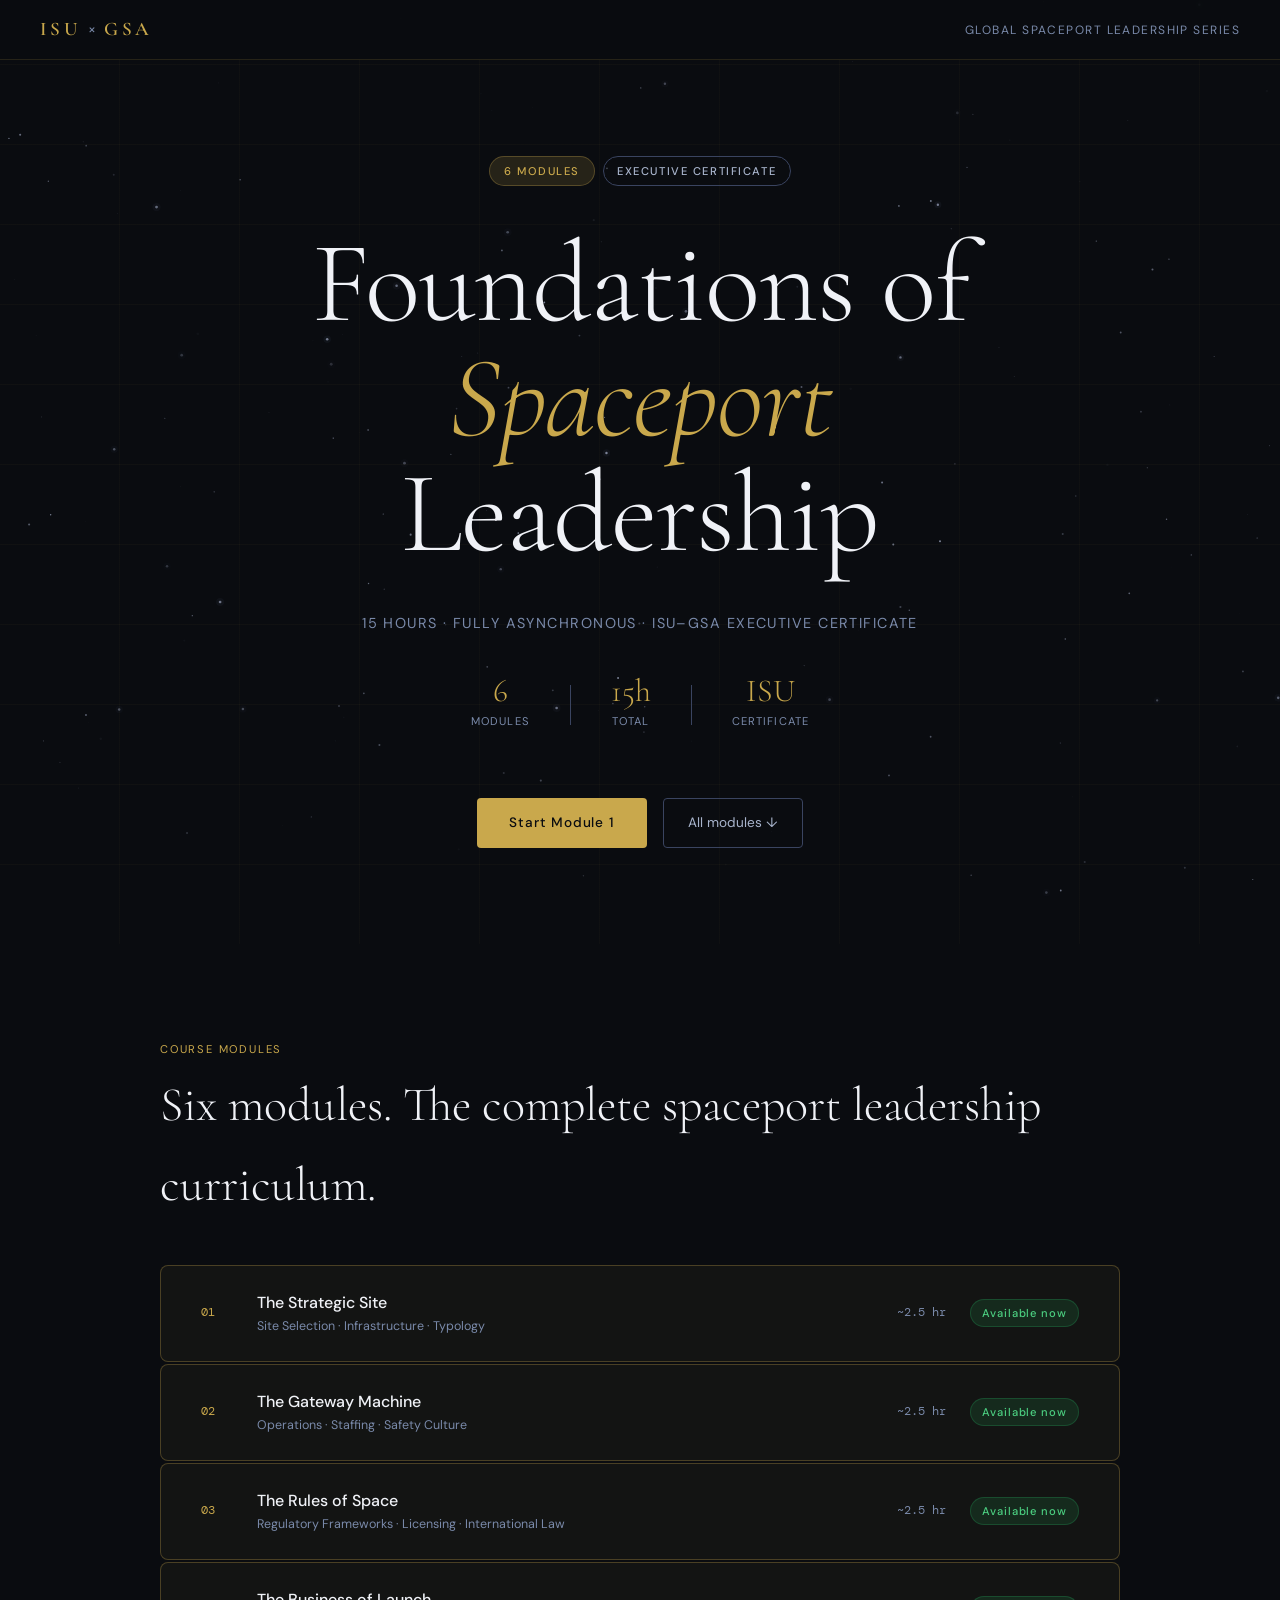
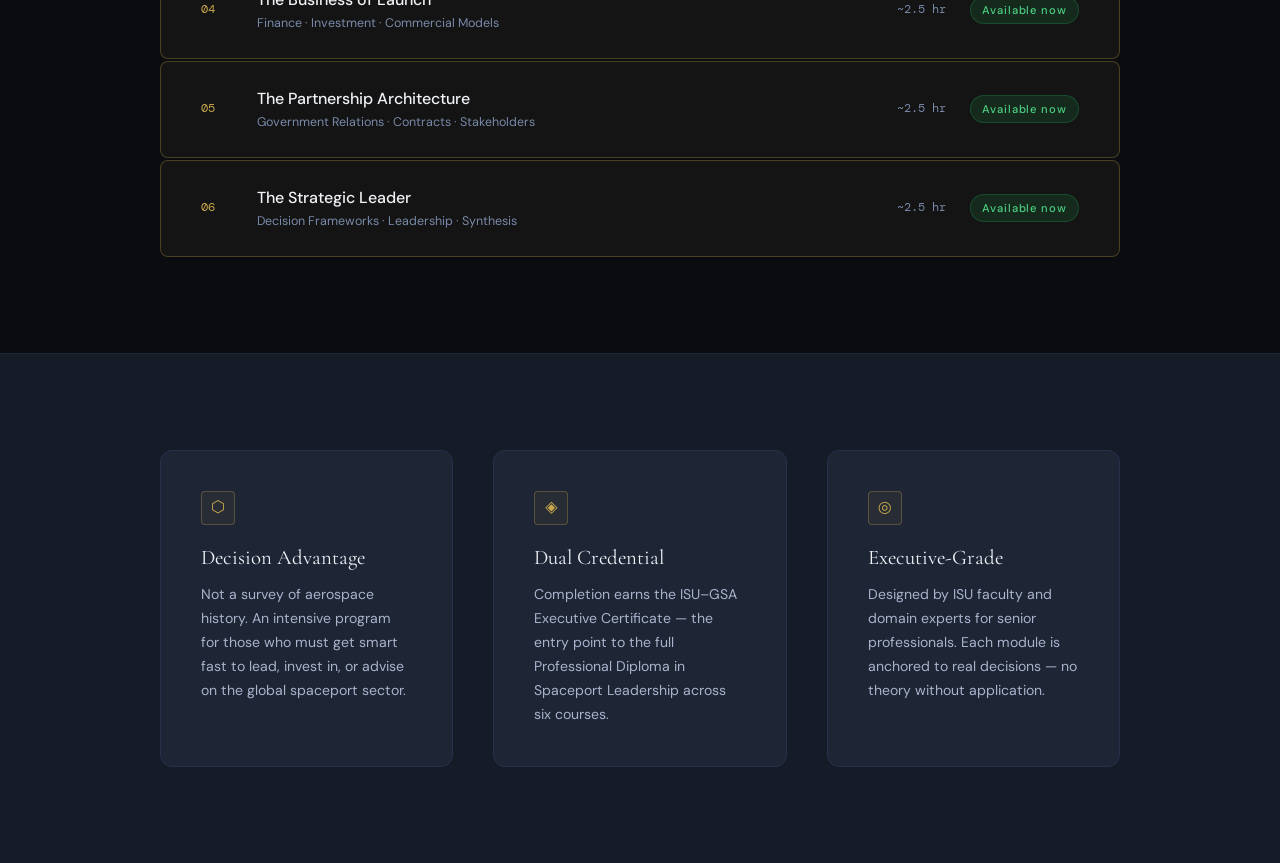
<file: index.html>
<!DOCTYPE html>
<html lang="en">
<head>
<meta charset="UTF-8">
<meta name="viewport" content="width=device-width, initial-scale=1.0">
<title>Foundations of Spaceport Leadership — ISU–GSA</title>
<link rel="preconnect" href="https://fonts.googleapis.com">
<link rel="preconnect" href="https://fonts.gstatic.com" crossorigin>
<link href="https://fonts.googleapis.com/css2?family=Cormorant+Garamond:ital,wght@0,300;0,400;0,600;1,300;1,400&family=DM+Sans:ital,opsz,wght@0,9..40,300;0,9..40,400;0,9..40,500;1,9..40,300&family=DM+Mono:wght@400;500&display=swap" rel="stylesheet">
<link rel="stylesheet" href="css/main.css">
</head>
<body class="landing-page">

  <canvas id="starfield"></canvas>

  <nav class="top-nav">
    <div class="nav-logos">
      <span class="nav-logo-text">ISU</span>
      <span class="nav-sep">×</span>
      <span class="nav-logo-text">GSA</span>
    </div>
    <div class="nav-right">
      <span class="nav-label">Global Spaceport Leadership Series</span>
    </div>
  </nav>

  <main class="hero">
    <div class="hero-eyebrow">
      <span class="pill">6 Modules</span>
      <span class="pill pill-outline">Executive Certificate</span>
    </div>

    <h1 class="hero-title">
      <span class="hero-title-line">Foundations of</span>
      <span class="hero-title-line hero-title-accent">Spaceport</span>
      <span class="hero-title-line">Leadership</span>
    </h1>

    <p class="hero-sub">15 hours · Fully asynchronous · ISU–GSA Executive Certificate</p>

    <div class="hero-meta">
      <div class="meta-item">
        <span class="meta-num">6</span>
        <span class="meta-label">Modules</span>
      </div>
      <div class="meta-div"></div>
      <div class="meta-item">
        <span class="meta-num">15h</span>
        <span class="meta-label">Total</span>
      </div>
      <div class="meta-div"></div>
      <div class="meta-item">
        <span class="meta-num">ISU</span>
        <span class="meta-label">Certificate</span>
      </div>
    </div>

    <div class="hero-cta">
      <a href="m1-strategic-site/index.html" class="btn-primary">Start Module 1</a>
      <a href="#modules" class="btn-ghost">All modules ↓</a>
    </div>
  </main>

  <section id="modules" class="module-preview">
    <div class="section-label">Course modules</div>
    <h2 class="section-title">Six modules. The complete spaceport leadership curriculum.</h2>
    <div class="modules-list">

      <a href="m1-strategic-site/index.html" class="module-row module-row-active">
        <span class="module-num">01</span>
        <div class="module-info">
          <span class="module-name">The Strategic Site</span>
          <span class="module-theme">Site Selection · Infrastructure · Typology</span>
        </div>
        <span class="module-dur">~2.5 hr</span>
        <span class="module-status status-available">Available now</span>
      </a>

      <a href="m2-gateway-machine/index.html" class="module-row module-row-active">
        <span class="module-num">02</span>
        <div class="module-info">
          <span class="module-name">The Gateway Machine</span>
          <span class="module-theme">Operations · Staffing · Safety Culture</span>
        </div>
        <span class="module-dur">~2.5 hr</span>
        <span class="module-status status-available">Available now</span>
      </a>

      <a href="m3-rules-of-space/index.html" class="module-row module-row-active">
        <span class="module-num">03</span>
        <div class="module-info">
          <span class="module-name">The Rules of Space</span>
          <span class="module-theme">Regulatory Frameworks · Licensing · International Law</span>
        </div>
        <span class="module-dur">~2.5 hr</span>
        <span class="module-status status-available">Available now</span>
      </a>

      <a href="m4-business-of-launch/index.html" class="module-row module-row-active">
        <span class="module-num">04</span>
        <div class="module-info">
          <span class="module-name">The Business of Launch</span>
          <span class="module-theme">Finance · Investment · Commercial Models</span>
        </div>
        <span class="module-dur">~2.5 hr</span>
        <span class="module-status status-available">Available now</span>
      </a>

      <a href="m5-partnership-architecture/index.html" class="module-row module-row-active">
        <span class="module-num">05</span>
        <div class="module-info">
          <span class="module-name">The Partnership Architecture</span>
          <span class="module-theme">Government Relations · Contracts · Stakeholders</span>
        </div>
        <span class="module-dur">~2.5 hr</span>
        <span class="module-status status-available">Available now</span>
      </a>

      <a href="m6-strategic-leader/index.html" class="module-row module-row-active">
        <span class="module-num">06</span>
        <div class="module-info">
          <span class="module-name">The Strategic Leader</span>
          <span class="module-theme">Decision Frameworks · Leadership · Synthesis</span>
        </div>
        <span class="module-dur">~2.5 hr</span>
        <span class="module-status status-available">Available now</span>
      </a>

    </div>
  </section>

  <section class="about-strip">
    <div class="about-grid">
      <div class="about-card">
        <div class="about-icon">⬡</div>
        <h3>Decision Advantage</h3>
        <p>Not a survey of aerospace history. An intensive program for those who must get smart fast to lead, invest in, or advise on the global spaceport sector.</p>
      </div>
      <div class="about-card">
        <div class="about-icon">◈</div>
        <h3>Dual Credential</h3>
        <p>Completion earns the ISU–GSA Executive Certificate — the entry point to the full Professional Diploma in Spaceport Leadership across six courses.</p>
      </div>
      <div class="about-card">
        <div class="about-icon">◎</div>
        <h3>Executive-Grade</h3>
        <p>Designed by ISU faculty and domain experts for senior professionals. Each module is anchored to real decisions — no theory without application.</p>
      </div>
    </div>
  </section>

  <script src="js/starfield.js"></script>
  <script>
    if (typeof initStarfield === 'function') initStarfield();
  </script>

</body>
</html>
</file>
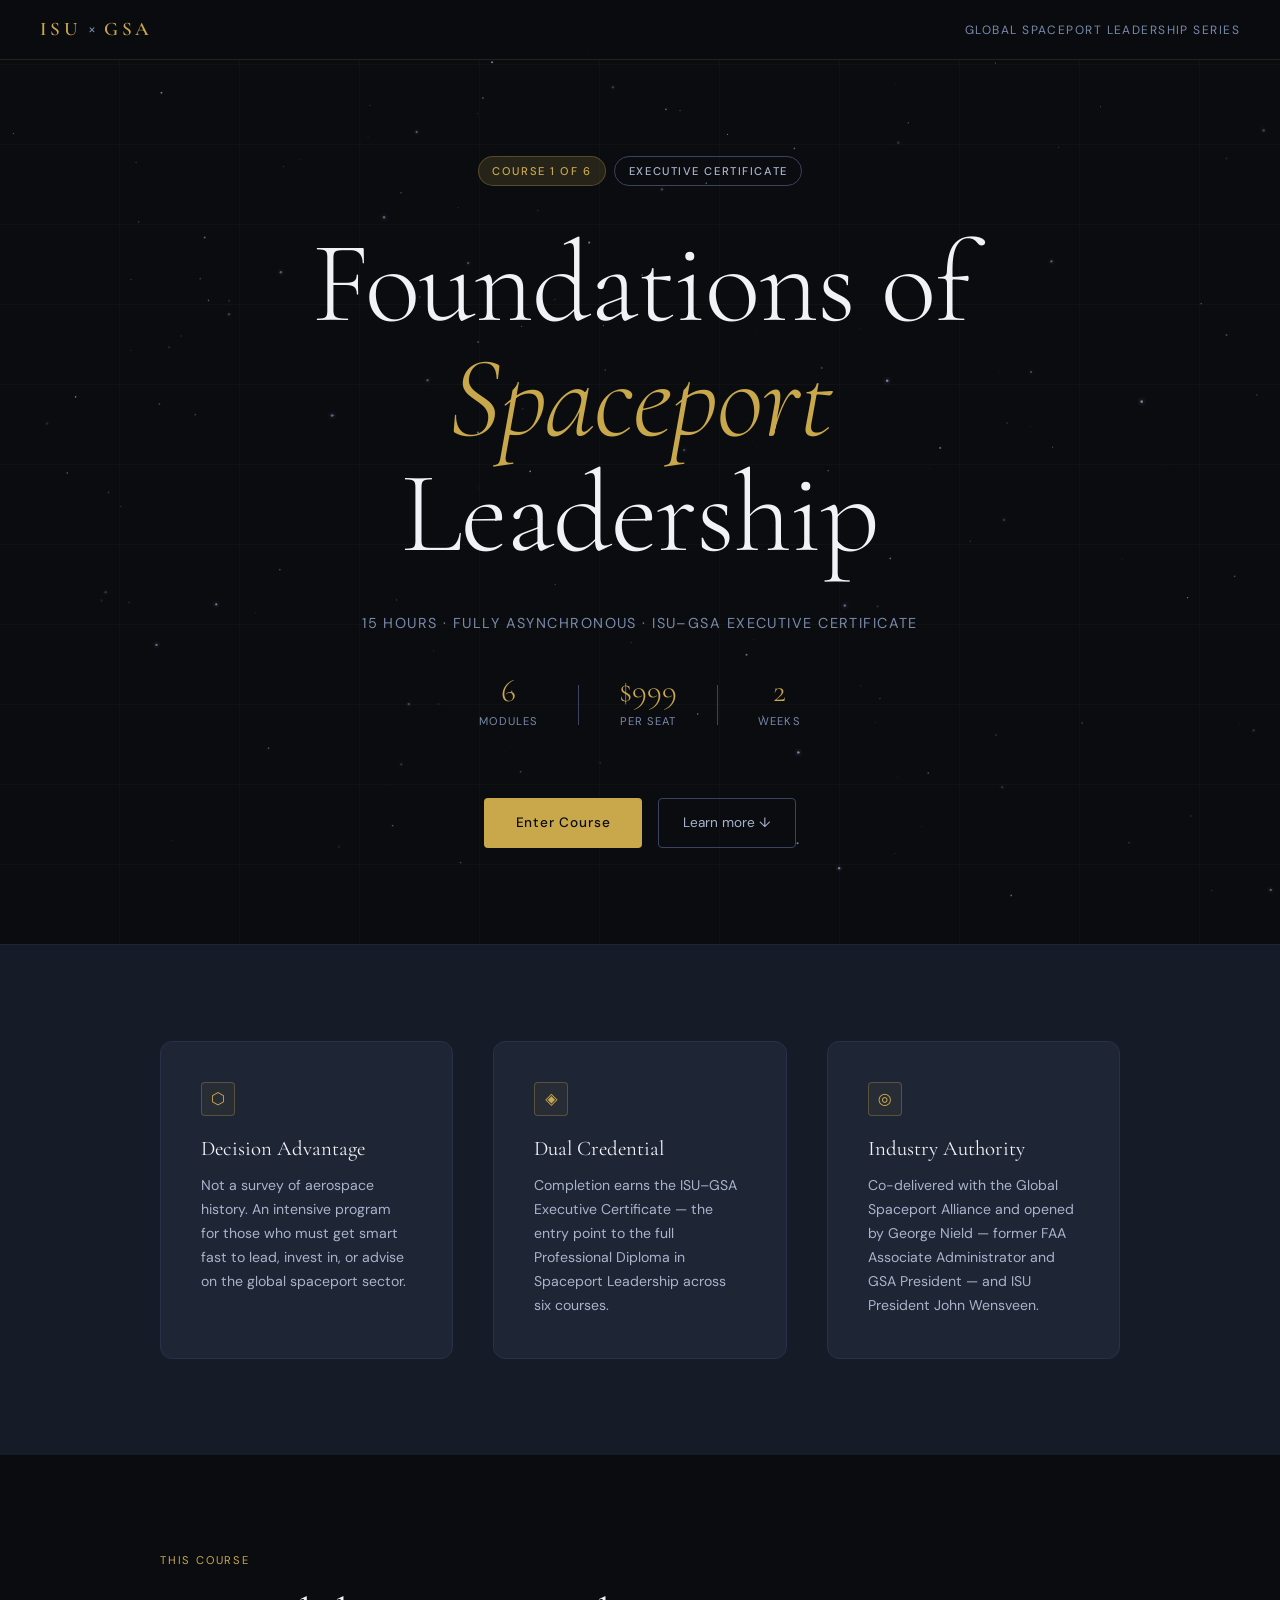
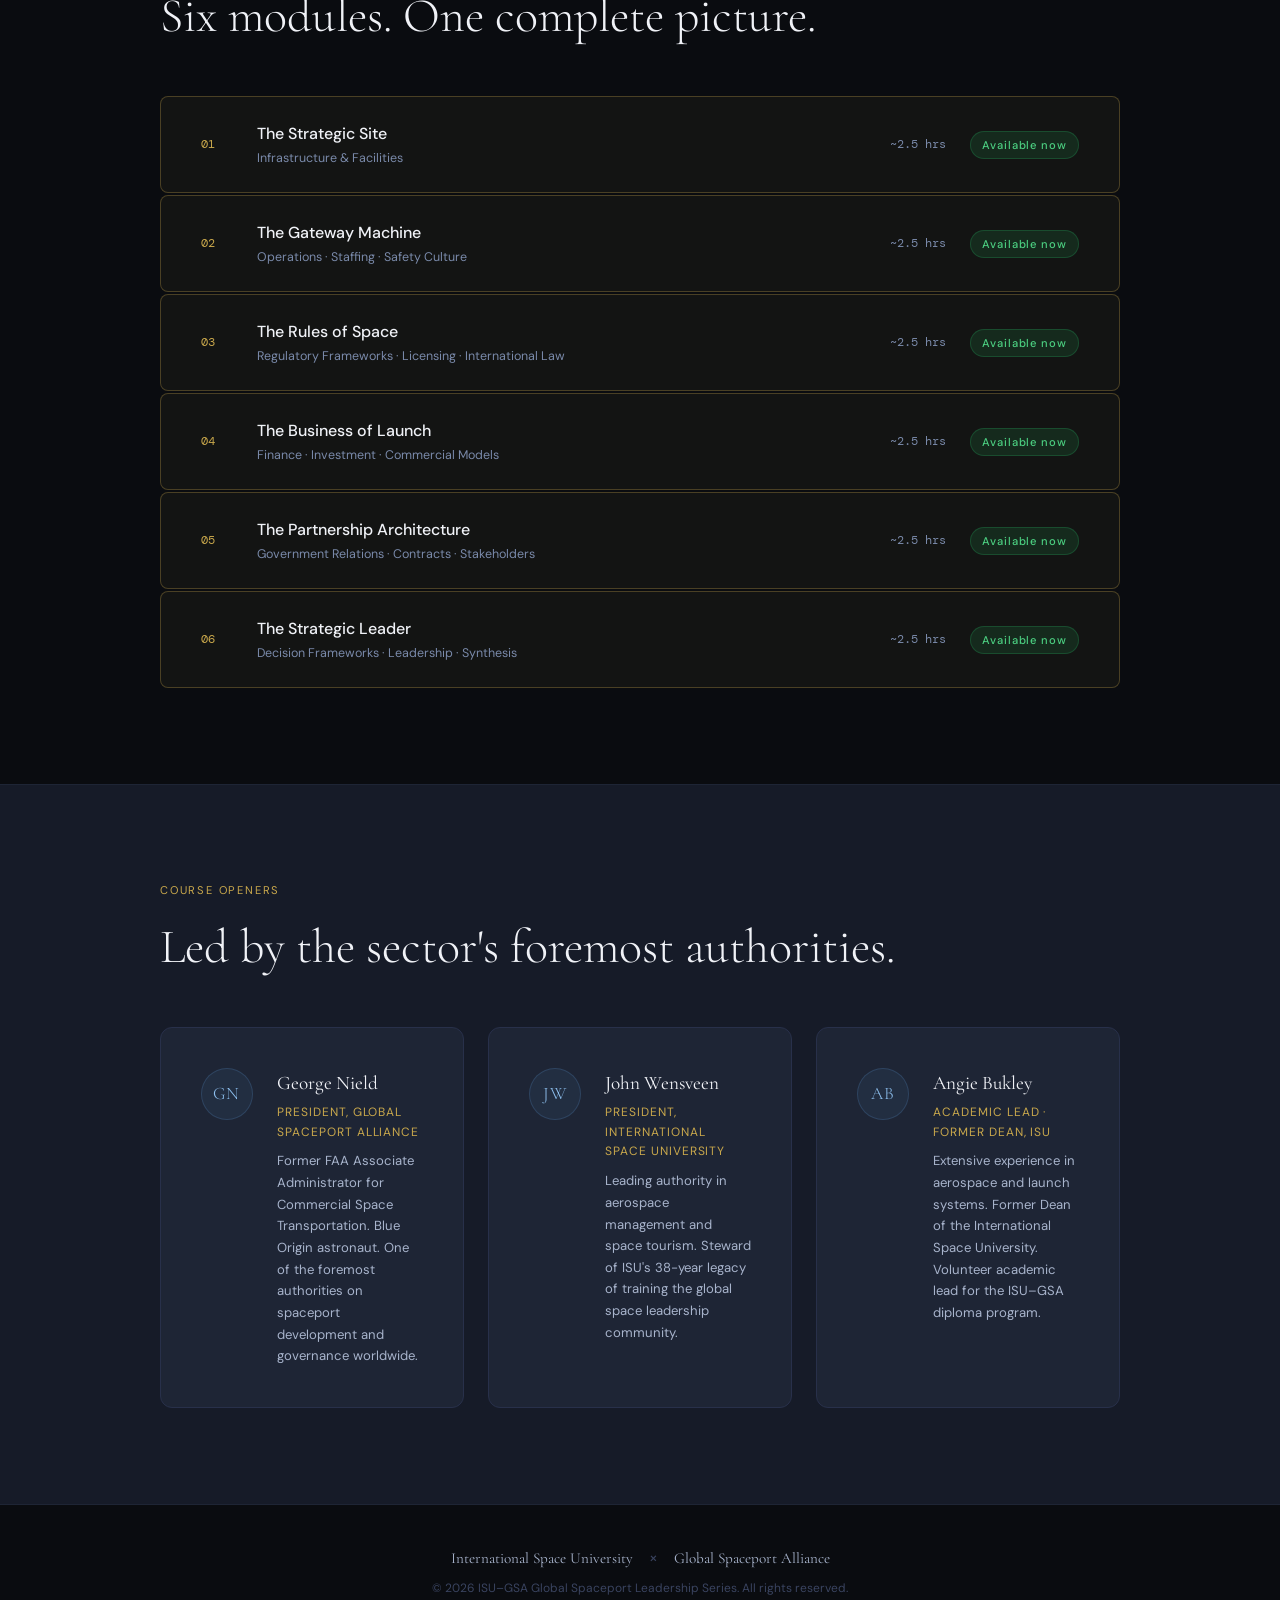
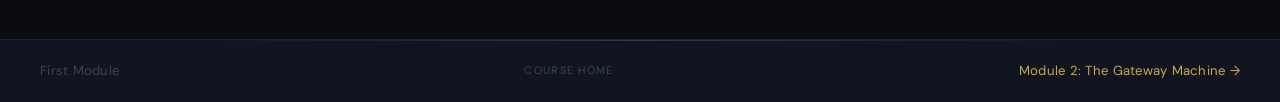
<file: m1-strategic-site/index.html>
<!DOCTYPE html>
<html lang="en">
<head>
<meta charset="UTF-8">
<meta name="viewport" content="width=device-width, initial-scale=1.0">
<title>Foundations of Spaceport Leadership — ISU–GSA</title>
<link rel="preconnect" href="https://fonts.googleapis.com">
<link rel="preconnect" href="https://fonts.gstatic.com" crossorigin>
<link href="https://fonts.googleapis.com/css2?family=Cormorant+Garamond:ital,wght@0,300;0,400;0,600;1,300;1,400&family=DM+Sans:ital,opsz,wght@0,9..40,300;0,9..40,400;0,9..40,500;1,9..40,300&family=DM+Mono:wght@400;500&display=swap" rel="stylesheet">
<link rel="stylesheet" href="css/main.css">
</head>
<body class="landing-page">

  <!-- Starfield canvas -->
  <canvas id="starfield"></canvas>

  <!-- Nav -->
  <nav class="top-nav">
    <div class="nav-logos">
      <span class="nav-logo-text">ISU</span>
      <span class="nav-sep">×</span>
      <span class="nav-logo-text">GSA</span>
    </div>
    <div class="nav-right">
      <span class="nav-label">Global Spaceport Leadership Series</span>
    </div>
  </nav>

  <!-- Hero -->
  <main class="hero">
    <div class="hero-eyebrow">
      <span class="pill">Course 1 of 6</span>
      <span class="pill pill-outline">Executive Certificate</span>
    </div>

    <h1 class="hero-title">
      <span class="hero-title-line">Foundations of</span>
      <span class="hero-title-line hero-title-accent">Spaceport</span>
      <span class="hero-title-line">Leadership</span>
    </h1>

    <p class="hero-sub">15 hours · Fully asynchronous · ISU–GSA Executive Certificate</p>

    <div class="hero-meta">
      <div class="meta-item">
        <span class="meta-num">6</span>
        <span class="meta-label">Modules</span>
      </div>
      <div class="meta-div"></div>
      <div class="meta-item">
        <span class="meta-num">$999</span>
        <span class="meta-label">Per seat</span>
      </div>
      <div class="meta-div"></div>
      <div class="meta-item">
        <span class="meta-num">2</span>
        <span class="meta-label">Weeks</span>
      </div>
    </div>

    <div class="hero-cta">
      <a href="course.html" class="btn-primary">Enter Course</a>
      <a href="#about" class="btn-ghost">Learn more ↓</a>
    </div>
  </main>

  <!-- About strip -->
  <section id="about" class="about-strip">
    <div class="about-grid">
      <div class="about-card">
        <div class="about-icon">⬡</div>
        <h3>Decision Advantage</h3>
        <p>Not a survey of aerospace history. An intensive program for those who must get smart fast to lead, invest in, or advise on the global spaceport sector.</p>
      </div>
      <div class="about-card">
        <div class="about-icon">◈</div>
        <h3>Dual Credential</h3>
        <p>Completion earns the ISU–GSA Executive Certificate — the entry point to the full Professional Diploma in Spaceport Leadership across six courses.</p>
      </div>
      <div class="about-card">
        <div class="about-icon">◎</div>
        <h3>Industry Authority</h3>
        <p>Co-delivered with the Global Spaceport Alliance and opened by George Nield — former FAA Associate Administrator and GSA President — and ISU President John Wensveen.</p>
      </div>
    </div>
  </section>

  <!-- Module preview -->
  <section class="module-preview">
    <div class="section-label">This course</div>
    <h2 class="section-title">Six modules. One complete picture.</h2>
    <div class="modules-list">
      <a href="course.html" class="module-row module-row-active">
        <span class="module-num">01</span>
        <div class="module-info">
          <span class="module-name">The Strategic Site</span>
          <span class="module-theme">Infrastructure &amp; Facilities</span>
        </div>
        <span class="module-dur">~2.5 hrs</span>
        <span class="module-status status-available">Available now</span>
      </a>
      <a href="../m2-gateway-machine/index.html" class="module-row module-row-active">
        <span class="module-num">02</span>
        <div class="module-info">
          <span class="module-name">The Gateway Machine</span>
          <span class="module-theme">Operations · Staffing · Safety Culture</span>
        </div>
        <span class="module-dur">~2.5 hrs</span>
        <span class="module-status status-available">Available now</span>
      </a>
      <a href="../m3-rules-of-space/index.html" class="module-row module-row-active">
        <span class="module-num">03</span>
        <div class="module-info">
          <span class="module-name">The Rules of Space</span>
          <span class="module-theme">Regulatory Frameworks · Licensing · International Law</span>
        </div>
        <span class="module-dur">~2.5 hrs</span>
        <span class="module-status status-available">Available now</span>
      </a>
      <a href="../m4-business-of-launch/index.html" class="module-row module-row-active">
        <span class="module-num">04</span>
        <div class="module-info">
          <span class="module-name">The Business of Launch</span>
          <span class="module-theme">Finance · Investment · Commercial Models</span>
        </div>
        <span class="module-dur">~2.5 hrs</span>
        <span class="module-status status-available">Available now</span>
      </a>
      <a href="../m5-partnership-architecture/index.html" class="module-row module-row-active">
        <span class="module-num">05</span>
        <div class="module-info">
          <span class="module-name">The Partnership Architecture</span>
          <span class="module-theme">Government Relations · Contracts · Stakeholders</span>
        </div>
        <span class="module-dur">~2.5 hrs</span>
        <span class="module-status status-available">Available now</span>
      </a>
      <a href="../m6-strategic-leader/index.html" class="module-row module-row-active">
        <span class="module-num">06</span>
        <div class="module-info">
          <span class="module-name">The Strategic Leader</span>
          <span class="module-theme">Decision Frameworks · Leadership · Synthesis</span>
        </div>
        <span class="module-dur">~2.5 hrs</span>
        <span class="module-status status-available">Available now</span>
      </a>
    </div>
  </section>

  <!-- Instructors -->
  <section class="instructors">
    <div class="section-label">Course openers</div>
    <h2 class="section-title">Led by the sector's foremost authorities.</h2>
    <div class="instructor-grid">
      <div class="instructor-card">
        <div class="instructor-initials">GN</div>
        <div class="instructor-info">
          <h3>George Nield</h3>
          <p class="instructor-title">President, Global Spaceport Alliance</p>
          <p class="instructor-bio">Former FAA Associate Administrator for Commercial Space Transportation. Blue Origin astronaut. One of the foremost authorities on spaceport development and governance worldwide.</p>
        </div>
      </div>
      <div class="instructor-card">
        <div class="instructor-initials">JW</div>
        <div class="instructor-info">
          <h3>John Wensveen</h3>
          <p class="instructor-title">President, International Space University</p>
          <p class="instructor-bio">Leading authority in aerospace management and space tourism. Steward of ISU's 38-year legacy of training the global space leadership community.</p>
        </div>
      </div>
      <div class="instructor-card">
        <div class="instructor-initials">AB</div>
        <div class="instructor-info">
          <h3>Angie Bukley</h3>
          <p class="instructor-title">Academic Lead · Former Dean, ISU</p>
          <p class="instructor-bio">Extensive experience in aerospace and launch systems. Former Dean of the International Space University. Volunteer academic lead for the ISU–GSA diploma program.</p>
        </div>
      </div>
    </div>
  </section>

  <footer class="site-footer">
    <div class="footer-logos">
      <span class="footer-logo">International Space University</span>
      <span class="footer-sep">×</span>
      <span class="footer-logo">Global Spaceport Alliance</span>
    </div>
    <p class="footer-copy">© 2026 ISU–GSA Global Spaceport Leadership Series. All rights reserved.</p>
  </footer>

  <div class="module-nav-footer">
    <span class="nav-prev" style="opacity:0.4; cursor:default;">First Module</span>
    <a href="../index.html" class="nav-home">Course Home</a>
    <a href="../m2-gateway-machine/index.html" class="nav-next">Module 2: The Gateway Machine →</a>
  </div>

<script src="js/starfield.js"></script>
</body>
</html>
</file>
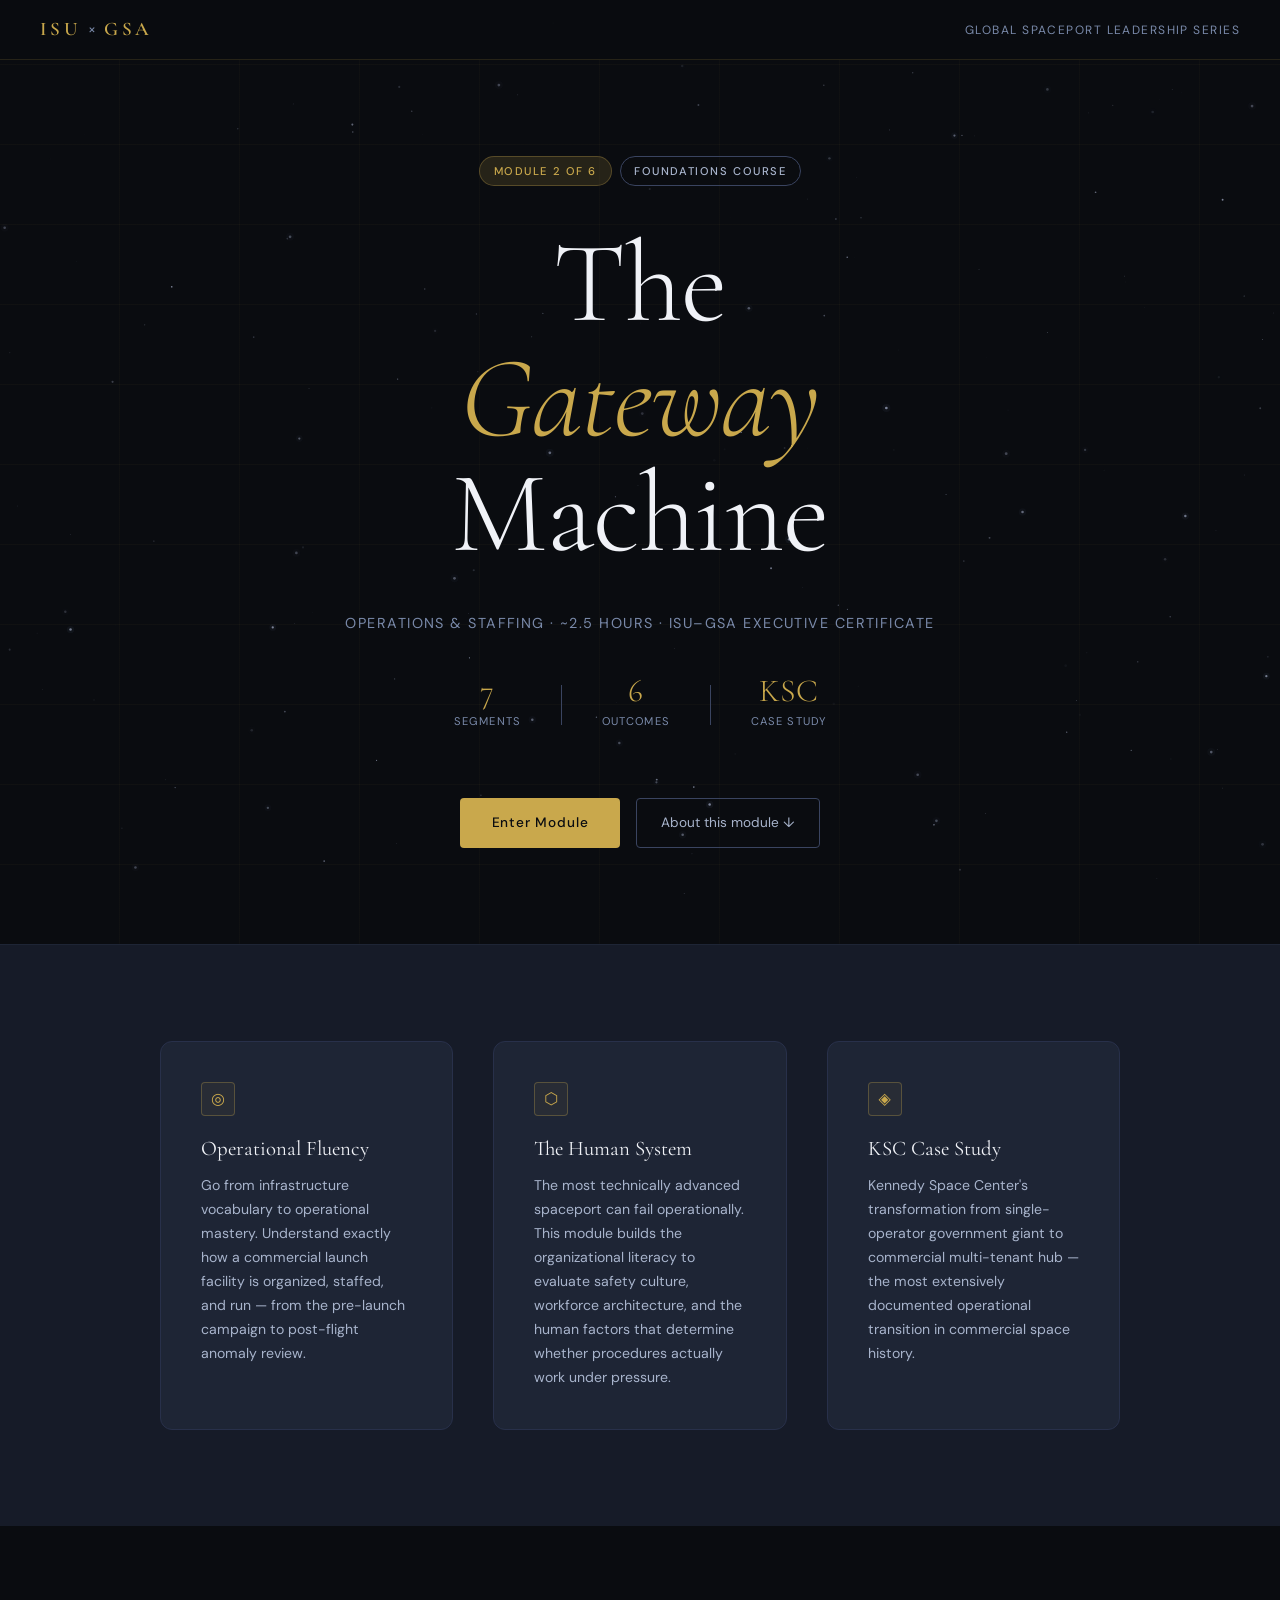
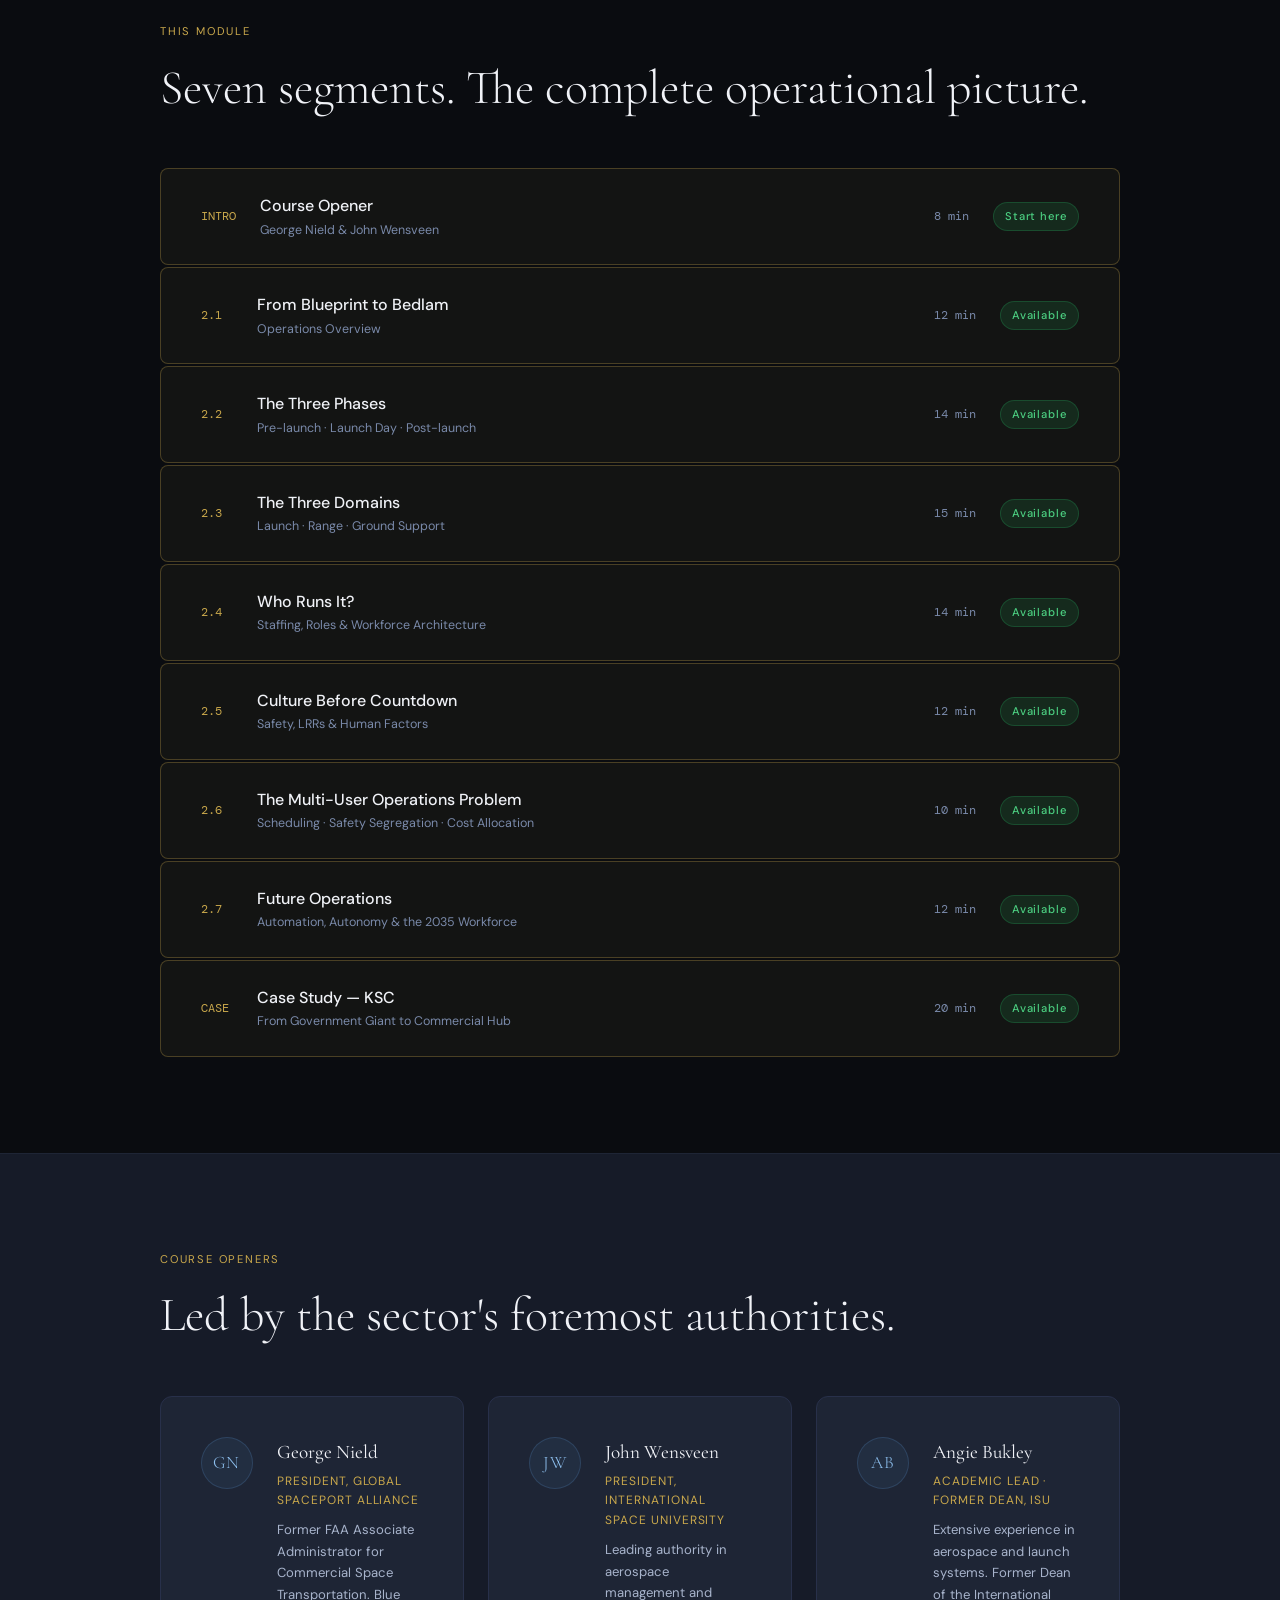
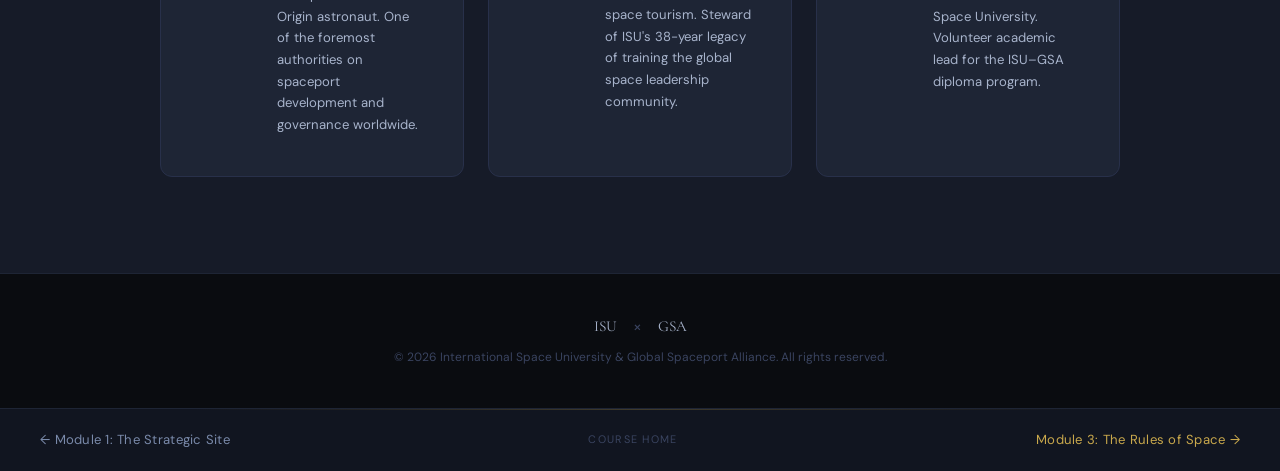
<file: m2-gateway-machine/index.html>
<!DOCTYPE html>
<html lang="en">
<head>
<meta charset="UTF-8">
<meta name="viewport" content="width=device-width, initial-scale=1.0">
<title>Module 2 — The Gateway Machine | ISU–GSA Spaceport Leadership</title>
<link rel="preconnect" href="https://fonts.googleapis.com">
<link rel="preconnect" href="https://fonts.gstatic.com" crossorigin>
<link href="https://fonts.googleapis.com/css2?family=Cormorant+Garamond:ital,wght@0,300;0,400;0,600;1,300;1,400&family=DM+Sans:ital,opsz,wght@0,9..40,300;0,9..40,400;0,9..40,500;1,9..40,300&family=DM+Mono:wght@400;500&display=swap" rel="stylesheet">
<link rel="stylesheet" href="css/main.css">
</head>
<body class="landing-page">

  <canvas id="starfield"></canvas>

  <nav class="top-nav">
    <div class="nav-logos">
      <span class="nav-logo-text">ISU</span>
      <span class="nav-sep">×</span>
      <span class="nav-logo-text">GSA</span>
    </div>
    <div class="nav-right">
      <span class="nav-label">Global Spaceport Leadership Series</span>
    </div>
  </nav>

  <main class="hero">
    <div class="hero-eyebrow">
      <span class="pill">Module 2 of 6</span>
      <span class="pill pill-outline">Foundations Course</span>
    </div>

    <h1 class="hero-title">
      <span class="hero-title-line">The</span>
      <span class="hero-title-line hero-title-accent">Gateway</span>
      <span class="hero-title-line">Machine</span>
    </h1>

    <p class="hero-sub">Operations &amp; Staffing · ~2.5 hours · ISU–GSA Executive Certificate</p>

    <div class="hero-meta">
      <div class="meta-item">
        <span class="meta-num">7</span>
        <span class="meta-label">Segments</span>
      </div>
      <div class="meta-div"></div>
      <div class="meta-item">
        <span class="meta-num">6</span>
        <span class="meta-label">Outcomes</span>
      </div>
      <div class="meta-div"></div>
      <div class="meta-item">
        <span class="meta-num">KSC</span>
        <span class="meta-label">Case Study</span>
      </div>
    </div>

    <div class="hero-cta">
      <a href="course.html" class="btn-primary">Enter Module</a>
      <a href="#about" class="btn-ghost">About this module ↓</a>
    </div>
  </main>

  <section id="about" class="about-strip">
    <div class="about-grid">
      <div class="about-card">
        <div class="about-icon">◎</div>
        <h3>Operational Fluency</h3>
        <p>Go from infrastructure vocabulary to operational mastery. Understand exactly how a commercial launch facility is organized, staffed, and run — from the pre-launch campaign to post-flight anomaly review.</p>
      </div>
      <div class="about-card">
        <div class="about-icon">⬡</div>
        <h3>The Human System</h3>
        <p>The most technically advanced spaceport can fail operationally. This module builds the organizational literacy to evaluate safety culture, workforce architecture, and the human factors that determine whether procedures actually work under pressure.</p>
      </div>
      <div class="about-card">
        <div class="about-icon">◈</div>
        <h3>KSC Case Study</h3>
        <p>Kennedy Space Center's transformation from single-operator government giant to commercial multi-tenant hub — the most extensively documented operational transition in commercial space history.</p>
      </div>
    </div>
  </section>

  <section class="module-preview">
    <div class="section-label">This module</div>
    <h2 class="section-title">Seven segments. The complete operational picture.</h2>
    <div class="modules-list">
      <a href="course.html" class="module-row module-row-active" onclick="sessionStorage.setItem('m2_seg','intro'); return true;">
        <span class="module-num">INTRO</span>
        <div class="module-info">
          <span class="module-name">Course Opener</span>
          <span class="module-theme">George Nield &amp; John Wensveen</span>
        </div>
        <span class="module-dur">8 min</span>
        <span class="module-status status-available">Start here</span>
      </a>
      <a href="course.html" class="module-row module-row-active">
        <span class="module-num">2.1</span>
        <div class="module-info">
          <span class="module-name">From Blueprint to Bedlam</span>
          <span class="module-theme">Operations Overview</span>
        </div>
        <span class="module-dur">12 min</span>
        <span class="module-status status-available">Available</span>
      </a>
      <a href="course.html" class="module-row module-row-active">
        <span class="module-num">2.2</span>
        <div class="module-info">
          <span class="module-name">The Three Phases</span>
          <span class="module-theme">Pre-launch · Launch Day · Post-launch</span>
        </div>
        <span class="module-dur">14 min</span>
        <span class="module-status status-available">Available</span>
      </a>
      <a href="course.html" class="module-row module-row-active">
        <span class="module-num">2.3</span>
        <div class="module-info">
          <span class="module-name">The Three Domains</span>
          <span class="module-theme">Launch · Range · Ground Support</span>
        </div>
        <span class="module-dur">15 min</span>
        <span class="module-status status-available">Available</span>
      </a>
      <a href="course.html" class="module-row module-row-active">
        <span class="module-num">2.4</span>
        <div class="module-info">
          <span class="module-name">Who Runs It?</span>
          <span class="module-theme">Staffing, Roles &amp; Workforce Architecture</span>
        </div>
        <span class="module-dur">14 min</span>
        <span class="module-status status-available">Available</span>
      </a>
      <a href="course.html" class="module-row module-row-active">
        <span class="module-num">2.5</span>
        <div class="module-info">
          <span class="module-name">Culture Before Countdown</span>
          <span class="module-theme">Safety, LRRs &amp; Human Factors</span>
        </div>
        <span class="module-dur">12 min</span>
        <span class="module-status status-available">Available</span>
      </a>
      <a href="course.html" class="module-row module-row-active">
        <span class="module-num">2.6</span>
        <div class="module-info">
          <span class="module-name">The Multi-User Operations Problem</span>
          <span class="module-theme">Scheduling · Safety Segregation · Cost Allocation</span>
        </div>
        <span class="module-dur">10 min</span>
        <span class="module-status status-available">Available</span>
      </a>
      <a href="course.html" class="module-row module-row-active">
        <span class="module-num">2.7</span>
        <div class="module-info">
          <span class="module-name">Future Operations</span>
          <span class="module-theme">Automation, Autonomy &amp; the 2035 Workforce</span>
        </div>
        <span class="module-dur">12 min</span>
        <span class="module-status status-available">Available</span>
      </a>
      <a href="course.html" class="module-row module-row-active">
        <span class="module-num">CASE</span>
        <div class="module-info">
          <span class="module-name">Case Study — KSC</span>
          <span class="module-theme">From Government Giant to Commercial Hub</span>
        </div>
        <span class="module-dur">20 min</span>
        <span class="module-status status-available">Available</span>
      </a>
    </div>
  </section>

  <section class="instructors">
    <div class="section-label">Course openers</div>
    <h2 class="section-title">Led by the sector's foremost authorities.</h2>
    <div class="instructor-grid">
      <div class="instructor-card">
        <div class="instructor-initials">GN</div>
        <div class="instructor-info">
          <h3>George Nield</h3>
          <p class="instructor-title">President, Global Spaceport Alliance</p>
          <p class="instructor-bio">Former FAA Associate Administrator for Commercial Space Transportation. Blue Origin astronaut. One of the foremost authorities on spaceport development and governance worldwide.</p>
        </div>
      </div>
      <div class="instructor-card">
        <div class="instructor-initials">JW</div>
        <div class="instructor-info">
          <h3>John Wensveen</h3>
          <p class="instructor-title">President, International Space University</p>
          <p class="instructor-bio">Leading authority in aerospace management and space tourism. Steward of ISU's 38-year legacy of training the global space leadership community.</p>
        </div>
      </div>
      <div class="instructor-card">
        <div class="instructor-initials">AB</div>
        <div class="instructor-info">
          <h3>Angie Bukley</h3>
          <p class="instructor-title">Academic Lead · Former Dean, ISU</p>
          <p class="instructor-bio">Extensive experience in aerospace and launch systems. Former Dean of the International Space University. Volunteer academic lead for the ISU–GSA diploma program.</p>
        </div>
      </div>
    </div>
  </section>

  <footer class="site-footer">
    <div class="footer-logos">
      <span class="footer-logo">ISU</span>
      <span class="footer-sep">×</span>
      <span class="footer-logo">GSA</span>
    </div>
    <p class="footer-copy">© 2026 International Space University &amp; Global Spaceport Alliance. All rights reserved.</p>
  </footer>

  <div class="module-nav-footer">
    <a href="../m1-strategic-site/index.html" class="nav-prev">← Module 1: The Strategic Site</a>
    <a href="../index.html" class="nav-home">Course Home</a>
    <a href="../m3-rules-of-space/index.html" class="nav-next">Module 3: The Rules of Space →</a>
  </div>

  <script src="js/starfield.js"></script>
</body>
</html>
</file>
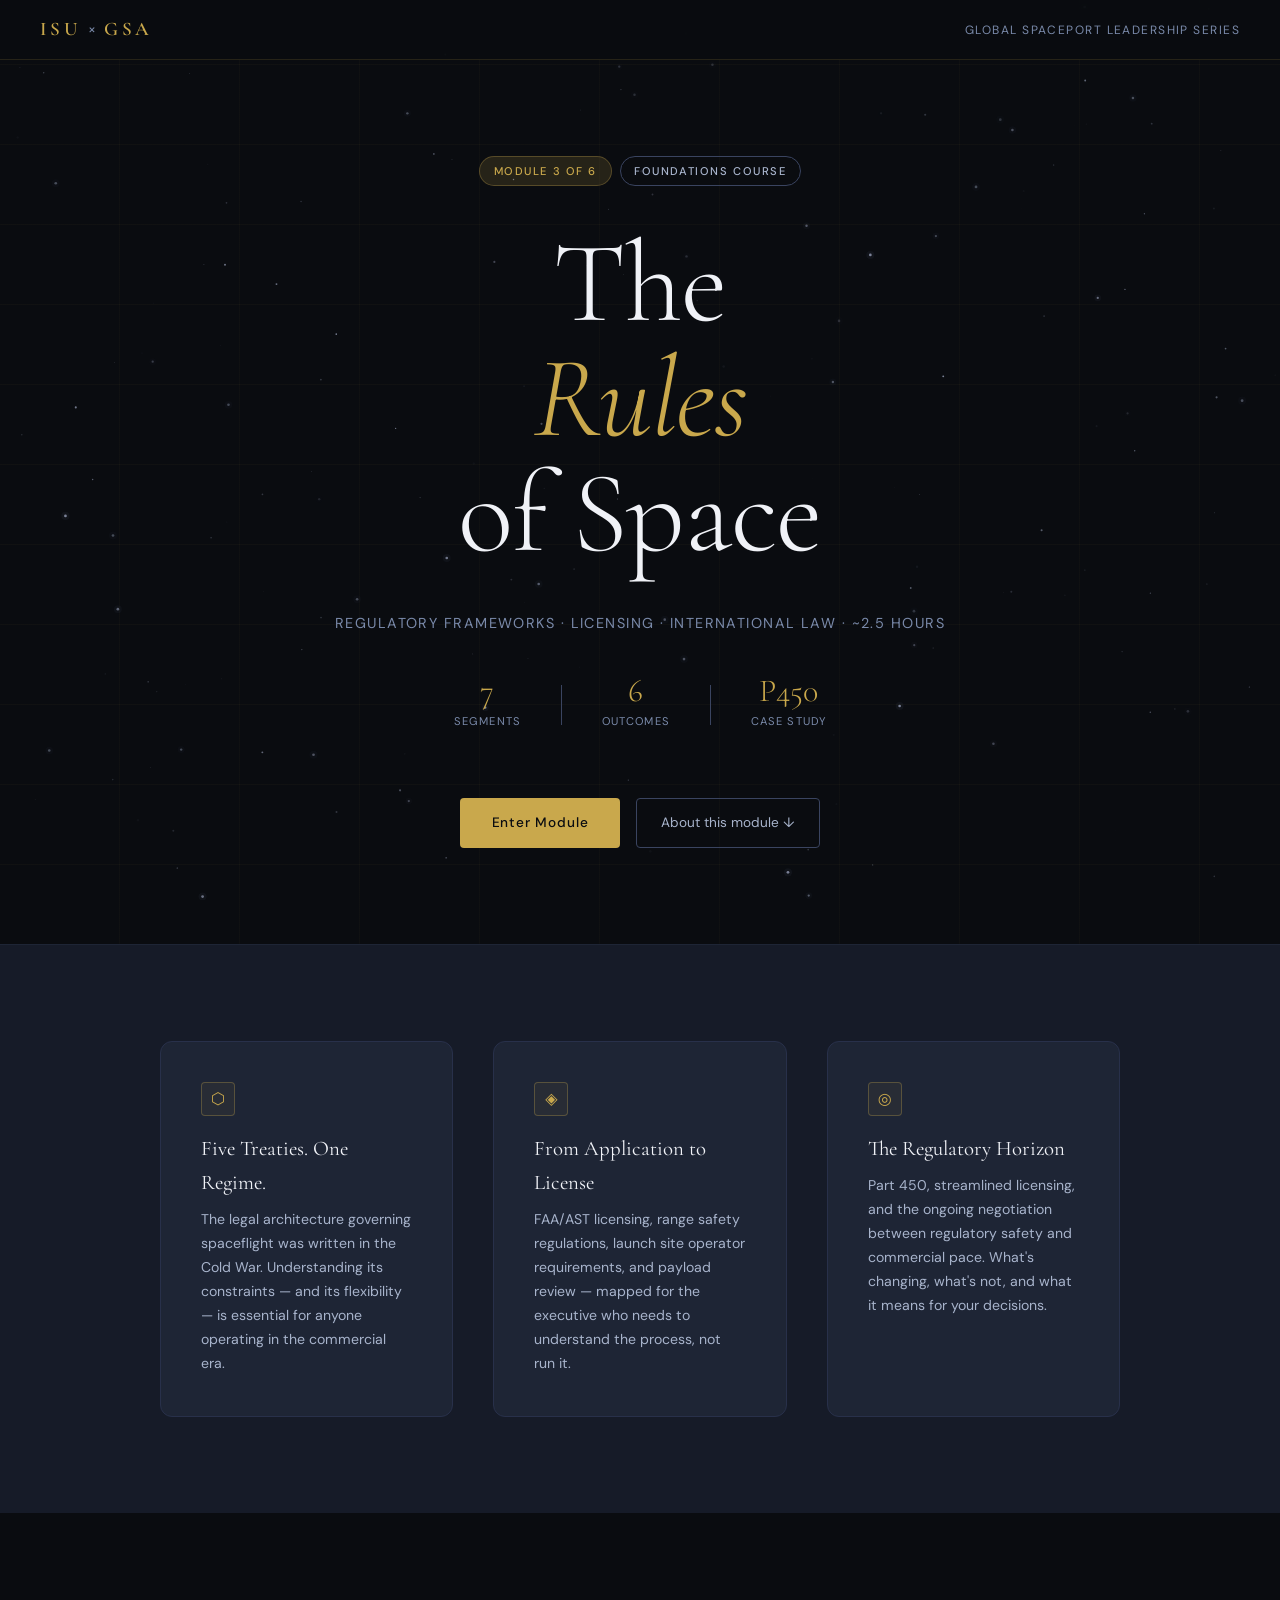
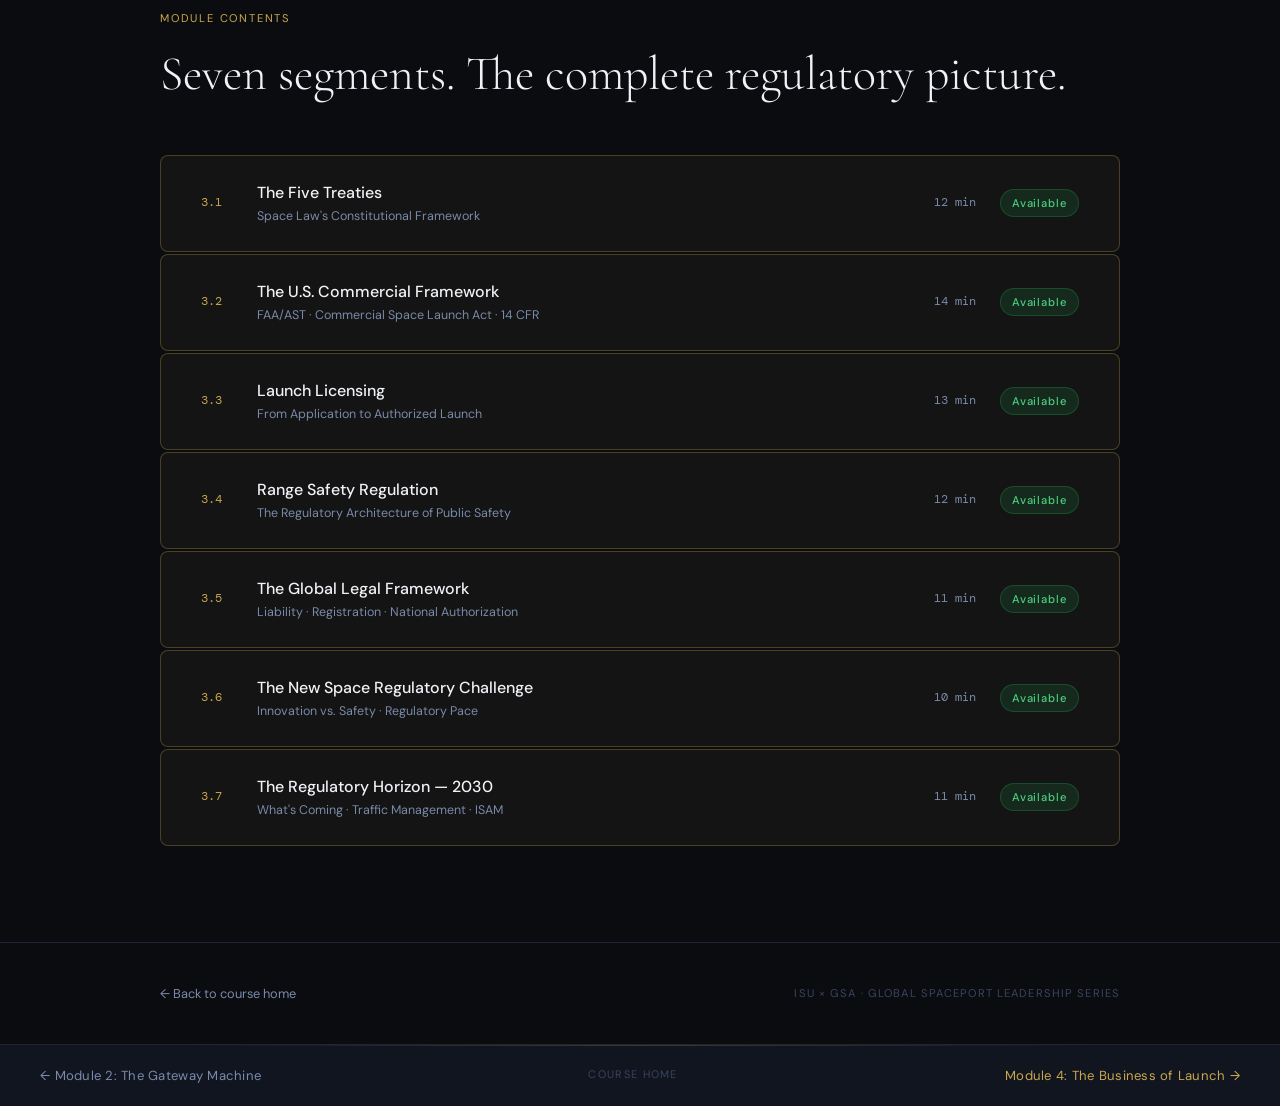
<file: m3-rules-of-space/index.html>
<!DOCTYPE html>
<html lang="en">
<head>
<meta charset="UTF-8">
<meta name="viewport" content="width=device-width, initial-scale=1.0">
<title>Module 3 — The Rules of Space | ISU–GSA Spaceport Leadership</title>
<link rel="preconnect" href="https://fonts.googleapis.com">
<link rel="preconnect" href="https://fonts.gstatic.com" crossorigin>
<link href="https://fonts.googleapis.com/css2?family=Cormorant+Garamond:ital,wght@0,300;0,400;0,600;1,300;1,400&family=DM+Sans:ital,opsz,wght@0,9..40,300;0,9..40,400;0,9..40,500;1,9..40,300&family=DM+Mono:wght@400;500&display=swap" rel="stylesheet">
<link rel="stylesheet" href="css/main.css">
</head>
<body class="landing-page">

  <canvas id="starfield"></canvas>

  <nav class="top-nav">
    <div class="nav-logos">
      <span class="nav-logo-text">ISU</span>
      <span class="nav-sep">×</span>
      <span class="nav-logo-text">GSA</span>
    </div>
    <div class="nav-right">
      <span class="nav-label">Global Spaceport Leadership Series</span>
    </div>
  </nav>

  <main class="hero">
    <div class="hero-eyebrow">
      <span class="pill">Module 3 of 6</span>
      <span class="pill pill-outline">Foundations Course</span>
    </div>

    <h1 class="hero-title">
      <span class="hero-title-line">The</span>
      <span class="hero-title-line hero-title-accent">Rules</span>
      <span class="hero-title-line">of Space</span>
    </h1>

    <p class="hero-sub">Regulatory Frameworks · Licensing · International Law · ~2.5 hours</p>

    <div class="hero-meta">
      <div class="meta-item">
        <span class="meta-num">7</span>
        <span class="meta-label">Segments</span>
      </div>
      <div class="meta-div"></div>
      <div class="meta-item">
        <span class="meta-num">6</span>
        <span class="meta-label">Outcomes</span>
      </div>
      <div class="meta-div"></div>
      <div class="meta-item">
        <span class="meta-num">P450</span>
        <span class="meta-label">Case Study</span>
      </div>
    </div>

    <div class="hero-cta">
      <a href="course.html" class="btn-primary">Enter Module</a>
      <a href="#about" class="btn-ghost">About this module ↓</a>
    </div>
  </main>

  <section id="about" class="about-strip">
    <div class="about-grid">
      <div class="about-card">
        <div class="about-icon">⬡</div>
        <h3>Five Treaties. One Regime.</h3>
        <p>The legal architecture governing spaceflight was written in the Cold War. Understanding its constraints — and its flexibility — is essential for anyone operating in the commercial era.</p>
      </div>
      <div class="about-card">
        <div class="about-icon">◈</div>
        <h3>From Application to License</h3>
        <p>FAA/AST licensing, range safety regulations, launch site operator requirements, and payload review — mapped for the executive who needs to understand the process, not run it.</p>
      </div>
      <div class="about-card">
        <div class="about-icon">◎</div>
        <h3>The Regulatory Horizon</h3>
        <p>Part 450, streamlined licensing, and the ongoing negotiation between regulatory safety and commercial pace. What's changing, what's not, and what it means for your decisions.</p>
      </div>
    </div>
  </section>

  <section class="module-preview">
    <div class="section-label">Module contents</div>
    <h2 class="section-title">Seven segments. The complete regulatory picture.</h2>
    <div class="modules-list">
      <a href="course.html" class="module-row module-row-active">
        <span class="module-num">3.1</span>
        <div class="module-info">
          <span class="module-name">The Five Treaties</span>
          <span class="module-theme">Space Law's Constitutional Framework</span>
        </div>
        <span class="module-dur">12 min</span>
        <span class="module-status status-available">Available</span>
      </a>
      <a href="course.html" class="module-row module-row-active">
        <span class="module-num">3.2</span>
        <div class="module-info">
          <span class="module-name">The U.S. Commercial Framework</span>
          <span class="module-theme">FAA/AST · Commercial Space Launch Act · 14 CFR</span>
        </div>
        <span class="module-dur">14 min</span>
        <span class="module-status status-available">Available</span>
      </a>
      <a href="course.html" class="module-row module-row-active">
        <span class="module-num">3.3</span>
        <div class="module-info">
          <span class="module-name">Launch Licensing</span>
          <span class="module-theme">From Application to Authorized Launch</span>
        </div>
        <span class="module-dur">13 min</span>
        <span class="module-status status-available">Available</span>
      </a>
      <a href="course.html" class="module-row module-row-active">
        <span class="module-num">3.4</span>
        <div class="module-info">
          <span class="module-name">Range Safety Regulation</span>
          <span class="module-theme">The Regulatory Architecture of Public Safety</span>
        </div>
        <span class="module-dur">12 min</span>
        <span class="module-status status-available">Available</span>
      </a>
      <a href="course.html" class="module-row module-row-active">
        <span class="module-num">3.5</span>
        <div class="module-info">
          <span class="module-name">The Global Legal Framework</span>
          <span class="module-theme">Liability · Registration · National Authorization</span>
        </div>
        <span class="module-dur">11 min</span>
        <span class="module-status status-available">Available</span>
      </a>
      <a href="course.html" class="module-row module-row-active">
        <span class="module-num">3.6</span>
        <div class="module-info">
          <span class="module-name">The New Space Regulatory Challenge</span>
          <span class="module-theme">Innovation vs. Safety · Regulatory Pace</span>
        </div>
        <span class="module-dur">10 min</span>
        <span class="module-status status-available">Available</span>
      </a>
      <a href="course.html" class="module-row module-row-active">
        <span class="module-num">3.7</span>
        <div class="module-info">
          <span class="module-name">The Regulatory Horizon — 2030</span>
          <span class="module-theme">What's Coming · Traffic Management · ISAM</span>
        </div>
        <span class="module-dur">11 min</span>
        <span class="module-status status-available">Available</span>
      </a>
    </div>
  </section>

  <footer class="site-footer">
    <div class="footer-inner">
      <a href="../index.html" class="footer-back">← Back to course home</a>
      <span class="footer-brand">ISU × GSA · Global Spaceport Leadership Series</span>
    </div>
  </footer>

  <div class="module-nav-footer">
    <a href="../m2-gateway-machine/index.html" class="nav-prev">← Module 2: The Gateway Machine</a>
    <a href="../index.html" class="nav-home">Course Home</a>
    <a href="../m4-business-of-launch/index.html" class="nav-next">Module 4: The Business of Launch →</a>
  </div>

  <script src="js/starfield.js"></script>
</body>
</html>
</file>
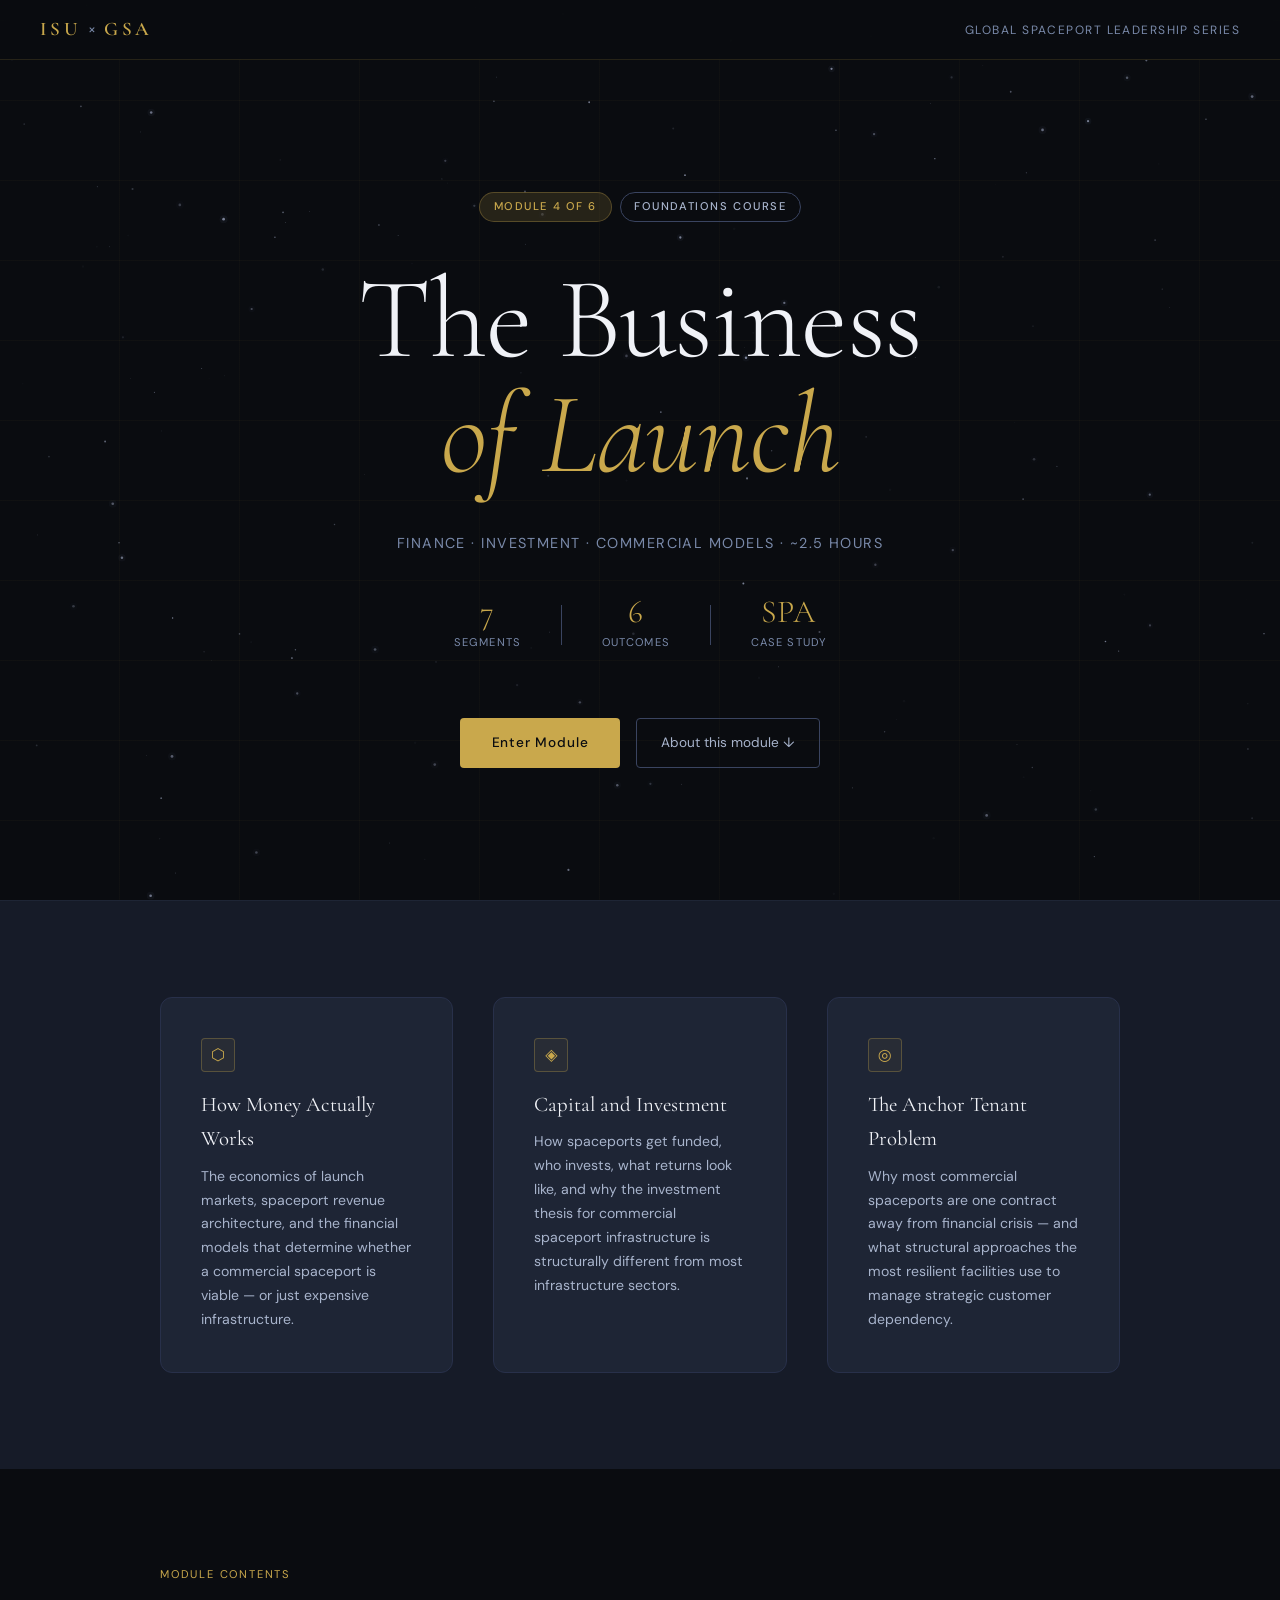
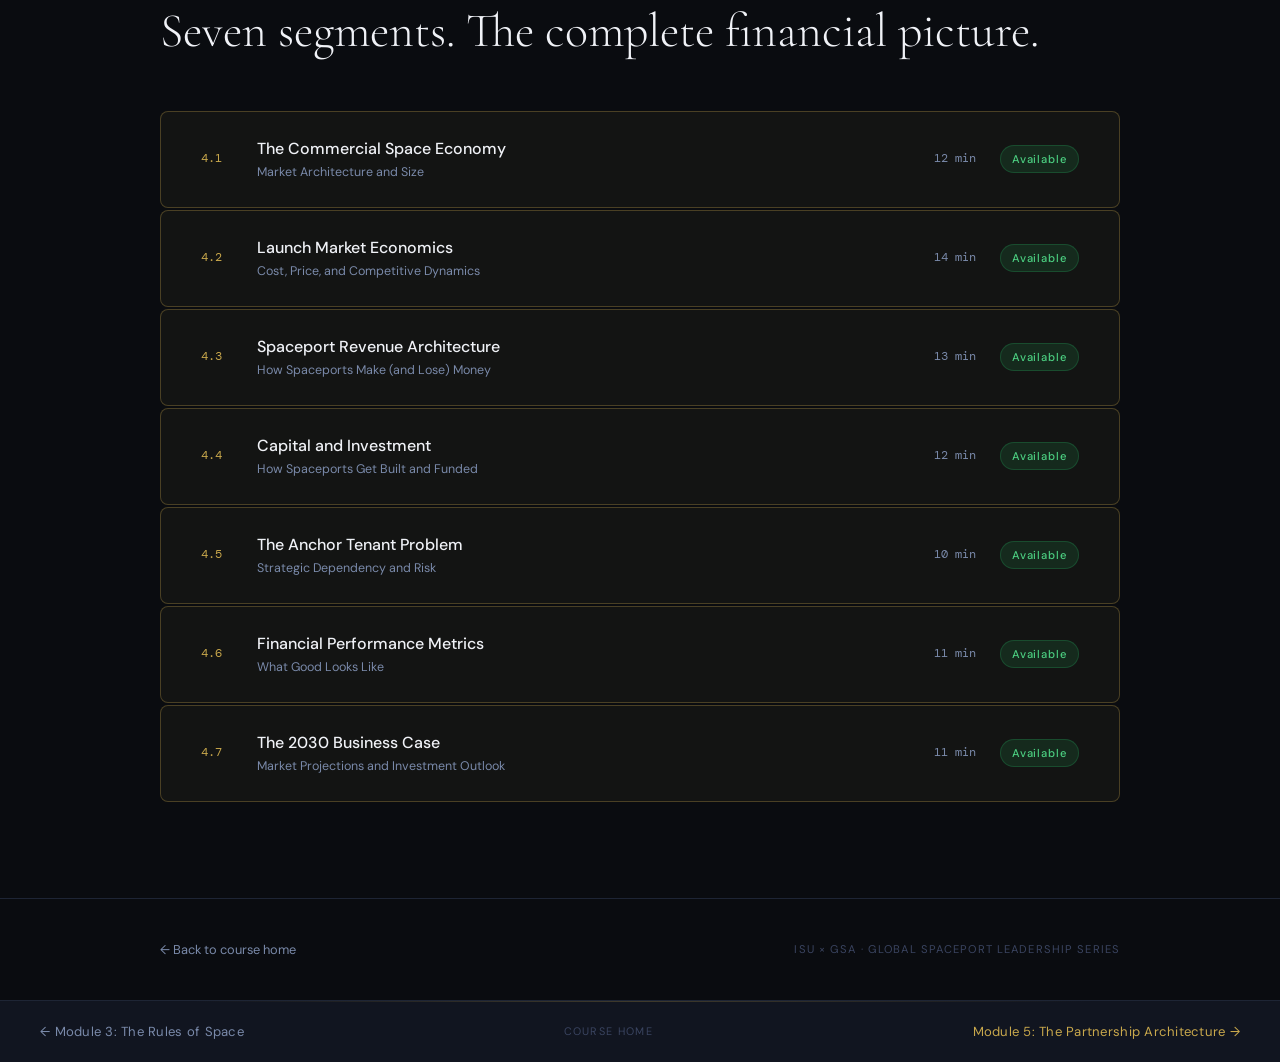
<file: m4-business-of-launch/index.html>
<!DOCTYPE html>
<html lang="en">
<head>
<meta charset="UTF-8">
<meta name="viewport" content="width=device-width, initial-scale=1.0">
<title>Module 4 — The Business of Launch | ISU–GSA Spaceport Leadership</title>
<link rel="preconnect" href="https://fonts.googleapis.com">
<link rel="preconnect" href="https://fonts.gstatic.com" crossorigin>
<link href="https://fonts.googleapis.com/css2?family=Cormorant+Garamond:ital,wght@0,300;0,400;0,600;1,300;1,400&family=DM+Sans:ital,opsz,wght@0,9..40,300;0,9..40,400;0,9..40,500;1,9..40,300&family=DM+Mono:wght@400;500&display=swap" rel="stylesheet">
<link rel="stylesheet" href="css/main.css">
</head>
<body class="landing-page">

  <canvas id="starfield"></canvas>

  <nav class="top-nav">
    <div class="nav-logos">
      <span class="nav-logo-text">ISU</span>
      <span class="nav-sep">×</span>
      <span class="nav-logo-text">GSA</span>
    </div>
    <div class="nav-right">
      <span class="nav-label">Global Spaceport Leadership Series</span>
    </div>
  </nav>

  <main class="hero">
    <div class="hero-eyebrow">
      <span class="pill">Module 4 of 6</span>
      <span class="pill pill-outline">Foundations Course</span>
    </div>

    <h1 class="hero-title">
      <span class="hero-title-line">The Business</span>
      <span class="hero-title-line hero-title-accent">of Launch</span>
    </h1>

    <p class="hero-sub">Finance · Investment · Commercial Models · ~2.5 hours</p>

    <div class="hero-meta">
      <div class="meta-item">
        <span class="meta-num">7</span>
        <span class="meta-label">Segments</span>
      </div>
      <div class="meta-div"></div>
      <div class="meta-item">
        <span class="meta-num">6</span>
        <span class="meta-label">Outcomes</span>
      </div>
      <div class="meta-div"></div>
      <div class="meta-item">
        <span class="meta-num">SPA</span>
        <span class="meta-label">Case Study</span>
      </div>
    </div>

    <div class="hero-cta">
      <a href="course.html" class="btn-primary">Enter Module</a>
      <a href="#about" class="btn-ghost">About this module ↓</a>
    </div>
  </main>

  <section id="about" class="about-strip">
    <div class="about-grid">
      <div class="about-card">
        <div class="about-icon">⬡</div>
        <h3>How Money Actually Works</h3>
        <p>The economics of launch markets, spaceport revenue architecture, and the financial models that determine whether a commercial spaceport is viable — or just expensive infrastructure.</p>
      </div>
      <div class="about-card">
        <div class="about-icon">◈</div>
        <h3>Capital and Investment</h3>
        <p>How spaceports get funded, who invests, what returns look like, and why the investment thesis for commercial spaceport infrastructure is structurally different from most infrastructure sectors.</p>
      </div>
      <div class="about-card">
        <div class="about-icon">◎</div>
        <h3>The Anchor Tenant Problem</h3>
        <p>Why most commercial spaceports are one contract away from financial crisis — and what structural approaches the most resilient facilities use to manage strategic customer dependency.</p>
      </div>
    </div>
  </section>

  <section class="module-preview">
    <div class="section-label">Module contents</div>
    <h2 class="section-title">Seven segments. The complete financial picture.</h2>
    <div class="modules-list">
      <a href="course.html" class="module-row module-row-active">
        <span class="module-num">4.1</span>
        <div class="module-info">
          <span class="module-name">The Commercial Space Economy</span>
          <span class="module-theme">Market Architecture and Size</span>
        </div>
        <span class="module-dur">12 min</span>
        <span class="module-status status-available">Available</span>
      </a>
      <a href="course.html" class="module-row module-row-active">
        <span class="module-num">4.2</span>
        <div class="module-info">
          <span class="module-name">Launch Market Economics</span>
          <span class="module-theme">Cost, Price, and Competitive Dynamics</span>
        </div>
        <span class="module-dur">14 min</span>
        <span class="module-status status-available">Available</span>
      </a>
      <a href="course.html" class="module-row module-row-active">
        <span class="module-num">4.3</span>
        <div class="module-info">
          <span class="module-name">Spaceport Revenue Architecture</span>
          <span class="module-theme">How Spaceports Make (and Lose) Money</span>
        </div>
        <span class="module-dur">13 min</span>
        <span class="module-status status-available">Available</span>
      </a>
      <a href="course.html" class="module-row module-row-active">
        <span class="module-num">4.4</span>
        <div class="module-info">
          <span class="module-name">Capital and Investment</span>
          <span class="module-theme">How Spaceports Get Built and Funded</span>
        </div>
        <span class="module-dur">12 min</span>
        <span class="module-status status-available">Available</span>
      </a>
      <a href="course.html" class="module-row module-row-active">
        <span class="module-num">4.5</span>
        <div class="module-info">
          <span class="module-name">The Anchor Tenant Problem</span>
          <span class="module-theme">Strategic Dependency and Risk</span>
        </div>
        <span class="module-dur">10 min</span>
        <span class="module-status status-available">Available</span>
      </a>
      <a href="course.html" class="module-row module-row-active">
        <span class="module-num">4.6</span>
        <div class="module-info">
          <span class="module-name">Financial Performance Metrics</span>
          <span class="module-theme">What Good Looks Like</span>
        </div>
        <span class="module-dur">11 min</span>
        <span class="module-status status-available">Available</span>
      </a>
      <a href="course.html" class="module-row module-row-active">
        <span class="module-num">4.7</span>
        <div class="module-info">
          <span class="module-name">The 2030 Business Case</span>
          <span class="module-theme">Market Projections and Investment Outlook</span>
        </div>
        <span class="module-dur">11 min</span>
        <span class="module-status status-available">Available</span>
      </a>
    </div>
  </section>

  <footer class="site-footer">
    <div class="footer-inner">
      <a href="../index.html" class="footer-back">← Back to course home</a>
      <span class="footer-brand">ISU × GSA · Global Spaceport Leadership Series</span>
    </div>
  </footer>

  <div class="module-nav-footer">
    <a href="../m3-rules-of-space/index.html" class="nav-prev">← Module 3: The Rules of Space</a>
    <a href="../index.html" class="nav-home">Course Home</a>
    <a href="../m5-partnership-architecture/index.html" class="nav-next">Module 5: The Partnership Architecture →</a>
  </div>

  <script src="js/starfield.js"></script>
</body>
</html>
</file>
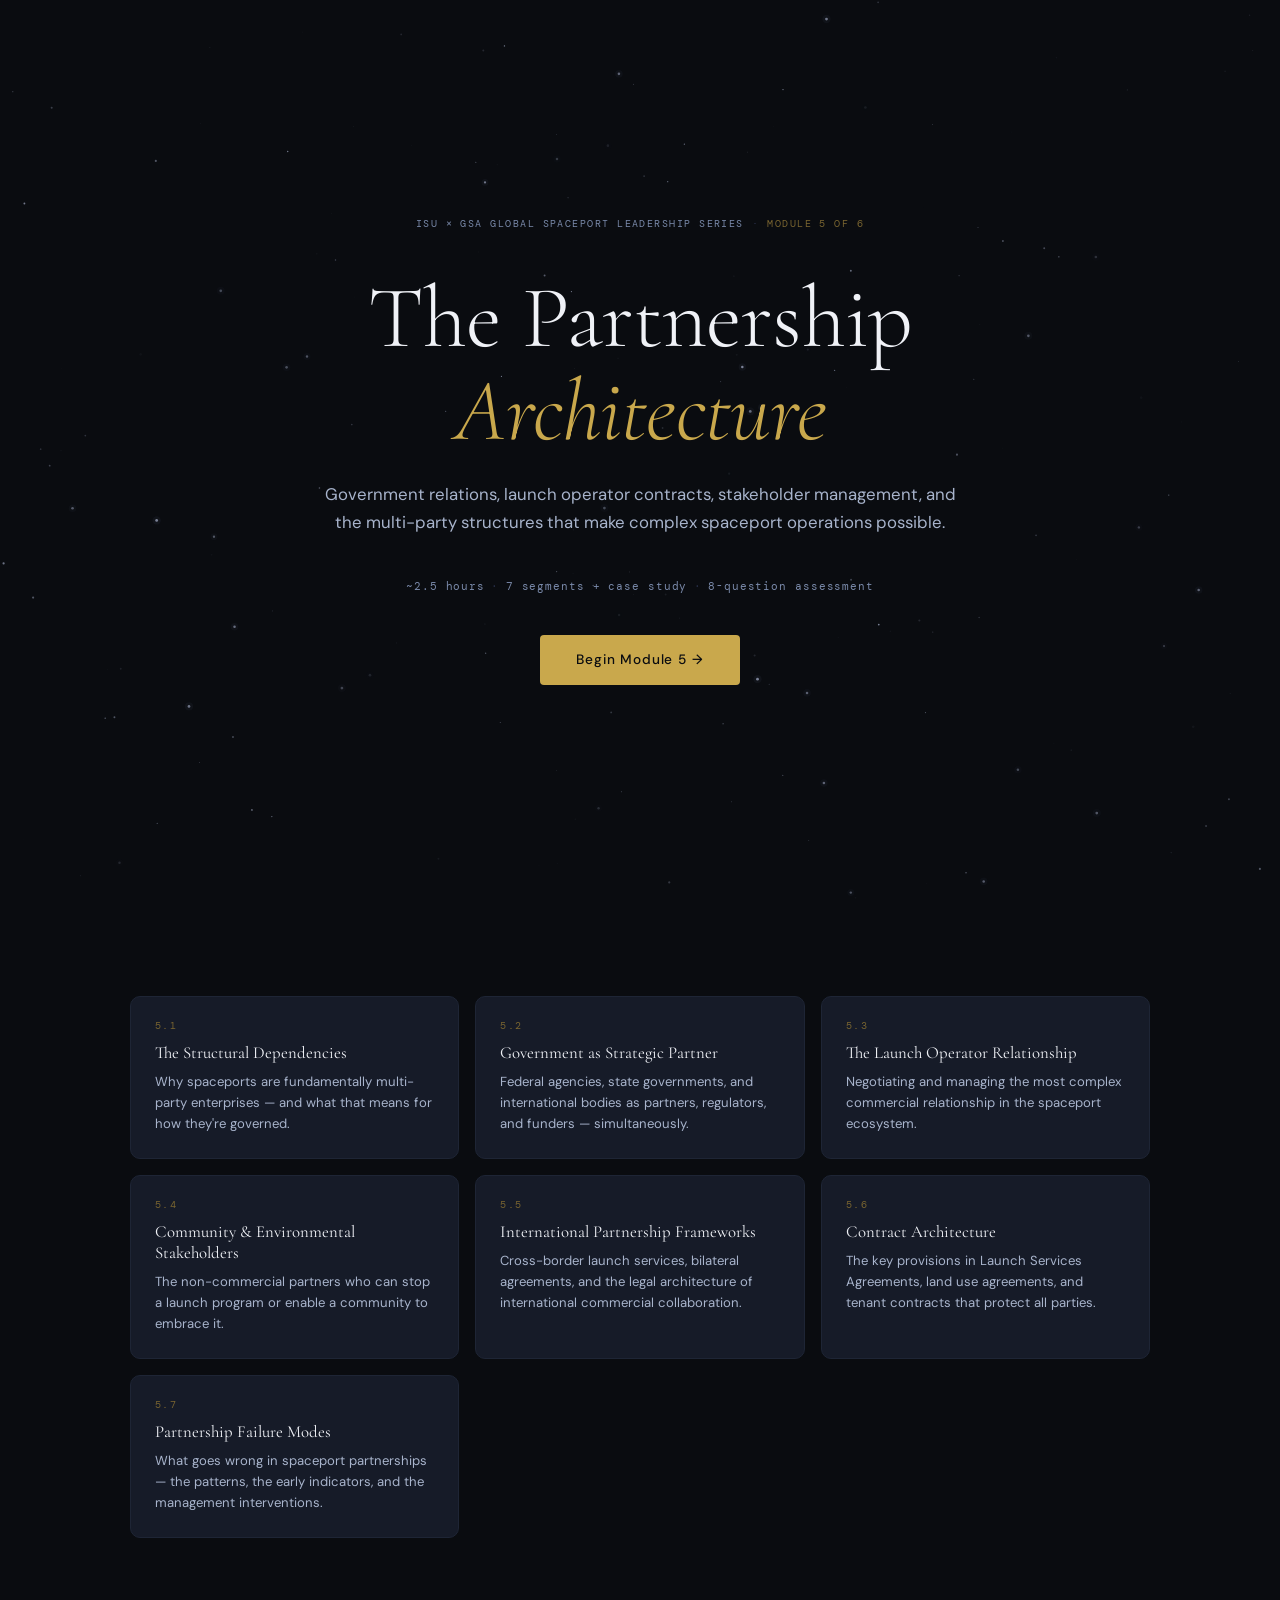
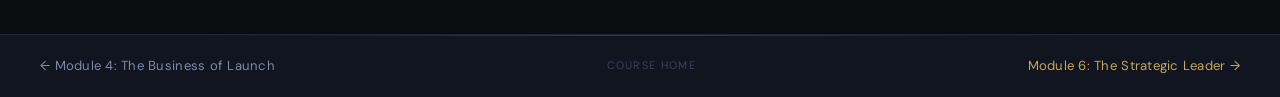
<file: m5-partnership-architecture/index.html>
<!DOCTYPE html>
<html lang="en">
<head>
  <meta charset="UTF-8" />
  <meta name="viewport" content="width=device-width, initial-scale=1.0" />
  <title>Module 5 — The Partnership Architecture | ISU–GSA Spaceport Leadership</title>
  <link rel="preconnect" href="https://fonts.googleapis.com" />
  <link rel="preconnect" href="https://fonts.gstatic.com" crossorigin />
  <link href="https://fonts.googleapis.com/css2?family=Cormorant+Garamond:ital,wght@0,300;0,400;0,600;1,300;1,400&family=DM+Sans:wght@300;400;500&family=DM+Mono:wght@300;400&display=swap" rel="stylesheet" />
  <link rel="stylesheet" href="css/main.css" />
</head>
<body class="module-landing">
  <canvas id="starfield"></canvas>

  <div class="module-hero">
    <div class="module-hero-inner">
      <div class="module-eyebrow">
        <span class="eyebrow-series">ISU × GSA Global Spaceport Leadership Series</span>
        <span class="eyebrow-sep">·</span>
        <span class="eyebrow-num">Module 5 of 6</span>
      </div>
      <h1 class="module-hero-title">The Partnership<br><em>Architecture</em></h1>
      <p class="module-hero-sub">Government relations, launch operator contracts, stakeholder management, and the multi-party structures that make complex spaceport operations possible.</p>
      <div class="module-meta-row">
        <span class="meta-item">~2.5 hours</span>
        <span class="meta-sep">·</span>
        <span class="meta-item">7 segments + case study</span>
        <span class="meta-sep">·</span>
        <span class="meta-item">8-question assessment</span>
      </div>
      <a href="course.html" class="btn-primary module-cta">Begin Module 5 →</a>
    </div>
  </div>

  <div class="module-segments-preview">
    <div class="segments-grid">
      <div class="seg-preview">
        <div class="seg-preview-code">5.1</div>
        <div class="seg-preview-title">The Structural Dependencies</div>
        <div class="seg-preview-desc">Why spaceports are fundamentally multi-party enterprises — and what that means for how they're governed.</div>
      </div>
      <div class="seg-preview">
        <div class="seg-preview-code">5.2</div>
        <div class="seg-preview-title">Government as Strategic Partner</div>
        <div class="seg-preview-desc">Federal agencies, state governments, and international bodies as partners, regulators, and funders — simultaneously.</div>
      </div>
      <div class="seg-preview">
        <div class="seg-preview-code">5.3</div>
        <div class="seg-preview-title">The Launch Operator Relationship</div>
        <div class="seg-preview-desc">Negotiating and managing the most complex commercial relationship in the spaceport ecosystem.</div>
      </div>
      <div class="seg-preview">
        <div class="seg-preview-code">5.4</div>
        <div class="seg-preview-title">Community &amp; Environmental Stakeholders</div>
        <div class="seg-preview-desc">The non-commercial partners who can stop a launch program or enable a community to embrace it.</div>
      </div>
      <div class="seg-preview">
        <div class="seg-preview-code">5.5</div>
        <div class="seg-preview-title">International Partnership Frameworks</div>
        <div class="seg-preview-desc">Cross-border launch services, bilateral agreements, and the legal architecture of international commercial collaboration.</div>
      </div>
      <div class="seg-preview">
        <div class="seg-preview-code">5.6</div>
        <div class="seg-preview-title">Contract Architecture</div>
        <div class="seg-preview-desc">The key provisions in Launch Services Agreements, land use agreements, and tenant contracts that protect all parties.</div>
      </div>
      <div class="seg-preview">
        <div class="seg-preview-code">5.7</div>
        <div class="seg-preview-title">Partnership Failure Modes</div>
        <div class="seg-preview-desc">What goes wrong in spaceport partnerships — the patterns, the early indicators, and the management interventions.</div>
      </div>
    </div>
  </div>

  <div class="module-nav-footer">
    <a href="../m4-business-of-launch/index.html" class="nav-prev">← Module 4: The Business of Launch</a>
    <a href="../index.html" class="nav-home">Course Home</a>
    <a href="../m6-strategic-leader/index.html" class="nav-next">Module 6: The Strategic Leader →</a>
  </div>

  <script src="js/starfield.js"></script>
</body>
</html>
</file>
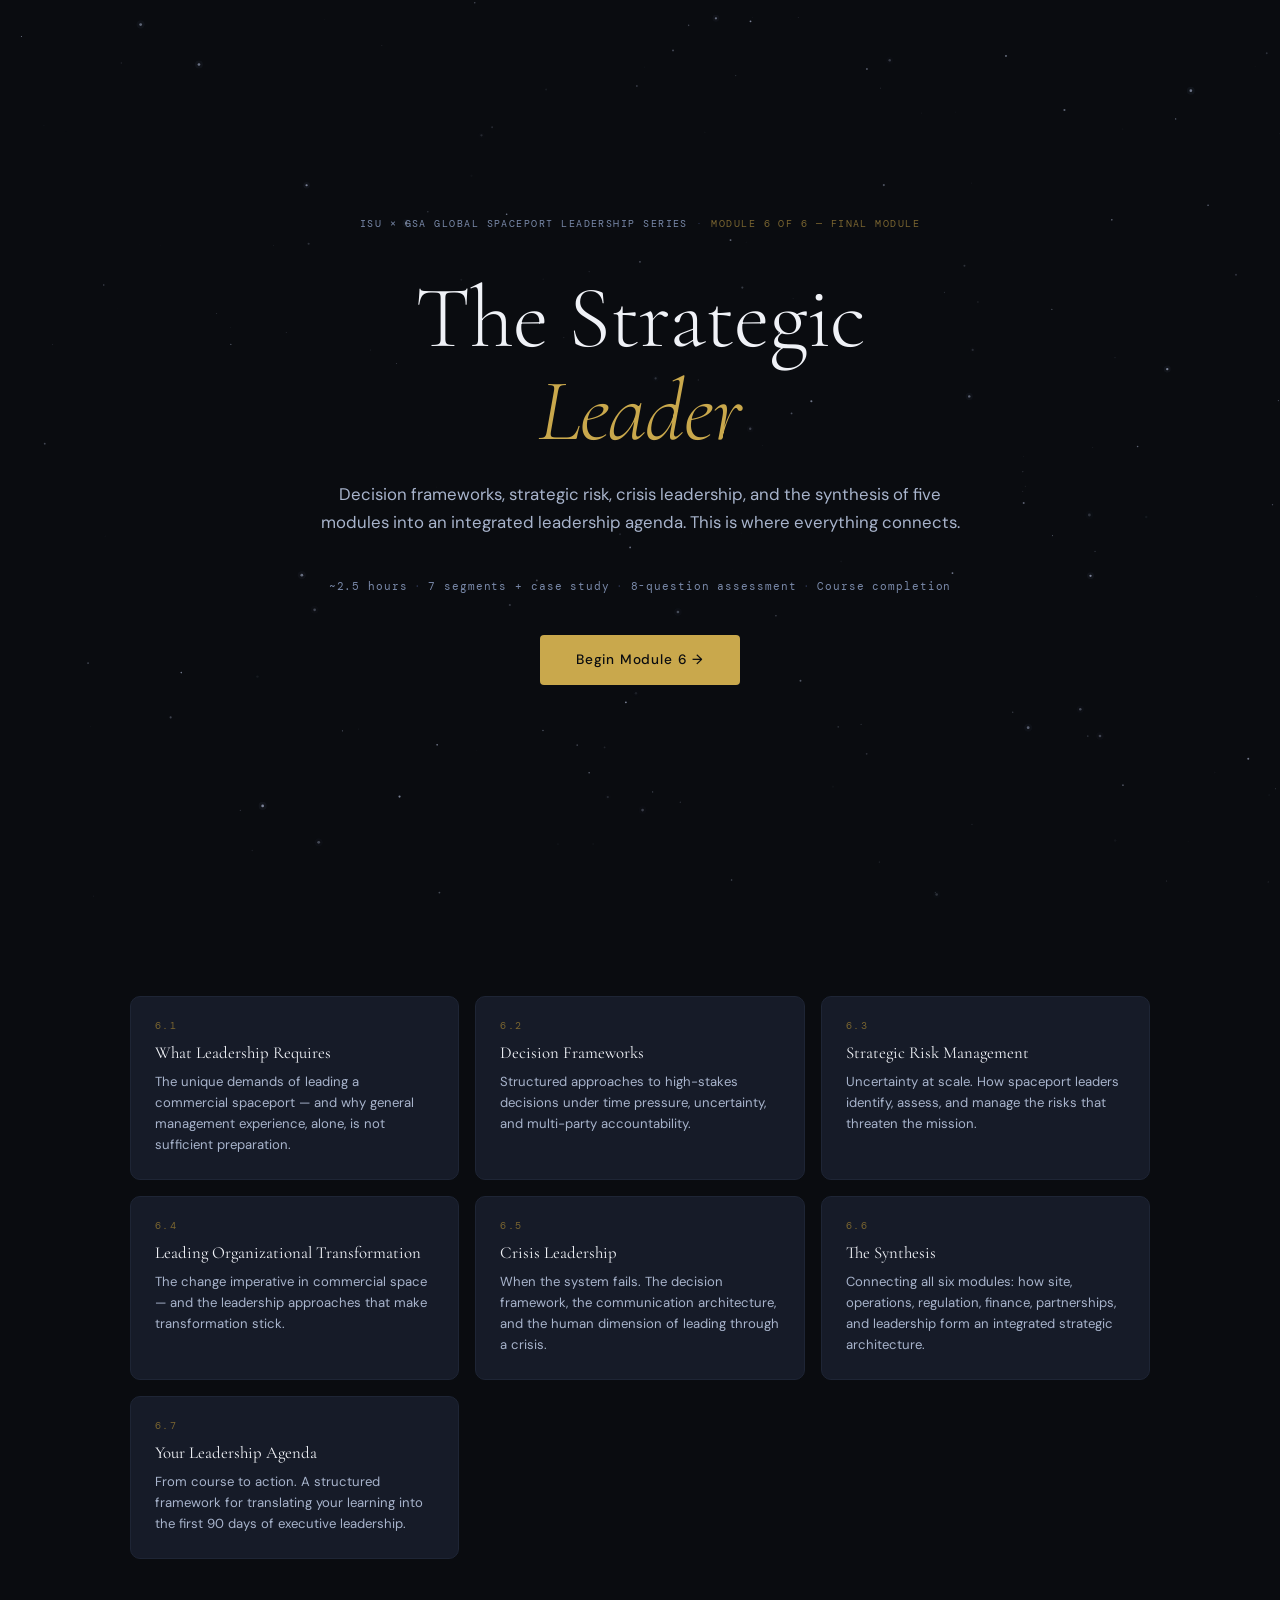
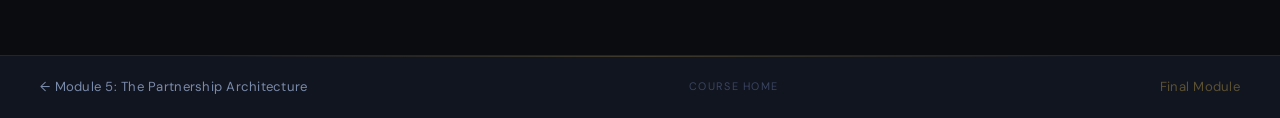
<file: m6-strategic-leader/index.html>
<!DOCTYPE html>
<html lang="en">
<head>
  <meta charset="UTF-8" />
  <meta name="viewport" content="width=device-width, initial-scale=1.0" />
  <title>Module 6 — The Strategic Leader | ISU–GSA Spaceport Leadership</title>
  <link rel="preconnect" href="https://fonts.googleapis.com" />
  <link rel="preconnect" href="https://fonts.gstatic.com" crossorigin />
  <link href="https://fonts.googleapis.com/css2?family=Cormorant+Garamond:ital,wght@0,300;0,400;0,600;1,300;1,400&family=DM+Sans:wght@300;400;500&family=DM+Mono:wght@300;400&display=swap" rel="stylesheet" />
  <link rel="stylesheet" href="css/main.css" />
</head>
<body class="module-landing">
  <canvas id="starfield"></canvas>

  <div class="module-hero">
    <div class="module-hero-inner">
      <div class="module-eyebrow">
        <span class="eyebrow-series">ISU × GSA Global Spaceport Leadership Series</span>
        <span class="eyebrow-sep">·</span>
        <span class="eyebrow-num">Module 6 of 6 — Final Module</span>
      </div>
      <h1 class="module-hero-title">The Strategic<br><em>Leader</em></h1>
      <p class="module-hero-sub">Decision frameworks, strategic risk, crisis leadership, and the synthesis of five modules into an integrated leadership agenda. This is where everything connects.</p>
      <div class="module-meta-row">
        <span class="meta-item">~2.5 hours</span>
        <span class="meta-sep">·</span>
        <span class="meta-item">7 segments + case study</span>
        <span class="meta-sep">·</span>
        <span class="meta-item">8-question assessment</span>
        <span class="meta-sep">·</span>
        <span class="meta-item">Course completion</span>
      </div>
      <a href="course.html" class="btn-primary module-cta">Begin Module 6 →</a>
    </div>
  </div>

  <div class="module-segments-preview">
    <div class="segments-grid">
      <div class="seg-preview">
        <div class="seg-preview-code">6.1</div>
        <div class="seg-preview-title">What Leadership Requires</div>
        <div class="seg-preview-desc">The unique demands of leading a commercial spaceport — and why general management experience, alone, is not sufficient preparation.</div>
      </div>
      <div class="seg-preview">
        <div class="seg-preview-code">6.2</div>
        <div class="seg-preview-title">Decision Frameworks</div>
        <div class="seg-preview-desc">Structured approaches to high-stakes decisions under time pressure, uncertainty, and multi-party accountability.</div>
      </div>
      <div class="seg-preview">
        <div class="seg-preview-code">6.3</div>
        <div class="seg-preview-title">Strategic Risk Management</div>
        <div class="seg-preview-desc">Uncertainty at scale. How spaceport leaders identify, assess, and manage the risks that threaten the mission.</div>
      </div>
      <div class="seg-preview">
        <div class="seg-preview-code">6.4</div>
        <div class="seg-preview-title">Leading Organizational Transformation</div>
        <div class="seg-preview-desc">The change imperative in commercial space — and the leadership approaches that make transformation stick.</div>
      </div>
      <div class="seg-preview">
        <div class="seg-preview-code">6.5</div>
        <div class="seg-preview-title">Crisis Leadership</div>
        <div class="seg-preview-desc">When the system fails. The decision framework, the communication architecture, and the human dimension of leading through a crisis.</div>
      </div>
      <div class="seg-preview">
        <div class="seg-preview-code">6.6</div>
        <div class="seg-preview-title">The Synthesis</div>
        <div class="seg-preview-desc">Connecting all six modules: how site, operations, regulation, finance, partnerships, and leadership form an integrated strategic architecture.</div>
      </div>
      <div class="seg-preview">
        <div class="seg-preview-code">6.7</div>
        <div class="seg-preview-title">Your Leadership Agenda</div>
        <div class="seg-preview-desc">From course to action. A structured framework for translating your learning into the first 90 days of executive leadership.</div>
      </div>
    </div>
  </div>

  <div class="module-nav-footer">
    <a href="../m5-partnership-architecture/index.html" class="nav-prev">← Module 5: The Partnership Architecture</a>
    <a href="../index.html" class="nav-home">Course Home</a>
    <span class="nav-next" style="opacity:0.4; cursor:default;">Final Module</span>
  </div>

  <script src="js/starfield.js"></script>
</body>
</html>
</file>
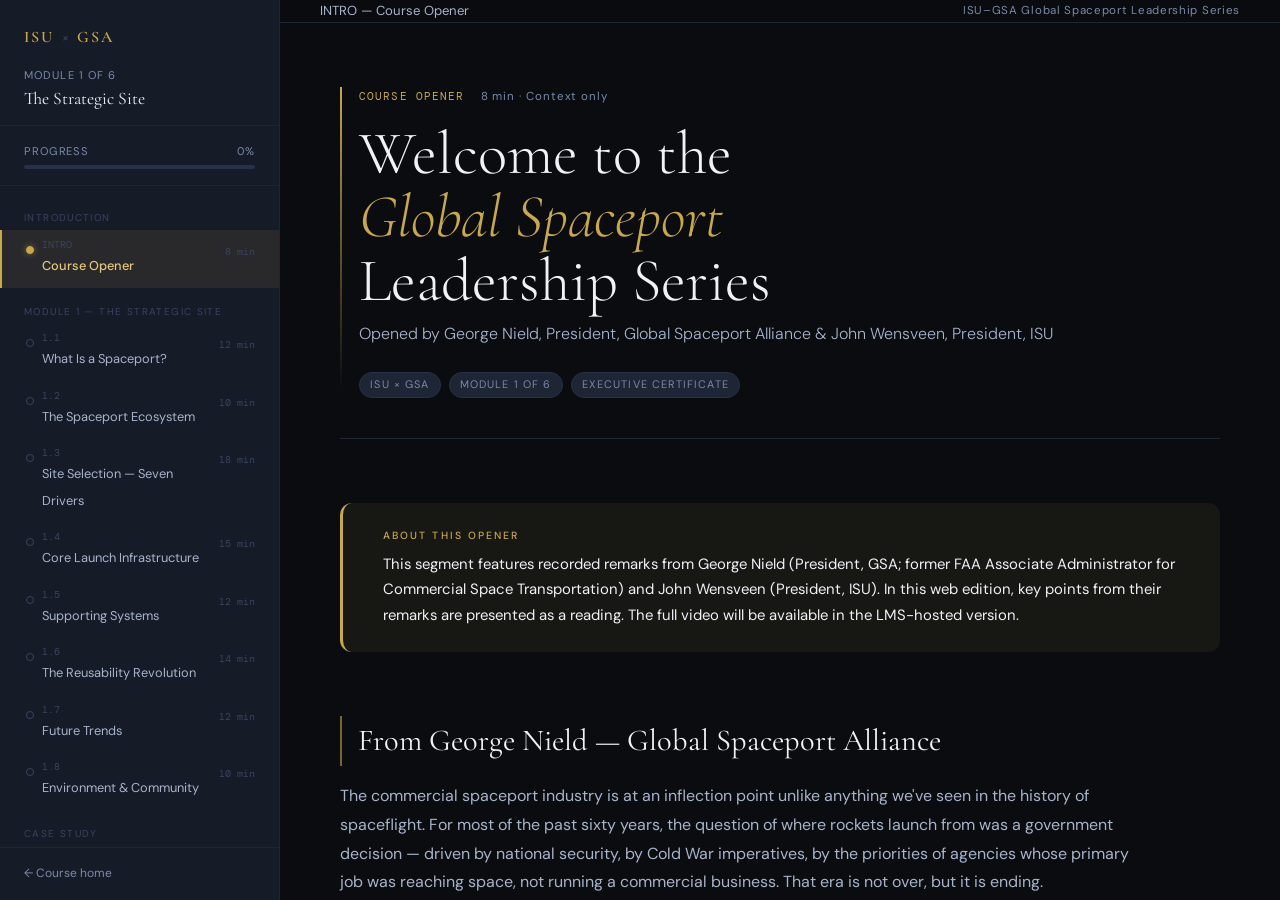
<file: m1-strategic-site/course.html>
<!DOCTYPE html>
<html lang="en">
<head>
<meta charset="UTF-8">
<meta name="viewport" content="width=device-width, initial-scale=1.0">
<title>Module 1 — The Strategic Site | ISU–GSA Spaceport Leadership</title>
<link rel="preconnect" href="https://fonts.googleapis.com">
<link rel="preconnect" href="https://fonts.gstatic.com" crossorigin>
<link href="https://fonts.googleapis.com/css2?family=Cormorant+Garamond:ital,wght@0,300;0,400;0,600;1,300;1,400&family=DM+Sans:ital,opsz,wght@0,9..40,300;0,9..40,400;0,9..40,500;1,9..40,300&family=DM+Mono:wght@400;500&display=swap" rel="stylesheet">
<link rel="stylesheet" href="css/main.css">
</head>
<body>
<div class="course-app">

  <!-- ── SIDEBAR ─────────────────────────────────────────── -->
  <aside class="sidebar">
    <div class="sidebar-header">
      <div class="sidebar-brand">
        <span class="brand-text">ISU</span>
        <span class="brand-sep">×</span>
        <span class="brand-text">GSA</span>
      </div>
      <div class="sidebar-module-title">Module 1 of 6</div>
      <div class="sidebar-module-name">The Strategic Site</div>
    </div>

    <div class="progress-bar-wrap">
      <div class="progress-label">
        <span>Progress</span>
        <span id="progressPct">0%</span>
      </div>
      <div class="progress-bar">
        <div class="progress-fill" id="progressFill" style="width:0%"></div>
      </div>
    </div>

    <nav class="segment-nav" id="segmentNav">
      <!-- Rendered by JS -->
    </nav>

    <div class="sidebar-footer">
      <a href="index.html" class="sidebar-back">
        ← Course home
      </a>
    </div>
  </aside>

  <!-- ── MAIN CONTENT ────────────────────────────────────── -->
  <main class="course-main" id="courseMain">

    <!-- Sticky topbar -->
    <div class="course-topbar">
      <span class="topbar-seg-name" id="topbarSegName"></span>
      <div class="topbar-actions">
        <span style="font-size:0.72rem; color:var(--slate); letter-spacing:0.06em;">
          ISU–GSA Global Spaceport Leadership Series
        </span>
      </div>
    </div>

    <!-- Dynamic content container -->
    <div id="segmentContainer" style="transition: opacity 0.3s ease, transform 0.3s ease;">
      <!-- Loaded by JS -->
    </div>

  </main>

</div>

<script src="js/course.js"></script>
<script>
  // After navigate, re-wire nav footer buttons
  const _origNav = CourseApp.navigate;
  // nav footer is rendered inside navigate() via renderNavFooter
  // On DOMContentLoaded, course app inits — wire up nav footer
  document.addEventListener('DOMContentLoaded', function() {
    // Re-render nav footer after segment loads
    const container = document.getElementById('segmentContainer');
    const observer = new MutationObserver(function() {
      const footer = document.getElementById('segNavFooter');
      if (footer) {
        CourseApp.navigate; // trigger nav footer re-render
        // Nav footer is rendered by renderNavFooter inside navigate
      }
    });
    if (container) observer.observe(container, { childList: true, subtree: false });
  });
</script>
</body>
</html>
</file>
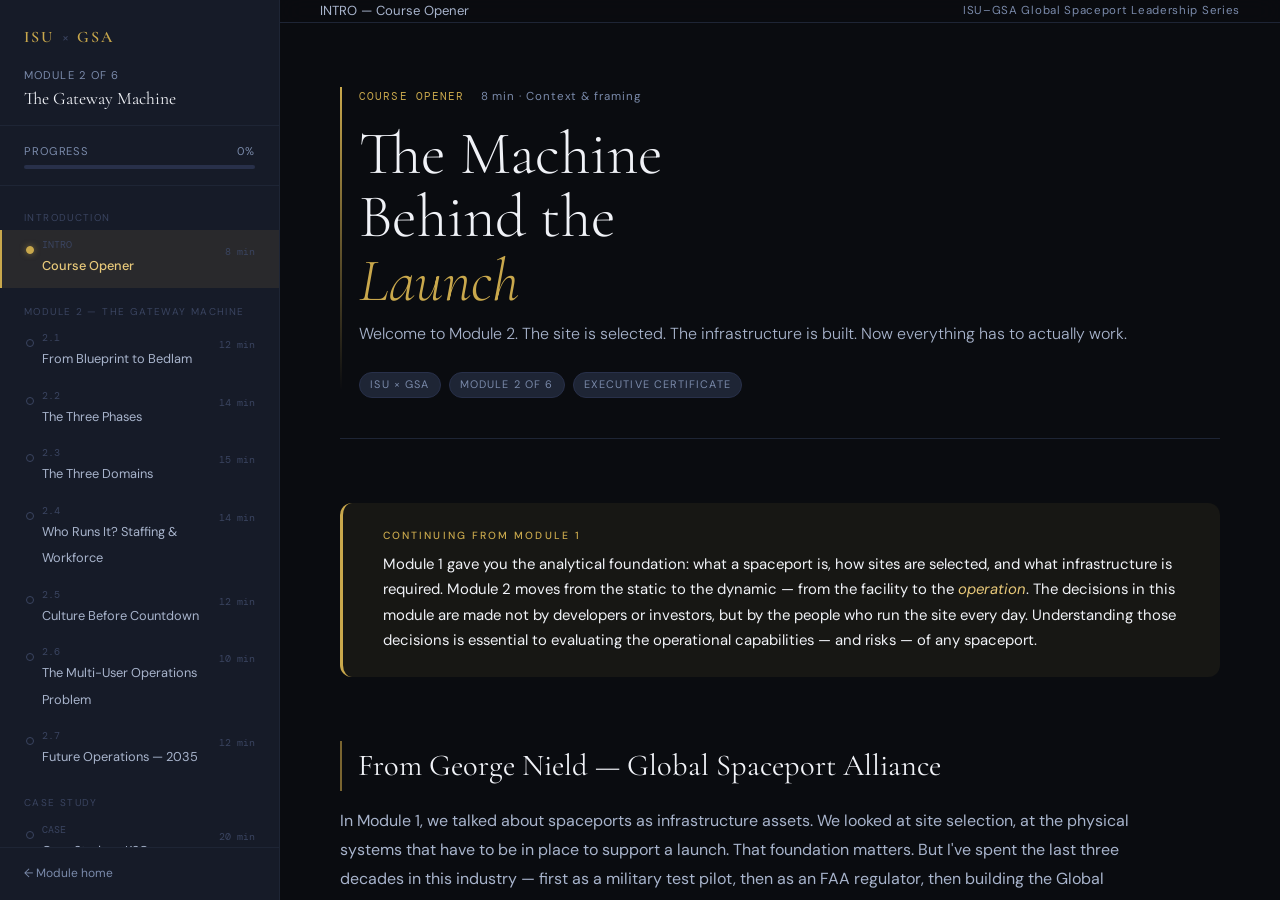
<file: m2-gateway-machine/course.html>
<!DOCTYPE html>
<html lang="en">
<head>
<meta charset="UTF-8">
<meta name="viewport" content="width=device-width, initial-scale=1.0">
<title>Module 2 — The Gateway Machine | ISU–GSA Spaceport Leadership</title>
<link rel="preconnect" href="https://fonts.googleapis.com">
<link rel="preconnect" href="https://fonts.gstatic.com" crossorigin>
<link href="https://fonts.googleapis.com/css2?family=Cormorant+Garamond:ital,wght@0,300;0,400;0,600;1,300;1,400&family=DM+Sans:ital,opsz,wght@0,9..40,300;0,9..40,400;0,9..40,500;1,9..40,300&family=DM+Mono:wght@400;500&display=swap" rel="stylesheet">
<link rel="stylesheet" href="css/main.css">
</head>
<body>
<div class="course-app">

  <!-- ── SIDEBAR ─────────────────────────────────────────── -->
  <aside class="sidebar">
    <div class="sidebar-header">
      <div class="sidebar-brand">
        <span class="brand-text">ISU</span>
        <span class="brand-sep">×</span>
        <span class="brand-text">GSA</span>
      </div>
      <div class="sidebar-module-title">Module 2 of 6</div>
      <div class="sidebar-module-name">The Gateway Machine</div>
    </div>

    <div class="progress-bar-wrap">
      <div class="progress-label">
        <span>Progress</span>
        <span id="progressPct">0%</span>
      </div>
      <div class="progress-bar">
        <div class="progress-fill" id="progressFill" style="width:0%"></div>
      </div>
    </div>

    <nav class="segment-nav" id="segmentNav">
      <!-- Rendered by JS -->
    </nav>

    <div class="sidebar-footer">
      <a href="index.html" class="sidebar-back">
        ← Module home
      </a>
    </div>
  </aside>

  <!-- ── MAIN CONTENT ────────────────────────────────────── -->
  <main class="course-main" id="courseMain">

    <!-- Sticky topbar -->
    <div class="course-topbar">
      <span class="topbar-seg-name" id="topbarSegName"></span>
      <div class="topbar-actions">
        <span style="font-size:0.72rem; color:var(--slate); letter-spacing:0.06em;">
          ISU–GSA Global Spaceport Leadership Series
        </span>
      </div>
    </div>

    <!-- Dynamic content container -->
    <div id="segmentContainer" style="transition: opacity 0.3s ease, transform 0.3s ease;">
      <!-- Loaded by JS -->
    </div>

  </main>

</div>

<script src="js/course.js"></script>
<script>
  document.addEventListener('DOMContentLoaded', function() {
    CourseApp.init();
  });
</script>
</body>
</html>
</file>
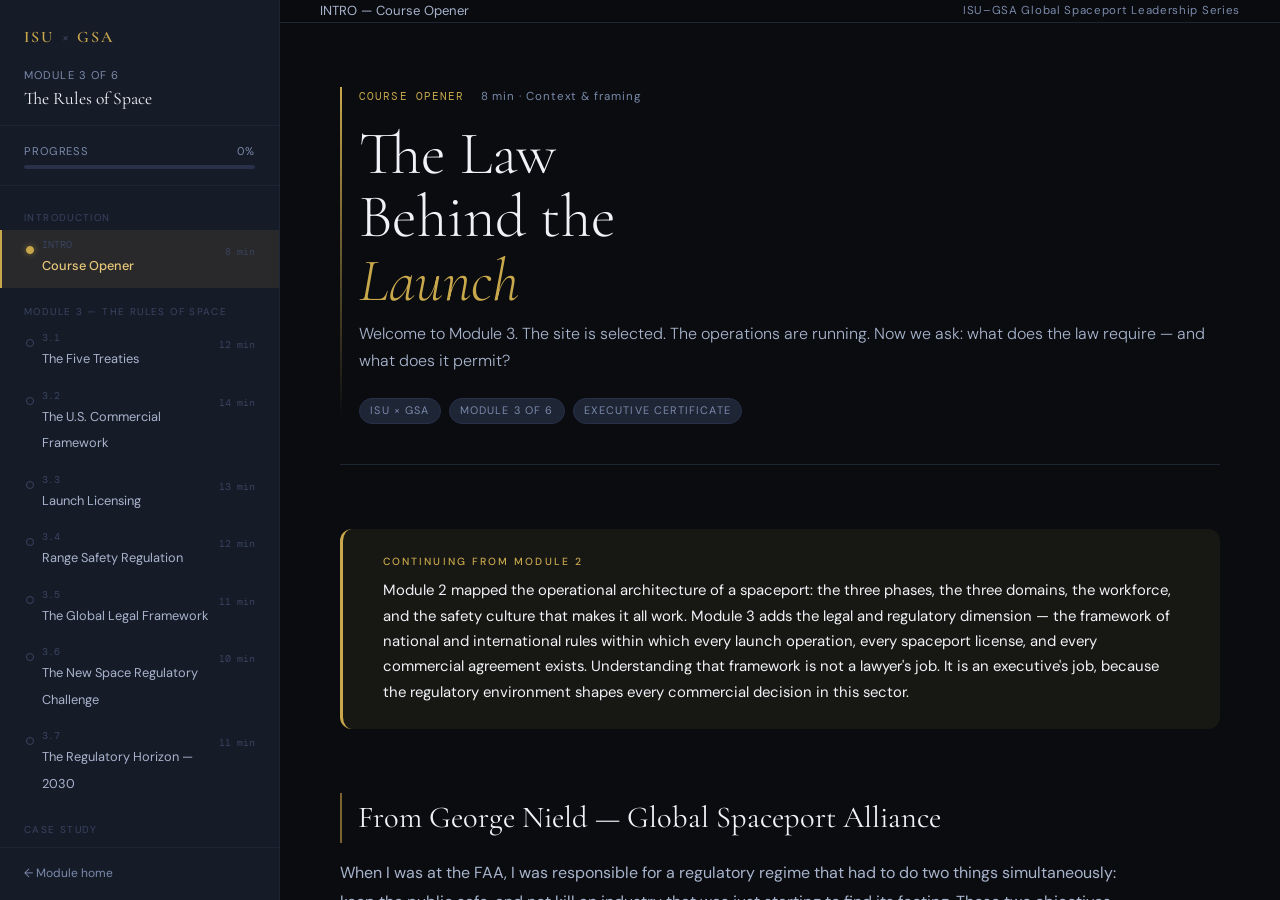
<file: m3-rules-of-space/course.html>
<!DOCTYPE html>
<html lang="en">
<head>
<meta charset="UTF-8">
<meta name="viewport" content="width=device-width, initial-scale=1.0">
<title>Module 3 — The Rules of Space | ISU–GSA Spaceport Leadership</title>
<link rel="preconnect" href="https://fonts.googleapis.com">
<link rel="preconnect" href="https://fonts.gstatic.com" crossorigin>
<link href="https://fonts.googleapis.com/css2?family=Cormorant+Garamond:ital,wght@0,300;0,400;0,600;1,300;1,400&family=DM+Sans:ital,opsz,wght@0,9..40,300;0,9..40,400;0,9..40,500;1,9..40,300&family=DM+Mono:wght@400;500&display=swap" rel="stylesheet">
<link rel="stylesheet" href="css/main.css">
</head>
<body>
<div class="course-app">

  <!-- ── SIDEBAR ─────────────────────────────────────────── -->
  <aside class="sidebar">
    <div class="sidebar-header">
      <div class="sidebar-brand">
        <span class="brand-text">ISU</span>
        <span class="brand-sep">×</span>
        <span class="brand-text">GSA</span>
      </div>
      <div class="sidebar-module-title">Module 3 of 6</div>
      <div class="sidebar-module-name">The Rules of Space</div>
    </div>

    <div class="progress-bar-wrap">
      <div class="progress-label">
        <span>Progress</span>
        <span id="progressPct">0%</span>
      </div>
      <div class="progress-bar">
        <div class="progress-fill" id="progressFill" style="width:0%"></div>
      </div>
    </div>

    <nav class="segment-nav" id="segmentNav">
      <!-- Rendered by JS -->
    </nav>

    <div class="sidebar-footer">
      <a href="index.html" class="sidebar-back">
        ← Module home
      </a>
    </div>
  </aside>

  <!-- ── MAIN CONTENT ────────────────────────────────────── -->
  <main class="course-main" id="courseMain">

    <!-- Sticky topbar -->
    <div class="course-topbar">
      <span class="topbar-seg-name" id="topbarSegName"></span>
      <div class="topbar-actions">
        <span style="font-size:0.72rem; color:var(--slate); letter-spacing:0.06em;">
          ISU–GSA Global Spaceport Leadership Series
        </span>
      </div>
    </div>

    <!-- Dynamic content container -->
    <div id="segmentContainer" style="transition: opacity 0.3s ease, transform 0.3s ease;">
      <!-- Loaded by JS -->
    </div>

  </main>

</div>

<script src="js/course.js"></script>
<script>
  document.addEventListener('DOMContentLoaded', function() {
    CourseApp.init();
  });
</script>
</body>
</html>
</file>
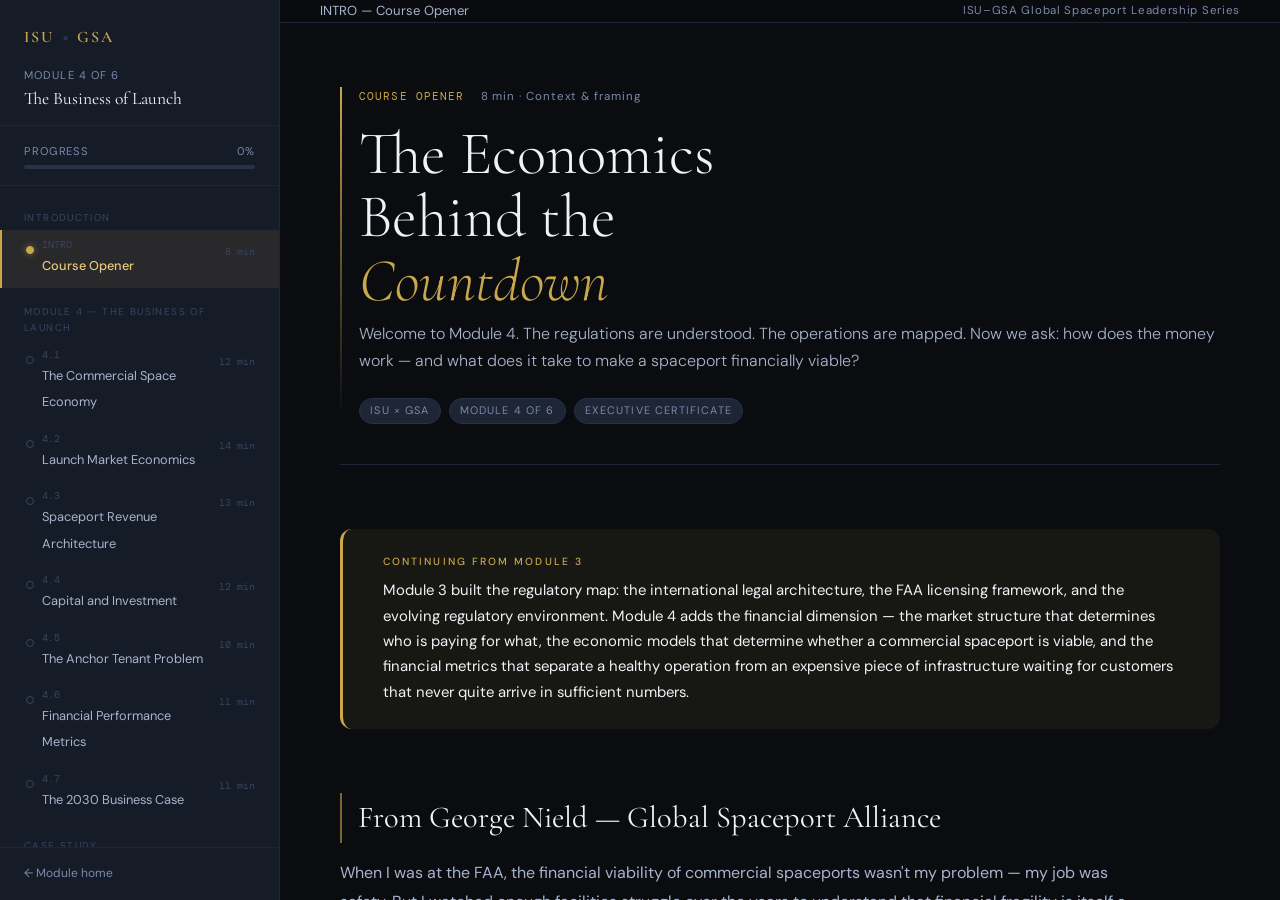
<file: m4-business-of-launch/course.html>
<!DOCTYPE html>
<html lang="en">
<head>
<meta charset="UTF-8">
<meta name="viewport" content="width=device-width, initial-scale=1.0">
<title>Module 4 — The Business of Launch | ISU–GSA Spaceport Leadership</title>
<link rel="preconnect" href="https://fonts.googleapis.com">
<link rel="preconnect" href="https://fonts.gstatic.com" crossorigin>
<link href="https://fonts.googleapis.com/css2?family=Cormorant+Garamond:ital,wght@0,300;0,400;0,600;1,300;1,400&family=DM+Sans:ital,opsz,wght@0,9..40,300;0,9..40,400;0,9..40,500;1,9..40,300&family=DM+Mono:wght@400;500&display=swap" rel="stylesheet">
<link rel="stylesheet" href="css/main.css">
</head>
<body>
<div class="course-app">
  <aside class="sidebar">
    <div class="sidebar-header">
      <div class="sidebar-brand">
        <span class="brand-text">ISU</span>
        <span class="brand-sep">×</span>
        <span class="brand-text">GSA</span>
      </div>
      <div class="sidebar-module-title">Module 4 of 6</div>
      <div class="sidebar-module-name">The Business of Launch</div>
    </div>
    <div class="progress-bar-wrap">
      <div class="progress-label">
        <span>Progress</span>
        <span id="progressPct">0%</span>
      </div>
      <div class="progress-bar">
        <div class="progress-fill" id="progressFill" style="width:0%"></div>
      </div>
    </div>
    <nav class="segment-nav" id="segmentNav"></nav>
    <div class="sidebar-footer">
      <a href="index.html" class="sidebar-back">← Module home</a>
    </div>
  </aside>
  <main class="course-main" id="courseMain">
    <div class="course-topbar">
      <span class="topbar-seg-name" id="topbarSegName"></span>
      <div class="topbar-actions">
        <span style="font-size:0.72rem; color:var(--slate); letter-spacing:0.06em;">ISU–GSA Global Spaceport Leadership Series</span>
      </div>
    </div>
    <div id="segmentContainer" style="transition: opacity 0.3s ease, transform 0.3s ease;"></div>
  </main>
</div>
<script src="js/course.js"></script>
<script>
  document.addEventListener('DOMContentLoaded', function() { CourseApp.init(); });
</script>
</body>
</html>
</file>
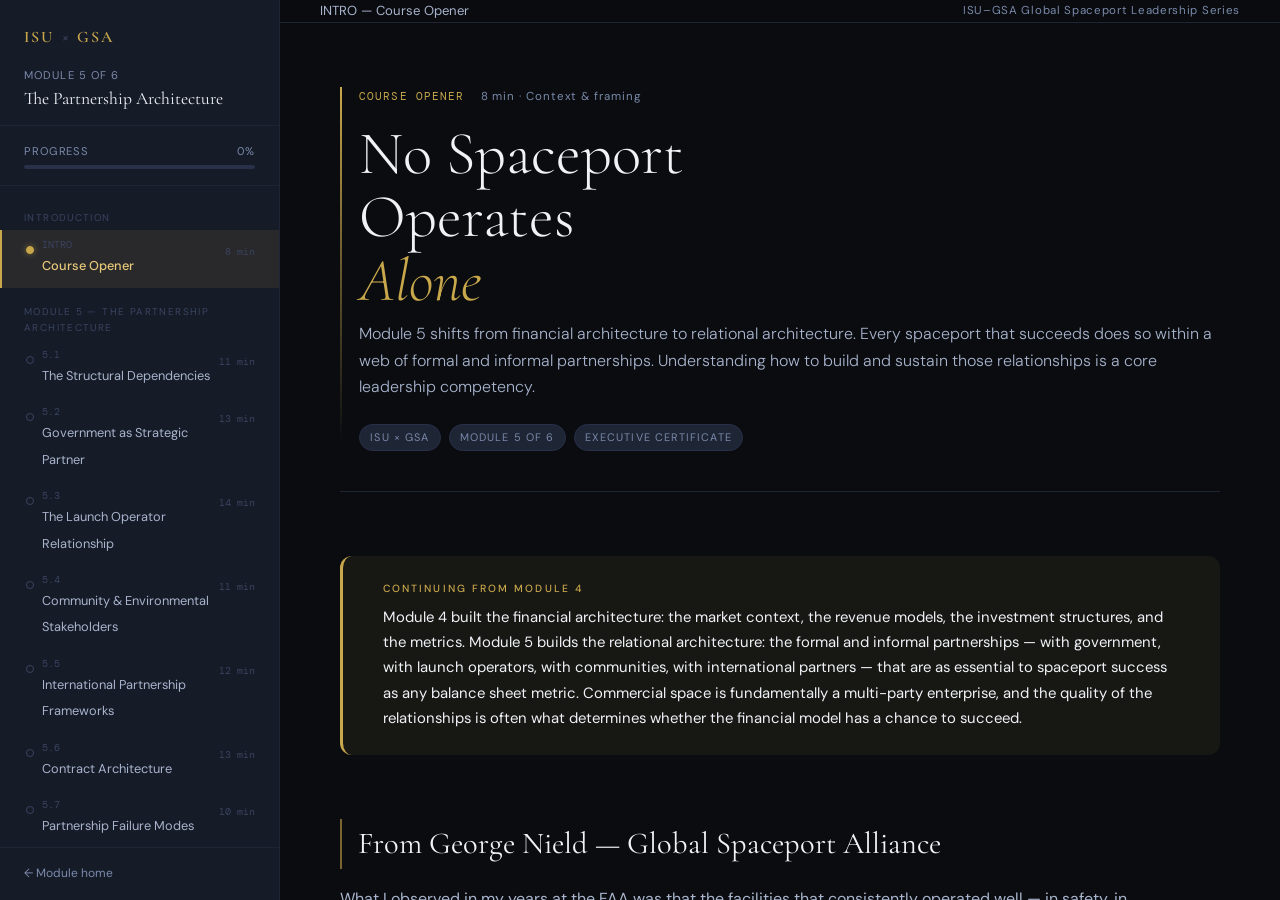
<file: m5-partnership-architecture/course.html>
<!DOCTYPE html>
<html lang="en">
<head>
<meta charset="UTF-8">
<meta name="viewport" content="width=device-width, initial-scale=1.0">
<title>Module 5 — The Partnership Architecture | ISU–GSA Spaceport Leadership</title>
<link rel="preconnect" href="https://fonts.googleapis.com">
<link rel="preconnect" href="https://fonts.gstatic.com" crossorigin>
<link href="https://fonts.googleapis.com/css2?family=Cormorant+Garamond:ital,wght@0,300;0,400;0,600;1,300;1,400&family=DM+Sans:ital,opsz,wght@0,9..40,300;0,9..40,400;0,9..40,500;1,9..40,300&family=DM+Mono:wght@400;500&display=swap" rel="stylesheet">
<link rel="stylesheet" href="css/main.css">
</head>
<body>
<div class="course-app">

  <!-- ── SIDEBAR ─────────────────────────────────────────── -->
  <aside class="sidebar">
    <div class="sidebar-header">
      <div class="sidebar-brand">
        <span class="brand-text">ISU</span>
        <span class="brand-sep">×</span>
        <span class="brand-text">GSA</span>
      </div>
      <div class="sidebar-module-title">Module 5 of 6</div>
      <div class="sidebar-module-name">The Partnership Architecture</div>
    </div>

    <div class="progress-bar-wrap">
      <div class="progress-label">
        <span>Progress</span>
        <span id="progressPct">0%</span>
      </div>
      <div class="progress-bar">
        <div class="progress-fill" id="progressFill" style="width:0%"></div>
      </div>
    </div>

    <nav class="segment-nav" id="segmentNav">
      <!-- Rendered by JS -->
    </nav>

    <div class="sidebar-footer">
      <a href="index.html" class="sidebar-back">
        ← Module home
      </a>
    </div>
  </aside>

  <!-- ── MAIN CONTENT ────────────────────────────────────── -->
  <main class="course-main" id="courseMain">

    <!-- Sticky topbar -->
    <div class="course-topbar">
      <span class="topbar-seg-name" id="topbarSegName"></span>
      <div class="topbar-actions">
        <span style="font-size:0.72rem; color:var(--slate); letter-spacing:0.06em;">
          ISU–GSA Global Spaceport Leadership Series
        </span>
      </div>
    </div>

    <!-- Dynamic content container -->
    <div id="segmentContainer" style="transition: opacity 0.3s ease, transform 0.3s ease;">
      <!-- Loaded by JS -->
    </div>

  </main>

</div>

<script src="js/course.js"></script>
<script>
  document.addEventListener('DOMContentLoaded', function() {
    CourseApp.init();
  });
</script>
</body>
</html>
</file>
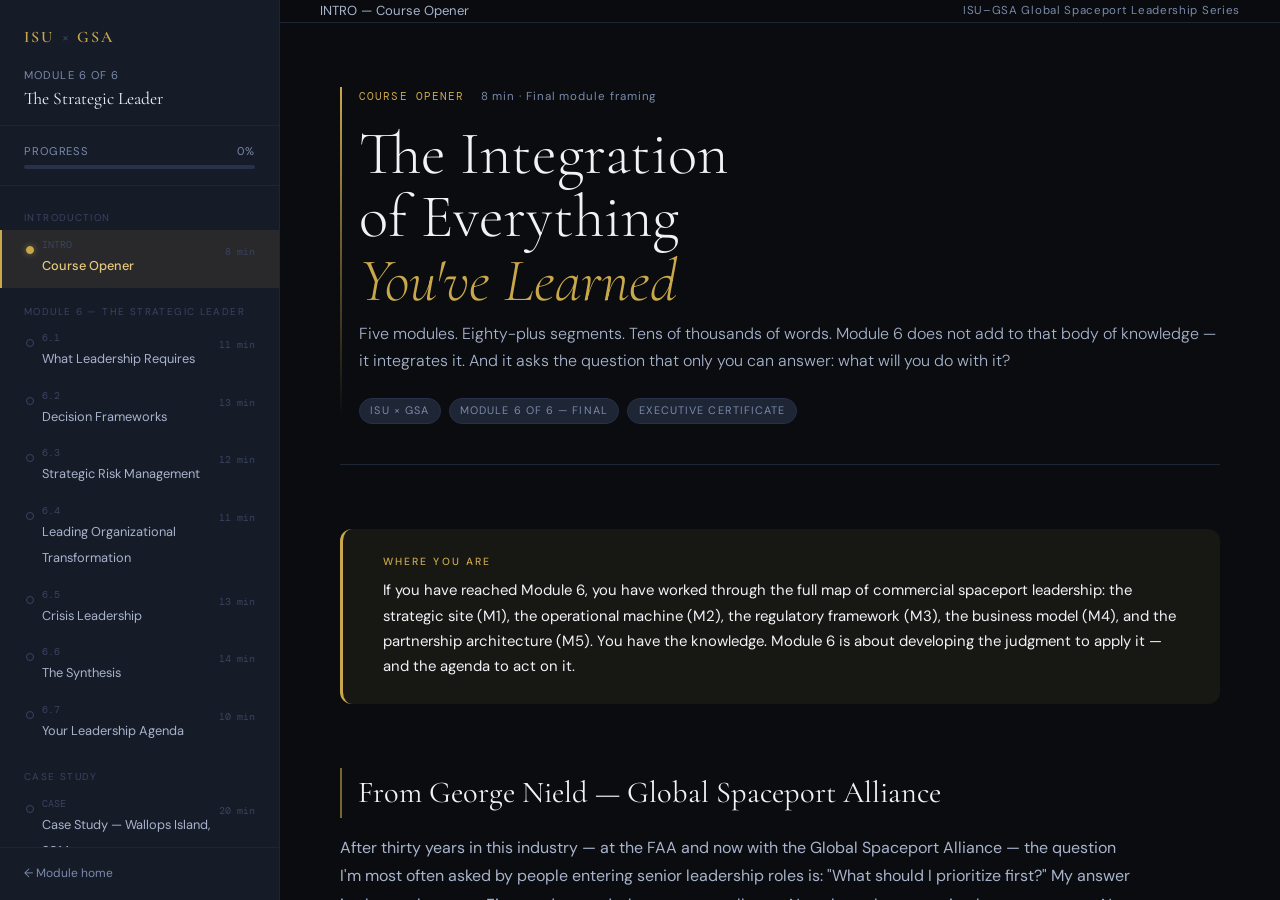
<file: m6-strategic-leader/course.html>
<!DOCTYPE html>
<html lang="en">
<head>
<meta charset="UTF-8">
<meta name="viewport" content="width=device-width, initial-scale=1.0">
<title>Module 6 — The Strategic Leader | ISU–GSA Spaceport Leadership</title>
<link rel="preconnect" href="https://fonts.googleapis.com">
<link rel="preconnect" href="https://fonts.gstatic.com" crossorigin>
<link href="https://fonts.googleapis.com/css2?family=Cormorant+Garamond:ital,wght@0,300;0,400;0,600;1,300;1,400&family=DM+Sans:ital,opsz,wght@0,9..40,300;0,9..40,400;0,9..40,500;1,9..40,300&family=DM+Mono:wght@400;500&display=swap" rel="stylesheet">
<link rel="stylesheet" href="css/main.css">
</head>
<body>
<div class="course-app">

  <!-- ── SIDEBAR ─────────────────────────────────────────── -->
  <aside class="sidebar">
    <div class="sidebar-header">
      <div class="sidebar-brand">
        <span class="brand-text">ISU</span>
        <span class="brand-sep">×</span>
        <span class="brand-text">GSA</span>
      </div>
      <div class="sidebar-module-title">Module 6 of 6</div>
      <div class="sidebar-module-name">The Strategic Leader</div>
    </div>

    <div class="progress-bar-wrap">
      <div class="progress-label">
        <span>Progress</span>
        <span id="progressPct">0%</span>
      </div>
      <div class="progress-bar">
        <div class="progress-fill" id="progressFill" style="width:0%"></div>
      </div>
    </div>

    <nav class="segment-nav" id="segmentNav">
      <!-- Rendered by JS -->
    </nav>

    <div class="sidebar-footer">
      <a href="index.html" class="sidebar-back">
        ← Module home
      </a>
    </div>
  </aside>

  <!-- ── MAIN CONTENT ────────────────────────────────────── -->
  <main class="course-main" id="courseMain">

    <!-- Sticky topbar -->
    <div class="course-topbar">
      <span class="topbar-seg-name" id="topbarSegName"></span>
      <div class="topbar-actions">
        <span style="font-size:0.72rem; color:var(--slate); letter-spacing:0.06em;">
          ISU–GSA Global Spaceport Leadership Series
        </span>
      </div>
    </div>

    <!-- Dynamic content container -->
    <div id="segmentContainer" style="transition: opacity 0.3s ease, transform 0.3s ease;">
      <!-- Loaded by JS -->
    </div>

  </main>

</div>

<script src="js/course.js"></script>
<script>
  document.addEventListener('DOMContentLoaded', function() {
    CourseApp.init();
  });
</script>
</body>
</html>
</file>
<file: css/main.css>
/* ═══════════════════════════════════════════════════════════════════
   ISU–GSA Spaceport Leadership Series
   Main Stylesheet — production grade
   Aesthetic: Deep-space observatory meets executive briefing room.
   Cormorant Garamond for editorial weight / DM Sans for clarity.
   Dark background with precise gold and arctic-blue accents.
═══════════════════════════════════════════════════════════════════ */

/* ── RESET & ROOT ──────────────────────────────────────────────── */
*, *::before, *::after { box-sizing: border-box; margin: 0; padding: 0; }

:root {
  /* Palette */
  --ink:        #0a0c10;
  --ink-2:      #111520;
  --ink-3:      #1a1f2e;
  --ink-4:      #242a3a;
  --surface:    #161b28;
  --surface-2:  #1e2535;
  --surface-3:  #28304a;

  --gold:       #c9a84c;
  --gold-light: #e8c97a;
  --gold-dim:   #7a6530;

  --arctic:     #5b9bd5;
  --arctic-light:#8ec0ef;
  --arctic-dim: #2d5a8a;

  --slate:      #7a8aaa;
  --slate-light:#a8b4cc;
  --slate-dim:  #3a4460;

  --white:      #f0f2f7;
  --white-dim:  #8090b0;

  --danger:     #c0392b;
  --success:    #27ae60;

  /* Type */
  --font-display: 'Cormorant Garamond', Georgia, serif;
  --font-body:    'DM Sans', system-ui, sans-serif;
  --font-mono:    'DM Mono', 'Courier New', monospace;

  /* Spacing */
  --space-xs:  0.25rem;
  --space-sm:  0.5rem;
  --space-md:  1rem;
  --space-lg:  1.5rem;
  --space-xl:  2.5rem;
  --space-2xl: 4rem;
  --space-3xl: 6rem;

  /* Radius */
  --r-sm: 4px;
  --r-md: 8px;
  --r-lg: 12px;
  --r-xl: 20px;

  /* Transitions */
  --ease: cubic-bezier(0.4, 0, 0.2, 1);
  --ease-out: cubic-bezier(0, 0, 0.2, 1);

  /* Layout */
  --content-max: 960px;
  --sidebar-w: 280px;
  --nav-h: 60px;
}

html { font-size: 16px; scroll-behavior: smooth; }

body {
  background: var(--ink);
  color: var(--white);
  font-family: var(--font-body);
  font-size: 1rem;
  line-height: 1.65;
  -webkit-font-smoothing: antialiased;
  min-height: 100vh;
}

/* ── STARFIELD ─────────────────────────────────────────────────── */
#starfield {
  position: fixed;
  inset: 0;
  width: 100%;
  height: 100%;
  pointer-events: none;
  z-index: 0;
  opacity: 0.7;
}

/* ── TOP NAV ───────────────────────────────────────────────────── */
.top-nav {
  position: fixed;
  top: 0; left: 0; right: 0;
  height: var(--nav-h);
  display: flex;
  align-items: center;
  justify-content: space-between;
  padding: 0 var(--space-xl);
  background: rgba(10, 12, 16, 0.85);
  backdrop-filter: blur(16px);
  border-bottom: 1px solid rgba(201, 168, 76, 0.15);
  z-index: 100;
}

.nav-logos {
  display: flex;
  align-items: center;
  gap: var(--space-sm);
}

.nav-logo-text {
  font-family: var(--font-display);
  font-size: 1.2rem;
  font-weight: 600;
  letter-spacing: 0.15em;
  color: var(--gold);
}

.nav-sep {
  color: var(--slate);
  font-size: 0.9rem;
}

.nav-label {
  font-size: 0.75rem;
  letter-spacing: 0.12em;
  text-transform: uppercase;
  color: var(--slate);
}

/* ── LANDING PAGE HERO ─────────────────────────────────────────── */
.landing-page .hero {
  position: relative;
  z-index: 1;
  min-height: 100vh;
  display: flex;
  flex-direction: column;
  align-items: center;
  justify-content: center;
  text-align: center;
  padding: calc(var(--nav-h) + var(--space-3xl)) var(--space-xl) var(--space-3xl);
}

.hero-eyebrow {
  display: flex;
  gap: var(--space-sm);
  margin-bottom: var(--space-xl);
  animation: fadeUp 0.8s var(--ease-out) both;
}

.pill {
  font-size: 0.7rem;
  font-weight: 500;
  letter-spacing: 0.14em;
  text-transform: uppercase;
  padding: 0.3rem 0.85rem;
  border-radius: 100px;
  background: rgba(201, 168, 76, 0.15);
  color: var(--gold);
  border: 1px solid rgba(201, 168, 76, 0.3);
}

.pill-outline {
  background: transparent;
  color: var(--slate-light);
  border-color: var(--slate-dim);
}

.hero-title {
  display: flex;
  flex-direction: column;
  font-family: var(--font-display);
  font-weight: 300;
  font-size: clamp(3.5rem, 9vw, 7.5rem);
  line-height: 1.0;
  letter-spacing: -0.01em;
  margin-bottom: var(--space-xl);
  animation: fadeUp 0.8s var(--ease-out) 0.1s both;
}

.hero-title-line {
  display: block;
}

.hero-title-accent {
  color: var(--gold);
  font-style: italic;
}

.hero-sub {
  font-size: 0.9rem;
  letter-spacing: 0.1em;
  text-transform: uppercase;
  color: var(--slate);
  margin-bottom: var(--space-xl);
  animation: fadeUp 0.8s var(--ease-out) 0.2s both;
}

.hero-meta {
  display: flex;
  align-items: center;
  gap: var(--space-xl);
  margin-bottom: var(--space-2xl);
  animation: fadeUp 0.8s var(--ease-out) 0.3s both;
}

.meta-item { text-align: center; }
.meta-num {
  display: block;
  font-family: var(--font-display);
  font-size: 2rem;
  font-weight: 300;
  color: var(--gold);
  line-height: 1;
}
.meta-label {
  font-size: 0.7rem;
  text-transform: uppercase;
  letter-spacing: 0.1em;
  color: var(--slate);
}
.meta-div {
  width: 1px;
  height: 40px;
  background: var(--slate-dim);
}

.hero-cta {
  display: flex;
  gap: var(--space-md);
  animation: fadeUp 0.8s var(--ease-out) 0.4s both;
}

/* ── BUTTONS ───────────────────────────────────────────────────── */
.btn-primary {
  display: inline-flex;
  align-items: center;
  gap: var(--space-sm);
  padding: 0.8rem 2rem;
  background: var(--gold);
  color: var(--ink);
  font-family: var(--font-body);
  font-size: 0.85rem;
  font-weight: 500;
  letter-spacing: 0.06em;
  text-decoration: none;
  border-radius: var(--r-sm);
  border: none;
  cursor: pointer;
  transition: all 0.2s var(--ease);
}

.btn-primary:hover {
  background: var(--gold-light);
  transform: translateY(-1px);
  box-shadow: 0 8px 24px rgba(201, 168, 76, 0.25);
}

.btn-ghost {
  display: inline-flex;
  align-items: center;
  padding: 0.8rem 1.5rem;
  background: transparent;
  color: var(--slate-light);
  font-size: 0.85rem;
  text-decoration: none;
  border: 1px solid var(--slate-dim);
  border-radius: var(--r-sm);
  transition: all 0.2s var(--ease);
}

.btn-ghost:hover {
  border-color: var(--slate);
  color: var(--white);
}

.btn-secondary {
  display: inline-flex;
  align-items: center;
  gap: var(--space-sm);
  padding: 0.65rem 1.25rem;
  background: var(--surface-2);
  color: var(--white);
  font-size: 0.82rem;
  font-weight: 500;
  text-decoration: none;
  border: 1px solid var(--surface-3);
  border-radius: var(--r-sm);
  cursor: pointer;
  transition: all 0.2s var(--ease);
}

.btn-secondary:hover {
  background: var(--surface-3);
  border-color: var(--arctic-dim);
}

/* ── ABOUT STRIP ───────────────────────────────────────────────── */
.about-strip {
  position: relative;
  z-index: 1;
  padding: var(--space-3xl) var(--space-xl);
  background: var(--surface);
  border-top: 1px solid var(--surface-2);
}

.about-grid {
  max-width: var(--content-max);
  margin: 0 auto;
  display: grid;
  grid-template-columns: repeat(3, 1fr);
  gap: var(--space-xl);
}

.about-card {
  padding: var(--space-xl);
  background: var(--surface-2);
  border: 1px solid var(--surface-3);
  border-radius: var(--r-lg);
  transition: border-color 0.2s var(--ease);
}

.about-card:hover { border-color: var(--gold-dim); }

.about-icon {
  font-size: 1.5rem;
  color: var(--gold);
  margin-bottom: var(--space-md);
}

.about-card h3 {
  font-family: var(--font-display);
  font-size: 1.3rem;
  font-weight: 400;
  margin-bottom: var(--space-sm);
  color: var(--white);
}

.about-card p {
  font-size: 0.88rem;
  color: var(--slate-light);
  line-height: 1.7;
}

/* ── MODULE PREVIEW ─────────────────────────────────────────────── */
.module-preview {
  position: relative;
  z-index: 1;
  padding: var(--space-3xl) var(--space-xl);
  max-width: calc(var(--content-max) + var(--space-xl) * 2);
  margin: 0 auto;
}

.section-label {
  font-size: 0.7rem;
  letter-spacing: 0.16em;
  text-transform: uppercase;
  color: var(--gold);
  margin-bottom: var(--space-sm);
}

.section-title {
  font-family: var(--font-display);
  font-size: clamp(2rem, 4vw, 3rem);
  font-weight: 300;
  color: var(--white);
  margin-bottom: var(--space-xl);
}

.modules-list {
  display: flex;
  flex-direction: column;
  gap: 2px;
}

.module-row {
  display: flex;
  align-items: center;
  gap: var(--space-lg);
  padding: var(--space-lg) var(--space-xl);
  background: var(--surface);
  border: 1px solid var(--surface-2);
  border-radius: var(--r-md);
  text-decoration: none;
  color: inherit;
  transition: all 0.2s var(--ease);
}

.module-row-active {
  border-color: rgba(201, 168, 76, 0.3);
  background: rgba(201, 168, 76, 0.05);
}

.module-row-active:hover {
  border-color: var(--gold);
  background: rgba(201, 168, 76, 0.08);
  transform: translateX(4px);
}

.module-row-locked {
  opacity: 0.45;
  cursor: default;
}

.module-num {
  font-family: var(--font-mono);
  font-size: 0.75rem;
  color: var(--gold);
  min-width: 2rem;
}

.module-info {
  flex: 1;
  display: flex;
  flex-direction: column;
}

.module-name {
  font-size: 1rem;
  font-weight: 500;
  color: var(--white);
}

.module-theme {
  font-size: 0.78rem;
  color: var(--slate);
}

.module-dur {
  font-family: var(--font-mono);
  font-size: 0.75rem;
  color: var(--slate);
}

.module-status {
  font-size: 0.7rem;
  font-weight: 500;
  letter-spacing: 0.08em;
  padding: 0.25rem 0.7rem;
  border-radius: 100px;
}

.status-available {
  background: rgba(39, 174, 96, 0.15);
  color: #4cce80;
  border: 1px solid rgba(39, 174, 96, 0.25);
}

.status-soon {
  background: rgba(122, 138, 170, 0.1);
  color: var(--slate);
  border: 1px solid var(--slate-dim);
}

/* ── INSTRUCTORS ────────────────────────────────────────────────── */
.instructors {
  position: relative;
  z-index: 1;
  padding: var(--space-3xl) var(--space-xl);
  background: var(--surface);
  border-top: 1px solid var(--surface-2);
}

.instructors .section-title,
.instructors .section-label {
  max-width: var(--content-max);
  margin-left: auto;
  margin-right: auto;
}

.instructors .section-title { margin-bottom: var(--space-xl); }

.instructor-grid {
  max-width: var(--content-max);
  margin: 0 auto;
  display: grid;
  grid-template-columns: repeat(3, 1fr);
  gap: var(--space-lg);
}

.instructor-card {
  display: flex;
  gap: var(--space-lg);
  padding: var(--space-xl);
  background: var(--surface-2);
  border: 1px solid var(--surface-3);
  border-radius: var(--r-lg);
}

.instructor-initials {
  width: 52px;
  height: 52px;
  min-width: 52px;
  border-radius: 50%;
  background: var(--arctic-dim);
  border: 1px solid var(--arctic-dim);
  display: flex;
  align-items: center;
  justify-content: center;
  font-family: var(--font-display);
  font-size: 1.1rem;
  color: var(--arctic-light);
}

.instructor-info h3 {
  font-family: var(--font-display);
  font-size: 1.2rem;
  font-weight: 400;
  margin-bottom: 0.2rem;
}

.instructor-title {
  font-size: 0.75rem;
  color: var(--gold);
  text-transform: uppercase;
  letter-spacing: 0.08em;
  margin-bottom: var(--space-sm);
}

.instructor-bio {
  font-size: 0.82rem;
  color: var(--slate-light);
  line-height: 1.65;
}

/* ── FOOTER ─────────────────────────────────────────────────────── */
.site-footer {
  position: relative;
  z-index: 1;
  padding: var(--space-xl);
  text-align: center;
  border-top: 1px solid var(--surface-2);
}

.footer-logos {
  display: flex;
  align-items: center;
  justify-content: center;
  gap: var(--space-md);
  margin-bottom: var(--space-sm);
}

.footer-logo {
  font-family: var(--font-display);
  font-size: 0.95rem;
  color: var(--slate-light);
}

.footer-sep { color: var(--slate-dim); }

.footer-copy {
  font-size: 0.75rem;
  color: var(--slate-dim);
}

/* ════════════════════════════════════════════════════════════════
   COURSE APP LAYOUT (course.html)
════════════════════════════════════════════════════════════════ */

.course-app {
  display: flex;
  height: 100vh;
  overflow: hidden;
}

/* ── SIDEBAR ────────────────────────────────────────────────────── */
.sidebar {
  width: var(--sidebar-w);
  min-width: var(--sidebar-w);
  height: 100vh;
  background: var(--surface);
  border-right: 1px solid var(--surface-2);
  display: flex;
  flex-direction: column;
  overflow: hidden;
  z-index: 10;
}

.sidebar-header {
  padding: var(--space-lg) var(--space-lg) var(--space-md);
  border-bottom: 1px solid var(--surface-2);
}

.sidebar-brand {
  display: flex;
  align-items: center;
  gap: var(--space-sm);
  margin-bottom: var(--space-md);
}

.brand-text {
  font-family: var(--font-display);
  font-size: 1rem;
  font-weight: 600;
  letter-spacing: 0.12em;
  color: var(--gold);
}

.brand-sep { color: var(--slate-dim); font-size: 0.8rem; }

.sidebar-module-title {
  font-size: 0.7rem;
  letter-spacing: 0.1em;
  text-transform: uppercase;
  color: var(--slate);
  margin-bottom: 0.2rem;
}

.sidebar-module-name {
  font-family: var(--font-display);
  font-size: 1.1rem;
  font-weight: 400;
  color: var(--white);
  line-height: 1.2;
}

/* Progress bar */
.progress-bar-wrap {
  padding: var(--space-md) var(--space-lg);
  border-bottom: 1px solid var(--surface-2);
}

.progress-label {
  display: flex;
  justify-content: space-between;
  font-size: 0.7rem;
  color: var(--slate);
  margin-bottom: var(--space-xs);
  text-transform: uppercase;
  letter-spacing: 0.08em;
}

.progress-bar {
  height: 3px;
  background: var(--surface-3);
  border-radius: 2px;
  overflow: hidden;
}

.progress-fill {
  height: 100%;
  background: linear-gradient(90deg, var(--gold-dim), var(--gold));
  border-radius: 2px;
  transition: width 0.6s var(--ease-out);
}

/* Segment nav */
.segment-nav {
  flex: 1;
  overflow-y: auto;
  padding: var(--space-sm) 0;
  scrollbar-width: thin;
  scrollbar-color: var(--surface-3) transparent;
}

.segment-nav::-webkit-scrollbar { width: 4px; }
.segment-nav::-webkit-scrollbar-track { background: transparent; }
.segment-nav::-webkit-scrollbar-thumb { background: var(--surface-3); border-radius: 2px; }

.seg-group-label {
  padding: var(--space-md) var(--space-lg) var(--space-xs);
  font-size: 0.62rem;
  letter-spacing: 0.14em;
  text-transform: uppercase;
  color: var(--slate-dim);
}

.seg-item {
  display: flex;
  align-items: flex-start;
  gap: var(--space-sm);
  padding: 0.6rem var(--space-lg);
  cursor: pointer;
  transition: background 0.15s var(--ease);
  border-left: 2px solid transparent;
  text-decoration: none;
  color: inherit;
}

.seg-item:hover { background: var(--surface-2); }

.seg-item.active {
  background: rgba(201, 168, 76, 0.07);
  border-left-color: var(--gold);
}

.seg-item.completed .seg-dot { background: var(--success); border-color: var(--success); }

.seg-dot {
  width: 8px;
  height: 8px;
  min-width: 8px;
  border-radius: 50%;
  border: 1.5px solid var(--slate-dim);
  margin-top: 6px;
  transition: all 0.2s var(--ease);
}

.seg-item.active .seg-dot {
  background: var(--gold);
  border-color: var(--gold);
  box-shadow: 0 0 6px rgba(201, 168, 76, 0.5);
}

.seg-text { flex: 1; }

.seg-code {
  font-family: var(--font-mono);
  font-size: 0.62rem;
  color: var(--slate-dim);
  display: block;
  line-height: 1;
  margin-bottom: 2px;
}

.seg-name {
  font-size: 0.8rem;
  color: var(--slate-light);
  line-height: 1.35;
}

.seg-item.active .seg-name { color: var(--white); }

.seg-dur {
  font-family: var(--font-mono);
  font-size: 0.62rem;
  color: var(--slate-dim);
  margin-top: 4px;
}

/* Sidebar footer */
.sidebar-footer {
  padding: var(--space-md) var(--space-lg);
  border-top: 1px solid var(--surface-2);
}

.sidebar-back {
  display: flex;
  align-items: center;
  gap: var(--space-sm);
  font-size: 0.75rem;
  color: var(--slate);
  text-decoration: none;
  transition: color 0.2s;
}

.sidebar-back:hover { color: var(--gold); }

/* ── MAIN CONTENT AREA ──────────────────────────────────────────── */
.course-main {
  flex: 1;
  height: 100vh;
  overflow-y: auto;
  display: flex;
  flex-direction: column;
  scrollbar-width: thin;
  scrollbar-color: var(--surface-3) transparent;
}

.course-main::-webkit-scrollbar { width: 6px; }
.course-main::-webkit-scrollbar-track { background: transparent; }
.course-main::-webkit-scrollbar-thumb { background: var(--surface-2); border-radius: 3px; }

/* Course top bar */
.course-topbar {
  position: sticky;
  top: 0;
  padding: 0 var(--space-xl);
  height: var(--nav-h);
  background: rgba(10, 12, 16, 0.9);
  backdrop-filter: blur(12px);
  border-bottom: 1px solid var(--surface-2);
  display: flex;
  align-items: center;
  justify-content: space-between;
  z-index: 50;
}

.topbar-seg-name {
  font-size: 0.82rem;
  color: var(--slate-light);
}

.topbar-actions {
  display: flex;
  align-items: center;
  gap: var(--space-md);
}

/* ── SEGMENT CONTENT ────────────────────────────────────────────── */
.segment-content {
  max-width: var(--content-max);
  margin: 0 auto;
  padding: var(--space-2xl) var(--space-xl);
  width: 100%;
  animation: fadeUp 0.4s var(--ease-out) both;
}

/* Segment header */
.seg-header {
  margin-bottom: var(--space-2xl);
  padding-bottom: var(--space-xl);
  border-bottom: 1px solid var(--surface-2);
}

.seg-header-eyebrow {
  display: flex;
  align-items: center;
  gap: var(--space-md);
  margin-bottom: var(--space-md);
}

.seg-header-code {
  font-family: var(--font-mono);
  font-size: 0.7rem;
  color: var(--gold);
  letter-spacing: 0.1em;
}

.seg-header-meta {
  font-size: 0.72rem;
  color: var(--slate);
  letter-spacing: 0.08em;
}

.seg-header-title {
  font-family: var(--font-display);
  font-size: clamp(2.2rem, 5vw, 3.8rem);
  font-weight: 300;
  line-height: 1.05;
  color: var(--white);
  margin-bottom: var(--space-sm);
}

.seg-header-title em {
  color: var(--gold);
  font-style: italic;
}

.seg-header-subtitle {
  font-size: 1rem;
  color: var(--slate-light);
  font-weight: 300;
  margin-bottom: var(--space-lg);
}

.seg-header-tags {
  display: flex;
  flex-wrap: wrap;
  gap: var(--space-sm);
}

.tag {
  font-size: 0.68rem;
  letter-spacing: 0.1em;
  text-transform: uppercase;
  padding: 0.2rem 0.65rem;
  border-radius: 100px;
  background: var(--surface-2);
  color: var(--slate);
  border: 1px solid var(--surface-3);
}

.tag-lo {
  background: rgba(91, 155, 213, 0.1);
  color: var(--arctic-light);
  border-color: rgba(91, 155, 213, 0.2);
}

/* ── TYPOGRAPHY IN CONTENT ─────────────────────────────────────── */
.seg-body h2 {
  font-family: var(--font-display);
  font-size: 1.9rem;
  font-weight: 400;
  color: var(--white);
  margin: var(--space-2xl) 0 var(--space-md);
  padding-top: var(--space-lg);
  border-top: 1px solid var(--surface-2);
}

.seg-body h3 {
  font-family: var(--font-display);
  font-size: 1.3rem;
  font-weight: 400;
  color: var(--gold);
  margin: var(--space-xl) 0 var(--space-sm);
}

.seg-body p {
  font-size: 1rem;
  line-height: 1.8;
  color: var(--slate-light);
  margin-bottom: var(--space-lg);
  max-width: 72ch;
}

.seg-body p strong {
  color: var(--white);
  font-weight: 500;
}

.seg-body p em {
  color: var(--gold-light);
  font-style: italic;
}

.seg-body ul, .seg-body ol {
  margin: 0 0 var(--space-lg) var(--space-xl);
}

.seg-body li {
  color: var(--slate-light);
  font-size: 0.97rem;
  line-height: 1.75;
  margin-bottom: var(--space-sm);
  max-width: 68ch;
}

.seg-body li strong { color: var(--white); font-weight: 500; }

.seg-body ol { list-style: decimal; }
.seg-body ul { list-style: none; }
.seg-body ul li::before {
  content: "—";
  color: var(--gold-dim);
  margin-left: -1.5rem;
  margin-right: 0.5rem;
  font-weight: 300;
}

/* Callout boxes */
.callout {
  margin: var(--space-xl) 0;
  padding: var(--space-lg) var(--space-xl);
  border-radius: var(--r-lg);
  border-left: 3px solid var(--arctic);
  background: rgba(91, 155, 213, 0.07);
}

.callout-insight {
  border-left-color: var(--gold);
  background: rgba(201, 168, 76, 0.07);
}

.callout-legal {
  border-left-color: var(--arctic);
  background: rgba(91, 155, 213, 0.07);
}

.callout-warning {
  border-left-color: #e67e22;
  background: rgba(230, 126, 34, 0.07);
}

.callout-label {
  font-size: 0.65rem;
  font-weight: 500;
  letter-spacing: 0.16em;
  text-transform: uppercase;
  color: var(--gold);
  margin-bottom: var(--space-sm);
}

.callout-insight .callout-label { color: var(--gold); }
.callout-legal .callout-label { color: var(--arctic-light); }
.callout-warning .callout-label { color: #e67e22; }

.callout p {
  font-size: 0.93rem;
  margin-bottom: 0;
  color: var(--white);
  line-height: 1.7;
  max-width: none;
}

/* Pull quote */
.pull-quote {
  margin: var(--space-2xl) 0;
  padding: var(--space-xl) var(--space-2xl);
  border-top: 1px solid var(--gold-dim);
  border-bottom: 1px solid var(--gold-dim);
}

.pull-quote-text {
  font-family: var(--font-display);
  font-size: clamp(1.3rem, 2.5vw, 1.8rem);
  font-weight: 300;
  font-style: italic;
  color: var(--white);
  line-height: 1.4;
  margin-bottom: var(--space-md);
}

.pull-quote-attr {
  font-size: 0.78rem;
  color: var(--slate);
  letter-spacing: 0.08em;
}

/* Data table */
.data-table-wrap {
  overflow-x: auto;
  margin: var(--space-xl) 0;
  border-radius: var(--r-lg);
  border: 1px solid var(--surface-2);
}

.data-table {
  width: 100%;
  border-collapse: collapse;
  font-size: 0.85rem;
}

.data-table th {
  background: var(--surface-2);
  padding: 0.75rem var(--space-md);
  text-align: left;
  font-size: 0.7rem;
  font-weight: 500;
  letter-spacing: 0.1em;
  text-transform: uppercase;
  color: var(--slate);
  border-bottom: 1px solid var(--surface-3);
}

.data-table td {
  padding: 0.75rem var(--space-md);
  border-bottom: 1px solid var(--surface-2);
  color: var(--slate-light);
  vertical-align: top;
  line-height: 1.5;
}

.data-table tr:last-child td { border-bottom: none; }
.data-table tr:hover td { background: rgba(255,255,255,0.02); }
.data-table td strong { color: var(--white); }

/* Classification axis display */
.axis-grid {
  display: grid;
  grid-template-columns: repeat(2, 1fr);
  gap: var(--space-lg);
  margin: var(--space-xl) 0;
}

.axis-card {
  padding: var(--space-lg);
  background: var(--surface-2);
  border: 1px solid var(--surface-3);
  border-radius: var(--r-lg);
  transition: border-color 0.2s;
}

.axis-card:hover { border-color: var(--arctic-dim); }

.axis-num {
  font-family: var(--font-mono);
  font-size: 0.65rem;
  color: var(--arctic);
  letter-spacing: 0.1em;
  margin-bottom: var(--space-sm);
  display: block;
}

.axis-title {
  font-family: var(--font-display);
  font-size: 1.15rem;
  color: var(--white);
  margin-bottom: var(--space-sm);
}

.axis-body {
  font-size: 0.85rem;
  color: var(--slate-light);
  line-height: 1.65;
}

/* Driver cards (site selection) */
.driver-list {
  display: flex;
  flex-direction: column;
  gap: var(--space-md);
  margin: var(--space-xl) 0;
}

.driver-card {
  display: flex;
  gap: var(--space-lg);
  padding: var(--space-lg);
  background: var(--surface-2);
  border: 1px solid var(--surface-3);
  border-radius: var(--r-lg);
  transition: all 0.2s var(--ease);
}

.driver-card:hover {
  border-color: var(--gold-dim);
  background: var(--surface-3);
}

.driver-num {
  font-family: var(--font-display);
  font-size: 2.5rem;
  font-weight: 300;
  color: var(--gold-dim);
  line-height: 1;
  min-width: 2.5rem;
}

.driver-body { flex: 1; }

.driver-title {
  font-family: var(--font-display);
  font-size: 1.2rem;
  font-weight: 400;
  color: var(--gold);
  margin-bottom: var(--space-sm);
}

.driver-text {
  font-size: 0.9rem;
  color: var(--slate-light);
  line-height: 1.7;
  max-width: none;
  margin-bottom: 0;
}

.driver-text strong { color: var(--white); }

/* ── KNOWLEDGE CHECK ────────────────────────────────────────────── */
.knowledge-check {
  margin: var(--space-2xl) 0;
  padding: var(--space-xl);
  background: var(--surface-2);
  border: 1px solid var(--surface-3);
  border-radius: var(--r-xl);
}

.kc-header {
  display: flex;
  align-items: center;
  gap: var(--space-md);
  margin-bottom: var(--space-lg);
}

.kc-icon {
  width: 40px;
  height: 40px;
  border-radius: 50%;
  background: rgba(201, 168, 76, 0.15);
  border: 1px solid var(--gold-dim);
  display: flex;
  align-items: center;
  justify-content: center;
  font-size: 1.1rem;
}

.kc-title {
  font-family: var(--font-display);
  font-size: 1.3rem;
  font-weight: 400;
  color: var(--white);
}

.kc-subtitle {
  font-size: 0.78rem;
  color: var(--slate);
}

.kc-question {
  margin-bottom: var(--space-xl);
}

.kc-q-num {
  font-family: var(--font-mono);
  font-size: 0.65rem;
  color: var(--gold);
  letter-spacing: 0.1em;
  margin-bottom: var(--space-sm);
}

.kc-q-text {
  font-size: 0.97rem;
  color: var(--white);
  line-height: 1.65;
  margin-bottom: var(--space-lg);
  max-width: none;
}

.kc-options {
  display: flex;
  flex-direction: column;
  gap: var(--space-sm);
}

.kc-option {
  display: flex;
  align-items: flex-start;
  gap: var(--space-md);
  padding: 0.85rem var(--space-lg);
  background: var(--surface-3);
  border: 1px solid rgba(255,255,255,0.06);
  border-radius: var(--r-md);
  cursor: pointer;
  transition: all 0.2s var(--ease);
  text-align: left;
  color: inherit;
  font-family: inherit;
  font-size: 0.9rem;
  color: var(--slate-light);
  width: 100%;
}

.kc-option:hover:not(.disabled) {
  border-color: var(--arctic-dim);
  background: rgba(91, 155, 213, 0.08);
  color: var(--white);
}

.kc-option.selected {
  border-color: var(--arctic);
  background: rgba(91, 155, 213, 0.12);
  color: var(--white);
}

.kc-option.correct {
  border-color: var(--success);
  background: rgba(39, 174, 96, 0.1);
  color: var(--white);
}

.kc-option.incorrect {
  border-color: var(--danger);
  background: rgba(192, 57, 43, 0.1);
  color: var(--slate-light);
}

.kc-option.disabled { cursor: default; }

.option-letter {
  font-family: var(--font-mono);
  font-size: 0.7rem;
  min-width: 20px;
  color: var(--slate-dim);
  margin-top: 2px;
}

.kc-option.selected .option-letter,
.kc-option.correct .option-letter { color: var(--arctic); }

.kc-feedback {
  margin-top: var(--space-md);
  padding: var(--space-md) var(--space-lg);
  border-radius: var(--r-md);
  font-size: 0.88rem;
  line-height: 1.6;
  display: none;
}

.kc-feedback.show { display: block; }
.kc-feedback.correct-fb { background: rgba(39, 174, 96, 0.1); border: 1px solid rgba(39,174,96,0.2); color: #4cce80; }
.kc-feedback.incorrect-fb { background: rgba(192, 57, 43, 0.1); border: 1px solid rgba(192,57,43,0.2); color: #e87c7c; }

.kc-submit {
  margin-top: var(--space-xl);
  padding-top: var(--space-lg);
  border-top: 1px solid var(--surface-3);
  display: flex;
  align-items: center;
  gap: var(--space-md);
}

.kc-score {
  font-family: var(--font-display);
  font-size: 1.1rem;
  color: var(--white);
}

.kc-score span { color: var(--gold); }

/* ── NAV FOOTER (prev/next) ─────────────────────────────────────── */
.seg-nav-footer {
  padding: var(--space-2xl) var(--space-xl);
  border-top: 1px solid var(--surface-2);
  display: flex;
  align-items: center;
  justify-content: space-between;
  max-width: var(--content-max);
  margin: 0 auto;
  width: 100%;
}

.seg-nav-btn {
  display: flex;
  align-items: center;
  gap: var(--space-sm);
  padding: 0.75rem 1.5rem;
  background: var(--surface-2);
  border: 1px solid var(--surface-3);
  border-radius: var(--r-md);
  color: var(--slate-light);
  font-size: 0.85rem;
  text-decoration: none;
  cursor: pointer;
  font-family: inherit;
  transition: all 0.2s var(--ease);
}

.seg-nav-btn:hover {
  border-color: var(--gold-dim);
  color: var(--white);
}

.seg-nav-btn.next {
  background: var(--gold);
  border-color: var(--gold);
  color: var(--ink);
  font-weight: 500;
}

.seg-nav-btn.next:hover {
  background: var(--gold-light);
  transform: translateY(-1px);
}

.seg-nav-btn:disabled {
  opacity: 0.3;
  cursor: default;
  pointer-events: none;
}

/* ── CASE STUDY STYLES ──────────────────────────────────────────── */
.case-meta-strip {
  display: grid;
  grid-template-columns: repeat(4, 1fr);
  gap: 1px;
  background: var(--surface-2);
  border: 1px solid var(--surface-2);
  border-radius: var(--r-lg);
  overflow: hidden;
  margin: var(--space-xl) 0;
}

.case-meta-item {
  background: var(--surface);
  padding: var(--space-md) var(--space-lg);
}

.case-meta-key {
  font-size: 0.65rem;
  letter-spacing: 0.12em;
  text-transform: uppercase;
  color: var(--slate-dim);
  margin-bottom: 0.3rem;
}

.case-meta-val {
  font-size: 0.9rem;
  color: var(--white);
  font-weight: 500;
}

/* ── ANIMATIONS ─────────────────────────────────────────────────── */
@keyframes fadeUp {
  from { opacity: 0; transform: translateY(16px); }
  to   { opacity: 1; transform: translateY(0); }
}

@keyframes fadeIn {
  from { opacity: 0; }
  to   { opacity: 1; }
}

/* ── RESPONSIVE ─────────────────────────────────────────────────── */
@media (max-width: 900px) {
  :root { --sidebar-w: 240px; }
  .about-grid { grid-template-columns: 1fr; }
  .instructor-grid { grid-template-columns: 1fr; }
  .axis-grid { grid-template-columns: 1fr; }
  .case-meta-strip { grid-template-columns: repeat(2, 1fr); }
}

@media (max-width: 640px) {
  .course-app { flex-direction: column; }
  .sidebar { width: 100%; height: auto; max-height: 50vh; }
  .hero-meta { gap: var(--space-lg); }
  .hero-cta { flex-direction: column; align-items: center; }
  .seg-nav-footer { flex-direction: column; gap: var(--space-md); }
}

/* ════════════════════════════════════════════════════════════════
   PHASE BLOCKS — structured numbered section display
   Used in all course.js segments for phase/step sequences
════════════════════════════════════════════════════════════════ */
.phase-block {
  margin: var(--space-lg) 0;
  border: 1px solid var(--surface-2);
  border-radius: var(--r-lg);
  overflow: hidden;
  transition: border-color 0.2s var(--ease);
}

.phase-block:hover { border-color: var(--surface-3); }

.phase-header {
  display: flex;
  align-items: center;
  gap: var(--space-md);
  padding: 0.85rem var(--space-lg);
  background: var(--surface-2);
  border-bottom: 1px solid var(--surface-3);
}

.phase-num {
  font-family: var(--font-mono);
  font-size: 0.6rem;
  letter-spacing: 0.16em;
  color: var(--gold);
  text-transform: uppercase;
  white-space: nowrap;
}

.phase-title {
  font-family: var(--font-display);
  font-size: 1.05rem;
  font-weight: 400;
  color: var(--white);
}

.phase-body {
  padding: var(--space-lg) var(--space-xl);
}

.phase-body p {
  font-size: 0.93rem;
  color: var(--slate-light);
  line-height: 1.75;
  margin-bottom: var(--space-md);
  max-width: none;
}

.phase-body p:last-child { margin-bottom: 0; }
.phase-body p strong { color: var(--white); }

.phase-body ul, .phase-body ol {
  margin: 0 0 var(--space-md) var(--space-xl);
}

.phase-body li {
  font-size: 0.93rem;
  color: var(--slate-light);
  line-height: 1.7;
  margin-bottom: 0.4rem;
}

/* ════════════════════════════════════════════════════════════════
   DOMAIN GRID — two-or-three column thematic card grid
   Used for launch/range/gse domains and other category displays
════════════════════════════════════════════════════════════════ */
.domain-grid {
  display: grid;
  grid-template-columns: repeat(auto-fit, minmax(280px, 1fr));
  gap: var(--space-md);
  margin: var(--space-xl) 0;
}

.domain-card {
  padding: var(--space-lg);
  border: 1px solid var(--surface-2);
  border-radius: var(--r-lg);
  background: var(--surface);
  border-top: 3px solid var(--surface-3);
  transition: border-color 0.2s var(--ease), background 0.2s var(--ease);
}

.domain-card:hover { background: var(--surface-2); }
.domain-card.domain-launch { border-top-color: var(--gold); }
.domain-card.domain-range  { border-top-color: var(--arctic); }
.domain-card.domain-gse    { border-top-color: #8a7bc8; }

.domain-label {
  font-family: var(--font-mono);
  font-size: 0.6rem;
  letter-spacing: 0.14em;
  color: var(--slate-dim);
  text-transform: uppercase;
  margin-bottom: 0.5rem;
  display: block;
}

.domain-card.domain-launch .domain-label { color: var(--gold-dim); }
.domain-card.domain-range  .domain-label { color: var(--arctic-dim); }
.domain-card.domain-gse    .domain-label { color: #5e4f9a; }

.domain-title {
  font-family: var(--font-display);
  font-size: 1.1rem;
  font-weight: 400;
  color: var(--white);
  margin-bottom: var(--space-sm);
}

.domain-body {
  font-size: 0.85rem;
  color: var(--slate-light);
  line-height: 1.65;
}

/* ════════════════════════════════════════════════════════════════
   ANALYSIS QUESTIONS — case study discussion prompts
════════════════════════════════════════════════════════════════ */
.analysis-questions {
  display: flex;
  flex-direction: column;
  gap: 0;
  margin-top: var(--space-md);
}

.aq-item {
  display: flex;
  gap: var(--space-lg);
  align-items: flex-start;
  padding: var(--space-md) 0;
  border-bottom: 1px solid var(--surface-3);
}

.aq-item:last-child { border-bottom: none; }

.aq-num {
  font-family: var(--font-mono);
  font-size: 0.68rem;
  letter-spacing: 0.1em;
  color: var(--gold);
  min-width: 1.8rem;
  padding-top: 0.15rem;
  flex-shrink: 0;
}

.aq-item p {
  font-size: 0.92rem;
  color: var(--slate-light);
  line-height: 1.7;
  margin-bottom: 0;
  max-width: none;
}

/* ════════════════════════════════════════════════════════════════
   MODULE NAVIGATION FOOTER — prev/next on module index pages
════════════════════════════════════════════════════════════════ */
.module-nav-footer {
  position: relative;
  z-index: 1;
  display: flex;
  align-items: center;
  justify-content: space-between;
  padding: 1.25rem var(--space-xl);
  background: var(--ink-2);
  border-top: 1px solid var(--surface-2);
}

.module-nav-footer::before {
  content: '';
  position: absolute;
  top: 0; left: 15%; right: 15%;
  height: 1px;
  background: linear-gradient(90deg, transparent, rgba(201,168,76,0.25), transparent);
  pointer-events: none;
}

.nav-prev, .nav-next {
  font-size: 0.82rem;
  color: var(--slate);
  text-decoration: none;
  letter-spacing: 0.02em;
  transition: color 0.2s var(--ease);
}

.nav-prev:hover { color: var(--white); }
.nav-next { color: var(--gold); }
.nav-next:hover { color: var(--gold-light); }

.nav-home {
  font-size: 0.68rem;
  letter-spacing: 0.12em;
  text-transform: uppercase;
  color: var(--slate-dim);
  text-decoration: none;
  transition: color 0.2s var(--ease);
}

.nav-home:hover { color: var(--slate); }

/* ════════════════════════════════════════════════════════════════
   SEGMENT NAV FOOTER wrapper (#segNavFooter)
   Note: class .seg-nav-footer exists but HTML uses id
════════════════════════════════════════════════════════════════ */
#segNavFooter {
  padding: var(--space-2xl) var(--space-xl);
  border-top: 1px solid var(--surface-2);
  display: flex;
  align-items: center;
  justify-content: space-between;
  max-width: var(--content-max);
  margin: 0 auto;
  width: 100%;
}

/* ════════════════════════════════════════════════════════════════
   FOOTER INNER — module page footer layout
════════════════════════════════════════════════════════════════ */
.footer-inner {
  display: flex;
  align-items: center;
  justify-content: space-between;
  max-width: var(--content-max);
  margin: 0 auto;
}

.footer-back {
  font-size: 0.8rem;
  color: var(--slate);
  text-decoration: none;
  transition: color 0.2s var(--ease);
}

.footer-back:hover { color: var(--gold); }

.footer-brand {
  font-size: 0.7rem;
  letter-spacing: 0.1em;
  color: var(--slate-dim);
  text-transform: uppercase;
}

/* ════════════════════════════════════════════════════════════════
   DESIGN REFINEMENTS
   Editorial authority, institutional weight, visual precision.
   Specific overrides for generic/flat patterns.
════════════════════════════════════════════════════════════════ */

/* — Hero: fine measurement grid overlay ——————————————————————— */
.landing-page .hero { position: relative; }

.landing-page .hero::before {
  content: '';
  position: absolute;
  inset: 0;
  background-image:
    repeating-linear-gradient(
      0deg, transparent, transparent 79px,
      rgba(201,168,76,0.04) 79px, rgba(201,168,76,0.04) 80px),
    repeating-linear-gradient(
      90deg, transparent, transparent 119px,
      rgba(201,168,76,0.03) 119px, rgba(201,168,76,0.03) 120px);
  pointer-events: none;
  z-index: 0;
}

.landing-page .hero > * { position: relative; z-index: 1; }

/* — Segment header: gold left rule ————————————————————————————— */
.seg-header {
  position: relative;
  padding-left: calc(var(--space-md) + 3px);
}

.seg-header::before {
  content: '';
  position: absolute;
  left: 0;
  top: 0;
  bottom: calc(var(--space-xl) + 0.5rem);
  width: 2px;
  background: linear-gradient(to bottom, var(--gold), rgba(201,168,76,0));
}

/* — h2: gold left accent instead of flat grey top rule ————————— */
.seg-body h2 {
  border-top: none;
  border-left: 2px solid var(--gold-dim);
  padding-top: 0;
  padding-left: var(--space-md);
  margin-top: var(--space-2xl);
}

/* — Pull quote: editorial opening mark ————————————————————————— */
.pull-quote { position: relative; }

.pull-quote::before {
  content: '\201C';
  font-family: var(--font-display);
  font-size: 5rem;
  line-height: 0.8;
  color: var(--gold-dim);
  opacity: 0.45;
  position: absolute;
  top: 0.25rem;
  left: var(--space-md);
  pointer-events: none;
}

/* — Sidebar active state: stronger highlight, gold name ————————— */
.seg-item.active {
  background: rgba(201, 168, 76, 0.1);
}

.seg-item.active .seg-name {
  color: var(--gold-light);
  font-weight: 500;
}

/* — Module row: directional left accent on hover ———————————————— */
.module-row-active { position: relative; overflow: hidden; }

.module-row-active::after {
  content: '';
  position: absolute;
  left: 0;
  top: 10px;
  bottom: 10px;
  width: 2px;
  background: var(--gold);
  border-radius: 2px;
  transform: scaleY(0);
  transition: transform 0.25s var(--ease);
  transform-origin: center;
}

.module-row-active:hover::after { transform: scaleY(1); }

/* — Progress bar: more substantial ————————————————————————————— */
.progress-bar { height: 4px; }

/* — About card icon: framed, not raw emoji ————————————————————— */
.about-icon {
  font-size: 1rem;
  width: 34px;
  height: 34px;
  display: flex;
  align-items: center;
  justify-content: center;
  border: 1px solid rgba(201,168,76,0.3);
  border-radius: var(--r-sm);
  background: rgba(201,168,76,0.06);
  margin-bottom: var(--space-md);
}

/* — Nav logo: tighter letter-spacing for small-caps authority —— */
.nav-logo-text { letter-spacing: 0.18em; }

/* — Instructor initials: more refined ————————————————————————— */
.instructor-initials {
  background: rgba(91, 155, 213, 0.08);
  border-color: rgba(91, 155, 213, 0.2);
  font-weight: 300;
  letter-spacing: 0.08em;
}

/* — Callout: stronger label contrast ——————————————————————————— */
.callout-insight .callout-label { letter-spacing: 0.2em; }
.callout-warning .callout-label { letter-spacing: 0.2em; }
.callout-legal .callout-label   { letter-spacing: 0.2em; }

/* — Knowledge check: tighter option typography ————————————————— */
.kc-q-text {
  font-size: 1rem;
  font-weight: 400;
  color: var(--white);
  letter-spacing: -0.01em;
}

.kc-option { line-height: 1.6; }

.option-letter {
  font-size: 0.65rem;
  letter-spacing: 0.1em;
}

/* ════════════════════════════════════════════════════════════════
   RESPONSIVE ADDITIONS
════════════════════════════════════════════════════════════════ */
@media (max-width: 900px) {
  .domain-grid { grid-template-columns: 1fr; }
  .module-nav-footer { gap: var(--space-md); }
}

@media (max-width: 640px) {
  .module-nav-footer {
    flex-direction: column;
    text-align: center;
    gap: var(--space-sm);
  }
  #segNavFooter { flex-direction: column; gap: var(--space-md); }
  .pull-quote::before { display: none; }
  .seg-header { padding-left: 0; }
  .seg-header::before { display: none; }
}

/* ============================================================
   MODULE LANDING — alternate module index page style (M5, M6)
   ============================================================ */

body.module-landing {
  background: var(--ink);
  color: var(--white);
  min-height: 100vh;
}

.module-hero {
  position: relative;
  min-height: 100vh;
  display: flex;
  align-items: center;
  justify-content: center;
  text-align: center;
  padding: var(--space-3xl) var(--space-xl);
}

.module-hero-inner {
  position: relative;
  z-index: 2;
  max-width: 760px;
  margin: 0 auto;
}

.module-eyebrow {
  display: flex;
  align-items: center;
  justify-content: center;
  gap: 0.5rem;
  margin-bottom: var(--space-xl);
  font-family: var(--font-mono);
  font-size: 0.65rem;
  letter-spacing: 0.14em;
  text-transform: uppercase;
  color: var(--slate);
}

.eyebrow-sep { color: var(--surface-3); }
.eyebrow-num { color: var(--gold-dim); }

.module-hero-title {
  font-family: var(--font-display);
  font-size: clamp(3rem, 8vw, 5.5rem);
  font-weight: 300;
  line-height: 1.05;
  color: var(--white);
  margin: 0 0 var(--space-lg);
  letter-spacing: -0.01em;
}

.module-hero-title em {
  font-style: italic;
  color: var(--gold);
}

.module-hero-sub {
  font-family: var(--font-body);
  font-size: 1.05rem;
  color: var(--slate-light);
  line-height: 1.65;
  max-width: 55ch;
  margin: 0 auto var(--space-xl);
}

.module-meta-row {
  display: flex;
  align-items: center;
  justify-content: center;
  flex-wrap: wrap;
  gap: 0.4rem;
  font-family: var(--font-mono);
  font-size: 0.7rem;
  letter-spacing: 0.08em;
  color: var(--slate);
  margin-bottom: var(--space-xl);
}

.meta-sep { color: var(--surface-3); }

.module-cta {
  display: inline-block;
  font-size: 0.85rem;
  padding: 0.85rem 2.25rem;
}

/* Segment preview grid */

.module-segments-preview {
  position: relative;
  z-index: 2;
  padding: var(--space-3xl) var(--space-xl);
  max-width: 1100px;
  margin: 0 auto;
}

.segments-grid {
  display: grid;
  grid-template-columns: repeat(auto-fill, minmax(280px, 1fr));
  gap: var(--space-md);
}

.seg-preview {
  background: var(--surface);
  border: 1px solid var(--surface-2);
  border-radius: 10px;
  padding: 1.25rem 1.5rem 1.5rem;
  transition: border-color 0.2s, background 0.2s;
}

.seg-preview:hover {
  background: var(--surface-2);
  border-color: rgba(201, 168, 76, 0.25);
}

.seg-preview-code {
  font-family: var(--font-mono);
  font-size: 0.65rem;
  letter-spacing: 0.14em;
  color: var(--gold-dim);
  text-transform: uppercase;
  margin-bottom: 0.5rem;
}

.seg-preview-title {
  font-family: var(--font-display);
  font-size: 1.05rem;
  font-weight: 400;
  color: var(--white);
  margin-bottom: 0.5rem;
  line-height: 1.25;
}

.seg-preview-desc {
  font-family: var(--font-body);
  font-size: 0.82rem;
  color: var(--slate-light);
  line-height: 1.6;
}

@media (max-width: 640px) {
  .module-hero { min-height: auto; padding: 6rem var(--space-lg) var(--space-3xl); }
  .segments-grid { grid-template-columns: 1fr; }
}
</file>
<file: m1-strategic-site/css/main.css>
/* ═══════════════════════════════════════════════════════════════════
   ISU–GSA Spaceport Leadership Series
   Main Stylesheet — production grade
   Aesthetic: Deep-space observatory meets executive briefing room.
   Cormorant Garamond for editorial weight / DM Sans for clarity.
   Dark background with precise gold and arctic-blue accents.
═══════════════════════════════════════════════════════════════════ */

/* ── RESET & ROOT ──────────────────────────────────────────────── */
*, *::before, *::after { box-sizing: border-box; margin: 0; padding: 0; }

:root {
  /* Palette */
  --ink:        #0a0c10;
  --ink-2:      #111520;
  --ink-3:      #1a1f2e;
  --ink-4:      #242a3a;
  --surface:    #161b28;
  --surface-2:  #1e2535;
  --surface-3:  #28304a;

  --gold:       #c9a84c;
  --gold-light: #e8c97a;
  --gold-dim:   #7a6530;

  --arctic:     #5b9bd5;
  --arctic-light:#8ec0ef;
  --arctic-dim: #2d5a8a;

  --slate:      #7a8aaa;
  --slate-light:#a8b4cc;
  --slate-dim:  #3a4460;

  --white:      #f0f2f7;
  --white-dim:  #8090b0;

  --danger:     #c0392b;
  --success:    #27ae60;

  /* Type */
  --font-display: 'Cormorant Garamond', Georgia, serif;
  --font-body:    'DM Sans', system-ui, sans-serif;
  --font-mono:    'DM Mono', 'Courier New', monospace;

  /* Spacing */
  --space-xs:  0.25rem;
  --space-sm:  0.5rem;
  --space-md:  1rem;
  --space-lg:  1.5rem;
  --space-xl:  2.5rem;
  --space-2xl: 4rem;
  --space-3xl: 6rem;

  /* Radius */
  --r-sm: 4px;
  --r-md: 8px;
  --r-lg: 12px;
  --r-xl: 20px;

  /* Transitions */
  --ease: cubic-bezier(0.4, 0, 0.2, 1);
  --ease-out: cubic-bezier(0, 0, 0.2, 1);

  /* Layout */
  --content-max: 960px;
  --sidebar-w: 280px;
  --nav-h: 60px;
}

html { font-size: 16px; scroll-behavior: smooth; }

body {
  background: var(--ink);
  color: var(--white);
  font-family: var(--font-body);
  font-size: 1rem;
  line-height: 1.65;
  -webkit-font-smoothing: antialiased;
  min-height: 100vh;
}

/* ── STARFIELD ─────────────────────────────────────────────────── */
#starfield {
  position: fixed;
  inset: 0;
  width: 100%;
  height: 100%;
  pointer-events: none;
  z-index: 0;
  opacity: 0.7;
}

/* ── TOP NAV ───────────────────────────────────────────────────── */
.top-nav {
  position: fixed;
  top: 0; left: 0; right: 0;
  height: var(--nav-h);
  display: flex;
  align-items: center;
  justify-content: space-between;
  padding: 0 var(--space-xl);
  background: rgba(10, 12, 16, 0.85);
  backdrop-filter: blur(16px);
  border-bottom: 1px solid rgba(201, 168, 76, 0.15);
  z-index: 100;
}

.nav-logos {
  display: flex;
  align-items: center;
  gap: var(--space-sm);
}

.nav-logo-text {
  font-family: var(--font-display);
  font-size: 1.2rem;
  font-weight: 600;
  letter-spacing: 0.15em;
  color: var(--gold);
}

.nav-sep {
  color: var(--slate);
  font-size: 0.9rem;
}

.nav-label {
  font-size: 0.75rem;
  letter-spacing: 0.12em;
  text-transform: uppercase;
  color: var(--slate);
}

/* ── LANDING PAGE HERO ─────────────────────────────────────────── */
.landing-page .hero {
  position: relative;
  z-index: 1;
  min-height: 100vh;
  display: flex;
  flex-direction: column;
  align-items: center;
  justify-content: center;
  text-align: center;
  padding: calc(var(--nav-h) + var(--space-3xl)) var(--space-xl) var(--space-3xl);
}

.hero-eyebrow {
  display: flex;
  gap: var(--space-sm);
  margin-bottom: var(--space-xl);
  animation: fadeUp 0.8s var(--ease-out) both;
}

.pill {
  font-size: 0.7rem;
  font-weight: 500;
  letter-spacing: 0.14em;
  text-transform: uppercase;
  padding: 0.3rem 0.85rem;
  border-radius: 100px;
  background: rgba(201, 168, 76, 0.15);
  color: var(--gold);
  border: 1px solid rgba(201, 168, 76, 0.3);
}

.pill-outline {
  background: transparent;
  color: var(--slate-light);
  border-color: var(--slate-dim);
}

.hero-title {
  display: flex;
  flex-direction: column;
  font-family: var(--font-display);
  font-weight: 300;
  font-size: clamp(3.5rem, 9vw, 7.5rem);
  line-height: 1.0;
  letter-spacing: -0.01em;
  margin-bottom: var(--space-xl);
  animation: fadeUp 0.8s var(--ease-out) 0.1s both;
}

.hero-title-line {
  display: block;
}

.hero-title-accent {
  color: var(--gold);
  font-style: italic;
}

.hero-sub {
  font-size: 0.9rem;
  letter-spacing: 0.1em;
  text-transform: uppercase;
  color: var(--slate);
  margin-bottom: var(--space-xl);
  animation: fadeUp 0.8s var(--ease-out) 0.2s both;
}

.hero-meta {
  display: flex;
  align-items: center;
  gap: var(--space-xl);
  margin-bottom: var(--space-2xl);
  animation: fadeUp 0.8s var(--ease-out) 0.3s both;
}

.meta-item { text-align: center; }
.meta-num {
  display: block;
  font-family: var(--font-display);
  font-size: 2rem;
  font-weight: 300;
  color: var(--gold);
  line-height: 1;
}
.meta-label {
  font-size: 0.7rem;
  text-transform: uppercase;
  letter-spacing: 0.1em;
  color: var(--slate);
}
.meta-div {
  width: 1px;
  height: 40px;
  background: var(--slate-dim);
}

.hero-cta {
  display: flex;
  gap: var(--space-md);
  animation: fadeUp 0.8s var(--ease-out) 0.4s both;
}

/* ── BUTTONS ───────────────────────────────────────────────────── */
.btn-primary {
  display: inline-flex;
  align-items: center;
  gap: var(--space-sm);
  padding: 0.8rem 2rem;
  background: var(--gold);
  color: var(--ink);
  font-family: var(--font-body);
  font-size: 0.85rem;
  font-weight: 500;
  letter-spacing: 0.06em;
  text-decoration: none;
  border-radius: var(--r-sm);
  border: none;
  cursor: pointer;
  transition: all 0.2s var(--ease);
}

.btn-primary:hover {
  background: var(--gold-light);
  transform: translateY(-1px);
  box-shadow: 0 8px 24px rgba(201, 168, 76, 0.25);
}

.btn-ghost {
  display: inline-flex;
  align-items: center;
  padding: 0.8rem 1.5rem;
  background: transparent;
  color: var(--slate-light);
  font-size: 0.85rem;
  text-decoration: none;
  border: 1px solid var(--slate-dim);
  border-radius: var(--r-sm);
  transition: all 0.2s var(--ease);
}

.btn-ghost:hover {
  border-color: var(--slate);
  color: var(--white);
}

.btn-secondary {
  display: inline-flex;
  align-items: center;
  gap: var(--space-sm);
  padding: 0.65rem 1.25rem;
  background: var(--surface-2);
  color: var(--white);
  font-size: 0.82rem;
  font-weight: 500;
  text-decoration: none;
  border: 1px solid var(--surface-3);
  border-radius: var(--r-sm);
  cursor: pointer;
  transition: all 0.2s var(--ease);
}

.btn-secondary:hover {
  background: var(--surface-3);
  border-color: var(--arctic-dim);
}

/* ── ABOUT STRIP ───────────────────────────────────────────────── */
.about-strip {
  position: relative;
  z-index: 1;
  padding: var(--space-3xl) var(--space-xl);
  background: var(--surface);
  border-top: 1px solid var(--surface-2);
}

.about-grid {
  max-width: var(--content-max);
  margin: 0 auto;
  display: grid;
  grid-template-columns: repeat(3, 1fr);
  gap: var(--space-xl);
}

.about-card {
  padding: var(--space-xl);
  background: var(--surface-2);
  border: 1px solid var(--surface-3);
  border-radius: var(--r-lg);
  transition: border-color 0.2s var(--ease);
}

.about-card:hover { border-color: var(--gold-dim); }

.about-icon {
  font-size: 1.5rem;
  color: var(--gold);
  margin-bottom: var(--space-md);
}

.about-card h3 {
  font-family: var(--font-display);
  font-size: 1.3rem;
  font-weight: 400;
  margin-bottom: var(--space-sm);
  color: var(--white);
}

.about-card p {
  font-size: 0.88rem;
  color: var(--slate-light);
  line-height: 1.7;
}

/* ── MODULE PREVIEW ─────────────────────────────────────────────── */
.module-preview {
  position: relative;
  z-index: 1;
  padding: var(--space-3xl) var(--space-xl);
  max-width: calc(var(--content-max) + var(--space-xl) * 2);
  margin: 0 auto;
}

.section-label {
  font-size: 0.7rem;
  letter-spacing: 0.16em;
  text-transform: uppercase;
  color: var(--gold);
  margin-bottom: var(--space-sm);
}

.section-title {
  font-family: var(--font-display);
  font-size: clamp(2rem, 4vw, 3rem);
  font-weight: 300;
  color: var(--white);
  margin-bottom: var(--space-xl);
}

.modules-list {
  display: flex;
  flex-direction: column;
  gap: 2px;
}

.module-row {
  display: flex;
  align-items: center;
  gap: var(--space-lg);
  padding: var(--space-lg) var(--space-xl);
  background: var(--surface);
  border: 1px solid var(--surface-2);
  border-radius: var(--r-md);
  text-decoration: none;
  color: inherit;
  transition: all 0.2s var(--ease);
}

.module-row-active {
  border-color: rgba(201, 168, 76, 0.3);
  background: rgba(201, 168, 76, 0.05);
}

.module-row-active:hover {
  border-color: var(--gold);
  background: rgba(201, 168, 76, 0.08);
  transform: translateX(4px);
}

.module-row-locked {
  opacity: 0.45;
  cursor: default;
}

.module-num {
  font-family: var(--font-mono);
  font-size: 0.75rem;
  color: var(--gold);
  min-width: 2rem;
}

.module-info {
  flex: 1;
  display: flex;
  flex-direction: column;
}

.module-name {
  font-size: 1rem;
  font-weight: 500;
  color: var(--white);
}

.module-theme {
  font-size: 0.78rem;
  color: var(--slate);
}

.module-dur {
  font-family: var(--font-mono);
  font-size: 0.75rem;
  color: var(--slate);
}

.module-status {
  font-size: 0.7rem;
  font-weight: 500;
  letter-spacing: 0.08em;
  padding: 0.25rem 0.7rem;
  border-radius: 100px;
}

.status-available {
  background: rgba(39, 174, 96, 0.15);
  color: #4cce80;
  border: 1px solid rgba(39, 174, 96, 0.25);
}

.status-soon {
  background: rgba(122, 138, 170, 0.1);
  color: var(--slate);
  border: 1px solid var(--slate-dim);
}

/* ── INSTRUCTORS ────────────────────────────────────────────────── */
.instructors {
  position: relative;
  z-index: 1;
  padding: var(--space-3xl) var(--space-xl);
  background: var(--surface);
  border-top: 1px solid var(--surface-2);
}

.instructors .section-title,
.instructors .section-label {
  max-width: var(--content-max);
  margin-left: auto;
  margin-right: auto;
}

.instructors .section-title { margin-bottom: var(--space-xl); }

.instructor-grid {
  max-width: var(--content-max);
  margin: 0 auto;
  display: grid;
  grid-template-columns: repeat(3, 1fr);
  gap: var(--space-lg);
}

.instructor-card {
  display: flex;
  gap: var(--space-lg);
  padding: var(--space-xl);
  background: var(--surface-2);
  border: 1px solid var(--surface-3);
  border-radius: var(--r-lg);
}

.instructor-initials {
  width: 52px;
  height: 52px;
  min-width: 52px;
  border-radius: 50%;
  background: var(--arctic-dim);
  border: 1px solid var(--arctic-dim);
  display: flex;
  align-items: center;
  justify-content: center;
  font-family: var(--font-display);
  font-size: 1.1rem;
  color: var(--arctic-light);
}

.instructor-info h3 {
  font-family: var(--font-display);
  font-size: 1.2rem;
  font-weight: 400;
  margin-bottom: 0.2rem;
}

.instructor-title {
  font-size: 0.75rem;
  color: var(--gold);
  text-transform: uppercase;
  letter-spacing: 0.08em;
  margin-bottom: var(--space-sm);
}

.instructor-bio {
  font-size: 0.82rem;
  color: var(--slate-light);
  line-height: 1.65;
}

/* ── FOOTER ─────────────────────────────────────────────────────── */
.site-footer {
  position: relative;
  z-index: 1;
  padding: var(--space-xl);
  text-align: center;
  border-top: 1px solid var(--surface-2);
}

.footer-logos {
  display: flex;
  align-items: center;
  justify-content: center;
  gap: var(--space-md);
  margin-bottom: var(--space-sm);
}

.footer-logo {
  font-family: var(--font-display);
  font-size: 0.95rem;
  color: var(--slate-light);
}

.footer-sep { color: var(--slate-dim); }

.footer-copy {
  font-size: 0.75rem;
  color: var(--slate-dim);
}

/* ════════════════════════════════════════════════════════════════
   COURSE APP LAYOUT (course.html)
════════════════════════════════════════════════════════════════ */

.course-app {
  display: flex;
  height: 100vh;
  overflow: hidden;
}

/* ── SIDEBAR ────────────────────────────────────────────────────── */
.sidebar {
  width: var(--sidebar-w);
  min-width: var(--sidebar-w);
  height: 100vh;
  background: var(--surface);
  border-right: 1px solid var(--surface-2);
  display: flex;
  flex-direction: column;
  overflow: hidden;
  z-index: 10;
}

.sidebar-header {
  padding: var(--space-lg) var(--space-lg) var(--space-md);
  border-bottom: 1px solid var(--surface-2);
}

.sidebar-brand {
  display: flex;
  align-items: center;
  gap: var(--space-sm);
  margin-bottom: var(--space-md);
}

.brand-text {
  font-family: var(--font-display);
  font-size: 1rem;
  font-weight: 600;
  letter-spacing: 0.12em;
  color: var(--gold);
}

.brand-sep { color: var(--slate-dim); font-size: 0.8rem; }

.sidebar-module-title {
  font-size: 0.7rem;
  letter-spacing: 0.1em;
  text-transform: uppercase;
  color: var(--slate);
  margin-bottom: 0.2rem;
}

.sidebar-module-name {
  font-family: var(--font-display);
  font-size: 1.1rem;
  font-weight: 400;
  color: var(--white);
  line-height: 1.2;
}

/* Progress bar */
.progress-bar-wrap {
  padding: var(--space-md) var(--space-lg);
  border-bottom: 1px solid var(--surface-2);
}

.progress-label {
  display: flex;
  justify-content: space-between;
  font-size: 0.7rem;
  color: var(--slate);
  margin-bottom: var(--space-xs);
  text-transform: uppercase;
  letter-spacing: 0.08em;
}

.progress-bar {
  height: 3px;
  background: var(--surface-3);
  border-radius: 2px;
  overflow: hidden;
}

.progress-fill {
  height: 100%;
  background: linear-gradient(90deg, var(--gold-dim), var(--gold));
  border-radius: 2px;
  transition: width 0.6s var(--ease-out);
}

/* Segment nav */
.segment-nav {
  flex: 1;
  overflow-y: auto;
  padding: var(--space-sm) 0;
  scrollbar-width: thin;
  scrollbar-color: var(--surface-3) transparent;
}

.segment-nav::-webkit-scrollbar { width: 4px; }
.segment-nav::-webkit-scrollbar-track { background: transparent; }
.segment-nav::-webkit-scrollbar-thumb { background: var(--surface-3); border-radius: 2px; }

.seg-group-label {
  padding: var(--space-md) var(--space-lg) var(--space-xs);
  font-size: 0.62rem;
  letter-spacing: 0.14em;
  text-transform: uppercase;
  color: var(--slate-dim);
}

.seg-item {
  display: flex;
  align-items: flex-start;
  gap: var(--space-sm);
  padding: 0.6rem var(--space-lg);
  cursor: pointer;
  transition: background 0.15s var(--ease);
  border-left: 2px solid transparent;
  text-decoration: none;
  color: inherit;
}

.seg-item:hover { background: var(--surface-2); }

.seg-item.active {
  background: rgba(201, 168, 76, 0.07);
  border-left-color: var(--gold);
}

.seg-item.completed .seg-dot { background: var(--success); border-color: var(--success); }

.seg-dot {
  width: 8px;
  height: 8px;
  min-width: 8px;
  border-radius: 50%;
  border: 1.5px solid var(--slate-dim);
  margin-top: 6px;
  transition: all 0.2s var(--ease);
}

.seg-item.active .seg-dot {
  background: var(--gold);
  border-color: var(--gold);
  box-shadow: 0 0 6px rgba(201, 168, 76, 0.5);
}

.seg-text { flex: 1; }

.seg-code {
  font-family: var(--font-mono);
  font-size: 0.62rem;
  color: var(--slate-dim);
  display: block;
  line-height: 1;
  margin-bottom: 2px;
}

.seg-name {
  font-size: 0.8rem;
  color: var(--slate-light);
  line-height: 1.35;
}

.seg-item.active .seg-name { color: var(--white); }

.seg-dur {
  font-family: var(--font-mono);
  font-size: 0.62rem;
  color: var(--slate-dim);
  margin-top: 4px;
}

/* Sidebar footer */
.sidebar-footer {
  padding: var(--space-md) var(--space-lg);
  border-top: 1px solid var(--surface-2);
}

.sidebar-back {
  display: flex;
  align-items: center;
  gap: var(--space-sm);
  font-size: 0.75rem;
  color: var(--slate);
  text-decoration: none;
  transition: color 0.2s;
}

.sidebar-back:hover { color: var(--gold); }

/* ── MAIN CONTENT AREA ──────────────────────────────────────────── */
.course-main {
  flex: 1;
  height: 100vh;
  overflow-y: auto;
  display: flex;
  flex-direction: column;
  scrollbar-width: thin;
  scrollbar-color: var(--surface-3) transparent;
}

.course-main::-webkit-scrollbar { width: 6px; }
.course-main::-webkit-scrollbar-track { background: transparent; }
.course-main::-webkit-scrollbar-thumb { background: var(--surface-2); border-radius: 3px; }

/* Course top bar */
.course-topbar {
  position: sticky;
  top: 0;
  padding: 0 var(--space-xl);
  height: var(--nav-h);
  background: rgba(10, 12, 16, 0.9);
  backdrop-filter: blur(12px);
  border-bottom: 1px solid var(--surface-2);
  display: flex;
  align-items: center;
  justify-content: space-between;
  z-index: 50;
}

.topbar-seg-name {
  font-size: 0.82rem;
  color: var(--slate-light);
}

.topbar-actions {
  display: flex;
  align-items: center;
  gap: var(--space-md);
}

/* ── SEGMENT CONTENT ────────────────────────────────────────────── */
.segment-content {
  max-width: var(--content-max);
  margin: 0 auto;
  padding: var(--space-2xl) var(--space-xl);
  width: 100%;
  animation: fadeUp 0.4s var(--ease-out) both;
}

/* Segment header */
.seg-header {
  margin-bottom: var(--space-2xl);
  padding-bottom: var(--space-xl);
  border-bottom: 1px solid var(--surface-2);
}

.seg-header-eyebrow {
  display: flex;
  align-items: center;
  gap: var(--space-md);
  margin-bottom: var(--space-md);
}

.seg-header-code {
  font-family: var(--font-mono);
  font-size: 0.7rem;
  color: var(--gold);
  letter-spacing: 0.1em;
}

.seg-header-meta {
  font-size: 0.72rem;
  color: var(--slate);
  letter-spacing: 0.08em;
}

.seg-header-title {
  font-family: var(--font-display);
  font-size: clamp(2.2rem, 5vw, 3.8rem);
  font-weight: 300;
  line-height: 1.05;
  color: var(--white);
  margin-bottom: var(--space-sm);
}

.seg-header-title em {
  color: var(--gold);
  font-style: italic;
}

.seg-header-subtitle {
  font-size: 1rem;
  color: var(--slate-light);
  font-weight: 300;
  margin-bottom: var(--space-lg);
}

.seg-header-tags {
  display: flex;
  flex-wrap: wrap;
  gap: var(--space-sm);
}

.tag {
  font-size: 0.68rem;
  letter-spacing: 0.1em;
  text-transform: uppercase;
  padding: 0.2rem 0.65rem;
  border-radius: 100px;
  background: var(--surface-2);
  color: var(--slate);
  border: 1px solid var(--surface-3);
}

.tag-lo {
  background: rgba(91, 155, 213, 0.1);
  color: var(--arctic-light);
  border-color: rgba(91, 155, 213, 0.2);
}

/* ── TYPOGRAPHY IN CONTENT ─────────────────────────────────────── */
.seg-body h2 {
  font-family: var(--font-display);
  font-size: 1.9rem;
  font-weight: 400;
  color: var(--white);
  margin: var(--space-2xl) 0 var(--space-md);
  padding-top: var(--space-lg);
  border-top: 1px solid var(--surface-2);
}

.seg-body h3 {
  font-family: var(--font-display);
  font-size: 1.3rem;
  font-weight: 400;
  color: var(--gold);
  margin: var(--space-xl) 0 var(--space-sm);
}

.seg-body p {
  font-size: 1rem;
  line-height: 1.8;
  color: var(--slate-light);
  margin-bottom: var(--space-lg);
  max-width: 72ch;
}

.seg-body p strong {
  color: var(--white);
  font-weight: 500;
}

.seg-body p em {
  color: var(--gold-light);
  font-style: italic;
}

.seg-body ul, .seg-body ol {
  margin: 0 0 var(--space-lg) var(--space-xl);
}

.seg-body li {
  color: var(--slate-light);
  font-size: 0.97rem;
  line-height: 1.75;
  margin-bottom: var(--space-sm);
  max-width: 68ch;
}

.seg-body li strong { color: var(--white); font-weight: 500; }

.seg-body ol { list-style: decimal; }
.seg-body ul { list-style: none; }
.seg-body ul li::before {
  content: "—";
  color: var(--gold-dim);
  margin-left: -1.5rem;
  margin-right: 0.5rem;
  font-weight: 300;
}

/* Callout boxes */
.callout {
  margin: var(--space-xl) 0;
  padding: var(--space-lg) var(--space-xl);
  border-radius: var(--r-lg);
  border-left: 3px solid var(--arctic);
  background: rgba(91, 155, 213, 0.07);
}

.callout-insight {
  border-left-color: var(--gold);
  background: rgba(201, 168, 76, 0.07);
}

.callout-legal {
  border-left-color: var(--arctic);
  background: rgba(91, 155, 213, 0.07);
}

.callout-warning {
  border-left-color: #e67e22;
  background: rgba(230, 126, 34, 0.07);
}

.callout-label {
  font-size: 0.65rem;
  font-weight: 500;
  letter-spacing: 0.16em;
  text-transform: uppercase;
  color: var(--gold);
  margin-bottom: var(--space-sm);
}

.callout-insight .callout-label { color: var(--gold); }
.callout-legal .callout-label { color: var(--arctic-light); }
.callout-warning .callout-label { color: #e67e22; }

.callout p {
  font-size: 0.93rem;
  margin-bottom: 0;
  color: var(--white);
  line-height: 1.7;
  max-width: none;
}

/* Pull quote */
.pull-quote {
  margin: var(--space-2xl) 0;
  padding: var(--space-xl) var(--space-2xl);
  border-top: 1px solid var(--gold-dim);
  border-bottom: 1px solid var(--gold-dim);
}

.pull-quote-text {
  font-family: var(--font-display);
  font-size: clamp(1.3rem, 2.5vw, 1.8rem);
  font-weight: 300;
  font-style: italic;
  color: var(--white);
  line-height: 1.4;
  margin-bottom: var(--space-md);
}

.pull-quote-attr {
  font-size: 0.78rem;
  color: var(--slate);
  letter-spacing: 0.08em;
}

/* Data table */
.data-table-wrap {
  overflow-x: auto;
  margin: var(--space-xl) 0;
  border-radius: var(--r-lg);
  border: 1px solid var(--surface-2);
}

.data-table {
  width: 100%;
  border-collapse: collapse;
  font-size: 0.85rem;
}

.data-table th {
  background: var(--surface-2);
  padding: 0.75rem var(--space-md);
  text-align: left;
  font-size: 0.7rem;
  font-weight: 500;
  letter-spacing: 0.1em;
  text-transform: uppercase;
  color: var(--slate);
  border-bottom: 1px solid var(--surface-3);
}

.data-table td {
  padding: 0.75rem var(--space-md);
  border-bottom: 1px solid var(--surface-2);
  color: var(--slate-light);
  vertical-align: top;
  line-height: 1.5;
}

.data-table tr:last-child td { border-bottom: none; }
.data-table tr:hover td { background: rgba(255,255,255,0.02); }
.data-table td strong { color: var(--white); }

/* Classification axis display */
.axis-grid {
  display: grid;
  grid-template-columns: repeat(2, 1fr);
  gap: var(--space-lg);
  margin: var(--space-xl) 0;
}

.axis-card {
  padding: var(--space-lg);
  background: var(--surface-2);
  border: 1px solid var(--surface-3);
  border-radius: var(--r-lg);
  transition: border-color 0.2s;
}

.axis-card:hover { border-color: var(--arctic-dim); }

.axis-num {
  font-family: var(--font-mono);
  font-size: 0.65rem;
  color: var(--arctic);
  letter-spacing: 0.1em;
  margin-bottom: var(--space-sm);
  display: block;
}

.axis-title {
  font-family: var(--font-display);
  font-size: 1.15rem;
  color: var(--white);
  margin-bottom: var(--space-sm);
}

.axis-body {
  font-size: 0.85rem;
  color: var(--slate-light);
  line-height: 1.65;
}

/* Driver cards (site selection) */
.driver-list {
  display: flex;
  flex-direction: column;
  gap: var(--space-md);
  margin: var(--space-xl) 0;
}

.driver-card {
  display: flex;
  gap: var(--space-lg);
  padding: var(--space-lg);
  background: var(--surface-2);
  border: 1px solid var(--surface-3);
  border-radius: var(--r-lg);
  transition: all 0.2s var(--ease);
}

.driver-card:hover {
  border-color: var(--gold-dim);
  background: var(--surface-3);
}

.driver-num {
  font-family: var(--font-display);
  font-size: 2.5rem;
  font-weight: 300;
  color: var(--gold-dim);
  line-height: 1;
  min-width: 2.5rem;
}

.driver-body { flex: 1; }

.driver-title {
  font-family: var(--font-display);
  font-size: 1.2rem;
  font-weight: 400;
  color: var(--gold);
  margin-bottom: var(--space-sm);
}

.driver-text {
  font-size: 0.9rem;
  color: var(--slate-light);
  line-height: 1.7;
  max-width: none;
  margin-bottom: 0;
}

.driver-text strong { color: var(--white); }

/* ── KNOWLEDGE CHECK ────────────────────────────────────────────── */
.knowledge-check {
  margin: var(--space-2xl) 0;
  padding: var(--space-xl);
  background: var(--surface-2);
  border: 1px solid var(--surface-3);
  border-radius: var(--r-xl);
}

.kc-header {
  display: flex;
  align-items: center;
  gap: var(--space-md);
  margin-bottom: var(--space-lg);
}

.kc-icon {
  width: 40px;
  height: 40px;
  border-radius: 50%;
  background: rgba(201, 168, 76, 0.15);
  border: 1px solid var(--gold-dim);
  display: flex;
  align-items: center;
  justify-content: center;
  font-size: 1.1rem;
}

.kc-title {
  font-family: var(--font-display);
  font-size: 1.3rem;
  font-weight: 400;
  color: var(--white);
}

.kc-subtitle {
  font-size: 0.78rem;
  color: var(--slate);
}

.kc-question {
  margin-bottom: var(--space-xl);
}

.kc-q-num {
  font-family: var(--font-mono);
  font-size: 0.65rem;
  color: var(--gold);
  letter-spacing: 0.1em;
  margin-bottom: var(--space-sm);
}

.kc-q-text {
  font-size: 0.97rem;
  color: var(--white);
  line-height: 1.65;
  margin-bottom: var(--space-lg);
  max-width: none;
}

.kc-options {
  display: flex;
  flex-direction: column;
  gap: var(--space-sm);
}

.kc-option {
  display: flex;
  align-items: flex-start;
  gap: var(--space-md);
  padding: 0.85rem var(--space-lg);
  background: var(--surface-3);
  border: 1px solid rgba(255,255,255,0.06);
  border-radius: var(--r-md);
  cursor: pointer;
  transition: all 0.2s var(--ease);
  text-align: left;
  color: inherit;
  font-family: inherit;
  font-size: 0.9rem;
  color: var(--slate-light);
  width: 100%;
}

.kc-option:hover:not(.disabled) {
  border-color: var(--arctic-dim);
  background: rgba(91, 155, 213, 0.08);
  color: var(--white);
}

.kc-option.selected {
  border-color: var(--arctic);
  background: rgba(91, 155, 213, 0.12);
  color: var(--white);
}

.kc-option.correct {
  border-color: var(--success);
  background: rgba(39, 174, 96, 0.1);
  color: var(--white);
}

.kc-option.incorrect {
  border-color: var(--danger);
  background: rgba(192, 57, 43, 0.1);
  color: var(--slate-light);
}

.kc-option.disabled { cursor: default; }

.option-letter {
  font-family: var(--font-mono);
  font-size: 0.7rem;
  min-width: 20px;
  color: var(--slate-dim);
  margin-top: 2px;
}

.kc-option.selected .option-letter,
.kc-option.correct .option-letter { color: var(--arctic); }

.kc-feedback {
  margin-top: var(--space-md);
  padding: var(--space-md) var(--space-lg);
  border-radius: var(--r-md);
  font-size: 0.88rem;
  line-height: 1.6;
  display: none;
}

.kc-feedback.show { display: block; }
.kc-feedback.correct-fb { background: rgba(39, 174, 96, 0.1); border: 1px solid rgba(39,174,96,0.2); color: #4cce80; }
.kc-feedback.incorrect-fb { background: rgba(192, 57, 43, 0.1); border: 1px solid rgba(192,57,43,0.2); color: #e87c7c; }

.kc-submit {
  margin-top: var(--space-xl);
  padding-top: var(--space-lg);
  border-top: 1px solid var(--surface-3);
  display: flex;
  align-items: center;
  gap: var(--space-md);
}

.kc-score {
  font-family: var(--font-display);
  font-size: 1.1rem;
  color: var(--white);
}

.kc-score span { color: var(--gold); }

/* ── NAV FOOTER (prev/next) ─────────────────────────────────────── */
.seg-nav-footer {
  padding: var(--space-2xl) var(--space-xl);
  border-top: 1px solid var(--surface-2);
  display: flex;
  align-items: center;
  justify-content: space-between;
  max-width: var(--content-max);
  margin: 0 auto;
  width: 100%;
}

.seg-nav-btn {
  display: flex;
  align-items: center;
  gap: var(--space-sm);
  padding: 0.75rem 1.5rem;
  background: var(--surface-2);
  border: 1px solid var(--surface-3);
  border-radius: var(--r-md);
  color: var(--slate-light);
  font-size: 0.85rem;
  text-decoration: none;
  cursor: pointer;
  font-family: inherit;
  transition: all 0.2s var(--ease);
}

.seg-nav-btn:hover {
  border-color: var(--gold-dim);
  color: var(--white);
}

.seg-nav-btn.next {
  background: var(--gold);
  border-color: var(--gold);
  color: var(--ink);
  font-weight: 500;
}

.seg-nav-btn.next:hover {
  background: var(--gold-light);
  transform: translateY(-1px);
}

.seg-nav-btn:disabled {
  opacity: 0.3;
  cursor: default;
  pointer-events: none;
}

/* ── CASE STUDY STYLES ──────────────────────────────────────────── */
.case-meta-strip {
  display: grid;
  grid-template-columns: repeat(4, 1fr);
  gap: 1px;
  background: var(--surface-2);
  border: 1px solid var(--surface-2);
  border-radius: var(--r-lg);
  overflow: hidden;
  margin: var(--space-xl) 0;
}

.case-meta-item {
  background: var(--surface);
  padding: var(--space-md) var(--space-lg);
}

.case-meta-key {
  font-size: 0.65rem;
  letter-spacing: 0.12em;
  text-transform: uppercase;
  color: var(--slate-dim);
  margin-bottom: 0.3rem;
}

.case-meta-val {
  font-size: 0.9rem;
  color: var(--white);
  font-weight: 500;
}

/* ── ANIMATIONS ─────────────────────────────────────────────────── */
@keyframes fadeUp {
  from { opacity: 0; transform: translateY(16px); }
  to   { opacity: 1; transform: translateY(0); }
}

@keyframes fadeIn {
  from { opacity: 0; }
  to   { opacity: 1; }
}

/* ── RESPONSIVE ─────────────────────────────────────────────────── */
@media (max-width: 900px) {
  :root { --sidebar-w: 240px; }
  .about-grid { grid-template-columns: 1fr; }
  .instructor-grid { grid-template-columns: 1fr; }
  .axis-grid { grid-template-columns: 1fr; }
  .case-meta-strip { grid-template-columns: repeat(2, 1fr); }
}

@media (max-width: 640px) {
  .course-app { flex-direction: column; }
  .sidebar { width: 100%; height: auto; max-height: 50vh; }
  .hero-meta { gap: var(--space-lg); }
  .hero-cta { flex-direction: column; align-items: center; }
  .seg-nav-footer { flex-direction: column; gap: var(--space-md); }
}

/* ════════════════════════════════════════════════════════════════
   PHASE BLOCKS — structured numbered section display
   Used in all course.js segments for phase/step sequences
════════════════════════════════════════════════════════════════ */
.phase-block {
  margin: var(--space-lg) 0;
  border: 1px solid var(--surface-2);
  border-radius: var(--r-lg);
  overflow: hidden;
  transition: border-color 0.2s var(--ease);
}

.phase-block:hover { border-color: var(--surface-3); }

.phase-header {
  display: flex;
  align-items: center;
  gap: var(--space-md);
  padding: 0.85rem var(--space-lg);
  background: var(--surface-2);
  border-bottom: 1px solid var(--surface-3);
}

.phase-num {
  font-family: var(--font-mono);
  font-size: 0.6rem;
  letter-spacing: 0.16em;
  color: var(--gold);
  text-transform: uppercase;
  white-space: nowrap;
}

.phase-title {
  font-family: var(--font-display);
  font-size: 1.05rem;
  font-weight: 400;
  color: var(--white);
}

.phase-body {
  padding: var(--space-lg) var(--space-xl);
}

.phase-body p {
  font-size: 0.93rem;
  color: var(--slate-light);
  line-height: 1.75;
  margin-bottom: var(--space-md);
  max-width: none;
}

.phase-body p:last-child { margin-bottom: 0; }
.phase-body p strong { color: var(--white); }

.phase-body ul, .phase-body ol {
  margin: 0 0 var(--space-md) var(--space-xl);
}

.phase-body li {
  font-size: 0.93rem;
  color: var(--slate-light);
  line-height: 1.7;
  margin-bottom: 0.4rem;
}

/* ════════════════════════════════════════════════════════════════
   DOMAIN GRID — two-or-three column thematic card grid
   Used for launch/range/gse domains and other category displays
════════════════════════════════════════════════════════════════ */
.domain-grid {
  display: grid;
  grid-template-columns: repeat(auto-fit, minmax(280px, 1fr));
  gap: var(--space-md);
  margin: var(--space-xl) 0;
}

.domain-card {
  padding: var(--space-lg);
  border: 1px solid var(--surface-2);
  border-radius: var(--r-lg);
  background: var(--surface);
  border-top: 3px solid var(--surface-3);
  transition: border-color 0.2s var(--ease), background 0.2s var(--ease);
}

.domain-card:hover { background: var(--surface-2); }
.domain-card.domain-launch { border-top-color: var(--gold); }
.domain-card.domain-range  { border-top-color: var(--arctic); }
.domain-card.domain-gse    { border-top-color: #8a7bc8; }

.domain-label {
  font-family: var(--font-mono);
  font-size: 0.6rem;
  letter-spacing: 0.14em;
  color: var(--slate-dim);
  text-transform: uppercase;
  margin-bottom: 0.5rem;
  display: block;
}

.domain-card.domain-launch .domain-label { color: var(--gold-dim); }
.domain-card.domain-range  .domain-label { color: var(--arctic-dim); }
.domain-card.domain-gse    .domain-label { color: #5e4f9a; }

.domain-title {
  font-family: var(--font-display);
  font-size: 1.1rem;
  font-weight: 400;
  color: var(--white);
  margin-bottom: var(--space-sm);
}

.domain-body {
  font-size: 0.85rem;
  color: var(--slate-light);
  line-height: 1.65;
}

/* ════════════════════════════════════════════════════════════════
   ANALYSIS QUESTIONS — case study discussion prompts
════════════════════════════════════════════════════════════════ */
.analysis-questions {
  display: flex;
  flex-direction: column;
  gap: 0;
  margin-top: var(--space-md);
}

.aq-item {
  display: flex;
  gap: var(--space-lg);
  align-items: flex-start;
  padding: var(--space-md) 0;
  border-bottom: 1px solid var(--surface-3);
}

.aq-item:last-child { border-bottom: none; }

.aq-num {
  font-family: var(--font-mono);
  font-size: 0.68rem;
  letter-spacing: 0.1em;
  color: var(--gold);
  min-width: 1.8rem;
  padding-top: 0.15rem;
  flex-shrink: 0;
}

.aq-item p {
  font-size: 0.92rem;
  color: var(--slate-light);
  line-height: 1.7;
  margin-bottom: 0;
  max-width: none;
}

/* ════════════════════════════════════════════════════════════════
   MODULE NAVIGATION FOOTER — prev/next on module index pages
════════════════════════════════════════════════════════════════ */
.module-nav-footer {
  position: relative;
  z-index: 1;
  display: flex;
  align-items: center;
  justify-content: space-between;
  padding: 1.25rem var(--space-xl);
  background: var(--ink-2);
  border-top: 1px solid var(--surface-2);
}

.module-nav-footer::before {
  content: '';
  position: absolute;
  top: 0; left: 15%; right: 15%;
  height: 1px;
  background: linear-gradient(90deg, transparent, rgba(201,168,76,0.25), transparent);
  pointer-events: none;
}

.nav-prev, .nav-next {
  font-size: 0.82rem;
  color: var(--slate);
  text-decoration: none;
  letter-spacing: 0.02em;
  transition: color 0.2s var(--ease);
}

.nav-prev:hover { color: var(--white); }
.nav-next { color: var(--gold); }
.nav-next:hover { color: var(--gold-light); }

.nav-home {
  font-size: 0.68rem;
  letter-spacing: 0.12em;
  text-transform: uppercase;
  color: var(--slate-dim);
  text-decoration: none;
  transition: color 0.2s var(--ease);
}

.nav-home:hover { color: var(--slate); }

/* ════════════════════════════════════════════════════════════════
   SEGMENT NAV FOOTER wrapper (#segNavFooter)
   Note: class .seg-nav-footer exists but HTML uses id
════════════════════════════════════════════════════════════════ */
#segNavFooter {
  padding: var(--space-2xl) var(--space-xl);
  border-top: 1px solid var(--surface-2);
  display: flex;
  align-items: center;
  justify-content: space-between;
  max-width: var(--content-max);
  margin: 0 auto;
  width: 100%;
}

/* ════════════════════════════════════════════════════════════════
   FOOTER INNER — module page footer layout
════════════════════════════════════════════════════════════════ */
.footer-inner {
  display: flex;
  align-items: center;
  justify-content: space-between;
  max-width: var(--content-max);
  margin: 0 auto;
}

.footer-back {
  font-size: 0.8rem;
  color: var(--slate);
  text-decoration: none;
  transition: color 0.2s var(--ease);
}

.footer-back:hover { color: var(--gold); }

.footer-brand {
  font-size: 0.7rem;
  letter-spacing: 0.1em;
  color: var(--slate-dim);
  text-transform: uppercase;
}

/* ════════════════════════════════════════════════════════════════
   DESIGN REFINEMENTS
   Editorial authority, institutional weight, visual precision.
   Specific overrides for generic/flat patterns.
════════════════════════════════════════════════════════════════ */

/* — Hero: fine measurement grid overlay ——————————————————————— */
.landing-page .hero { position: relative; }

.landing-page .hero::before {
  content: '';
  position: absolute;
  inset: 0;
  background-image:
    repeating-linear-gradient(
      0deg, transparent, transparent 79px,
      rgba(201,168,76,0.04) 79px, rgba(201,168,76,0.04) 80px),
    repeating-linear-gradient(
      90deg, transparent, transparent 119px,
      rgba(201,168,76,0.03) 119px, rgba(201,168,76,0.03) 120px);
  pointer-events: none;
  z-index: 0;
}

.landing-page .hero > * { position: relative; z-index: 1; }

/* — Segment header: gold left rule ————————————————————————————— */
.seg-header {
  position: relative;
  padding-left: calc(var(--space-md) + 3px);
}

.seg-header::before {
  content: '';
  position: absolute;
  left: 0;
  top: 0;
  bottom: calc(var(--space-xl) + 0.5rem);
  width: 2px;
  background: linear-gradient(to bottom, var(--gold), rgba(201,168,76,0));
}

/* — h2: gold left accent instead of flat grey top rule ————————— */
.seg-body h2 {
  border-top: none;
  border-left: 2px solid var(--gold-dim);
  padding-top: 0;
  padding-left: var(--space-md);
  margin-top: var(--space-2xl);
}

/* — Pull quote: editorial opening mark ————————————————————————— */
.pull-quote { position: relative; }

.pull-quote::before {
  content: '\201C';
  font-family: var(--font-display);
  font-size: 5rem;
  line-height: 0.8;
  color: var(--gold-dim);
  opacity: 0.45;
  position: absolute;
  top: 0.25rem;
  left: var(--space-md);
  pointer-events: none;
}

/* — Sidebar active state: stronger highlight, gold name ————————— */
.seg-item.active {
  background: rgba(201, 168, 76, 0.1);
}

.seg-item.active .seg-name {
  color: var(--gold-light);
  font-weight: 500;
}

/* — Module row: directional left accent on hover ———————————————— */
.module-row-active { position: relative; overflow: hidden; }

.module-row-active::after {
  content: '';
  position: absolute;
  left: 0;
  top: 10px;
  bottom: 10px;
  width: 2px;
  background: var(--gold);
  border-radius: 2px;
  transform: scaleY(0);
  transition: transform 0.25s var(--ease);
  transform-origin: center;
}

.module-row-active:hover::after { transform: scaleY(1); }

/* — Progress bar: more substantial ————————————————————————————— */
.progress-bar { height: 4px; }

/* — About card icon: framed, not raw emoji ————————————————————— */
.about-icon {
  font-size: 1rem;
  width: 34px;
  height: 34px;
  display: flex;
  align-items: center;
  justify-content: center;
  border: 1px solid rgba(201,168,76,0.3);
  border-radius: var(--r-sm);
  background: rgba(201,168,76,0.06);
  margin-bottom: var(--space-md);
}

/* — Nav logo: tighter letter-spacing for small-caps authority —— */
.nav-logo-text { letter-spacing: 0.18em; }

/* — Instructor initials: more refined ————————————————————————— */
.instructor-initials {
  background: rgba(91, 155, 213, 0.08);
  border-color: rgba(91, 155, 213, 0.2);
  font-weight: 300;
  letter-spacing: 0.08em;
}

/* — Callout: stronger label contrast ——————————————————————————— */
.callout-insight .callout-label { letter-spacing: 0.2em; }
.callout-warning .callout-label { letter-spacing: 0.2em; }
.callout-legal .callout-label   { letter-spacing: 0.2em; }

/* — Knowledge check: tighter option typography ————————————————— */
.kc-q-text {
  font-size: 1rem;
  font-weight: 400;
  color: var(--white);
  letter-spacing: -0.01em;
}

.kc-option { line-height: 1.6; }

.option-letter {
  font-size: 0.65rem;
  letter-spacing: 0.1em;
}

/* ════════════════════════════════════════════════════════════════
   RESPONSIVE ADDITIONS
════════════════════════════════════════════════════════════════ */
@media (max-width: 900px) {
  .domain-grid { grid-template-columns: 1fr; }
  .module-nav-footer { gap: var(--space-md); }
}

@media (max-width: 640px) {
  .module-nav-footer {
    flex-direction: column;
    text-align: center;
    gap: var(--space-sm);
  }
  #segNavFooter { flex-direction: column; gap: var(--space-md); }
  .pull-quote::before { display: none; }
  .seg-header { padding-left: 0; }
  .seg-header::before { display: none; }
}

/* ============================================================
   MODULE LANDING — alternate module index page style (M5, M6)
   ============================================================ */

body.module-landing {
  background: var(--ink);
  color: var(--white);
  min-height: 100vh;
}

.module-hero {
  position: relative;
  min-height: 100vh;
  display: flex;
  align-items: center;
  justify-content: center;
  text-align: center;
  padding: var(--space-3xl) var(--space-xl);
}

.module-hero-inner {
  position: relative;
  z-index: 2;
  max-width: 760px;
  margin: 0 auto;
}

.module-eyebrow {
  display: flex;
  align-items: center;
  justify-content: center;
  gap: 0.5rem;
  margin-bottom: var(--space-xl);
  font-family: var(--font-mono);
  font-size: 0.65rem;
  letter-spacing: 0.14em;
  text-transform: uppercase;
  color: var(--slate);
}

.eyebrow-sep { color: var(--surface-3); }
.eyebrow-num { color: var(--gold-dim); }

.module-hero-title {
  font-family: var(--font-display);
  font-size: clamp(3rem, 8vw, 5.5rem);
  font-weight: 300;
  line-height: 1.05;
  color: var(--white);
  margin: 0 0 var(--space-lg);
  letter-spacing: -0.01em;
}

.module-hero-title em {
  font-style: italic;
  color: var(--gold);
}

.module-hero-sub {
  font-family: var(--font-body);
  font-size: 1.05rem;
  color: var(--slate-light);
  line-height: 1.65;
  max-width: 55ch;
  margin: 0 auto var(--space-xl);
}

.module-meta-row {
  display: flex;
  align-items: center;
  justify-content: center;
  flex-wrap: wrap;
  gap: 0.4rem;
  font-family: var(--font-mono);
  font-size: 0.7rem;
  letter-spacing: 0.08em;
  color: var(--slate);
  margin-bottom: var(--space-xl);
}

.meta-sep { color: var(--surface-3); }

.module-cta {
  display: inline-block;
  font-size: 0.85rem;
  padding: 0.85rem 2.25rem;
}

/* Segment preview grid */

.module-segments-preview {
  position: relative;
  z-index: 2;
  padding: var(--space-3xl) var(--space-xl);
  max-width: 1100px;
  margin: 0 auto;
}

.segments-grid {
  display: grid;
  grid-template-columns: repeat(auto-fill, minmax(280px, 1fr));
  gap: var(--space-md);
}

.seg-preview {
  background: var(--surface);
  border: 1px solid var(--surface-2);
  border-radius: 10px;
  padding: 1.25rem 1.5rem 1.5rem;
  transition: border-color 0.2s, background 0.2s;
}

.seg-preview:hover {
  background: var(--surface-2);
  border-color: rgba(201, 168, 76, 0.25);
}

.seg-preview-code {
  font-family: var(--font-mono);
  font-size: 0.65rem;
  letter-spacing: 0.14em;
  color: var(--gold-dim);
  text-transform: uppercase;
  margin-bottom: 0.5rem;
}

.seg-preview-title {
  font-family: var(--font-display);
  font-size: 1.05rem;
  font-weight: 400;
  color: var(--white);
  margin-bottom: 0.5rem;
  line-height: 1.25;
}

.seg-preview-desc {
  font-family: var(--font-body);
  font-size: 0.82rem;
  color: var(--slate-light);
  line-height: 1.6;
}

@media (max-width: 640px) {
  .module-hero { min-height: auto; padding: 6rem var(--space-lg) var(--space-3xl); }
  .segments-grid { grid-template-columns: 1fr; }
}
</file>
<file: m2-gateway-machine/css/main.css>
/* ═══════════════════════════════════════════════════════════════════
   ISU–GSA Spaceport Leadership Series
   Main Stylesheet — production grade
   Aesthetic: Deep-space observatory meets executive briefing room.
   Cormorant Garamond for editorial weight / DM Sans for clarity.
   Dark background with precise gold and arctic-blue accents.
═══════════════════════════════════════════════════════════════════ */

/* ── RESET & ROOT ──────────────────────────────────────────────── */
*, *::before, *::after { box-sizing: border-box; margin: 0; padding: 0; }

:root {
  /* Palette */
  --ink:        #0a0c10;
  --ink-2:      #111520;
  --ink-3:      #1a1f2e;
  --ink-4:      #242a3a;
  --surface:    #161b28;
  --surface-2:  #1e2535;
  --surface-3:  #28304a;

  --gold:       #c9a84c;
  --gold-light: #e8c97a;
  --gold-dim:   #7a6530;

  --arctic:     #5b9bd5;
  --arctic-light:#8ec0ef;
  --arctic-dim: #2d5a8a;

  --slate:      #7a8aaa;
  --slate-light:#a8b4cc;
  --slate-dim:  #3a4460;

  --white:      #f0f2f7;
  --white-dim:  #8090b0;

  --danger:     #c0392b;
  --success:    #27ae60;

  /* Type */
  --font-display: 'Cormorant Garamond', Georgia, serif;
  --font-body:    'DM Sans', system-ui, sans-serif;
  --font-mono:    'DM Mono', 'Courier New', monospace;

  /* Spacing */
  --space-xs:  0.25rem;
  --space-sm:  0.5rem;
  --space-md:  1rem;
  --space-lg:  1.5rem;
  --space-xl:  2.5rem;
  --space-2xl: 4rem;
  --space-3xl: 6rem;

  /* Radius */
  --r-sm: 4px;
  --r-md: 8px;
  --r-lg: 12px;
  --r-xl: 20px;

  /* Transitions */
  --ease: cubic-bezier(0.4, 0, 0.2, 1);
  --ease-out: cubic-bezier(0, 0, 0.2, 1);

  /* Layout */
  --content-max: 960px;
  --sidebar-w: 280px;
  --nav-h: 60px;
}

html { font-size: 16px; scroll-behavior: smooth; }

body {
  background: var(--ink);
  color: var(--white);
  font-family: var(--font-body);
  font-size: 1rem;
  line-height: 1.65;
  -webkit-font-smoothing: antialiased;
  min-height: 100vh;
}

/* ── STARFIELD ─────────────────────────────────────────────────── */
#starfield {
  position: fixed;
  inset: 0;
  width: 100%;
  height: 100%;
  pointer-events: none;
  z-index: 0;
  opacity: 0.7;
}

/* ── TOP NAV ───────────────────────────────────────────────────── */
.top-nav {
  position: fixed;
  top: 0; left: 0; right: 0;
  height: var(--nav-h);
  display: flex;
  align-items: center;
  justify-content: space-between;
  padding: 0 var(--space-xl);
  background: rgba(10, 12, 16, 0.85);
  backdrop-filter: blur(16px);
  border-bottom: 1px solid rgba(201, 168, 76, 0.15);
  z-index: 100;
}

.nav-logos {
  display: flex;
  align-items: center;
  gap: var(--space-sm);
}

.nav-logo-text {
  font-family: var(--font-display);
  font-size: 1.2rem;
  font-weight: 600;
  letter-spacing: 0.15em;
  color: var(--gold);
}

.nav-sep {
  color: var(--slate);
  font-size: 0.9rem;
}

.nav-label {
  font-size: 0.75rem;
  letter-spacing: 0.12em;
  text-transform: uppercase;
  color: var(--slate);
}

/* ── LANDING PAGE HERO ─────────────────────────────────────────── */
.landing-page .hero {
  position: relative;
  z-index: 1;
  min-height: 100vh;
  display: flex;
  flex-direction: column;
  align-items: center;
  justify-content: center;
  text-align: center;
  padding: calc(var(--nav-h) + var(--space-3xl)) var(--space-xl) var(--space-3xl);
}

.hero-eyebrow {
  display: flex;
  gap: var(--space-sm);
  margin-bottom: var(--space-xl);
  animation: fadeUp 0.8s var(--ease-out) both;
}

.pill {
  font-size: 0.7rem;
  font-weight: 500;
  letter-spacing: 0.14em;
  text-transform: uppercase;
  padding: 0.3rem 0.85rem;
  border-radius: 100px;
  background: rgba(201, 168, 76, 0.15);
  color: var(--gold);
  border: 1px solid rgba(201, 168, 76, 0.3);
}

.pill-outline {
  background: transparent;
  color: var(--slate-light);
  border-color: var(--slate-dim);
}

.hero-title {
  display: flex;
  flex-direction: column;
  font-family: var(--font-display);
  font-weight: 300;
  font-size: clamp(3.5rem, 9vw, 7.5rem);
  line-height: 1.0;
  letter-spacing: -0.01em;
  margin-bottom: var(--space-xl);
  animation: fadeUp 0.8s var(--ease-out) 0.1s both;
}

.hero-title-line {
  display: block;
}

.hero-title-accent {
  color: var(--gold);
  font-style: italic;
}

.hero-sub {
  font-size: 0.9rem;
  letter-spacing: 0.1em;
  text-transform: uppercase;
  color: var(--slate);
  margin-bottom: var(--space-xl);
  animation: fadeUp 0.8s var(--ease-out) 0.2s both;
}

.hero-meta {
  display: flex;
  align-items: center;
  gap: var(--space-xl);
  margin-bottom: var(--space-2xl);
  animation: fadeUp 0.8s var(--ease-out) 0.3s both;
}

.meta-item { text-align: center; }
.meta-num {
  display: block;
  font-family: var(--font-display);
  font-size: 2rem;
  font-weight: 300;
  color: var(--gold);
  line-height: 1;
}
.meta-label {
  font-size: 0.7rem;
  text-transform: uppercase;
  letter-spacing: 0.1em;
  color: var(--slate);
}
.meta-div {
  width: 1px;
  height: 40px;
  background: var(--slate-dim);
}

.hero-cta {
  display: flex;
  gap: var(--space-md);
  animation: fadeUp 0.8s var(--ease-out) 0.4s both;
}

/* ── BUTTONS ───────────────────────────────────────────────────── */
.btn-primary {
  display: inline-flex;
  align-items: center;
  gap: var(--space-sm);
  padding: 0.8rem 2rem;
  background: var(--gold);
  color: var(--ink);
  font-family: var(--font-body);
  font-size: 0.85rem;
  font-weight: 500;
  letter-spacing: 0.06em;
  text-decoration: none;
  border-radius: var(--r-sm);
  border: none;
  cursor: pointer;
  transition: all 0.2s var(--ease);
}

.btn-primary:hover {
  background: var(--gold-light);
  transform: translateY(-1px);
  box-shadow: 0 8px 24px rgba(201, 168, 76, 0.25);
}

.btn-ghost {
  display: inline-flex;
  align-items: center;
  padding: 0.8rem 1.5rem;
  background: transparent;
  color: var(--slate-light);
  font-size: 0.85rem;
  text-decoration: none;
  border: 1px solid var(--slate-dim);
  border-radius: var(--r-sm);
  transition: all 0.2s var(--ease);
}

.btn-ghost:hover {
  border-color: var(--slate);
  color: var(--white);
}

.btn-secondary {
  display: inline-flex;
  align-items: center;
  gap: var(--space-sm);
  padding: 0.65rem 1.25rem;
  background: var(--surface-2);
  color: var(--white);
  font-size: 0.82rem;
  font-weight: 500;
  text-decoration: none;
  border: 1px solid var(--surface-3);
  border-radius: var(--r-sm);
  cursor: pointer;
  transition: all 0.2s var(--ease);
}

.btn-secondary:hover {
  background: var(--surface-3);
  border-color: var(--arctic-dim);
}

/* ── ABOUT STRIP ───────────────────────────────────────────────── */
.about-strip {
  position: relative;
  z-index: 1;
  padding: var(--space-3xl) var(--space-xl);
  background: var(--surface);
  border-top: 1px solid var(--surface-2);
}

.about-grid {
  max-width: var(--content-max);
  margin: 0 auto;
  display: grid;
  grid-template-columns: repeat(3, 1fr);
  gap: var(--space-xl);
}

.about-card {
  padding: var(--space-xl);
  background: var(--surface-2);
  border: 1px solid var(--surface-3);
  border-radius: var(--r-lg);
  transition: border-color 0.2s var(--ease);
}

.about-card:hover { border-color: var(--gold-dim); }

.about-icon {
  font-size: 1.5rem;
  color: var(--gold);
  margin-bottom: var(--space-md);
}

.about-card h3 {
  font-family: var(--font-display);
  font-size: 1.3rem;
  font-weight: 400;
  margin-bottom: var(--space-sm);
  color: var(--white);
}

.about-card p {
  font-size: 0.88rem;
  color: var(--slate-light);
  line-height: 1.7;
}

/* ── MODULE PREVIEW ─────────────────────────────────────────────── */
.module-preview {
  position: relative;
  z-index: 1;
  padding: var(--space-3xl) var(--space-xl);
  max-width: calc(var(--content-max) + var(--space-xl) * 2);
  margin: 0 auto;
}

.section-label {
  font-size: 0.7rem;
  letter-spacing: 0.16em;
  text-transform: uppercase;
  color: var(--gold);
  margin-bottom: var(--space-sm);
}

.section-title {
  font-family: var(--font-display);
  font-size: clamp(2rem, 4vw, 3rem);
  font-weight: 300;
  color: var(--white);
  margin-bottom: var(--space-xl);
}

.modules-list {
  display: flex;
  flex-direction: column;
  gap: 2px;
}

.module-row {
  display: flex;
  align-items: center;
  gap: var(--space-lg);
  padding: var(--space-lg) var(--space-xl);
  background: var(--surface);
  border: 1px solid var(--surface-2);
  border-radius: var(--r-md);
  text-decoration: none;
  color: inherit;
  transition: all 0.2s var(--ease);
}

.module-row-active {
  border-color: rgba(201, 168, 76, 0.3);
  background: rgba(201, 168, 76, 0.05);
}

.module-row-active:hover {
  border-color: var(--gold);
  background: rgba(201, 168, 76, 0.08);
  transform: translateX(4px);
}

.module-row-locked {
  opacity: 0.45;
  cursor: default;
}

.module-num {
  font-family: var(--font-mono);
  font-size: 0.75rem;
  color: var(--gold);
  min-width: 2rem;
}

.module-info {
  flex: 1;
  display: flex;
  flex-direction: column;
}

.module-name {
  font-size: 1rem;
  font-weight: 500;
  color: var(--white);
}

.module-theme {
  font-size: 0.78rem;
  color: var(--slate);
}

.module-dur {
  font-family: var(--font-mono);
  font-size: 0.75rem;
  color: var(--slate);
}

.module-status {
  font-size: 0.7rem;
  font-weight: 500;
  letter-spacing: 0.08em;
  padding: 0.25rem 0.7rem;
  border-radius: 100px;
}

.status-available {
  background: rgba(39, 174, 96, 0.15);
  color: #4cce80;
  border: 1px solid rgba(39, 174, 96, 0.25);
}

.status-soon {
  background: rgba(122, 138, 170, 0.1);
  color: var(--slate);
  border: 1px solid var(--slate-dim);
}

/* ── INSTRUCTORS ────────────────────────────────────────────────── */
.instructors {
  position: relative;
  z-index: 1;
  padding: var(--space-3xl) var(--space-xl);
  background: var(--surface);
  border-top: 1px solid var(--surface-2);
}

.instructors .section-title,
.instructors .section-label {
  max-width: var(--content-max);
  margin-left: auto;
  margin-right: auto;
}

.instructors .section-title { margin-bottom: var(--space-xl); }

.instructor-grid {
  max-width: var(--content-max);
  margin: 0 auto;
  display: grid;
  grid-template-columns: repeat(3, 1fr);
  gap: var(--space-lg);
}

.instructor-card {
  display: flex;
  gap: var(--space-lg);
  padding: var(--space-xl);
  background: var(--surface-2);
  border: 1px solid var(--surface-3);
  border-radius: var(--r-lg);
}

.instructor-initials {
  width: 52px;
  height: 52px;
  min-width: 52px;
  border-radius: 50%;
  background: var(--arctic-dim);
  border: 1px solid var(--arctic-dim);
  display: flex;
  align-items: center;
  justify-content: center;
  font-family: var(--font-display);
  font-size: 1.1rem;
  color: var(--arctic-light);
}

.instructor-info h3 {
  font-family: var(--font-display);
  font-size: 1.2rem;
  font-weight: 400;
  margin-bottom: 0.2rem;
}

.instructor-title {
  font-size: 0.75rem;
  color: var(--gold);
  text-transform: uppercase;
  letter-spacing: 0.08em;
  margin-bottom: var(--space-sm);
}

.instructor-bio {
  font-size: 0.82rem;
  color: var(--slate-light);
  line-height: 1.65;
}

/* ── FOOTER ─────────────────────────────────────────────────────── */
.site-footer {
  position: relative;
  z-index: 1;
  padding: var(--space-xl);
  text-align: center;
  border-top: 1px solid var(--surface-2);
}

.footer-logos {
  display: flex;
  align-items: center;
  justify-content: center;
  gap: var(--space-md);
  margin-bottom: var(--space-sm);
}

.footer-logo {
  font-family: var(--font-display);
  font-size: 0.95rem;
  color: var(--slate-light);
}

.footer-sep { color: var(--slate-dim); }

.footer-copy {
  font-size: 0.75rem;
  color: var(--slate-dim);
}

/* ════════════════════════════════════════════════════════════════
   COURSE APP LAYOUT (course.html)
════════════════════════════════════════════════════════════════ */

.course-app {
  display: flex;
  height: 100vh;
  overflow: hidden;
}

/* ── SIDEBAR ────────────────────────────────────────────────────── */
.sidebar {
  width: var(--sidebar-w);
  min-width: var(--sidebar-w);
  height: 100vh;
  background: var(--surface);
  border-right: 1px solid var(--surface-2);
  display: flex;
  flex-direction: column;
  overflow: hidden;
  z-index: 10;
}

.sidebar-header {
  padding: var(--space-lg) var(--space-lg) var(--space-md);
  border-bottom: 1px solid var(--surface-2);
}

.sidebar-brand {
  display: flex;
  align-items: center;
  gap: var(--space-sm);
  margin-bottom: var(--space-md);
}

.brand-text {
  font-family: var(--font-display);
  font-size: 1rem;
  font-weight: 600;
  letter-spacing: 0.12em;
  color: var(--gold);
}

.brand-sep { color: var(--slate-dim); font-size: 0.8rem; }

.sidebar-module-title {
  font-size: 0.7rem;
  letter-spacing: 0.1em;
  text-transform: uppercase;
  color: var(--slate);
  margin-bottom: 0.2rem;
}

.sidebar-module-name {
  font-family: var(--font-display);
  font-size: 1.1rem;
  font-weight: 400;
  color: var(--white);
  line-height: 1.2;
}

/* Progress bar */
.progress-bar-wrap {
  padding: var(--space-md) var(--space-lg);
  border-bottom: 1px solid var(--surface-2);
}

.progress-label {
  display: flex;
  justify-content: space-between;
  font-size: 0.7rem;
  color: var(--slate);
  margin-bottom: var(--space-xs);
  text-transform: uppercase;
  letter-spacing: 0.08em;
}

.progress-bar {
  height: 3px;
  background: var(--surface-3);
  border-radius: 2px;
  overflow: hidden;
}

.progress-fill {
  height: 100%;
  background: linear-gradient(90deg, var(--gold-dim), var(--gold));
  border-radius: 2px;
  transition: width 0.6s var(--ease-out);
}

/* Segment nav */
.segment-nav {
  flex: 1;
  overflow-y: auto;
  padding: var(--space-sm) 0;
  scrollbar-width: thin;
  scrollbar-color: var(--surface-3) transparent;
}

.segment-nav::-webkit-scrollbar { width: 4px; }
.segment-nav::-webkit-scrollbar-track { background: transparent; }
.segment-nav::-webkit-scrollbar-thumb { background: var(--surface-3); border-radius: 2px; }

.seg-group-label {
  padding: var(--space-md) var(--space-lg) var(--space-xs);
  font-size: 0.62rem;
  letter-spacing: 0.14em;
  text-transform: uppercase;
  color: var(--slate-dim);
}

.seg-item {
  display: flex;
  align-items: flex-start;
  gap: var(--space-sm);
  padding: 0.6rem var(--space-lg);
  cursor: pointer;
  transition: background 0.15s var(--ease);
  border-left: 2px solid transparent;
  text-decoration: none;
  color: inherit;
}

.seg-item:hover { background: var(--surface-2); }

.seg-item.active {
  background: rgba(201, 168, 76, 0.07);
  border-left-color: var(--gold);
}

.seg-item.completed .seg-dot { background: var(--success); border-color: var(--success); }

.seg-dot {
  width: 8px;
  height: 8px;
  min-width: 8px;
  border-radius: 50%;
  border: 1.5px solid var(--slate-dim);
  margin-top: 6px;
  transition: all 0.2s var(--ease);
}

.seg-item.active .seg-dot {
  background: var(--gold);
  border-color: var(--gold);
  box-shadow: 0 0 6px rgba(201, 168, 76, 0.5);
}

.seg-text { flex: 1; }

.seg-code {
  font-family: var(--font-mono);
  font-size: 0.62rem;
  color: var(--slate-dim);
  display: block;
  line-height: 1;
  margin-bottom: 2px;
}

.seg-name {
  font-size: 0.8rem;
  color: var(--slate-light);
  line-height: 1.35;
}

.seg-item.active .seg-name { color: var(--white); }

.seg-dur {
  font-family: var(--font-mono);
  font-size: 0.62rem;
  color: var(--slate-dim);
  margin-top: 4px;
}

/* Sidebar footer */
.sidebar-footer {
  padding: var(--space-md) var(--space-lg);
  border-top: 1px solid var(--surface-2);
}

.sidebar-back {
  display: flex;
  align-items: center;
  gap: var(--space-sm);
  font-size: 0.75rem;
  color: var(--slate);
  text-decoration: none;
  transition: color 0.2s;
}

.sidebar-back:hover { color: var(--gold); }

/* ── MAIN CONTENT AREA ──────────────────────────────────────────── */
.course-main {
  flex: 1;
  height: 100vh;
  overflow-y: auto;
  display: flex;
  flex-direction: column;
  scrollbar-width: thin;
  scrollbar-color: var(--surface-3) transparent;
}

.course-main::-webkit-scrollbar { width: 6px; }
.course-main::-webkit-scrollbar-track { background: transparent; }
.course-main::-webkit-scrollbar-thumb { background: var(--surface-2); border-radius: 3px; }

/* Course top bar */
.course-topbar {
  position: sticky;
  top: 0;
  padding: 0 var(--space-xl);
  height: var(--nav-h);
  background: rgba(10, 12, 16, 0.9);
  backdrop-filter: blur(12px);
  border-bottom: 1px solid var(--surface-2);
  display: flex;
  align-items: center;
  justify-content: space-between;
  z-index: 50;
}

.topbar-seg-name {
  font-size: 0.82rem;
  color: var(--slate-light);
}

.topbar-actions {
  display: flex;
  align-items: center;
  gap: var(--space-md);
}

/* ── SEGMENT CONTENT ────────────────────────────────────────────── */
.segment-content {
  max-width: var(--content-max);
  margin: 0 auto;
  padding: var(--space-2xl) var(--space-xl);
  width: 100%;
  animation: fadeUp 0.4s var(--ease-out) both;
}

/* Segment header */
.seg-header {
  margin-bottom: var(--space-2xl);
  padding-bottom: var(--space-xl);
  border-bottom: 1px solid var(--surface-2);
}

.seg-header-eyebrow {
  display: flex;
  align-items: center;
  gap: var(--space-md);
  margin-bottom: var(--space-md);
}

.seg-header-code {
  font-family: var(--font-mono);
  font-size: 0.7rem;
  color: var(--gold);
  letter-spacing: 0.1em;
}

.seg-header-meta {
  font-size: 0.72rem;
  color: var(--slate);
  letter-spacing: 0.08em;
}

.seg-header-title {
  font-family: var(--font-display);
  font-size: clamp(2.2rem, 5vw, 3.8rem);
  font-weight: 300;
  line-height: 1.05;
  color: var(--white);
  margin-bottom: var(--space-sm);
}

.seg-header-title em {
  color: var(--gold);
  font-style: italic;
}

.seg-header-subtitle {
  font-size: 1rem;
  color: var(--slate-light);
  font-weight: 300;
  margin-bottom: var(--space-lg);
}

.seg-header-tags {
  display: flex;
  flex-wrap: wrap;
  gap: var(--space-sm);
}

.tag {
  font-size: 0.68rem;
  letter-spacing: 0.1em;
  text-transform: uppercase;
  padding: 0.2rem 0.65rem;
  border-radius: 100px;
  background: var(--surface-2);
  color: var(--slate);
  border: 1px solid var(--surface-3);
}

.tag-lo {
  background: rgba(91, 155, 213, 0.1);
  color: var(--arctic-light);
  border-color: rgba(91, 155, 213, 0.2);
}

/* ── TYPOGRAPHY IN CONTENT ─────────────────────────────────────── */
.seg-body h2 {
  font-family: var(--font-display);
  font-size: 1.9rem;
  font-weight: 400;
  color: var(--white);
  margin: var(--space-2xl) 0 var(--space-md);
  padding-top: var(--space-lg);
  border-top: 1px solid var(--surface-2);
}

.seg-body h3 {
  font-family: var(--font-display);
  font-size: 1.3rem;
  font-weight: 400;
  color: var(--gold);
  margin: var(--space-xl) 0 var(--space-sm);
}

.seg-body p {
  font-size: 1rem;
  line-height: 1.8;
  color: var(--slate-light);
  margin-bottom: var(--space-lg);
  max-width: 72ch;
}

.seg-body p strong {
  color: var(--white);
  font-weight: 500;
}

.seg-body p em {
  color: var(--gold-light);
  font-style: italic;
}

.seg-body ul, .seg-body ol {
  margin: 0 0 var(--space-lg) var(--space-xl);
}

.seg-body li {
  color: var(--slate-light);
  font-size: 0.97rem;
  line-height: 1.75;
  margin-bottom: var(--space-sm);
  max-width: 68ch;
}

.seg-body li strong { color: var(--white); font-weight: 500; }

.seg-body ol { list-style: decimal; }
.seg-body ul { list-style: none; }
.seg-body ul li::before {
  content: "—";
  color: var(--gold-dim);
  margin-left: -1.5rem;
  margin-right: 0.5rem;
  font-weight: 300;
}

/* Callout boxes */
.callout {
  margin: var(--space-xl) 0;
  padding: var(--space-lg) var(--space-xl);
  border-radius: var(--r-lg);
  border-left: 3px solid var(--arctic);
  background: rgba(91, 155, 213, 0.07);
}

.callout-insight {
  border-left-color: var(--gold);
  background: rgba(201, 168, 76, 0.07);
}

.callout-legal {
  border-left-color: var(--arctic);
  background: rgba(91, 155, 213, 0.07);
}

.callout-warning {
  border-left-color: #e67e22;
  background: rgba(230, 126, 34, 0.07);
}

.callout-label {
  font-size: 0.65rem;
  font-weight: 500;
  letter-spacing: 0.16em;
  text-transform: uppercase;
  color: var(--gold);
  margin-bottom: var(--space-sm);
}

.callout-insight .callout-label { color: var(--gold); }
.callout-legal .callout-label { color: var(--arctic-light); }
.callout-warning .callout-label { color: #e67e22; }

.callout p {
  font-size: 0.93rem;
  margin-bottom: 0;
  color: var(--white);
  line-height: 1.7;
  max-width: none;
}

/* Pull quote */
.pull-quote {
  margin: var(--space-2xl) 0;
  padding: var(--space-xl) var(--space-2xl);
  border-top: 1px solid var(--gold-dim);
  border-bottom: 1px solid var(--gold-dim);
}

.pull-quote-text {
  font-family: var(--font-display);
  font-size: clamp(1.3rem, 2.5vw, 1.8rem);
  font-weight: 300;
  font-style: italic;
  color: var(--white);
  line-height: 1.4;
  margin-bottom: var(--space-md);
}

.pull-quote-attr {
  font-size: 0.78rem;
  color: var(--slate);
  letter-spacing: 0.08em;
}

/* Data table */
.data-table-wrap {
  overflow-x: auto;
  margin: var(--space-xl) 0;
  border-radius: var(--r-lg);
  border: 1px solid var(--surface-2);
}

.data-table {
  width: 100%;
  border-collapse: collapse;
  font-size: 0.85rem;
}

.data-table th {
  background: var(--surface-2);
  padding: 0.75rem var(--space-md);
  text-align: left;
  font-size: 0.7rem;
  font-weight: 500;
  letter-spacing: 0.1em;
  text-transform: uppercase;
  color: var(--slate);
  border-bottom: 1px solid var(--surface-3);
}

.data-table td {
  padding: 0.75rem var(--space-md);
  border-bottom: 1px solid var(--surface-2);
  color: var(--slate-light);
  vertical-align: top;
  line-height: 1.5;
}

.data-table tr:last-child td { border-bottom: none; }
.data-table tr:hover td { background: rgba(255,255,255,0.02); }
.data-table td strong { color: var(--white); }

/* Classification axis display */
.axis-grid {
  display: grid;
  grid-template-columns: repeat(2, 1fr);
  gap: var(--space-lg);
  margin: var(--space-xl) 0;
}

.axis-card {
  padding: var(--space-lg);
  background: var(--surface-2);
  border: 1px solid var(--surface-3);
  border-radius: var(--r-lg);
  transition: border-color 0.2s;
}

.axis-card:hover { border-color: var(--arctic-dim); }

.axis-num {
  font-family: var(--font-mono);
  font-size: 0.65rem;
  color: var(--arctic);
  letter-spacing: 0.1em;
  margin-bottom: var(--space-sm);
  display: block;
}

.axis-title {
  font-family: var(--font-display);
  font-size: 1.15rem;
  color: var(--white);
  margin-bottom: var(--space-sm);
}

.axis-body {
  font-size: 0.85rem;
  color: var(--slate-light);
  line-height: 1.65;
}

/* Driver cards (site selection) */
.driver-list {
  display: flex;
  flex-direction: column;
  gap: var(--space-md);
  margin: var(--space-xl) 0;
}

.driver-card {
  display: flex;
  gap: var(--space-lg);
  padding: var(--space-lg);
  background: var(--surface-2);
  border: 1px solid var(--surface-3);
  border-radius: var(--r-lg);
  transition: all 0.2s var(--ease);
}

.driver-card:hover {
  border-color: var(--gold-dim);
  background: var(--surface-3);
}

.driver-num {
  font-family: var(--font-display);
  font-size: 2.5rem;
  font-weight: 300;
  color: var(--gold-dim);
  line-height: 1;
  min-width: 2.5rem;
}

.driver-body { flex: 1; }

.driver-title {
  font-family: var(--font-display);
  font-size: 1.2rem;
  font-weight: 400;
  color: var(--gold);
  margin-bottom: var(--space-sm);
}

.driver-text {
  font-size: 0.9rem;
  color: var(--slate-light);
  line-height: 1.7;
  max-width: none;
  margin-bottom: 0;
}

.driver-text strong { color: var(--white); }

/* ── KNOWLEDGE CHECK ────────────────────────────────────────────── */
.knowledge-check {
  margin: var(--space-2xl) 0;
  padding: var(--space-xl);
  background: var(--surface-2);
  border: 1px solid var(--surface-3);
  border-radius: var(--r-xl);
}

.kc-header {
  display: flex;
  align-items: center;
  gap: var(--space-md);
  margin-bottom: var(--space-lg);
}

.kc-icon {
  width: 40px;
  height: 40px;
  border-radius: 50%;
  background: rgba(201, 168, 76, 0.15);
  border: 1px solid var(--gold-dim);
  display: flex;
  align-items: center;
  justify-content: center;
  font-size: 1.1rem;
}

.kc-title {
  font-family: var(--font-display);
  font-size: 1.3rem;
  font-weight: 400;
  color: var(--white);
}

.kc-subtitle {
  font-size: 0.78rem;
  color: var(--slate);
}

.kc-question {
  margin-bottom: var(--space-xl);
}

.kc-q-num {
  font-family: var(--font-mono);
  font-size: 0.65rem;
  color: var(--gold);
  letter-spacing: 0.1em;
  margin-bottom: var(--space-sm);
}

.kc-q-text {
  font-size: 0.97rem;
  color: var(--white);
  line-height: 1.65;
  margin-bottom: var(--space-lg);
  max-width: none;
}

.kc-options {
  display: flex;
  flex-direction: column;
  gap: var(--space-sm);
}

.kc-option {
  display: flex;
  align-items: flex-start;
  gap: var(--space-md);
  padding: 0.85rem var(--space-lg);
  background: var(--surface-3);
  border: 1px solid rgba(255,255,255,0.06);
  border-radius: var(--r-md);
  cursor: pointer;
  transition: all 0.2s var(--ease);
  text-align: left;
  color: inherit;
  font-family: inherit;
  font-size: 0.9rem;
  color: var(--slate-light);
  width: 100%;
}

.kc-option:hover:not(.disabled) {
  border-color: var(--arctic-dim);
  background: rgba(91, 155, 213, 0.08);
  color: var(--white);
}

.kc-option.selected {
  border-color: var(--arctic);
  background: rgba(91, 155, 213, 0.12);
  color: var(--white);
}

.kc-option.correct {
  border-color: var(--success);
  background: rgba(39, 174, 96, 0.1);
  color: var(--white);
}

.kc-option.incorrect {
  border-color: var(--danger);
  background: rgba(192, 57, 43, 0.1);
  color: var(--slate-light);
}

.kc-option.disabled { cursor: default; }

.option-letter {
  font-family: var(--font-mono);
  font-size: 0.7rem;
  min-width: 20px;
  color: var(--slate-dim);
  margin-top: 2px;
}

.kc-option.selected .option-letter,
.kc-option.correct .option-letter { color: var(--arctic); }

.kc-feedback {
  margin-top: var(--space-md);
  padding: var(--space-md) var(--space-lg);
  border-radius: var(--r-md);
  font-size: 0.88rem;
  line-height: 1.6;
  display: none;
}

.kc-feedback.show { display: block; }
.kc-feedback.correct-fb { background: rgba(39, 174, 96, 0.1); border: 1px solid rgba(39,174,96,0.2); color: #4cce80; }
.kc-feedback.incorrect-fb { background: rgba(192, 57, 43, 0.1); border: 1px solid rgba(192,57,43,0.2); color: #e87c7c; }

.kc-submit {
  margin-top: var(--space-xl);
  padding-top: var(--space-lg);
  border-top: 1px solid var(--surface-3);
  display: flex;
  align-items: center;
  gap: var(--space-md);
}

.kc-score {
  font-family: var(--font-display);
  font-size: 1.1rem;
  color: var(--white);
}

.kc-score span { color: var(--gold); }

/* ── NAV FOOTER (prev/next) ─────────────────────────────────────── */
.seg-nav-footer {
  padding: var(--space-2xl) var(--space-xl);
  border-top: 1px solid var(--surface-2);
  display: flex;
  align-items: center;
  justify-content: space-between;
  max-width: var(--content-max);
  margin: 0 auto;
  width: 100%;
}

.seg-nav-btn {
  display: flex;
  align-items: center;
  gap: var(--space-sm);
  padding: 0.75rem 1.5rem;
  background: var(--surface-2);
  border: 1px solid var(--surface-3);
  border-radius: var(--r-md);
  color: var(--slate-light);
  font-size: 0.85rem;
  text-decoration: none;
  cursor: pointer;
  font-family: inherit;
  transition: all 0.2s var(--ease);
}

.seg-nav-btn:hover {
  border-color: var(--gold-dim);
  color: var(--white);
}

.seg-nav-btn.next {
  background: var(--gold);
  border-color: var(--gold);
  color: var(--ink);
  font-weight: 500;
}

.seg-nav-btn.next:hover {
  background: var(--gold-light);
  transform: translateY(-1px);
}

.seg-nav-btn:disabled {
  opacity: 0.3;
  cursor: default;
  pointer-events: none;
}

/* ── CASE STUDY STYLES ──────────────────────────────────────────── */
.case-meta-strip {
  display: grid;
  grid-template-columns: repeat(4, 1fr);
  gap: 1px;
  background: var(--surface-2);
  border: 1px solid var(--surface-2);
  border-radius: var(--r-lg);
  overflow: hidden;
  margin: var(--space-xl) 0;
}

.case-meta-item {
  background: var(--surface);
  padding: var(--space-md) var(--space-lg);
}

.case-meta-key {
  font-size: 0.65rem;
  letter-spacing: 0.12em;
  text-transform: uppercase;
  color: var(--slate-dim);
  margin-bottom: 0.3rem;
}

.case-meta-val {
  font-size: 0.9rem;
  color: var(--white);
  font-weight: 500;
}

/* ── ANIMATIONS ─────────────────────────────────────────────────── */
@keyframes fadeUp {
  from { opacity: 0; transform: translateY(16px); }
  to   { opacity: 1; transform: translateY(0); }
}

@keyframes fadeIn {
  from { opacity: 0; }
  to   { opacity: 1; }
}

/* ── RESPONSIVE ─────────────────────────────────────────────────── */
@media (max-width: 900px) {
  :root { --sidebar-w: 240px; }
  .about-grid { grid-template-columns: 1fr; }
  .instructor-grid { grid-template-columns: 1fr; }
  .axis-grid { grid-template-columns: 1fr; }
  .case-meta-strip { grid-template-columns: repeat(2, 1fr); }
}

@media (max-width: 640px) {
  .course-app { flex-direction: column; }
  .sidebar { width: 100%; height: auto; max-height: 50vh; }
  .hero-meta { gap: var(--space-lg); }
  .hero-cta { flex-direction: column; align-items: center; }
  .seg-nav-footer { flex-direction: column; gap: var(--space-md); }
}

/* ════════════════════════════════════════════════════════════════
   PHASE BLOCKS — structured numbered section display
   Used in all course.js segments for phase/step sequences
════════════════════════════════════════════════════════════════ */
.phase-block {
  margin: var(--space-lg) 0;
  border: 1px solid var(--surface-2);
  border-radius: var(--r-lg);
  overflow: hidden;
  transition: border-color 0.2s var(--ease);
}

.phase-block:hover { border-color: var(--surface-3); }

.phase-header {
  display: flex;
  align-items: center;
  gap: var(--space-md);
  padding: 0.85rem var(--space-lg);
  background: var(--surface-2);
  border-bottom: 1px solid var(--surface-3);
}

.phase-num {
  font-family: var(--font-mono);
  font-size: 0.6rem;
  letter-spacing: 0.16em;
  color: var(--gold);
  text-transform: uppercase;
  white-space: nowrap;
}

.phase-title {
  font-family: var(--font-display);
  font-size: 1.05rem;
  font-weight: 400;
  color: var(--white);
}

.phase-body {
  padding: var(--space-lg) var(--space-xl);
}

.phase-body p {
  font-size: 0.93rem;
  color: var(--slate-light);
  line-height: 1.75;
  margin-bottom: var(--space-md);
  max-width: none;
}

.phase-body p:last-child { margin-bottom: 0; }
.phase-body p strong { color: var(--white); }

.phase-body ul, .phase-body ol {
  margin: 0 0 var(--space-md) var(--space-xl);
}

.phase-body li {
  font-size: 0.93rem;
  color: var(--slate-light);
  line-height: 1.7;
  margin-bottom: 0.4rem;
}

/* ════════════════════════════════════════════════════════════════
   DOMAIN GRID — two-or-three column thematic card grid
   Used for launch/range/gse domains and other category displays
════════════════════════════════════════════════════════════════ */
.domain-grid {
  display: grid;
  grid-template-columns: repeat(auto-fit, minmax(280px, 1fr));
  gap: var(--space-md);
  margin: var(--space-xl) 0;
}

.domain-card {
  padding: var(--space-lg);
  border: 1px solid var(--surface-2);
  border-radius: var(--r-lg);
  background: var(--surface);
  border-top: 3px solid var(--surface-3);
  transition: border-color 0.2s var(--ease), background 0.2s var(--ease);
}

.domain-card:hover { background: var(--surface-2); }
.domain-card.domain-launch { border-top-color: var(--gold); }
.domain-card.domain-range  { border-top-color: var(--arctic); }
.domain-card.domain-gse    { border-top-color: #8a7bc8; }

.domain-label {
  font-family: var(--font-mono);
  font-size: 0.6rem;
  letter-spacing: 0.14em;
  color: var(--slate-dim);
  text-transform: uppercase;
  margin-bottom: 0.5rem;
  display: block;
}

.domain-card.domain-launch .domain-label { color: var(--gold-dim); }
.domain-card.domain-range  .domain-label { color: var(--arctic-dim); }
.domain-card.domain-gse    .domain-label { color: #5e4f9a; }

.domain-title {
  font-family: var(--font-display);
  font-size: 1.1rem;
  font-weight: 400;
  color: var(--white);
  margin-bottom: var(--space-sm);
}

.domain-body {
  font-size: 0.85rem;
  color: var(--slate-light);
  line-height: 1.65;
}

/* ════════════════════════════════════════════════════════════════
   ANALYSIS QUESTIONS — case study discussion prompts
════════════════════════════════════════════════════════════════ */
.analysis-questions {
  display: flex;
  flex-direction: column;
  gap: 0;
  margin-top: var(--space-md);
}

.aq-item {
  display: flex;
  gap: var(--space-lg);
  align-items: flex-start;
  padding: var(--space-md) 0;
  border-bottom: 1px solid var(--surface-3);
}

.aq-item:last-child { border-bottom: none; }

.aq-num {
  font-family: var(--font-mono);
  font-size: 0.68rem;
  letter-spacing: 0.1em;
  color: var(--gold);
  min-width: 1.8rem;
  padding-top: 0.15rem;
  flex-shrink: 0;
}

.aq-item p {
  font-size: 0.92rem;
  color: var(--slate-light);
  line-height: 1.7;
  margin-bottom: 0;
  max-width: none;
}

/* ════════════════════════════════════════════════════════════════
   MODULE NAVIGATION FOOTER — prev/next on module index pages
════════════════════════════════════════════════════════════════ */
.module-nav-footer {
  position: relative;
  z-index: 1;
  display: flex;
  align-items: center;
  justify-content: space-between;
  padding: 1.25rem var(--space-xl);
  background: var(--ink-2);
  border-top: 1px solid var(--surface-2);
}

.module-nav-footer::before {
  content: '';
  position: absolute;
  top: 0; left: 15%; right: 15%;
  height: 1px;
  background: linear-gradient(90deg, transparent, rgba(201,168,76,0.25), transparent);
  pointer-events: none;
}

.nav-prev, .nav-next {
  font-size: 0.82rem;
  color: var(--slate);
  text-decoration: none;
  letter-spacing: 0.02em;
  transition: color 0.2s var(--ease);
}

.nav-prev:hover { color: var(--white); }
.nav-next { color: var(--gold); }
.nav-next:hover { color: var(--gold-light); }

.nav-home {
  font-size: 0.68rem;
  letter-spacing: 0.12em;
  text-transform: uppercase;
  color: var(--slate-dim);
  text-decoration: none;
  transition: color 0.2s var(--ease);
}

.nav-home:hover { color: var(--slate); }

/* ════════════════════════════════════════════════════════════════
   SEGMENT NAV FOOTER wrapper (#segNavFooter)
   Note: class .seg-nav-footer exists but HTML uses id
════════════════════════════════════════════════════════════════ */
#segNavFooter {
  padding: var(--space-2xl) var(--space-xl);
  border-top: 1px solid var(--surface-2);
  display: flex;
  align-items: center;
  justify-content: space-between;
  max-width: var(--content-max);
  margin: 0 auto;
  width: 100%;
}

/* ════════════════════════════════════════════════════════════════
   FOOTER INNER — module page footer layout
════════════════════════════════════════════════════════════════ */
.footer-inner {
  display: flex;
  align-items: center;
  justify-content: space-between;
  max-width: var(--content-max);
  margin: 0 auto;
}

.footer-back {
  font-size: 0.8rem;
  color: var(--slate);
  text-decoration: none;
  transition: color 0.2s var(--ease);
}

.footer-back:hover { color: var(--gold); }

.footer-brand {
  font-size: 0.7rem;
  letter-spacing: 0.1em;
  color: var(--slate-dim);
  text-transform: uppercase;
}

/* ════════════════════════════════════════════════════════════════
   DESIGN REFINEMENTS
   Editorial authority, institutional weight, visual precision.
   Specific overrides for generic/flat patterns.
════════════════════════════════════════════════════════════════ */

/* — Hero: fine measurement grid overlay ——————————————————————— */
.landing-page .hero { position: relative; }

.landing-page .hero::before {
  content: '';
  position: absolute;
  inset: 0;
  background-image:
    repeating-linear-gradient(
      0deg, transparent, transparent 79px,
      rgba(201,168,76,0.04) 79px, rgba(201,168,76,0.04) 80px),
    repeating-linear-gradient(
      90deg, transparent, transparent 119px,
      rgba(201,168,76,0.03) 119px, rgba(201,168,76,0.03) 120px);
  pointer-events: none;
  z-index: 0;
}

.landing-page .hero > * { position: relative; z-index: 1; }

/* — Segment header: gold left rule ————————————————————————————— */
.seg-header {
  position: relative;
  padding-left: calc(var(--space-md) + 3px);
}

.seg-header::before {
  content: '';
  position: absolute;
  left: 0;
  top: 0;
  bottom: calc(var(--space-xl) + 0.5rem);
  width: 2px;
  background: linear-gradient(to bottom, var(--gold), rgba(201,168,76,0));
}

/* — h2: gold left accent instead of flat grey top rule ————————— */
.seg-body h2 {
  border-top: none;
  border-left: 2px solid var(--gold-dim);
  padding-top: 0;
  padding-left: var(--space-md);
  margin-top: var(--space-2xl);
}

/* — Pull quote: editorial opening mark ————————————————————————— */
.pull-quote { position: relative; }

.pull-quote::before {
  content: '\201C';
  font-family: var(--font-display);
  font-size: 5rem;
  line-height: 0.8;
  color: var(--gold-dim);
  opacity: 0.45;
  position: absolute;
  top: 0.25rem;
  left: var(--space-md);
  pointer-events: none;
}

/* — Sidebar active state: stronger highlight, gold name ————————— */
.seg-item.active {
  background: rgba(201, 168, 76, 0.1);
}

.seg-item.active .seg-name {
  color: var(--gold-light);
  font-weight: 500;
}

/* — Module row: directional left accent on hover ———————————————— */
.module-row-active { position: relative; overflow: hidden; }

.module-row-active::after {
  content: '';
  position: absolute;
  left: 0;
  top: 10px;
  bottom: 10px;
  width: 2px;
  background: var(--gold);
  border-radius: 2px;
  transform: scaleY(0);
  transition: transform 0.25s var(--ease);
  transform-origin: center;
}

.module-row-active:hover::after { transform: scaleY(1); }

/* — Progress bar: more substantial ————————————————————————————— */
.progress-bar { height: 4px; }

/* — About card icon: framed, not raw emoji ————————————————————— */
.about-icon {
  font-size: 1rem;
  width: 34px;
  height: 34px;
  display: flex;
  align-items: center;
  justify-content: center;
  border: 1px solid rgba(201,168,76,0.3);
  border-radius: var(--r-sm);
  background: rgba(201,168,76,0.06);
  margin-bottom: var(--space-md);
}

/* — Nav logo: tighter letter-spacing for small-caps authority —— */
.nav-logo-text { letter-spacing: 0.18em; }

/* — Instructor initials: more refined ————————————————————————— */
.instructor-initials {
  background: rgba(91, 155, 213, 0.08);
  border-color: rgba(91, 155, 213, 0.2);
  font-weight: 300;
  letter-spacing: 0.08em;
}

/* — Callout: stronger label contrast ——————————————————————————— */
.callout-insight .callout-label { letter-spacing: 0.2em; }
.callout-warning .callout-label { letter-spacing: 0.2em; }
.callout-legal .callout-label   { letter-spacing: 0.2em; }

/* — Knowledge check: tighter option typography ————————————————— */
.kc-q-text {
  font-size: 1rem;
  font-weight: 400;
  color: var(--white);
  letter-spacing: -0.01em;
}

.kc-option { line-height: 1.6; }

.option-letter {
  font-size: 0.65rem;
  letter-spacing: 0.1em;
}

/* ════════════════════════════════════════════════════════════════
   RESPONSIVE ADDITIONS
════════════════════════════════════════════════════════════════ */
@media (max-width: 900px) {
  .domain-grid { grid-template-columns: 1fr; }
  .module-nav-footer { gap: var(--space-md); }
}

@media (max-width: 640px) {
  .module-nav-footer {
    flex-direction: column;
    text-align: center;
    gap: var(--space-sm);
  }
  #segNavFooter { flex-direction: column; gap: var(--space-md); }
  .pull-quote::before { display: none; }
  .seg-header { padding-left: 0; }
  .seg-header::before { display: none; }
}

/* ============================================================
   MODULE LANDING — alternate module index page style (M5, M6)
   ============================================================ */

body.module-landing {
  background: var(--ink);
  color: var(--white);
  min-height: 100vh;
}

.module-hero {
  position: relative;
  min-height: 100vh;
  display: flex;
  align-items: center;
  justify-content: center;
  text-align: center;
  padding: var(--space-3xl) var(--space-xl);
}

.module-hero-inner {
  position: relative;
  z-index: 2;
  max-width: 760px;
  margin: 0 auto;
}

.module-eyebrow {
  display: flex;
  align-items: center;
  justify-content: center;
  gap: 0.5rem;
  margin-bottom: var(--space-xl);
  font-family: var(--font-mono);
  font-size: 0.65rem;
  letter-spacing: 0.14em;
  text-transform: uppercase;
  color: var(--slate);
}

.eyebrow-sep { color: var(--surface-3); }
.eyebrow-num { color: var(--gold-dim); }

.module-hero-title {
  font-family: var(--font-display);
  font-size: clamp(3rem, 8vw, 5.5rem);
  font-weight: 300;
  line-height: 1.05;
  color: var(--white);
  margin: 0 0 var(--space-lg);
  letter-spacing: -0.01em;
}

.module-hero-title em {
  font-style: italic;
  color: var(--gold);
}

.module-hero-sub {
  font-family: var(--font-body);
  font-size: 1.05rem;
  color: var(--slate-light);
  line-height: 1.65;
  max-width: 55ch;
  margin: 0 auto var(--space-xl);
}

.module-meta-row {
  display: flex;
  align-items: center;
  justify-content: center;
  flex-wrap: wrap;
  gap: 0.4rem;
  font-family: var(--font-mono);
  font-size: 0.7rem;
  letter-spacing: 0.08em;
  color: var(--slate);
  margin-bottom: var(--space-xl);
}

.meta-sep { color: var(--surface-3); }

.module-cta {
  display: inline-block;
  font-size: 0.85rem;
  padding: 0.85rem 2.25rem;
}

/* Segment preview grid */

.module-segments-preview {
  position: relative;
  z-index: 2;
  padding: var(--space-3xl) var(--space-xl);
  max-width: 1100px;
  margin: 0 auto;
}

.segments-grid {
  display: grid;
  grid-template-columns: repeat(auto-fill, minmax(280px, 1fr));
  gap: var(--space-md);
}

.seg-preview {
  background: var(--surface);
  border: 1px solid var(--surface-2);
  border-radius: 10px;
  padding: 1.25rem 1.5rem 1.5rem;
  transition: border-color 0.2s, background 0.2s;
}

.seg-preview:hover {
  background: var(--surface-2);
  border-color: rgba(201, 168, 76, 0.25);
}

.seg-preview-code {
  font-family: var(--font-mono);
  font-size: 0.65rem;
  letter-spacing: 0.14em;
  color: var(--gold-dim);
  text-transform: uppercase;
  margin-bottom: 0.5rem;
}

.seg-preview-title {
  font-family: var(--font-display);
  font-size: 1.05rem;
  font-weight: 400;
  color: var(--white);
  margin-bottom: 0.5rem;
  line-height: 1.25;
}

.seg-preview-desc {
  font-family: var(--font-body);
  font-size: 0.82rem;
  color: var(--slate-light);
  line-height: 1.6;
}

@media (max-width: 640px) {
  .module-hero { min-height: auto; padding: 6rem var(--space-lg) var(--space-3xl); }
  .segments-grid { grid-template-columns: 1fr; }
}
</file>
<file: m3-rules-of-space/css/main.css>
/* ═══════════════════════════════════════════════════════════════════
   ISU–GSA Spaceport Leadership Series
   Main Stylesheet — production grade
   Aesthetic: Deep-space observatory meets executive briefing room.
   Cormorant Garamond for editorial weight / DM Sans for clarity.
   Dark background with precise gold and arctic-blue accents.
═══════════════════════════════════════════════════════════════════ */

/* ── RESET & ROOT ──────────────────────────────────────────────── */
*, *::before, *::after { box-sizing: border-box; margin: 0; padding: 0; }

:root {
  /* Palette */
  --ink:        #0a0c10;
  --ink-2:      #111520;
  --ink-3:      #1a1f2e;
  --ink-4:      #242a3a;
  --surface:    #161b28;
  --surface-2:  #1e2535;
  --surface-3:  #28304a;

  --gold:       #c9a84c;
  --gold-light: #e8c97a;
  --gold-dim:   #7a6530;

  --arctic:     #5b9bd5;
  --arctic-light:#8ec0ef;
  --arctic-dim: #2d5a8a;

  --slate:      #7a8aaa;
  --slate-light:#a8b4cc;
  --slate-dim:  #3a4460;

  --white:      #f0f2f7;
  --white-dim:  #8090b0;

  --danger:     #c0392b;
  --success:    #27ae60;

  /* Type */
  --font-display: 'Cormorant Garamond', Georgia, serif;
  --font-body:    'DM Sans', system-ui, sans-serif;
  --font-mono:    'DM Mono', 'Courier New', monospace;

  /* Spacing */
  --space-xs:  0.25rem;
  --space-sm:  0.5rem;
  --space-md:  1rem;
  --space-lg:  1.5rem;
  --space-xl:  2.5rem;
  --space-2xl: 4rem;
  --space-3xl: 6rem;

  /* Radius */
  --r-sm: 4px;
  --r-md: 8px;
  --r-lg: 12px;
  --r-xl: 20px;

  /* Transitions */
  --ease: cubic-bezier(0.4, 0, 0.2, 1);
  --ease-out: cubic-bezier(0, 0, 0.2, 1);

  /* Layout */
  --content-max: 960px;
  --sidebar-w: 280px;
  --nav-h: 60px;
}

html { font-size: 16px; scroll-behavior: smooth; }

body {
  background: var(--ink);
  color: var(--white);
  font-family: var(--font-body);
  font-size: 1rem;
  line-height: 1.65;
  -webkit-font-smoothing: antialiased;
  min-height: 100vh;
}

/* ── STARFIELD ─────────────────────────────────────────────────── */
#starfield {
  position: fixed;
  inset: 0;
  width: 100%;
  height: 100%;
  pointer-events: none;
  z-index: 0;
  opacity: 0.7;
}

/* ── TOP NAV ───────────────────────────────────────────────────── */
.top-nav {
  position: fixed;
  top: 0; left: 0; right: 0;
  height: var(--nav-h);
  display: flex;
  align-items: center;
  justify-content: space-between;
  padding: 0 var(--space-xl);
  background: rgba(10, 12, 16, 0.85);
  backdrop-filter: blur(16px);
  border-bottom: 1px solid rgba(201, 168, 76, 0.15);
  z-index: 100;
}

.nav-logos {
  display: flex;
  align-items: center;
  gap: var(--space-sm);
}

.nav-logo-text {
  font-family: var(--font-display);
  font-size: 1.2rem;
  font-weight: 600;
  letter-spacing: 0.15em;
  color: var(--gold);
}

.nav-sep {
  color: var(--slate);
  font-size: 0.9rem;
}

.nav-label {
  font-size: 0.75rem;
  letter-spacing: 0.12em;
  text-transform: uppercase;
  color: var(--slate);
}

/* ── LANDING PAGE HERO ─────────────────────────────────────────── */
.landing-page .hero {
  position: relative;
  z-index: 1;
  min-height: 100vh;
  display: flex;
  flex-direction: column;
  align-items: center;
  justify-content: center;
  text-align: center;
  padding: calc(var(--nav-h) + var(--space-3xl)) var(--space-xl) var(--space-3xl);
}

.hero-eyebrow {
  display: flex;
  gap: var(--space-sm);
  margin-bottom: var(--space-xl);
  animation: fadeUp 0.8s var(--ease-out) both;
}

.pill {
  font-size: 0.7rem;
  font-weight: 500;
  letter-spacing: 0.14em;
  text-transform: uppercase;
  padding: 0.3rem 0.85rem;
  border-radius: 100px;
  background: rgba(201, 168, 76, 0.15);
  color: var(--gold);
  border: 1px solid rgba(201, 168, 76, 0.3);
}

.pill-outline {
  background: transparent;
  color: var(--slate-light);
  border-color: var(--slate-dim);
}

.hero-title {
  display: flex;
  flex-direction: column;
  font-family: var(--font-display);
  font-weight: 300;
  font-size: clamp(3.5rem, 9vw, 7.5rem);
  line-height: 1.0;
  letter-spacing: -0.01em;
  margin-bottom: var(--space-xl);
  animation: fadeUp 0.8s var(--ease-out) 0.1s both;
}

.hero-title-line {
  display: block;
}

.hero-title-accent {
  color: var(--gold);
  font-style: italic;
}

.hero-sub {
  font-size: 0.9rem;
  letter-spacing: 0.1em;
  text-transform: uppercase;
  color: var(--slate);
  margin-bottom: var(--space-xl);
  animation: fadeUp 0.8s var(--ease-out) 0.2s both;
}

.hero-meta {
  display: flex;
  align-items: center;
  gap: var(--space-xl);
  margin-bottom: var(--space-2xl);
  animation: fadeUp 0.8s var(--ease-out) 0.3s both;
}

.meta-item { text-align: center; }
.meta-num {
  display: block;
  font-family: var(--font-display);
  font-size: 2rem;
  font-weight: 300;
  color: var(--gold);
  line-height: 1;
}
.meta-label {
  font-size: 0.7rem;
  text-transform: uppercase;
  letter-spacing: 0.1em;
  color: var(--slate);
}
.meta-div {
  width: 1px;
  height: 40px;
  background: var(--slate-dim);
}

.hero-cta {
  display: flex;
  gap: var(--space-md);
  animation: fadeUp 0.8s var(--ease-out) 0.4s both;
}

/* ── BUTTONS ───────────────────────────────────────────────────── */
.btn-primary {
  display: inline-flex;
  align-items: center;
  gap: var(--space-sm);
  padding: 0.8rem 2rem;
  background: var(--gold);
  color: var(--ink);
  font-family: var(--font-body);
  font-size: 0.85rem;
  font-weight: 500;
  letter-spacing: 0.06em;
  text-decoration: none;
  border-radius: var(--r-sm);
  border: none;
  cursor: pointer;
  transition: all 0.2s var(--ease);
}

.btn-primary:hover {
  background: var(--gold-light);
  transform: translateY(-1px);
  box-shadow: 0 8px 24px rgba(201, 168, 76, 0.25);
}

.btn-ghost {
  display: inline-flex;
  align-items: center;
  padding: 0.8rem 1.5rem;
  background: transparent;
  color: var(--slate-light);
  font-size: 0.85rem;
  text-decoration: none;
  border: 1px solid var(--slate-dim);
  border-radius: var(--r-sm);
  transition: all 0.2s var(--ease);
}

.btn-ghost:hover {
  border-color: var(--slate);
  color: var(--white);
}

.btn-secondary {
  display: inline-flex;
  align-items: center;
  gap: var(--space-sm);
  padding: 0.65rem 1.25rem;
  background: var(--surface-2);
  color: var(--white);
  font-size: 0.82rem;
  font-weight: 500;
  text-decoration: none;
  border: 1px solid var(--surface-3);
  border-radius: var(--r-sm);
  cursor: pointer;
  transition: all 0.2s var(--ease);
}

.btn-secondary:hover {
  background: var(--surface-3);
  border-color: var(--arctic-dim);
}

/* ── ABOUT STRIP ───────────────────────────────────────────────── */
.about-strip {
  position: relative;
  z-index: 1;
  padding: var(--space-3xl) var(--space-xl);
  background: var(--surface);
  border-top: 1px solid var(--surface-2);
}

.about-grid {
  max-width: var(--content-max);
  margin: 0 auto;
  display: grid;
  grid-template-columns: repeat(3, 1fr);
  gap: var(--space-xl);
}

.about-card {
  padding: var(--space-xl);
  background: var(--surface-2);
  border: 1px solid var(--surface-3);
  border-radius: var(--r-lg);
  transition: border-color 0.2s var(--ease);
}

.about-card:hover { border-color: var(--gold-dim); }

.about-icon {
  font-size: 1.5rem;
  color: var(--gold);
  margin-bottom: var(--space-md);
}

.about-card h3 {
  font-family: var(--font-display);
  font-size: 1.3rem;
  font-weight: 400;
  margin-bottom: var(--space-sm);
  color: var(--white);
}

.about-card p {
  font-size: 0.88rem;
  color: var(--slate-light);
  line-height: 1.7;
}

/* ── MODULE PREVIEW ─────────────────────────────────────────────── */
.module-preview {
  position: relative;
  z-index: 1;
  padding: var(--space-3xl) var(--space-xl);
  max-width: calc(var(--content-max) + var(--space-xl) * 2);
  margin: 0 auto;
}

.section-label {
  font-size: 0.7rem;
  letter-spacing: 0.16em;
  text-transform: uppercase;
  color: var(--gold);
  margin-bottom: var(--space-sm);
}

.section-title {
  font-family: var(--font-display);
  font-size: clamp(2rem, 4vw, 3rem);
  font-weight: 300;
  color: var(--white);
  margin-bottom: var(--space-xl);
}

.modules-list {
  display: flex;
  flex-direction: column;
  gap: 2px;
}

.module-row {
  display: flex;
  align-items: center;
  gap: var(--space-lg);
  padding: var(--space-lg) var(--space-xl);
  background: var(--surface);
  border: 1px solid var(--surface-2);
  border-radius: var(--r-md);
  text-decoration: none;
  color: inherit;
  transition: all 0.2s var(--ease);
}

.module-row-active {
  border-color: rgba(201, 168, 76, 0.3);
  background: rgba(201, 168, 76, 0.05);
}

.module-row-active:hover {
  border-color: var(--gold);
  background: rgba(201, 168, 76, 0.08);
  transform: translateX(4px);
}

.module-row-locked {
  opacity: 0.45;
  cursor: default;
}

.module-num {
  font-family: var(--font-mono);
  font-size: 0.75rem;
  color: var(--gold);
  min-width: 2rem;
}

.module-info {
  flex: 1;
  display: flex;
  flex-direction: column;
}

.module-name {
  font-size: 1rem;
  font-weight: 500;
  color: var(--white);
}

.module-theme {
  font-size: 0.78rem;
  color: var(--slate);
}

.module-dur {
  font-family: var(--font-mono);
  font-size: 0.75rem;
  color: var(--slate);
}

.module-status {
  font-size: 0.7rem;
  font-weight: 500;
  letter-spacing: 0.08em;
  padding: 0.25rem 0.7rem;
  border-radius: 100px;
}

.status-available {
  background: rgba(39, 174, 96, 0.15);
  color: #4cce80;
  border: 1px solid rgba(39, 174, 96, 0.25);
}

.status-soon {
  background: rgba(122, 138, 170, 0.1);
  color: var(--slate);
  border: 1px solid var(--slate-dim);
}

/* ── INSTRUCTORS ────────────────────────────────────────────────── */
.instructors {
  position: relative;
  z-index: 1;
  padding: var(--space-3xl) var(--space-xl);
  background: var(--surface);
  border-top: 1px solid var(--surface-2);
}

.instructors .section-title,
.instructors .section-label {
  max-width: var(--content-max);
  margin-left: auto;
  margin-right: auto;
}

.instructors .section-title { margin-bottom: var(--space-xl); }

.instructor-grid {
  max-width: var(--content-max);
  margin: 0 auto;
  display: grid;
  grid-template-columns: repeat(3, 1fr);
  gap: var(--space-lg);
}

.instructor-card {
  display: flex;
  gap: var(--space-lg);
  padding: var(--space-xl);
  background: var(--surface-2);
  border: 1px solid var(--surface-3);
  border-radius: var(--r-lg);
}

.instructor-initials {
  width: 52px;
  height: 52px;
  min-width: 52px;
  border-radius: 50%;
  background: var(--arctic-dim);
  border: 1px solid var(--arctic-dim);
  display: flex;
  align-items: center;
  justify-content: center;
  font-family: var(--font-display);
  font-size: 1.1rem;
  color: var(--arctic-light);
}

.instructor-info h3 {
  font-family: var(--font-display);
  font-size: 1.2rem;
  font-weight: 400;
  margin-bottom: 0.2rem;
}

.instructor-title {
  font-size: 0.75rem;
  color: var(--gold);
  text-transform: uppercase;
  letter-spacing: 0.08em;
  margin-bottom: var(--space-sm);
}

.instructor-bio {
  font-size: 0.82rem;
  color: var(--slate-light);
  line-height: 1.65;
}

/* ── FOOTER ─────────────────────────────────────────────────────── */
.site-footer {
  position: relative;
  z-index: 1;
  padding: var(--space-xl);
  text-align: center;
  border-top: 1px solid var(--surface-2);
}

.footer-logos {
  display: flex;
  align-items: center;
  justify-content: center;
  gap: var(--space-md);
  margin-bottom: var(--space-sm);
}

.footer-logo {
  font-family: var(--font-display);
  font-size: 0.95rem;
  color: var(--slate-light);
}

.footer-sep { color: var(--slate-dim); }

.footer-copy {
  font-size: 0.75rem;
  color: var(--slate-dim);
}

/* ════════════════════════════════════════════════════════════════
   COURSE APP LAYOUT (course.html)
════════════════════════════════════════════════════════════════ */

.course-app {
  display: flex;
  height: 100vh;
  overflow: hidden;
}

/* ── SIDEBAR ────────────────────────────────────────────────────── */
.sidebar {
  width: var(--sidebar-w);
  min-width: var(--sidebar-w);
  height: 100vh;
  background: var(--surface);
  border-right: 1px solid var(--surface-2);
  display: flex;
  flex-direction: column;
  overflow: hidden;
  z-index: 10;
}

.sidebar-header {
  padding: var(--space-lg) var(--space-lg) var(--space-md);
  border-bottom: 1px solid var(--surface-2);
}

.sidebar-brand {
  display: flex;
  align-items: center;
  gap: var(--space-sm);
  margin-bottom: var(--space-md);
}

.brand-text {
  font-family: var(--font-display);
  font-size: 1rem;
  font-weight: 600;
  letter-spacing: 0.12em;
  color: var(--gold);
}

.brand-sep { color: var(--slate-dim); font-size: 0.8rem; }

.sidebar-module-title {
  font-size: 0.7rem;
  letter-spacing: 0.1em;
  text-transform: uppercase;
  color: var(--slate);
  margin-bottom: 0.2rem;
}

.sidebar-module-name {
  font-family: var(--font-display);
  font-size: 1.1rem;
  font-weight: 400;
  color: var(--white);
  line-height: 1.2;
}

/* Progress bar */
.progress-bar-wrap {
  padding: var(--space-md) var(--space-lg);
  border-bottom: 1px solid var(--surface-2);
}

.progress-label {
  display: flex;
  justify-content: space-between;
  font-size: 0.7rem;
  color: var(--slate);
  margin-bottom: var(--space-xs);
  text-transform: uppercase;
  letter-spacing: 0.08em;
}

.progress-bar {
  height: 3px;
  background: var(--surface-3);
  border-radius: 2px;
  overflow: hidden;
}

.progress-fill {
  height: 100%;
  background: linear-gradient(90deg, var(--gold-dim), var(--gold));
  border-radius: 2px;
  transition: width 0.6s var(--ease-out);
}

/* Segment nav */
.segment-nav {
  flex: 1;
  overflow-y: auto;
  padding: var(--space-sm) 0;
  scrollbar-width: thin;
  scrollbar-color: var(--surface-3) transparent;
}

.segment-nav::-webkit-scrollbar { width: 4px; }
.segment-nav::-webkit-scrollbar-track { background: transparent; }
.segment-nav::-webkit-scrollbar-thumb { background: var(--surface-3); border-radius: 2px; }

.seg-group-label {
  padding: var(--space-md) var(--space-lg) var(--space-xs);
  font-size: 0.62rem;
  letter-spacing: 0.14em;
  text-transform: uppercase;
  color: var(--slate-dim);
}

.seg-item {
  display: flex;
  align-items: flex-start;
  gap: var(--space-sm);
  padding: 0.6rem var(--space-lg);
  cursor: pointer;
  transition: background 0.15s var(--ease);
  border-left: 2px solid transparent;
  text-decoration: none;
  color: inherit;
}

.seg-item:hover { background: var(--surface-2); }

.seg-item.active {
  background: rgba(201, 168, 76, 0.07);
  border-left-color: var(--gold);
}

.seg-item.completed .seg-dot { background: var(--success); border-color: var(--success); }

.seg-dot {
  width: 8px;
  height: 8px;
  min-width: 8px;
  border-radius: 50%;
  border: 1.5px solid var(--slate-dim);
  margin-top: 6px;
  transition: all 0.2s var(--ease);
}

.seg-item.active .seg-dot {
  background: var(--gold);
  border-color: var(--gold);
  box-shadow: 0 0 6px rgba(201, 168, 76, 0.5);
}

.seg-text { flex: 1; }

.seg-code {
  font-family: var(--font-mono);
  font-size: 0.62rem;
  color: var(--slate-dim);
  display: block;
  line-height: 1;
  margin-bottom: 2px;
}

.seg-name {
  font-size: 0.8rem;
  color: var(--slate-light);
  line-height: 1.35;
}

.seg-item.active .seg-name { color: var(--white); }

.seg-dur {
  font-family: var(--font-mono);
  font-size: 0.62rem;
  color: var(--slate-dim);
  margin-top: 4px;
}

/* Sidebar footer */
.sidebar-footer {
  padding: var(--space-md) var(--space-lg);
  border-top: 1px solid var(--surface-2);
}

.sidebar-back {
  display: flex;
  align-items: center;
  gap: var(--space-sm);
  font-size: 0.75rem;
  color: var(--slate);
  text-decoration: none;
  transition: color 0.2s;
}

.sidebar-back:hover { color: var(--gold); }

/* ── MAIN CONTENT AREA ──────────────────────────────────────────── */
.course-main {
  flex: 1;
  height: 100vh;
  overflow-y: auto;
  display: flex;
  flex-direction: column;
  scrollbar-width: thin;
  scrollbar-color: var(--surface-3) transparent;
}

.course-main::-webkit-scrollbar { width: 6px; }
.course-main::-webkit-scrollbar-track { background: transparent; }
.course-main::-webkit-scrollbar-thumb { background: var(--surface-2); border-radius: 3px; }

/* Course top bar */
.course-topbar {
  position: sticky;
  top: 0;
  padding: 0 var(--space-xl);
  height: var(--nav-h);
  background: rgba(10, 12, 16, 0.9);
  backdrop-filter: blur(12px);
  border-bottom: 1px solid var(--surface-2);
  display: flex;
  align-items: center;
  justify-content: space-between;
  z-index: 50;
}

.topbar-seg-name {
  font-size: 0.82rem;
  color: var(--slate-light);
}

.topbar-actions {
  display: flex;
  align-items: center;
  gap: var(--space-md);
}

/* ── SEGMENT CONTENT ────────────────────────────────────────────── */
.segment-content {
  max-width: var(--content-max);
  margin: 0 auto;
  padding: var(--space-2xl) var(--space-xl);
  width: 100%;
  animation: fadeUp 0.4s var(--ease-out) both;
}

/* Segment header */
.seg-header {
  margin-bottom: var(--space-2xl);
  padding-bottom: var(--space-xl);
  border-bottom: 1px solid var(--surface-2);
}

.seg-header-eyebrow {
  display: flex;
  align-items: center;
  gap: var(--space-md);
  margin-bottom: var(--space-md);
}

.seg-header-code {
  font-family: var(--font-mono);
  font-size: 0.7rem;
  color: var(--gold);
  letter-spacing: 0.1em;
}

.seg-header-meta {
  font-size: 0.72rem;
  color: var(--slate);
  letter-spacing: 0.08em;
}

.seg-header-title {
  font-family: var(--font-display);
  font-size: clamp(2.2rem, 5vw, 3.8rem);
  font-weight: 300;
  line-height: 1.05;
  color: var(--white);
  margin-bottom: var(--space-sm);
}

.seg-header-title em {
  color: var(--gold);
  font-style: italic;
}

.seg-header-subtitle {
  font-size: 1rem;
  color: var(--slate-light);
  font-weight: 300;
  margin-bottom: var(--space-lg);
}

.seg-header-tags {
  display: flex;
  flex-wrap: wrap;
  gap: var(--space-sm);
}

.tag {
  font-size: 0.68rem;
  letter-spacing: 0.1em;
  text-transform: uppercase;
  padding: 0.2rem 0.65rem;
  border-radius: 100px;
  background: var(--surface-2);
  color: var(--slate);
  border: 1px solid var(--surface-3);
}

.tag-lo {
  background: rgba(91, 155, 213, 0.1);
  color: var(--arctic-light);
  border-color: rgba(91, 155, 213, 0.2);
}

/* ── TYPOGRAPHY IN CONTENT ─────────────────────────────────────── */
.seg-body h2 {
  font-family: var(--font-display);
  font-size: 1.9rem;
  font-weight: 400;
  color: var(--white);
  margin: var(--space-2xl) 0 var(--space-md);
  padding-top: var(--space-lg);
  border-top: 1px solid var(--surface-2);
}

.seg-body h3 {
  font-family: var(--font-display);
  font-size: 1.3rem;
  font-weight: 400;
  color: var(--gold);
  margin: var(--space-xl) 0 var(--space-sm);
}

.seg-body p {
  font-size: 1rem;
  line-height: 1.8;
  color: var(--slate-light);
  margin-bottom: var(--space-lg);
  max-width: 72ch;
}

.seg-body p strong {
  color: var(--white);
  font-weight: 500;
}

.seg-body p em {
  color: var(--gold-light);
  font-style: italic;
}

.seg-body ul, .seg-body ol {
  margin: 0 0 var(--space-lg) var(--space-xl);
}

.seg-body li {
  color: var(--slate-light);
  font-size: 0.97rem;
  line-height: 1.75;
  margin-bottom: var(--space-sm);
  max-width: 68ch;
}

.seg-body li strong { color: var(--white); font-weight: 500; }

.seg-body ol { list-style: decimal; }
.seg-body ul { list-style: none; }
.seg-body ul li::before {
  content: "—";
  color: var(--gold-dim);
  margin-left: -1.5rem;
  margin-right: 0.5rem;
  font-weight: 300;
}

/* Callout boxes */
.callout {
  margin: var(--space-xl) 0;
  padding: var(--space-lg) var(--space-xl);
  border-radius: var(--r-lg);
  border-left: 3px solid var(--arctic);
  background: rgba(91, 155, 213, 0.07);
}

.callout-insight {
  border-left-color: var(--gold);
  background: rgba(201, 168, 76, 0.07);
}

.callout-legal {
  border-left-color: var(--arctic);
  background: rgba(91, 155, 213, 0.07);
}

.callout-warning {
  border-left-color: #e67e22;
  background: rgba(230, 126, 34, 0.07);
}

.callout-label {
  font-size: 0.65rem;
  font-weight: 500;
  letter-spacing: 0.16em;
  text-transform: uppercase;
  color: var(--gold);
  margin-bottom: var(--space-sm);
}

.callout-insight .callout-label { color: var(--gold); }
.callout-legal .callout-label { color: var(--arctic-light); }
.callout-warning .callout-label { color: #e67e22; }

.callout p {
  font-size: 0.93rem;
  margin-bottom: 0;
  color: var(--white);
  line-height: 1.7;
  max-width: none;
}

/* Pull quote */
.pull-quote {
  margin: var(--space-2xl) 0;
  padding: var(--space-xl) var(--space-2xl);
  border-top: 1px solid var(--gold-dim);
  border-bottom: 1px solid var(--gold-dim);
}

.pull-quote-text {
  font-family: var(--font-display);
  font-size: clamp(1.3rem, 2.5vw, 1.8rem);
  font-weight: 300;
  font-style: italic;
  color: var(--white);
  line-height: 1.4;
  margin-bottom: var(--space-md);
}

.pull-quote-attr {
  font-size: 0.78rem;
  color: var(--slate);
  letter-spacing: 0.08em;
}

/* Data table */
.data-table-wrap {
  overflow-x: auto;
  margin: var(--space-xl) 0;
  border-radius: var(--r-lg);
  border: 1px solid var(--surface-2);
}

.data-table {
  width: 100%;
  border-collapse: collapse;
  font-size: 0.85rem;
}

.data-table th {
  background: var(--surface-2);
  padding: 0.75rem var(--space-md);
  text-align: left;
  font-size: 0.7rem;
  font-weight: 500;
  letter-spacing: 0.1em;
  text-transform: uppercase;
  color: var(--slate);
  border-bottom: 1px solid var(--surface-3);
}

.data-table td {
  padding: 0.75rem var(--space-md);
  border-bottom: 1px solid var(--surface-2);
  color: var(--slate-light);
  vertical-align: top;
  line-height: 1.5;
}

.data-table tr:last-child td { border-bottom: none; }
.data-table tr:hover td { background: rgba(255,255,255,0.02); }
.data-table td strong { color: var(--white); }

/* Classification axis display */
.axis-grid {
  display: grid;
  grid-template-columns: repeat(2, 1fr);
  gap: var(--space-lg);
  margin: var(--space-xl) 0;
}

.axis-card {
  padding: var(--space-lg);
  background: var(--surface-2);
  border: 1px solid var(--surface-3);
  border-radius: var(--r-lg);
  transition: border-color 0.2s;
}

.axis-card:hover { border-color: var(--arctic-dim); }

.axis-num {
  font-family: var(--font-mono);
  font-size: 0.65rem;
  color: var(--arctic);
  letter-spacing: 0.1em;
  margin-bottom: var(--space-sm);
  display: block;
}

.axis-title {
  font-family: var(--font-display);
  font-size: 1.15rem;
  color: var(--white);
  margin-bottom: var(--space-sm);
}

.axis-body {
  font-size: 0.85rem;
  color: var(--slate-light);
  line-height: 1.65;
}

/* Driver cards (site selection) */
.driver-list {
  display: flex;
  flex-direction: column;
  gap: var(--space-md);
  margin: var(--space-xl) 0;
}

.driver-card {
  display: flex;
  gap: var(--space-lg);
  padding: var(--space-lg);
  background: var(--surface-2);
  border: 1px solid var(--surface-3);
  border-radius: var(--r-lg);
  transition: all 0.2s var(--ease);
}

.driver-card:hover {
  border-color: var(--gold-dim);
  background: var(--surface-3);
}

.driver-num {
  font-family: var(--font-display);
  font-size: 2.5rem;
  font-weight: 300;
  color: var(--gold-dim);
  line-height: 1;
  min-width: 2.5rem;
}

.driver-body { flex: 1; }

.driver-title {
  font-family: var(--font-display);
  font-size: 1.2rem;
  font-weight: 400;
  color: var(--gold);
  margin-bottom: var(--space-sm);
}

.driver-text {
  font-size: 0.9rem;
  color: var(--slate-light);
  line-height: 1.7;
  max-width: none;
  margin-bottom: 0;
}

.driver-text strong { color: var(--white); }

/* ── KNOWLEDGE CHECK ────────────────────────────────────────────── */
.knowledge-check {
  margin: var(--space-2xl) 0;
  padding: var(--space-xl);
  background: var(--surface-2);
  border: 1px solid var(--surface-3);
  border-radius: var(--r-xl);
}

.kc-header {
  display: flex;
  align-items: center;
  gap: var(--space-md);
  margin-bottom: var(--space-lg);
}

.kc-icon {
  width: 40px;
  height: 40px;
  border-radius: 50%;
  background: rgba(201, 168, 76, 0.15);
  border: 1px solid var(--gold-dim);
  display: flex;
  align-items: center;
  justify-content: center;
  font-size: 1.1rem;
}

.kc-title {
  font-family: var(--font-display);
  font-size: 1.3rem;
  font-weight: 400;
  color: var(--white);
}

.kc-subtitle {
  font-size: 0.78rem;
  color: var(--slate);
}

.kc-question {
  margin-bottom: var(--space-xl);
}

.kc-q-num {
  font-family: var(--font-mono);
  font-size: 0.65rem;
  color: var(--gold);
  letter-spacing: 0.1em;
  margin-bottom: var(--space-sm);
}

.kc-q-text {
  font-size: 0.97rem;
  color: var(--white);
  line-height: 1.65;
  margin-bottom: var(--space-lg);
  max-width: none;
}

.kc-options {
  display: flex;
  flex-direction: column;
  gap: var(--space-sm);
}

.kc-option {
  display: flex;
  align-items: flex-start;
  gap: var(--space-md);
  padding: 0.85rem var(--space-lg);
  background: var(--surface-3);
  border: 1px solid rgba(255,255,255,0.06);
  border-radius: var(--r-md);
  cursor: pointer;
  transition: all 0.2s var(--ease);
  text-align: left;
  color: inherit;
  font-family: inherit;
  font-size: 0.9rem;
  color: var(--slate-light);
  width: 100%;
}

.kc-option:hover:not(.disabled) {
  border-color: var(--arctic-dim);
  background: rgba(91, 155, 213, 0.08);
  color: var(--white);
}

.kc-option.selected {
  border-color: var(--arctic);
  background: rgba(91, 155, 213, 0.12);
  color: var(--white);
}

.kc-option.correct {
  border-color: var(--success);
  background: rgba(39, 174, 96, 0.1);
  color: var(--white);
}

.kc-option.incorrect {
  border-color: var(--danger);
  background: rgba(192, 57, 43, 0.1);
  color: var(--slate-light);
}

.kc-option.disabled { cursor: default; }

.option-letter {
  font-family: var(--font-mono);
  font-size: 0.7rem;
  min-width: 20px;
  color: var(--slate-dim);
  margin-top: 2px;
}

.kc-option.selected .option-letter,
.kc-option.correct .option-letter { color: var(--arctic); }

.kc-feedback {
  margin-top: var(--space-md);
  padding: var(--space-md) var(--space-lg);
  border-radius: var(--r-md);
  font-size: 0.88rem;
  line-height: 1.6;
  display: none;
}

.kc-feedback.show { display: block; }
.kc-feedback.correct-fb { background: rgba(39, 174, 96, 0.1); border: 1px solid rgba(39,174,96,0.2); color: #4cce80; }
.kc-feedback.incorrect-fb { background: rgba(192, 57, 43, 0.1); border: 1px solid rgba(192,57,43,0.2); color: #e87c7c; }

.kc-submit {
  margin-top: var(--space-xl);
  padding-top: var(--space-lg);
  border-top: 1px solid var(--surface-3);
  display: flex;
  align-items: center;
  gap: var(--space-md);
}

.kc-score {
  font-family: var(--font-display);
  font-size: 1.1rem;
  color: var(--white);
}

.kc-score span { color: var(--gold); }

/* ── NAV FOOTER (prev/next) ─────────────────────────────────────── */
.seg-nav-footer {
  padding: var(--space-2xl) var(--space-xl);
  border-top: 1px solid var(--surface-2);
  display: flex;
  align-items: center;
  justify-content: space-between;
  max-width: var(--content-max);
  margin: 0 auto;
  width: 100%;
}

.seg-nav-btn {
  display: flex;
  align-items: center;
  gap: var(--space-sm);
  padding: 0.75rem 1.5rem;
  background: var(--surface-2);
  border: 1px solid var(--surface-3);
  border-radius: var(--r-md);
  color: var(--slate-light);
  font-size: 0.85rem;
  text-decoration: none;
  cursor: pointer;
  font-family: inherit;
  transition: all 0.2s var(--ease);
}

.seg-nav-btn:hover {
  border-color: var(--gold-dim);
  color: var(--white);
}

.seg-nav-btn.next {
  background: var(--gold);
  border-color: var(--gold);
  color: var(--ink);
  font-weight: 500;
}

.seg-nav-btn.next:hover {
  background: var(--gold-light);
  transform: translateY(-1px);
}

.seg-nav-btn:disabled {
  opacity: 0.3;
  cursor: default;
  pointer-events: none;
}

/* ── CASE STUDY STYLES ──────────────────────────────────────────── */
.case-meta-strip {
  display: grid;
  grid-template-columns: repeat(4, 1fr);
  gap: 1px;
  background: var(--surface-2);
  border: 1px solid var(--surface-2);
  border-radius: var(--r-lg);
  overflow: hidden;
  margin: var(--space-xl) 0;
}

.case-meta-item {
  background: var(--surface);
  padding: var(--space-md) var(--space-lg);
}

.case-meta-key {
  font-size: 0.65rem;
  letter-spacing: 0.12em;
  text-transform: uppercase;
  color: var(--slate-dim);
  margin-bottom: 0.3rem;
}

.case-meta-val {
  font-size: 0.9rem;
  color: var(--white);
  font-weight: 500;
}

/* ── ANIMATIONS ─────────────────────────────────────────────────── */
@keyframes fadeUp {
  from { opacity: 0; transform: translateY(16px); }
  to   { opacity: 1; transform: translateY(0); }
}

@keyframes fadeIn {
  from { opacity: 0; }
  to   { opacity: 1; }
}

/* ── RESPONSIVE ─────────────────────────────────────────────────── */
@media (max-width: 900px) {
  :root { --sidebar-w: 240px; }
  .about-grid { grid-template-columns: 1fr; }
  .instructor-grid { grid-template-columns: 1fr; }
  .axis-grid { grid-template-columns: 1fr; }
  .case-meta-strip { grid-template-columns: repeat(2, 1fr); }
}

@media (max-width: 640px) {
  .course-app { flex-direction: column; }
  .sidebar { width: 100%; height: auto; max-height: 50vh; }
  .hero-meta { gap: var(--space-lg); }
  .hero-cta { flex-direction: column; align-items: center; }
  .seg-nav-footer { flex-direction: column; gap: var(--space-md); }
}

/* ════════════════════════════════════════════════════════════════
   PHASE BLOCKS — structured numbered section display
   Used in all course.js segments for phase/step sequences
════════════════════════════════════════════════════════════════ */
.phase-block {
  margin: var(--space-lg) 0;
  border: 1px solid var(--surface-2);
  border-radius: var(--r-lg);
  overflow: hidden;
  transition: border-color 0.2s var(--ease);
}

.phase-block:hover { border-color: var(--surface-3); }

.phase-header {
  display: flex;
  align-items: center;
  gap: var(--space-md);
  padding: 0.85rem var(--space-lg);
  background: var(--surface-2);
  border-bottom: 1px solid var(--surface-3);
}

.phase-num {
  font-family: var(--font-mono);
  font-size: 0.6rem;
  letter-spacing: 0.16em;
  color: var(--gold);
  text-transform: uppercase;
  white-space: nowrap;
}

.phase-title {
  font-family: var(--font-display);
  font-size: 1.05rem;
  font-weight: 400;
  color: var(--white);
}

.phase-body {
  padding: var(--space-lg) var(--space-xl);
}

.phase-body p {
  font-size: 0.93rem;
  color: var(--slate-light);
  line-height: 1.75;
  margin-bottom: var(--space-md);
  max-width: none;
}

.phase-body p:last-child { margin-bottom: 0; }
.phase-body p strong { color: var(--white); }

.phase-body ul, .phase-body ol {
  margin: 0 0 var(--space-md) var(--space-xl);
}

.phase-body li {
  font-size: 0.93rem;
  color: var(--slate-light);
  line-height: 1.7;
  margin-bottom: 0.4rem;
}

/* ════════════════════════════════════════════════════════════════
   DOMAIN GRID — two-or-three column thematic card grid
   Used for launch/range/gse domains and other category displays
════════════════════════════════════════════════════════════════ */
.domain-grid {
  display: grid;
  grid-template-columns: repeat(auto-fit, minmax(280px, 1fr));
  gap: var(--space-md);
  margin: var(--space-xl) 0;
}

.domain-card {
  padding: var(--space-lg);
  border: 1px solid var(--surface-2);
  border-radius: var(--r-lg);
  background: var(--surface);
  border-top: 3px solid var(--surface-3);
  transition: border-color 0.2s var(--ease), background 0.2s var(--ease);
}

.domain-card:hover { background: var(--surface-2); }
.domain-card.domain-launch { border-top-color: var(--gold); }
.domain-card.domain-range  { border-top-color: var(--arctic); }
.domain-card.domain-gse    { border-top-color: #8a7bc8; }

.domain-label {
  font-family: var(--font-mono);
  font-size: 0.6rem;
  letter-spacing: 0.14em;
  color: var(--slate-dim);
  text-transform: uppercase;
  margin-bottom: 0.5rem;
  display: block;
}

.domain-card.domain-launch .domain-label { color: var(--gold-dim); }
.domain-card.domain-range  .domain-label { color: var(--arctic-dim); }
.domain-card.domain-gse    .domain-label { color: #5e4f9a; }

.domain-title {
  font-family: var(--font-display);
  font-size: 1.1rem;
  font-weight: 400;
  color: var(--white);
  margin-bottom: var(--space-sm);
}

.domain-body {
  font-size: 0.85rem;
  color: var(--slate-light);
  line-height: 1.65;
}

/* ════════════════════════════════════════════════════════════════
   ANALYSIS QUESTIONS — case study discussion prompts
════════════════════════════════════════════════════════════════ */
.analysis-questions {
  display: flex;
  flex-direction: column;
  gap: 0;
  margin-top: var(--space-md);
}

.aq-item {
  display: flex;
  gap: var(--space-lg);
  align-items: flex-start;
  padding: var(--space-md) 0;
  border-bottom: 1px solid var(--surface-3);
}

.aq-item:last-child { border-bottom: none; }

.aq-num {
  font-family: var(--font-mono);
  font-size: 0.68rem;
  letter-spacing: 0.1em;
  color: var(--gold);
  min-width: 1.8rem;
  padding-top: 0.15rem;
  flex-shrink: 0;
}

.aq-item p {
  font-size: 0.92rem;
  color: var(--slate-light);
  line-height: 1.7;
  margin-bottom: 0;
  max-width: none;
}

/* ════════════════════════════════════════════════════════════════
   MODULE NAVIGATION FOOTER — prev/next on module index pages
════════════════════════════════════════════════════════════════ */
.module-nav-footer {
  position: relative;
  z-index: 1;
  display: flex;
  align-items: center;
  justify-content: space-between;
  padding: 1.25rem var(--space-xl);
  background: var(--ink-2);
  border-top: 1px solid var(--surface-2);
}

.module-nav-footer::before {
  content: '';
  position: absolute;
  top: 0; left: 15%; right: 15%;
  height: 1px;
  background: linear-gradient(90deg, transparent, rgba(201,168,76,0.25), transparent);
  pointer-events: none;
}

.nav-prev, .nav-next {
  font-size: 0.82rem;
  color: var(--slate);
  text-decoration: none;
  letter-spacing: 0.02em;
  transition: color 0.2s var(--ease);
}

.nav-prev:hover { color: var(--white); }
.nav-next { color: var(--gold); }
.nav-next:hover { color: var(--gold-light); }

.nav-home {
  font-size: 0.68rem;
  letter-spacing: 0.12em;
  text-transform: uppercase;
  color: var(--slate-dim);
  text-decoration: none;
  transition: color 0.2s var(--ease);
}

.nav-home:hover { color: var(--slate); }

/* ════════════════════════════════════════════════════════════════
   SEGMENT NAV FOOTER wrapper (#segNavFooter)
   Note: class .seg-nav-footer exists but HTML uses id
════════════════════════════════════════════════════════════════ */
#segNavFooter {
  padding: var(--space-2xl) var(--space-xl);
  border-top: 1px solid var(--surface-2);
  display: flex;
  align-items: center;
  justify-content: space-between;
  max-width: var(--content-max);
  margin: 0 auto;
  width: 100%;
}

/* ════════════════════════════════════════════════════════════════
   FOOTER INNER — module page footer layout
════════════════════════════════════════════════════════════════ */
.footer-inner {
  display: flex;
  align-items: center;
  justify-content: space-between;
  max-width: var(--content-max);
  margin: 0 auto;
}

.footer-back {
  font-size: 0.8rem;
  color: var(--slate);
  text-decoration: none;
  transition: color 0.2s var(--ease);
}

.footer-back:hover { color: var(--gold); }

.footer-brand {
  font-size: 0.7rem;
  letter-spacing: 0.1em;
  color: var(--slate-dim);
  text-transform: uppercase;
}

/* ════════════════════════════════════════════════════════════════
   DESIGN REFINEMENTS
   Editorial authority, institutional weight, visual precision.
   Specific overrides for generic/flat patterns.
════════════════════════════════════════════════════════════════ */

/* — Hero: fine measurement grid overlay ——————————————————————— */
.landing-page .hero { position: relative; }

.landing-page .hero::before {
  content: '';
  position: absolute;
  inset: 0;
  background-image:
    repeating-linear-gradient(
      0deg, transparent, transparent 79px,
      rgba(201,168,76,0.04) 79px, rgba(201,168,76,0.04) 80px),
    repeating-linear-gradient(
      90deg, transparent, transparent 119px,
      rgba(201,168,76,0.03) 119px, rgba(201,168,76,0.03) 120px);
  pointer-events: none;
  z-index: 0;
}

.landing-page .hero > * { position: relative; z-index: 1; }

/* — Segment header: gold left rule ————————————————————————————— */
.seg-header {
  position: relative;
  padding-left: calc(var(--space-md) + 3px);
}

.seg-header::before {
  content: '';
  position: absolute;
  left: 0;
  top: 0;
  bottom: calc(var(--space-xl) + 0.5rem);
  width: 2px;
  background: linear-gradient(to bottom, var(--gold), rgba(201,168,76,0));
}

/* — h2: gold left accent instead of flat grey top rule ————————— */
.seg-body h2 {
  border-top: none;
  border-left: 2px solid var(--gold-dim);
  padding-top: 0;
  padding-left: var(--space-md);
  margin-top: var(--space-2xl);
}

/* — Pull quote: editorial opening mark ————————————————————————— */
.pull-quote { position: relative; }

.pull-quote::before {
  content: '\201C';
  font-family: var(--font-display);
  font-size: 5rem;
  line-height: 0.8;
  color: var(--gold-dim);
  opacity: 0.45;
  position: absolute;
  top: 0.25rem;
  left: var(--space-md);
  pointer-events: none;
}

/* — Sidebar active state: stronger highlight, gold name ————————— */
.seg-item.active {
  background: rgba(201, 168, 76, 0.1);
}

.seg-item.active .seg-name {
  color: var(--gold-light);
  font-weight: 500;
}

/* — Module row: directional left accent on hover ———————————————— */
.module-row-active { position: relative; overflow: hidden; }

.module-row-active::after {
  content: '';
  position: absolute;
  left: 0;
  top: 10px;
  bottom: 10px;
  width: 2px;
  background: var(--gold);
  border-radius: 2px;
  transform: scaleY(0);
  transition: transform 0.25s var(--ease);
  transform-origin: center;
}

.module-row-active:hover::after { transform: scaleY(1); }

/* — Progress bar: more substantial ————————————————————————————— */
.progress-bar { height: 4px; }

/* — About card icon: framed, not raw emoji ————————————————————— */
.about-icon {
  font-size: 1rem;
  width: 34px;
  height: 34px;
  display: flex;
  align-items: center;
  justify-content: center;
  border: 1px solid rgba(201,168,76,0.3);
  border-radius: var(--r-sm);
  background: rgba(201,168,76,0.06);
  margin-bottom: var(--space-md);
}

/* — Nav logo: tighter letter-spacing for small-caps authority —— */
.nav-logo-text { letter-spacing: 0.18em; }

/* — Instructor initials: more refined ————————————————————————— */
.instructor-initials {
  background: rgba(91, 155, 213, 0.08);
  border-color: rgba(91, 155, 213, 0.2);
  font-weight: 300;
  letter-spacing: 0.08em;
}

/* — Callout: stronger label contrast ——————————————————————————— */
.callout-insight .callout-label { letter-spacing: 0.2em; }
.callout-warning .callout-label { letter-spacing: 0.2em; }
.callout-legal .callout-label   { letter-spacing: 0.2em; }

/* — Knowledge check: tighter option typography ————————————————— */
.kc-q-text {
  font-size: 1rem;
  font-weight: 400;
  color: var(--white);
  letter-spacing: -0.01em;
}

.kc-option { line-height: 1.6; }

.option-letter {
  font-size: 0.65rem;
  letter-spacing: 0.1em;
}

/* ════════════════════════════════════════════════════════════════
   RESPONSIVE ADDITIONS
════════════════════════════════════════════════════════════════ */
@media (max-width: 900px) {
  .domain-grid { grid-template-columns: 1fr; }
  .module-nav-footer { gap: var(--space-md); }
}

@media (max-width: 640px) {
  .module-nav-footer {
    flex-direction: column;
    text-align: center;
    gap: var(--space-sm);
  }
  #segNavFooter { flex-direction: column; gap: var(--space-md); }
  .pull-quote::before { display: none; }
  .seg-header { padding-left: 0; }
  .seg-header::before { display: none; }
}

/* ============================================================
   MODULE LANDING — alternate module index page style (M5, M6)
   ============================================================ */

body.module-landing {
  background: var(--ink);
  color: var(--white);
  min-height: 100vh;
}

.module-hero {
  position: relative;
  min-height: 100vh;
  display: flex;
  align-items: center;
  justify-content: center;
  text-align: center;
  padding: var(--space-3xl) var(--space-xl);
}

.module-hero-inner {
  position: relative;
  z-index: 2;
  max-width: 760px;
  margin: 0 auto;
}

.module-eyebrow {
  display: flex;
  align-items: center;
  justify-content: center;
  gap: 0.5rem;
  margin-bottom: var(--space-xl);
  font-family: var(--font-mono);
  font-size: 0.65rem;
  letter-spacing: 0.14em;
  text-transform: uppercase;
  color: var(--slate);
}

.eyebrow-sep { color: var(--surface-3); }
.eyebrow-num { color: var(--gold-dim); }

.module-hero-title {
  font-family: var(--font-display);
  font-size: clamp(3rem, 8vw, 5.5rem);
  font-weight: 300;
  line-height: 1.05;
  color: var(--white);
  margin: 0 0 var(--space-lg);
  letter-spacing: -0.01em;
}

.module-hero-title em {
  font-style: italic;
  color: var(--gold);
}

.module-hero-sub {
  font-family: var(--font-body);
  font-size: 1.05rem;
  color: var(--slate-light);
  line-height: 1.65;
  max-width: 55ch;
  margin: 0 auto var(--space-xl);
}

.module-meta-row {
  display: flex;
  align-items: center;
  justify-content: center;
  flex-wrap: wrap;
  gap: 0.4rem;
  font-family: var(--font-mono);
  font-size: 0.7rem;
  letter-spacing: 0.08em;
  color: var(--slate);
  margin-bottom: var(--space-xl);
}

.meta-sep { color: var(--surface-3); }

.module-cta {
  display: inline-block;
  font-size: 0.85rem;
  padding: 0.85rem 2.25rem;
}

/* Segment preview grid */

.module-segments-preview {
  position: relative;
  z-index: 2;
  padding: var(--space-3xl) var(--space-xl);
  max-width: 1100px;
  margin: 0 auto;
}

.segments-grid {
  display: grid;
  grid-template-columns: repeat(auto-fill, minmax(280px, 1fr));
  gap: var(--space-md);
}

.seg-preview {
  background: var(--surface);
  border: 1px solid var(--surface-2);
  border-radius: 10px;
  padding: 1.25rem 1.5rem 1.5rem;
  transition: border-color 0.2s, background 0.2s;
}

.seg-preview:hover {
  background: var(--surface-2);
  border-color: rgba(201, 168, 76, 0.25);
}

.seg-preview-code {
  font-family: var(--font-mono);
  font-size: 0.65rem;
  letter-spacing: 0.14em;
  color: var(--gold-dim);
  text-transform: uppercase;
  margin-bottom: 0.5rem;
}

.seg-preview-title {
  font-family: var(--font-display);
  font-size: 1.05rem;
  font-weight: 400;
  color: var(--white);
  margin-bottom: 0.5rem;
  line-height: 1.25;
}

.seg-preview-desc {
  font-family: var(--font-body);
  font-size: 0.82rem;
  color: var(--slate-light);
  line-height: 1.6;
}

@media (max-width: 640px) {
  .module-hero { min-height: auto; padding: 6rem var(--space-lg) var(--space-3xl); }
  .segments-grid { grid-template-columns: 1fr; }
}
</file>
<file: m4-business-of-launch/css/main.css>
/* ═══════════════════════════════════════════════════════════════════
   ISU–GSA Spaceport Leadership Series
   Main Stylesheet — production grade
   Aesthetic: Deep-space observatory meets executive briefing room.
   Cormorant Garamond for editorial weight / DM Sans for clarity.
   Dark background with precise gold and arctic-blue accents.
═══════════════════════════════════════════════════════════════════ */

/* ── RESET & ROOT ──────────────────────────────────────────────── */
*, *::before, *::after { box-sizing: border-box; margin: 0; padding: 0; }

:root {
  /* Palette */
  --ink:        #0a0c10;
  --ink-2:      #111520;
  --ink-3:      #1a1f2e;
  --ink-4:      #242a3a;
  --surface:    #161b28;
  --surface-2:  #1e2535;
  --surface-3:  #28304a;

  --gold:       #c9a84c;
  --gold-light: #e8c97a;
  --gold-dim:   #7a6530;

  --arctic:     #5b9bd5;
  --arctic-light:#8ec0ef;
  --arctic-dim: #2d5a8a;

  --slate:      #7a8aaa;
  --slate-light:#a8b4cc;
  --slate-dim:  #3a4460;

  --white:      #f0f2f7;
  --white-dim:  #8090b0;

  --danger:     #c0392b;
  --success:    #27ae60;

  /* Type */
  --font-display: 'Cormorant Garamond', Georgia, serif;
  --font-body:    'DM Sans', system-ui, sans-serif;
  --font-mono:    'DM Mono', 'Courier New', monospace;

  /* Spacing */
  --space-xs:  0.25rem;
  --space-sm:  0.5rem;
  --space-md:  1rem;
  --space-lg:  1.5rem;
  --space-xl:  2.5rem;
  --space-2xl: 4rem;
  --space-3xl: 6rem;

  /* Radius */
  --r-sm: 4px;
  --r-md: 8px;
  --r-lg: 12px;
  --r-xl: 20px;

  /* Transitions */
  --ease: cubic-bezier(0.4, 0, 0.2, 1);
  --ease-out: cubic-bezier(0, 0, 0.2, 1);

  /* Layout */
  --content-max: 960px;
  --sidebar-w: 280px;
  --nav-h: 60px;
}

html { font-size: 16px; scroll-behavior: smooth; }

body {
  background: var(--ink);
  color: var(--white);
  font-family: var(--font-body);
  font-size: 1rem;
  line-height: 1.65;
  -webkit-font-smoothing: antialiased;
  min-height: 100vh;
}

/* ── STARFIELD ─────────────────────────────────────────────────── */
#starfield {
  position: fixed;
  inset: 0;
  width: 100%;
  height: 100%;
  pointer-events: none;
  z-index: 0;
  opacity: 0.7;
}

/* ── TOP NAV ───────────────────────────────────────────────────── */
.top-nav {
  position: fixed;
  top: 0; left: 0; right: 0;
  height: var(--nav-h);
  display: flex;
  align-items: center;
  justify-content: space-between;
  padding: 0 var(--space-xl);
  background: rgba(10, 12, 16, 0.85);
  backdrop-filter: blur(16px);
  border-bottom: 1px solid rgba(201, 168, 76, 0.15);
  z-index: 100;
}

.nav-logos {
  display: flex;
  align-items: center;
  gap: var(--space-sm);
}

.nav-logo-text {
  font-family: var(--font-display);
  font-size: 1.2rem;
  font-weight: 600;
  letter-spacing: 0.15em;
  color: var(--gold);
}

.nav-sep {
  color: var(--slate);
  font-size: 0.9rem;
}

.nav-label {
  font-size: 0.75rem;
  letter-spacing: 0.12em;
  text-transform: uppercase;
  color: var(--slate);
}

/* ── LANDING PAGE HERO ─────────────────────────────────────────── */
.landing-page .hero {
  position: relative;
  z-index: 1;
  min-height: 100vh;
  display: flex;
  flex-direction: column;
  align-items: center;
  justify-content: center;
  text-align: center;
  padding: calc(var(--nav-h) + var(--space-3xl)) var(--space-xl) var(--space-3xl);
}

.hero-eyebrow {
  display: flex;
  gap: var(--space-sm);
  margin-bottom: var(--space-xl);
  animation: fadeUp 0.8s var(--ease-out) both;
}

.pill {
  font-size: 0.7rem;
  font-weight: 500;
  letter-spacing: 0.14em;
  text-transform: uppercase;
  padding: 0.3rem 0.85rem;
  border-radius: 100px;
  background: rgba(201, 168, 76, 0.15);
  color: var(--gold);
  border: 1px solid rgba(201, 168, 76, 0.3);
}

.pill-outline {
  background: transparent;
  color: var(--slate-light);
  border-color: var(--slate-dim);
}

.hero-title {
  display: flex;
  flex-direction: column;
  font-family: var(--font-display);
  font-weight: 300;
  font-size: clamp(3.5rem, 9vw, 7.5rem);
  line-height: 1.0;
  letter-spacing: -0.01em;
  margin-bottom: var(--space-xl);
  animation: fadeUp 0.8s var(--ease-out) 0.1s both;
}

.hero-title-line {
  display: block;
}

.hero-title-accent {
  color: var(--gold);
  font-style: italic;
}

.hero-sub {
  font-size: 0.9rem;
  letter-spacing: 0.1em;
  text-transform: uppercase;
  color: var(--slate);
  margin-bottom: var(--space-xl);
  animation: fadeUp 0.8s var(--ease-out) 0.2s both;
}

.hero-meta {
  display: flex;
  align-items: center;
  gap: var(--space-xl);
  margin-bottom: var(--space-2xl);
  animation: fadeUp 0.8s var(--ease-out) 0.3s both;
}

.meta-item { text-align: center; }
.meta-num {
  display: block;
  font-family: var(--font-display);
  font-size: 2rem;
  font-weight: 300;
  color: var(--gold);
  line-height: 1;
}
.meta-label {
  font-size: 0.7rem;
  text-transform: uppercase;
  letter-spacing: 0.1em;
  color: var(--slate);
}
.meta-div {
  width: 1px;
  height: 40px;
  background: var(--slate-dim);
}

.hero-cta {
  display: flex;
  gap: var(--space-md);
  animation: fadeUp 0.8s var(--ease-out) 0.4s both;
}

/* ── BUTTONS ───────────────────────────────────────────────────── */
.btn-primary {
  display: inline-flex;
  align-items: center;
  gap: var(--space-sm);
  padding: 0.8rem 2rem;
  background: var(--gold);
  color: var(--ink);
  font-family: var(--font-body);
  font-size: 0.85rem;
  font-weight: 500;
  letter-spacing: 0.06em;
  text-decoration: none;
  border-radius: var(--r-sm);
  border: none;
  cursor: pointer;
  transition: all 0.2s var(--ease);
}

.btn-primary:hover {
  background: var(--gold-light);
  transform: translateY(-1px);
  box-shadow: 0 8px 24px rgba(201, 168, 76, 0.25);
}

.btn-ghost {
  display: inline-flex;
  align-items: center;
  padding: 0.8rem 1.5rem;
  background: transparent;
  color: var(--slate-light);
  font-size: 0.85rem;
  text-decoration: none;
  border: 1px solid var(--slate-dim);
  border-radius: var(--r-sm);
  transition: all 0.2s var(--ease);
}

.btn-ghost:hover {
  border-color: var(--slate);
  color: var(--white);
}

.btn-secondary {
  display: inline-flex;
  align-items: center;
  gap: var(--space-sm);
  padding: 0.65rem 1.25rem;
  background: var(--surface-2);
  color: var(--white);
  font-size: 0.82rem;
  font-weight: 500;
  text-decoration: none;
  border: 1px solid var(--surface-3);
  border-radius: var(--r-sm);
  cursor: pointer;
  transition: all 0.2s var(--ease);
}

.btn-secondary:hover {
  background: var(--surface-3);
  border-color: var(--arctic-dim);
}

/* ── ABOUT STRIP ───────────────────────────────────────────────── */
.about-strip {
  position: relative;
  z-index: 1;
  padding: var(--space-3xl) var(--space-xl);
  background: var(--surface);
  border-top: 1px solid var(--surface-2);
}

.about-grid {
  max-width: var(--content-max);
  margin: 0 auto;
  display: grid;
  grid-template-columns: repeat(3, 1fr);
  gap: var(--space-xl);
}

.about-card {
  padding: var(--space-xl);
  background: var(--surface-2);
  border: 1px solid var(--surface-3);
  border-radius: var(--r-lg);
  transition: border-color 0.2s var(--ease);
}

.about-card:hover { border-color: var(--gold-dim); }

.about-icon {
  font-size: 1.5rem;
  color: var(--gold);
  margin-bottom: var(--space-md);
}

.about-card h3 {
  font-family: var(--font-display);
  font-size: 1.3rem;
  font-weight: 400;
  margin-bottom: var(--space-sm);
  color: var(--white);
}

.about-card p {
  font-size: 0.88rem;
  color: var(--slate-light);
  line-height: 1.7;
}

/* ── MODULE PREVIEW ─────────────────────────────────────────────── */
.module-preview {
  position: relative;
  z-index: 1;
  padding: var(--space-3xl) var(--space-xl);
  max-width: calc(var(--content-max) + var(--space-xl) * 2);
  margin: 0 auto;
}

.section-label {
  font-size: 0.7rem;
  letter-spacing: 0.16em;
  text-transform: uppercase;
  color: var(--gold);
  margin-bottom: var(--space-sm);
}

.section-title {
  font-family: var(--font-display);
  font-size: clamp(2rem, 4vw, 3rem);
  font-weight: 300;
  color: var(--white);
  margin-bottom: var(--space-xl);
}

.modules-list {
  display: flex;
  flex-direction: column;
  gap: 2px;
}

.module-row {
  display: flex;
  align-items: center;
  gap: var(--space-lg);
  padding: var(--space-lg) var(--space-xl);
  background: var(--surface);
  border: 1px solid var(--surface-2);
  border-radius: var(--r-md);
  text-decoration: none;
  color: inherit;
  transition: all 0.2s var(--ease);
}

.module-row-active {
  border-color: rgba(201, 168, 76, 0.3);
  background: rgba(201, 168, 76, 0.05);
}

.module-row-active:hover {
  border-color: var(--gold);
  background: rgba(201, 168, 76, 0.08);
  transform: translateX(4px);
}

.module-row-locked {
  opacity: 0.45;
  cursor: default;
}

.module-num {
  font-family: var(--font-mono);
  font-size: 0.75rem;
  color: var(--gold);
  min-width: 2rem;
}

.module-info {
  flex: 1;
  display: flex;
  flex-direction: column;
}

.module-name {
  font-size: 1rem;
  font-weight: 500;
  color: var(--white);
}

.module-theme {
  font-size: 0.78rem;
  color: var(--slate);
}

.module-dur {
  font-family: var(--font-mono);
  font-size: 0.75rem;
  color: var(--slate);
}

.module-status {
  font-size: 0.7rem;
  font-weight: 500;
  letter-spacing: 0.08em;
  padding: 0.25rem 0.7rem;
  border-radius: 100px;
}

.status-available {
  background: rgba(39, 174, 96, 0.15);
  color: #4cce80;
  border: 1px solid rgba(39, 174, 96, 0.25);
}

.status-soon {
  background: rgba(122, 138, 170, 0.1);
  color: var(--slate);
  border: 1px solid var(--slate-dim);
}

/* ── INSTRUCTORS ────────────────────────────────────────────────── */
.instructors {
  position: relative;
  z-index: 1;
  padding: var(--space-3xl) var(--space-xl);
  background: var(--surface);
  border-top: 1px solid var(--surface-2);
}

.instructors .section-title,
.instructors .section-label {
  max-width: var(--content-max);
  margin-left: auto;
  margin-right: auto;
}

.instructors .section-title { margin-bottom: var(--space-xl); }

.instructor-grid {
  max-width: var(--content-max);
  margin: 0 auto;
  display: grid;
  grid-template-columns: repeat(3, 1fr);
  gap: var(--space-lg);
}

.instructor-card {
  display: flex;
  gap: var(--space-lg);
  padding: var(--space-xl);
  background: var(--surface-2);
  border: 1px solid var(--surface-3);
  border-radius: var(--r-lg);
}

.instructor-initials {
  width: 52px;
  height: 52px;
  min-width: 52px;
  border-radius: 50%;
  background: var(--arctic-dim);
  border: 1px solid var(--arctic-dim);
  display: flex;
  align-items: center;
  justify-content: center;
  font-family: var(--font-display);
  font-size: 1.1rem;
  color: var(--arctic-light);
}

.instructor-info h3 {
  font-family: var(--font-display);
  font-size: 1.2rem;
  font-weight: 400;
  margin-bottom: 0.2rem;
}

.instructor-title {
  font-size: 0.75rem;
  color: var(--gold);
  text-transform: uppercase;
  letter-spacing: 0.08em;
  margin-bottom: var(--space-sm);
}

.instructor-bio {
  font-size: 0.82rem;
  color: var(--slate-light);
  line-height: 1.65;
}

/* ── FOOTER ─────────────────────────────────────────────────────── */
.site-footer {
  position: relative;
  z-index: 1;
  padding: var(--space-xl);
  text-align: center;
  border-top: 1px solid var(--surface-2);
}

.footer-logos {
  display: flex;
  align-items: center;
  justify-content: center;
  gap: var(--space-md);
  margin-bottom: var(--space-sm);
}

.footer-logo {
  font-family: var(--font-display);
  font-size: 0.95rem;
  color: var(--slate-light);
}

.footer-sep { color: var(--slate-dim); }

.footer-copy {
  font-size: 0.75rem;
  color: var(--slate-dim);
}

/* ════════════════════════════════════════════════════════════════
   COURSE APP LAYOUT (course.html)
════════════════════════════════════════════════════════════════ */

.course-app {
  display: flex;
  height: 100vh;
  overflow: hidden;
}

/* ── SIDEBAR ────────────────────────────────────────────────────── */
.sidebar {
  width: var(--sidebar-w);
  min-width: var(--sidebar-w);
  height: 100vh;
  background: var(--surface);
  border-right: 1px solid var(--surface-2);
  display: flex;
  flex-direction: column;
  overflow: hidden;
  z-index: 10;
}

.sidebar-header {
  padding: var(--space-lg) var(--space-lg) var(--space-md);
  border-bottom: 1px solid var(--surface-2);
}

.sidebar-brand {
  display: flex;
  align-items: center;
  gap: var(--space-sm);
  margin-bottom: var(--space-md);
}

.brand-text {
  font-family: var(--font-display);
  font-size: 1rem;
  font-weight: 600;
  letter-spacing: 0.12em;
  color: var(--gold);
}

.brand-sep { color: var(--slate-dim); font-size: 0.8rem; }

.sidebar-module-title {
  font-size: 0.7rem;
  letter-spacing: 0.1em;
  text-transform: uppercase;
  color: var(--slate);
  margin-bottom: 0.2rem;
}

.sidebar-module-name {
  font-family: var(--font-display);
  font-size: 1.1rem;
  font-weight: 400;
  color: var(--white);
  line-height: 1.2;
}

/* Progress bar */
.progress-bar-wrap {
  padding: var(--space-md) var(--space-lg);
  border-bottom: 1px solid var(--surface-2);
}

.progress-label {
  display: flex;
  justify-content: space-between;
  font-size: 0.7rem;
  color: var(--slate);
  margin-bottom: var(--space-xs);
  text-transform: uppercase;
  letter-spacing: 0.08em;
}

.progress-bar {
  height: 3px;
  background: var(--surface-3);
  border-radius: 2px;
  overflow: hidden;
}

.progress-fill {
  height: 100%;
  background: linear-gradient(90deg, var(--gold-dim), var(--gold));
  border-radius: 2px;
  transition: width 0.6s var(--ease-out);
}

/* Segment nav */
.segment-nav {
  flex: 1;
  overflow-y: auto;
  padding: var(--space-sm) 0;
  scrollbar-width: thin;
  scrollbar-color: var(--surface-3) transparent;
}

.segment-nav::-webkit-scrollbar { width: 4px; }
.segment-nav::-webkit-scrollbar-track { background: transparent; }
.segment-nav::-webkit-scrollbar-thumb { background: var(--surface-3); border-radius: 2px; }

.seg-group-label {
  padding: var(--space-md) var(--space-lg) var(--space-xs);
  font-size: 0.62rem;
  letter-spacing: 0.14em;
  text-transform: uppercase;
  color: var(--slate-dim);
}

.seg-item {
  display: flex;
  align-items: flex-start;
  gap: var(--space-sm);
  padding: 0.6rem var(--space-lg);
  cursor: pointer;
  transition: background 0.15s var(--ease);
  border-left: 2px solid transparent;
  text-decoration: none;
  color: inherit;
}

.seg-item:hover { background: var(--surface-2); }

.seg-item.active {
  background: rgba(201, 168, 76, 0.07);
  border-left-color: var(--gold);
}

.seg-item.completed .seg-dot { background: var(--success); border-color: var(--success); }

.seg-dot {
  width: 8px;
  height: 8px;
  min-width: 8px;
  border-radius: 50%;
  border: 1.5px solid var(--slate-dim);
  margin-top: 6px;
  transition: all 0.2s var(--ease);
}

.seg-item.active .seg-dot {
  background: var(--gold);
  border-color: var(--gold);
  box-shadow: 0 0 6px rgba(201, 168, 76, 0.5);
}

.seg-text { flex: 1; }

.seg-code {
  font-family: var(--font-mono);
  font-size: 0.62rem;
  color: var(--slate-dim);
  display: block;
  line-height: 1;
  margin-bottom: 2px;
}

.seg-name {
  font-size: 0.8rem;
  color: var(--slate-light);
  line-height: 1.35;
}

.seg-item.active .seg-name { color: var(--white); }

.seg-dur {
  font-family: var(--font-mono);
  font-size: 0.62rem;
  color: var(--slate-dim);
  margin-top: 4px;
}

/* Sidebar footer */
.sidebar-footer {
  padding: var(--space-md) var(--space-lg);
  border-top: 1px solid var(--surface-2);
}

.sidebar-back {
  display: flex;
  align-items: center;
  gap: var(--space-sm);
  font-size: 0.75rem;
  color: var(--slate);
  text-decoration: none;
  transition: color 0.2s;
}

.sidebar-back:hover { color: var(--gold); }

/* ── MAIN CONTENT AREA ──────────────────────────────────────────── */
.course-main {
  flex: 1;
  height: 100vh;
  overflow-y: auto;
  display: flex;
  flex-direction: column;
  scrollbar-width: thin;
  scrollbar-color: var(--surface-3) transparent;
}

.course-main::-webkit-scrollbar { width: 6px; }
.course-main::-webkit-scrollbar-track { background: transparent; }
.course-main::-webkit-scrollbar-thumb { background: var(--surface-2); border-radius: 3px; }

/* Course top bar */
.course-topbar {
  position: sticky;
  top: 0;
  padding: 0 var(--space-xl);
  height: var(--nav-h);
  background: rgba(10, 12, 16, 0.9);
  backdrop-filter: blur(12px);
  border-bottom: 1px solid var(--surface-2);
  display: flex;
  align-items: center;
  justify-content: space-between;
  z-index: 50;
}

.topbar-seg-name {
  font-size: 0.82rem;
  color: var(--slate-light);
}

.topbar-actions {
  display: flex;
  align-items: center;
  gap: var(--space-md);
}

/* ── SEGMENT CONTENT ────────────────────────────────────────────── */
.segment-content {
  max-width: var(--content-max);
  margin: 0 auto;
  padding: var(--space-2xl) var(--space-xl);
  width: 100%;
  animation: fadeUp 0.4s var(--ease-out) both;
}

/* Segment header */
.seg-header {
  margin-bottom: var(--space-2xl);
  padding-bottom: var(--space-xl);
  border-bottom: 1px solid var(--surface-2);
}

.seg-header-eyebrow {
  display: flex;
  align-items: center;
  gap: var(--space-md);
  margin-bottom: var(--space-md);
}

.seg-header-code {
  font-family: var(--font-mono);
  font-size: 0.7rem;
  color: var(--gold);
  letter-spacing: 0.1em;
}

.seg-header-meta {
  font-size: 0.72rem;
  color: var(--slate);
  letter-spacing: 0.08em;
}

.seg-header-title {
  font-family: var(--font-display);
  font-size: clamp(2.2rem, 5vw, 3.8rem);
  font-weight: 300;
  line-height: 1.05;
  color: var(--white);
  margin-bottom: var(--space-sm);
}

.seg-header-title em {
  color: var(--gold);
  font-style: italic;
}

.seg-header-subtitle {
  font-size: 1rem;
  color: var(--slate-light);
  font-weight: 300;
  margin-bottom: var(--space-lg);
}

.seg-header-tags {
  display: flex;
  flex-wrap: wrap;
  gap: var(--space-sm);
}

.tag {
  font-size: 0.68rem;
  letter-spacing: 0.1em;
  text-transform: uppercase;
  padding: 0.2rem 0.65rem;
  border-radius: 100px;
  background: var(--surface-2);
  color: var(--slate);
  border: 1px solid var(--surface-3);
}

.tag-lo {
  background: rgba(91, 155, 213, 0.1);
  color: var(--arctic-light);
  border-color: rgba(91, 155, 213, 0.2);
}

/* ── TYPOGRAPHY IN CONTENT ─────────────────────────────────────── */
.seg-body h2 {
  font-family: var(--font-display);
  font-size: 1.9rem;
  font-weight: 400;
  color: var(--white);
  margin: var(--space-2xl) 0 var(--space-md);
  padding-top: var(--space-lg);
  border-top: 1px solid var(--surface-2);
}

.seg-body h3 {
  font-family: var(--font-display);
  font-size: 1.3rem;
  font-weight: 400;
  color: var(--gold);
  margin: var(--space-xl) 0 var(--space-sm);
}

.seg-body p {
  font-size: 1rem;
  line-height: 1.8;
  color: var(--slate-light);
  margin-bottom: var(--space-lg);
  max-width: 72ch;
}

.seg-body p strong {
  color: var(--white);
  font-weight: 500;
}

.seg-body p em {
  color: var(--gold-light);
  font-style: italic;
}

.seg-body ul, .seg-body ol {
  margin: 0 0 var(--space-lg) var(--space-xl);
}

.seg-body li {
  color: var(--slate-light);
  font-size: 0.97rem;
  line-height: 1.75;
  margin-bottom: var(--space-sm);
  max-width: 68ch;
}

.seg-body li strong { color: var(--white); font-weight: 500; }

.seg-body ol { list-style: decimal; }
.seg-body ul { list-style: none; }
.seg-body ul li::before {
  content: "—";
  color: var(--gold-dim);
  margin-left: -1.5rem;
  margin-right: 0.5rem;
  font-weight: 300;
}

/* Callout boxes */
.callout {
  margin: var(--space-xl) 0;
  padding: var(--space-lg) var(--space-xl);
  border-radius: var(--r-lg);
  border-left: 3px solid var(--arctic);
  background: rgba(91, 155, 213, 0.07);
}

.callout-insight {
  border-left-color: var(--gold);
  background: rgba(201, 168, 76, 0.07);
}

.callout-legal {
  border-left-color: var(--arctic);
  background: rgba(91, 155, 213, 0.07);
}

.callout-warning {
  border-left-color: #e67e22;
  background: rgba(230, 126, 34, 0.07);
}

.callout-label {
  font-size: 0.65rem;
  font-weight: 500;
  letter-spacing: 0.16em;
  text-transform: uppercase;
  color: var(--gold);
  margin-bottom: var(--space-sm);
}

.callout-insight .callout-label { color: var(--gold); }
.callout-legal .callout-label { color: var(--arctic-light); }
.callout-warning .callout-label { color: #e67e22; }

.callout p {
  font-size: 0.93rem;
  margin-bottom: 0;
  color: var(--white);
  line-height: 1.7;
  max-width: none;
}

/* Pull quote */
.pull-quote {
  margin: var(--space-2xl) 0;
  padding: var(--space-xl) var(--space-2xl);
  border-top: 1px solid var(--gold-dim);
  border-bottom: 1px solid var(--gold-dim);
}

.pull-quote-text {
  font-family: var(--font-display);
  font-size: clamp(1.3rem, 2.5vw, 1.8rem);
  font-weight: 300;
  font-style: italic;
  color: var(--white);
  line-height: 1.4;
  margin-bottom: var(--space-md);
}

.pull-quote-attr {
  font-size: 0.78rem;
  color: var(--slate);
  letter-spacing: 0.08em;
}

/* Data table */
.data-table-wrap {
  overflow-x: auto;
  margin: var(--space-xl) 0;
  border-radius: var(--r-lg);
  border: 1px solid var(--surface-2);
}

.data-table {
  width: 100%;
  border-collapse: collapse;
  font-size: 0.85rem;
}

.data-table th {
  background: var(--surface-2);
  padding: 0.75rem var(--space-md);
  text-align: left;
  font-size: 0.7rem;
  font-weight: 500;
  letter-spacing: 0.1em;
  text-transform: uppercase;
  color: var(--slate);
  border-bottom: 1px solid var(--surface-3);
}

.data-table td {
  padding: 0.75rem var(--space-md);
  border-bottom: 1px solid var(--surface-2);
  color: var(--slate-light);
  vertical-align: top;
  line-height: 1.5;
}

.data-table tr:last-child td { border-bottom: none; }
.data-table tr:hover td { background: rgba(255,255,255,0.02); }
.data-table td strong { color: var(--white); }

/* Classification axis display */
.axis-grid {
  display: grid;
  grid-template-columns: repeat(2, 1fr);
  gap: var(--space-lg);
  margin: var(--space-xl) 0;
}

.axis-card {
  padding: var(--space-lg);
  background: var(--surface-2);
  border: 1px solid var(--surface-3);
  border-radius: var(--r-lg);
  transition: border-color 0.2s;
}

.axis-card:hover { border-color: var(--arctic-dim); }

.axis-num {
  font-family: var(--font-mono);
  font-size: 0.65rem;
  color: var(--arctic);
  letter-spacing: 0.1em;
  margin-bottom: var(--space-sm);
  display: block;
}

.axis-title {
  font-family: var(--font-display);
  font-size: 1.15rem;
  color: var(--white);
  margin-bottom: var(--space-sm);
}

.axis-body {
  font-size: 0.85rem;
  color: var(--slate-light);
  line-height: 1.65;
}

/* Driver cards (site selection) */
.driver-list {
  display: flex;
  flex-direction: column;
  gap: var(--space-md);
  margin: var(--space-xl) 0;
}

.driver-card {
  display: flex;
  gap: var(--space-lg);
  padding: var(--space-lg);
  background: var(--surface-2);
  border: 1px solid var(--surface-3);
  border-radius: var(--r-lg);
  transition: all 0.2s var(--ease);
}

.driver-card:hover {
  border-color: var(--gold-dim);
  background: var(--surface-3);
}

.driver-num {
  font-family: var(--font-display);
  font-size: 2.5rem;
  font-weight: 300;
  color: var(--gold-dim);
  line-height: 1;
  min-width: 2.5rem;
}

.driver-body { flex: 1; }

.driver-title {
  font-family: var(--font-display);
  font-size: 1.2rem;
  font-weight: 400;
  color: var(--gold);
  margin-bottom: var(--space-sm);
}

.driver-text {
  font-size: 0.9rem;
  color: var(--slate-light);
  line-height: 1.7;
  max-width: none;
  margin-bottom: 0;
}

.driver-text strong { color: var(--white); }

/* ── KNOWLEDGE CHECK ────────────────────────────────────────────── */
.knowledge-check {
  margin: var(--space-2xl) 0;
  padding: var(--space-xl);
  background: var(--surface-2);
  border: 1px solid var(--surface-3);
  border-radius: var(--r-xl);
}

.kc-header {
  display: flex;
  align-items: center;
  gap: var(--space-md);
  margin-bottom: var(--space-lg);
}

.kc-icon {
  width: 40px;
  height: 40px;
  border-radius: 50%;
  background: rgba(201, 168, 76, 0.15);
  border: 1px solid var(--gold-dim);
  display: flex;
  align-items: center;
  justify-content: center;
  font-size: 1.1rem;
}

.kc-title {
  font-family: var(--font-display);
  font-size: 1.3rem;
  font-weight: 400;
  color: var(--white);
}

.kc-subtitle {
  font-size: 0.78rem;
  color: var(--slate);
}

.kc-question {
  margin-bottom: var(--space-xl);
}

.kc-q-num {
  font-family: var(--font-mono);
  font-size: 0.65rem;
  color: var(--gold);
  letter-spacing: 0.1em;
  margin-bottom: var(--space-sm);
}

.kc-q-text {
  font-size: 0.97rem;
  color: var(--white);
  line-height: 1.65;
  margin-bottom: var(--space-lg);
  max-width: none;
}

.kc-options {
  display: flex;
  flex-direction: column;
  gap: var(--space-sm);
}

.kc-option {
  display: flex;
  align-items: flex-start;
  gap: var(--space-md);
  padding: 0.85rem var(--space-lg);
  background: var(--surface-3);
  border: 1px solid rgba(255,255,255,0.06);
  border-radius: var(--r-md);
  cursor: pointer;
  transition: all 0.2s var(--ease);
  text-align: left;
  color: inherit;
  font-family: inherit;
  font-size: 0.9rem;
  color: var(--slate-light);
  width: 100%;
}

.kc-option:hover:not(.disabled) {
  border-color: var(--arctic-dim);
  background: rgba(91, 155, 213, 0.08);
  color: var(--white);
}

.kc-option.selected {
  border-color: var(--arctic);
  background: rgba(91, 155, 213, 0.12);
  color: var(--white);
}

.kc-option.correct {
  border-color: var(--success);
  background: rgba(39, 174, 96, 0.1);
  color: var(--white);
}

.kc-option.incorrect {
  border-color: var(--danger);
  background: rgba(192, 57, 43, 0.1);
  color: var(--slate-light);
}

.kc-option.disabled { cursor: default; }

.option-letter {
  font-family: var(--font-mono);
  font-size: 0.7rem;
  min-width: 20px;
  color: var(--slate-dim);
  margin-top: 2px;
}

.kc-option.selected .option-letter,
.kc-option.correct .option-letter { color: var(--arctic); }

.kc-feedback {
  margin-top: var(--space-md);
  padding: var(--space-md) var(--space-lg);
  border-radius: var(--r-md);
  font-size: 0.88rem;
  line-height: 1.6;
  display: none;
}

.kc-feedback.show { display: block; }
.kc-feedback.correct-fb { background: rgba(39, 174, 96, 0.1); border: 1px solid rgba(39,174,96,0.2); color: #4cce80; }
.kc-feedback.incorrect-fb { background: rgba(192, 57, 43, 0.1); border: 1px solid rgba(192,57,43,0.2); color: #e87c7c; }

.kc-submit {
  margin-top: var(--space-xl);
  padding-top: var(--space-lg);
  border-top: 1px solid var(--surface-3);
  display: flex;
  align-items: center;
  gap: var(--space-md);
}

.kc-score {
  font-family: var(--font-display);
  font-size: 1.1rem;
  color: var(--white);
}

.kc-score span { color: var(--gold); }

/* ── NAV FOOTER (prev/next) ─────────────────────────────────────── */
.seg-nav-footer {
  padding: var(--space-2xl) var(--space-xl);
  border-top: 1px solid var(--surface-2);
  display: flex;
  align-items: center;
  justify-content: space-between;
  max-width: var(--content-max);
  margin: 0 auto;
  width: 100%;
}

.seg-nav-btn {
  display: flex;
  align-items: center;
  gap: var(--space-sm);
  padding: 0.75rem 1.5rem;
  background: var(--surface-2);
  border: 1px solid var(--surface-3);
  border-radius: var(--r-md);
  color: var(--slate-light);
  font-size: 0.85rem;
  text-decoration: none;
  cursor: pointer;
  font-family: inherit;
  transition: all 0.2s var(--ease);
}

.seg-nav-btn:hover {
  border-color: var(--gold-dim);
  color: var(--white);
}

.seg-nav-btn.next {
  background: var(--gold);
  border-color: var(--gold);
  color: var(--ink);
  font-weight: 500;
}

.seg-nav-btn.next:hover {
  background: var(--gold-light);
  transform: translateY(-1px);
}

.seg-nav-btn:disabled {
  opacity: 0.3;
  cursor: default;
  pointer-events: none;
}

/* ── CASE STUDY STYLES ──────────────────────────────────────────── */
.case-meta-strip {
  display: grid;
  grid-template-columns: repeat(4, 1fr);
  gap: 1px;
  background: var(--surface-2);
  border: 1px solid var(--surface-2);
  border-radius: var(--r-lg);
  overflow: hidden;
  margin: var(--space-xl) 0;
}

.case-meta-item {
  background: var(--surface);
  padding: var(--space-md) var(--space-lg);
}

.case-meta-key {
  font-size: 0.65rem;
  letter-spacing: 0.12em;
  text-transform: uppercase;
  color: var(--slate-dim);
  margin-bottom: 0.3rem;
}

.case-meta-val {
  font-size: 0.9rem;
  color: var(--white);
  font-weight: 500;
}

/* ── ANIMATIONS ─────────────────────────────────────────────────── */
@keyframes fadeUp {
  from { opacity: 0; transform: translateY(16px); }
  to   { opacity: 1; transform: translateY(0); }
}

@keyframes fadeIn {
  from { opacity: 0; }
  to   { opacity: 1; }
}

/* ── RESPONSIVE ─────────────────────────────────────────────────── */
@media (max-width: 900px) {
  :root { --sidebar-w: 240px; }
  .about-grid { grid-template-columns: 1fr; }
  .instructor-grid { grid-template-columns: 1fr; }
  .axis-grid { grid-template-columns: 1fr; }
  .case-meta-strip { grid-template-columns: repeat(2, 1fr); }
}

@media (max-width: 640px) {
  .course-app { flex-direction: column; }
  .sidebar { width: 100%; height: auto; max-height: 50vh; }
  .hero-meta { gap: var(--space-lg); }
  .hero-cta { flex-direction: column; align-items: center; }
  .seg-nav-footer { flex-direction: column; gap: var(--space-md); }
}

/* ════════════════════════════════════════════════════════════════
   PHASE BLOCKS — structured numbered section display
   Used in all course.js segments for phase/step sequences
════════════════════════════════════════════════════════════════ */
.phase-block {
  margin: var(--space-lg) 0;
  border: 1px solid var(--surface-2);
  border-radius: var(--r-lg);
  overflow: hidden;
  transition: border-color 0.2s var(--ease);
}

.phase-block:hover { border-color: var(--surface-3); }

.phase-header {
  display: flex;
  align-items: center;
  gap: var(--space-md);
  padding: 0.85rem var(--space-lg);
  background: var(--surface-2);
  border-bottom: 1px solid var(--surface-3);
}

.phase-num {
  font-family: var(--font-mono);
  font-size: 0.6rem;
  letter-spacing: 0.16em;
  color: var(--gold);
  text-transform: uppercase;
  white-space: nowrap;
}

.phase-title {
  font-family: var(--font-display);
  font-size: 1.05rem;
  font-weight: 400;
  color: var(--white);
}

.phase-body {
  padding: var(--space-lg) var(--space-xl);
}

.phase-body p {
  font-size: 0.93rem;
  color: var(--slate-light);
  line-height: 1.75;
  margin-bottom: var(--space-md);
  max-width: none;
}

.phase-body p:last-child { margin-bottom: 0; }
.phase-body p strong { color: var(--white); }

.phase-body ul, .phase-body ol {
  margin: 0 0 var(--space-md) var(--space-xl);
}

.phase-body li {
  font-size: 0.93rem;
  color: var(--slate-light);
  line-height: 1.7;
  margin-bottom: 0.4rem;
}

/* ════════════════════════════════════════════════════════════════
   DOMAIN GRID — two-or-three column thematic card grid
   Used for launch/range/gse domains and other category displays
════════════════════════════════════════════════════════════════ */
.domain-grid {
  display: grid;
  grid-template-columns: repeat(auto-fit, minmax(280px, 1fr));
  gap: var(--space-md);
  margin: var(--space-xl) 0;
}

.domain-card {
  padding: var(--space-lg);
  border: 1px solid var(--surface-2);
  border-radius: var(--r-lg);
  background: var(--surface);
  border-top: 3px solid var(--surface-3);
  transition: border-color 0.2s var(--ease), background 0.2s var(--ease);
}

.domain-card:hover { background: var(--surface-2); }
.domain-card.domain-launch { border-top-color: var(--gold); }
.domain-card.domain-range  { border-top-color: var(--arctic); }
.domain-card.domain-gse    { border-top-color: #8a7bc8; }

.domain-label {
  font-family: var(--font-mono);
  font-size: 0.6rem;
  letter-spacing: 0.14em;
  color: var(--slate-dim);
  text-transform: uppercase;
  margin-bottom: 0.5rem;
  display: block;
}

.domain-card.domain-launch .domain-label { color: var(--gold-dim); }
.domain-card.domain-range  .domain-label { color: var(--arctic-dim); }
.domain-card.domain-gse    .domain-label { color: #5e4f9a; }

.domain-title {
  font-family: var(--font-display);
  font-size: 1.1rem;
  font-weight: 400;
  color: var(--white);
  margin-bottom: var(--space-sm);
}

.domain-body {
  font-size: 0.85rem;
  color: var(--slate-light);
  line-height: 1.65;
}

/* ════════════════════════════════════════════════════════════════
   ANALYSIS QUESTIONS — case study discussion prompts
════════════════════════════════════════════════════════════════ */
.analysis-questions {
  display: flex;
  flex-direction: column;
  gap: 0;
  margin-top: var(--space-md);
}

.aq-item {
  display: flex;
  gap: var(--space-lg);
  align-items: flex-start;
  padding: var(--space-md) 0;
  border-bottom: 1px solid var(--surface-3);
}

.aq-item:last-child { border-bottom: none; }

.aq-num {
  font-family: var(--font-mono);
  font-size: 0.68rem;
  letter-spacing: 0.1em;
  color: var(--gold);
  min-width: 1.8rem;
  padding-top: 0.15rem;
  flex-shrink: 0;
}

.aq-item p {
  font-size: 0.92rem;
  color: var(--slate-light);
  line-height: 1.7;
  margin-bottom: 0;
  max-width: none;
}

/* ════════════════════════════════════════════════════════════════
   MODULE NAVIGATION FOOTER — prev/next on module index pages
════════════════════════════════════════════════════════════════ */
.module-nav-footer {
  position: relative;
  z-index: 1;
  display: flex;
  align-items: center;
  justify-content: space-between;
  padding: 1.25rem var(--space-xl);
  background: var(--ink-2);
  border-top: 1px solid var(--surface-2);
}

.module-nav-footer::before {
  content: '';
  position: absolute;
  top: 0; left: 15%; right: 15%;
  height: 1px;
  background: linear-gradient(90deg, transparent, rgba(201,168,76,0.25), transparent);
  pointer-events: none;
}

.nav-prev, .nav-next {
  font-size: 0.82rem;
  color: var(--slate);
  text-decoration: none;
  letter-spacing: 0.02em;
  transition: color 0.2s var(--ease);
}

.nav-prev:hover { color: var(--white); }
.nav-next { color: var(--gold); }
.nav-next:hover { color: var(--gold-light); }

.nav-home {
  font-size: 0.68rem;
  letter-spacing: 0.12em;
  text-transform: uppercase;
  color: var(--slate-dim);
  text-decoration: none;
  transition: color 0.2s var(--ease);
}

.nav-home:hover { color: var(--slate); }

/* ════════════════════════════════════════════════════════════════
   SEGMENT NAV FOOTER wrapper (#segNavFooter)
   Note: class .seg-nav-footer exists but HTML uses id
════════════════════════════════════════════════════════════════ */
#segNavFooter {
  padding: var(--space-2xl) var(--space-xl);
  border-top: 1px solid var(--surface-2);
  display: flex;
  align-items: center;
  justify-content: space-between;
  max-width: var(--content-max);
  margin: 0 auto;
  width: 100%;
}

/* ════════════════════════════════════════════════════════════════
   FOOTER INNER — module page footer layout
════════════════════════════════════════════════════════════════ */
.footer-inner {
  display: flex;
  align-items: center;
  justify-content: space-between;
  max-width: var(--content-max);
  margin: 0 auto;
}

.footer-back {
  font-size: 0.8rem;
  color: var(--slate);
  text-decoration: none;
  transition: color 0.2s var(--ease);
}

.footer-back:hover { color: var(--gold); }

.footer-brand {
  font-size: 0.7rem;
  letter-spacing: 0.1em;
  color: var(--slate-dim);
  text-transform: uppercase;
}

/* ════════════════════════════════════════════════════════════════
   DESIGN REFINEMENTS
   Editorial authority, institutional weight, visual precision.
   Specific overrides for generic/flat patterns.
════════════════════════════════════════════════════════════════ */

/* — Hero: fine measurement grid overlay ——————————————————————— */
.landing-page .hero { position: relative; }

.landing-page .hero::before {
  content: '';
  position: absolute;
  inset: 0;
  background-image:
    repeating-linear-gradient(
      0deg, transparent, transparent 79px,
      rgba(201,168,76,0.04) 79px, rgba(201,168,76,0.04) 80px),
    repeating-linear-gradient(
      90deg, transparent, transparent 119px,
      rgba(201,168,76,0.03) 119px, rgba(201,168,76,0.03) 120px);
  pointer-events: none;
  z-index: 0;
}

.landing-page .hero > * { position: relative; z-index: 1; }

/* — Segment header: gold left rule ————————————————————————————— */
.seg-header {
  position: relative;
  padding-left: calc(var(--space-md) + 3px);
}

.seg-header::before {
  content: '';
  position: absolute;
  left: 0;
  top: 0;
  bottom: calc(var(--space-xl) + 0.5rem);
  width: 2px;
  background: linear-gradient(to bottom, var(--gold), rgba(201,168,76,0));
}

/* — h2: gold left accent instead of flat grey top rule ————————— */
.seg-body h2 {
  border-top: none;
  border-left: 2px solid var(--gold-dim);
  padding-top: 0;
  padding-left: var(--space-md);
  margin-top: var(--space-2xl);
}

/* — Pull quote: editorial opening mark ————————————————————————— */
.pull-quote { position: relative; }

.pull-quote::before {
  content: '\201C';
  font-family: var(--font-display);
  font-size: 5rem;
  line-height: 0.8;
  color: var(--gold-dim);
  opacity: 0.45;
  position: absolute;
  top: 0.25rem;
  left: var(--space-md);
  pointer-events: none;
}

/* — Sidebar active state: stronger highlight, gold name ————————— */
.seg-item.active {
  background: rgba(201, 168, 76, 0.1);
}

.seg-item.active .seg-name {
  color: var(--gold-light);
  font-weight: 500;
}

/* — Module row: directional left accent on hover ———————————————— */
.module-row-active { position: relative; overflow: hidden; }

.module-row-active::after {
  content: '';
  position: absolute;
  left: 0;
  top: 10px;
  bottom: 10px;
  width: 2px;
  background: var(--gold);
  border-radius: 2px;
  transform: scaleY(0);
  transition: transform 0.25s var(--ease);
  transform-origin: center;
}

.module-row-active:hover::after { transform: scaleY(1); }

/* — Progress bar: more substantial ————————————————————————————— */
.progress-bar { height: 4px; }

/* — About card icon: framed, not raw emoji ————————————————————— */
.about-icon {
  font-size: 1rem;
  width: 34px;
  height: 34px;
  display: flex;
  align-items: center;
  justify-content: center;
  border: 1px solid rgba(201,168,76,0.3);
  border-radius: var(--r-sm);
  background: rgba(201,168,76,0.06);
  margin-bottom: var(--space-md);
}

/* — Nav logo: tighter letter-spacing for small-caps authority —— */
.nav-logo-text { letter-spacing: 0.18em; }

/* — Instructor initials: more refined ————————————————————————— */
.instructor-initials {
  background: rgba(91, 155, 213, 0.08);
  border-color: rgba(91, 155, 213, 0.2);
  font-weight: 300;
  letter-spacing: 0.08em;
}

/* — Callout: stronger label contrast ——————————————————————————— */
.callout-insight .callout-label { letter-spacing: 0.2em; }
.callout-warning .callout-label { letter-spacing: 0.2em; }
.callout-legal .callout-label   { letter-spacing: 0.2em; }

/* — Knowledge check: tighter option typography ————————————————— */
.kc-q-text {
  font-size: 1rem;
  font-weight: 400;
  color: var(--white);
  letter-spacing: -0.01em;
}

.kc-option { line-height: 1.6; }

.option-letter {
  font-size: 0.65rem;
  letter-spacing: 0.1em;
}

/* ════════════════════════════════════════════════════════════════
   RESPONSIVE ADDITIONS
════════════════════════════════════════════════════════════════ */
@media (max-width: 900px) {
  .domain-grid { grid-template-columns: 1fr; }
  .module-nav-footer { gap: var(--space-md); }
}

@media (max-width: 640px) {
  .module-nav-footer {
    flex-direction: column;
    text-align: center;
    gap: var(--space-sm);
  }
  #segNavFooter { flex-direction: column; gap: var(--space-md); }
  .pull-quote::before { display: none; }
  .seg-header { padding-left: 0; }
  .seg-header::before { display: none; }
}

/* ============================================================
   MODULE LANDING — alternate module index page style (M5, M6)
   ============================================================ */

body.module-landing {
  background: var(--ink);
  color: var(--white);
  min-height: 100vh;
}

.module-hero {
  position: relative;
  min-height: 100vh;
  display: flex;
  align-items: center;
  justify-content: center;
  text-align: center;
  padding: var(--space-3xl) var(--space-xl);
}

.module-hero-inner {
  position: relative;
  z-index: 2;
  max-width: 760px;
  margin: 0 auto;
}

.module-eyebrow {
  display: flex;
  align-items: center;
  justify-content: center;
  gap: 0.5rem;
  margin-bottom: var(--space-xl);
  font-family: var(--font-mono);
  font-size: 0.65rem;
  letter-spacing: 0.14em;
  text-transform: uppercase;
  color: var(--slate);
}

.eyebrow-sep { color: var(--surface-3); }
.eyebrow-num { color: var(--gold-dim); }

.module-hero-title {
  font-family: var(--font-display);
  font-size: clamp(3rem, 8vw, 5.5rem);
  font-weight: 300;
  line-height: 1.05;
  color: var(--white);
  margin: 0 0 var(--space-lg);
  letter-spacing: -0.01em;
}

.module-hero-title em {
  font-style: italic;
  color: var(--gold);
}

.module-hero-sub {
  font-family: var(--font-body);
  font-size: 1.05rem;
  color: var(--slate-light);
  line-height: 1.65;
  max-width: 55ch;
  margin: 0 auto var(--space-xl);
}

.module-meta-row {
  display: flex;
  align-items: center;
  justify-content: center;
  flex-wrap: wrap;
  gap: 0.4rem;
  font-family: var(--font-mono);
  font-size: 0.7rem;
  letter-spacing: 0.08em;
  color: var(--slate);
  margin-bottom: var(--space-xl);
}

.meta-sep { color: var(--surface-3); }

.module-cta {
  display: inline-block;
  font-size: 0.85rem;
  padding: 0.85rem 2.25rem;
}

/* Segment preview grid */

.module-segments-preview {
  position: relative;
  z-index: 2;
  padding: var(--space-3xl) var(--space-xl);
  max-width: 1100px;
  margin: 0 auto;
}

.segments-grid {
  display: grid;
  grid-template-columns: repeat(auto-fill, minmax(280px, 1fr));
  gap: var(--space-md);
}

.seg-preview {
  background: var(--surface);
  border: 1px solid var(--surface-2);
  border-radius: 10px;
  padding: 1.25rem 1.5rem 1.5rem;
  transition: border-color 0.2s, background 0.2s;
}

.seg-preview:hover {
  background: var(--surface-2);
  border-color: rgba(201, 168, 76, 0.25);
}

.seg-preview-code {
  font-family: var(--font-mono);
  font-size: 0.65rem;
  letter-spacing: 0.14em;
  color: var(--gold-dim);
  text-transform: uppercase;
  margin-bottom: 0.5rem;
}

.seg-preview-title {
  font-family: var(--font-display);
  font-size: 1.05rem;
  font-weight: 400;
  color: var(--white);
  margin-bottom: 0.5rem;
  line-height: 1.25;
}

.seg-preview-desc {
  font-family: var(--font-body);
  font-size: 0.82rem;
  color: var(--slate-light);
  line-height: 1.6;
}

@media (max-width: 640px) {
  .module-hero { min-height: auto; padding: 6rem var(--space-lg) var(--space-3xl); }
  .segments-grid { grid-template-columns: 1fr; }
}
</file>
<file: m5-partnership-architecture/css/main.css>
/* ═══════════════════════════════════════════════════════════════════
   ISU–GSA Spaceport Leadership Series
   Main Stylesheet — production grade
   Aesthetic: Deep-space observatory meets executive briefing room.
   Cormorant Garamond for editorial weight / DM Sans for clarity.
   Dark background with precise gold and arctic-blue accents.
═══════════════════════════════════════════════════════════════════ */

/* ── RESET & ROOT ──────────────────────────────────────────────── */
*, *::before, *::after { box-sizing: border-box; margin: 0; padding: 0; }

:root {
  /* Palette */
  --ink:        #0a0c10;
  --ink-2:      #111520;
  --ink-3:      #1a1f2e;
  --ink-4:      #242a3a;
  --surface:    #161b28;
  --surface-2:  #1e2535;
  --surface-3:  #28304a;

  --gold:       #c9a84c;
  --gold-light: #e8c97a;
  --gold-dim:   #7a6530;

  --arctic:     #5b9bd5;
  --arctic-light:#8ec0ef;
  --arctic-dim: #2d5a8a;

  --slate:      #7a8aaa;
  --slate-light:#a8b4cc;
  --slate-dim:  #3a4460;

  --white:      #f0f2f7;
  --white-dim:  #8090b0;

  --danger:     #c0392b;
  --success:    #27ae60;

  /* Type */
  --font-display: 'Cormorant Garamond', Georgia, serif;
  --font-body:    'DM Sans', system-ui, sans-serif;
  --font-mono:    'DM Mono', 'Courier New', monospace;

  /* Spacing */
  --space-xs:  0.25rem;
  --space-sm:  0.5rem;
  --space-md:  1rem;
  --space-lg:  1.5rem;
  --space-xl:  2.5rem;
  --space-2xl: 4rem;
  --space-3xl: 6rem;

  /* Radius */
  --r-sm: 4px;
  --r-md: 8px;
  --r-lg: 12px;
  --r-xl: 20px;

  /* Transitions */
  --ease: cubic-bezier(0.4, 0, 0.2, 1);
  --ease-out: cubic-bezier(0, 0, 0.2, 1);

  /* Layout */
  --content-max: 960px;
  --sidebar-w: 280px;
  --nav-h: 60px;
}

html { font-size: 16px; scroll-behavior: smooth; }

body {
  background: var(--ink);
  color: var(--white);
  font-family: var(--font-body);
  font-size: 1rem;
  line-height: 1.65;
  -webkit-font-smoothing: antialiased;
  min-height: 100vh;
}

/* ── STARFIELD ─────────────────────────────────────────────────── */
#starfield {
  position: fixed;
  inset: 0;
  width: 100%;
  height: 100%;
  pointer-events: none;
  z-index: 0;
  opacity: 0.7;
}

/* ── TOP NAV ───────────────────────────────────────────────────── */
.top-nav {
  position: fixed;
  top: 0; left: 0; right: 0;
  height: var(--nav-h);
  display: flex;
  align-items: center;
  justify-content: space-between;
  padding: 0 var(--space-xl);
  background: rgba(10, 12, 16, 0.85);
  backdrop-filter: blur(16px);
  border-bottom: 1px solid rgba(201, 168, 76, 0.15);
  z-index: 100;
}

.nav-logos {
  display: flex;
  align-items: center;
  gap: var(--space-sm);
}

.nav-logo-text {
  font-family: var(--font-display);
  font-size: 1.2rem;
  font-weight: 600;
  letter-spacing: 0.15em;
  color: var(--gold);
}

.nav-sep {
  color: var(--slate);
  font-size: 0.9rem;
}

.nav-label {
  font-size: 0.75rem;
  letter-spacing: 0.12em;
  text-transform: uppercase;
  color: var(--slate);
}

/* ── LANDING PAGE HERO ─────────────────────────────────────────── */
.landing-page .hero {
  position: relative;
  z-index: 1;
  min-height: 100vh;
  display: flex;
  flex-direction: column;
  align-items: center;
  justify-content: center;
  text-align: center;
  padding: calc(var(--nav-h) + var(--space-3xl)) var(--space-xl) var(--space-3xl);
}

.hero-eyebrow {
  display: flex;
  gap: var(--space-sm);
  margin-bottom: var(--space-xl);
  animation: fadeUp 0.8s var(--ease-out) both;
}

.pill {
  font-size: 0.7rem;
  font-weight: 500;
  letter-spacing: 0.14em;
  text-transform: uppercase;
  padding: 0.3rem 0.85rem;
  border-radius: 100px;
  background: rgba(201, 168, 76, 0.15);
  color: var(--gold);
  border: 1px solid rgba(201, 168, 76, 0.3);
}

.pill-outline {
  background: transparent;
  color: var(--slate-light);
  border-color: var(--slate-dim);
}

.hero-title {
  display: flex;
  flex-direction: column;
  font-family: var(--font-display);
  font-weight: 300;
  font-size: clamp(3.5rem, 9vw, 7.5rem);
  line-height: 1.0;
  letter-spacing: -0.01em;
  margin-bottom: var(--space-xl);
  animation: fadeUp 0.8s var(--ease-out) 0.1s both;
}

.hero-title-line {
  display: block;
}

.hero-title-accent {
  color: var(--gold);
  font-style: italic;
}

.hero-sub {
  font-size: 0.9rem;
  letter-spacing: 0.1em;
  text-transform: uppercase;
  color: var(--slate);
  margin-bottom: var(--space-xl);
  animation: fadeUp 0.8s var(--ease-out) 0.2s both;
}

.hero-meta {
  display: flex;
  align-items: center;
  gap: var(--space-xl);
  margin-bottom: var(--space-2xl);
  animation: fadeUp 0.8s var(--ease-out) 0.3s both;
}

.meta-item { text-align: center; }
.meta-num {
  display: block;
  font-family: var(--font-display);
  font-size: 2rem;
  font-weight: 300;
  color: var(--gold);
  line-height: 1;
}
.meta-label {
  font-size: 0.7rem;
  text-transform: uppercase;
  letter-spacing: 0.1em;
  color: var(--slate);
}
.meta-div {
  width: 1px;
  height: 40px;
  background: var(--slate-dim);
}

.hero-cta {
  display: flex;
  gap: var(--space-md);
  animation: fadeUp 0.8s var(--ease-out) 0.4s both;
}

/* ── BUTTONS ───────────────────────────────────────────────────── */
.btn-primary {
  display: inline-flex;
  align-items: center;
  gap: var(--space-sm);
  padding: 0.8rem 2rem;
  background: var(--gold);
  color: var(--ink);
  font-family: var(--font-body);
  font-size: 0.85rem;
  font-weight: 500;
  letter-spacing: 0.06em;
  text-decoration: none;
  border-radius: var(--r-sm);
  border: none;
  cursor: pointer;
  transition: all 0.2s var(--ease);
}

.btn-primary:hover {
  background: var(--gold-light);
  transform: translateY(-1px);
  box-shadow: 0 8px 24px rgba(201, 168, 76, 0.25);
}

.btn-ghost {
  display: inline-flex;
  align-items: center;
  padding: 0.8rem 1.5rem;
  background: transparent;
  color: var(--slate-light);
  font-size: 0.85rem;
  text-decoration: none;
  border: 1px solid var(--slate-dim);
  border-radius: var(--r-sm);
  transition: all 0.2s var(--ease);
}

.btn-ghost:hover {
  border-color: var(--slate);
  color: var(--white);
}

.btn-secondary {
  display: inline-flex;
  align-items: center;
  gap: var(--space-sm);
  padding: 0.65rem 1.25rem;
  background: var(--surface-2);
  color: var(--white);
  font-size: 0.82rem;
  font-weight: 500;
  text-decoration: none;
  border: 1px solid var(--surface-3);
  border-radius: var(--r-sm);
  cursor: pointer;
  transition: all 0.2s var(--ease);
}

.btn-secondary:hover {
  background: var(--surface-3);
  border-color: var(--arctic-dim);
}

/* ── ABOUT STRIP ───────────────────────────────────────────────── */
.about-strip {
  position: relative;
  z-index: 1;
  padding: var(--space-3xl) var(--space-xl);
  background: var(--surface);
  border-top: 1px solid var(--surface-2);
}

.about-grid {
  max-width: var(--content-max);
  margin: 0 auto;
  display: grid;
  grid-template-columns: repeat(3, 1fr);
  gap: var(--space-xl);
}

.about-card {
  padding: var(--space-xl);
  background: var(--surface-2);
  border: 1px solid var(--surface-3);
  border-radius: var(--r-lg);
  transition: border-color 0.2s var(--ease);
}

.about-card:hover { border-color: var(--gold-dim); }

.about-icon {
  font-size: 1.5rem;
  color: var(--gold);
  margin-bottom: var(--space-md);
}

.about-card h3 {
  font-family: var(--font-display);
  font-size: 1.3rem;
  font-weight: 400;
  margin-bottom: var(--space-sm);
  color: var(--white);
}

.about-card p {
  font-size: 0.88rem;
  color: var(--slate-light);
  line-height: 1.7;
}

/* ── MODULE PREVIEW ─────────────────────────────────────────────── */
.module-preview {
  position: relative;
  z-index: 1;
  padding: var(--space-3xl) var(--space-xl);
  max-width: calc(var(--content-max) + var(--space-xl) * 2);
  margin: 0 auto;
}

.section-label {
  font-size: 0.7rem;
  letter-spacing: 0.16em;
  text-transform: uppercase;
  color: var(--gold);
  margin-bottom: var(--space-sm);
}

.section-title {
  font-family: var(--font-display);
  font-size: clamp(2rem, 4vw, 3rem);
  font-weight: 300;
  color: var(--white);
  margin-bottom: var(--space-xl);
}

.modules-list {
  display: flex;
  flex-direction: column;
  gap: 2px;
}

.module-row {
  display: flex;
  align-items: center;
  gap: var(--space-lg);
  padding: var(--space-lg) var(--space-xl);
  background: var(--surface);
  border: 1px solid var(--surface-2);
  border-radius: var(--r-md);
  text-decoration: none;
  color: inherit;
  transition: all 0.2s var(--ease);
}

.module-row-active {
  border-color: rgba(201, 168, 76, 0.3);
  background: rgba(201, 168, 76, 0.05);
}

.module-row-active:hover {
  border-color: var(--gold);
  background: rgba(201, 168, 76, 0.08);
  transform: translateX(4px);
}

.module-row-locked {
  opacity: 0.45;
  cursor: default;
}

.module-num {
  font-family: var(--font-mono);
  font-size: 0.75rem;
  color: var(--gold);
  min-width: 2rem;
}

.module-info {
  flex: 1;
  display: flex;
  flex-direction: column;
}

.module-name {
  font-size: 1rem;
  font-weight: 500;
  color: var(--white);
}

.module-theme {
  font-size: 0.78rem;
  color: var(--slate);
}

.module-dur {
  font-family: var(--font-mono);
  font-size: 0.75rem;
  color: var(--slate);
}

.module-status {
  font-size: 0.7rem;
  font-weight: 500;
  letter-spacing: 0.08em;
  padding: 0.25rem 0.7rem;
  border-radius: 100px;
}

.status-available {
  background: rgba(39, 174, 96, 0.15);
  color: #4cce80;
  border: 1px solid rgba(39, 174, 96, 0.25);
}

.status-soon {
  background: rgba(122, 138, 170, 0.1);
  color: var(--slate);
  border: 1px solid var(--slate-dim);
}

/* ── INSTRUCTORS ────────────────────────────────────────────────── */
.instructors {
  position: relative;
  z-index: 1;
  padding: var(--space-3xl) var(--space-xl);
  background: var(--surface);
  border-top: 1px solid var(--surface-2);
}

.instructors .section-title,
.instructors .section-label {
  max-width: var(--content-max);
  margin-left: auto;
  margin-right: auto;
}

.instructors .section-title { margin-bottom: var(--space-xl); }

.instructor-grid {
  max-width: var(--content-max);
  margin: 0 auto;
  display: grid;
  grid-template-columns: repeat(3, 1fr);
  gap: var(--space-lg);
}

.instructor-card {
  display: flex;
  gap: var(--space-lg);
  padding: var(--space-xl);
  background: var(--surface-2);
  border: 1px solid var(--surface-3);
  border-radius: var(--r-lg);
}

.instructor-initials {
  width: 52px;
  height: 52px;
  min-width: 52px;
  border-radius: 50%;
  background: var(--arctic-dim);
  border: 1px solid var(--arctic-dim);
  display: flex;
  align-items: center;
  justify-content: center;
  font-family: var(--font-display);
  font-size: 1.1rem;
  color: var(--arctic-light);
}

.instructor-info h3 {
  font-family: var(--font-display);
  font-size: 1.2rem;
  font-weight: 400;
  margin-bottom: 0.2rem;
}

.instructor-title {
  font-size: 0.75rem;
  color: var(--gold);
  text-transform: uppercase;
  letter-spacing: 0.08em;
  margin-bottom: var(--space-sm);
}

.instructor-bio {
  font-size: 0.82rem;
  color: var(--slate-light);
  line-height: 1.65;
}

/* ── FOOTER ─────────────────────────────────────────────────────── */
.site-footer {
  position: relative;
  z-index: 1;
  padding: var(--space-xl);
  text-align: center;
  border-top: 1px solid var(--surface-2);
}

.footer-logos {
  display: flex;
  align-items: center;
  justify-content: center;
  gap: var(--space-md);
  margin-bottom: var(--space-sm);
}

.footer-logo {
  font-family: var(--font-display);
  font-size: 0.95rem;
  color: var(--slate-light);
}

.footer-sep { color: var(--slate-dim); }

.footer-copy {
  font-size: 0.75rem;
  color: var(--slate-dim);
}

/* ════════════════════════════════════════════════════════════════
   COURSE APP LAYOUT (course.html)
════════════════════════════════════════════════════════════════ */

.course-app {
  display: flex;
  height: 100vh;
  overflow: hidden;
}

/* ── SIDEBAR ────────────────────────────────────────────────────── */
.sidebar {
  width: var(--sidebar-w);
  min-width: var(--sidebar-w);
  height: 100vh;
  background: var(--surface);
  border-right: 1px solid var(--surface-2);
  display: flex;
  flex-direction: column;
  overflow: hidden;
  z-index: 10;
}

.sidebar-header {
  padding: var(--space-lg) var(--space-lg) var(--space-md);
  border-bottom: 1px solid var(--surface-2);
}

.sidebar-brand {
  display: flex;
  align-items: center;
  gap: var(--space-sm);
  margin-bottom: var(--space-md);
}

.brand-text {
  font-family: var(--font-display);
  font-size: 1rem;
  font-weight: 600;
  letter-spacing: 0.12em;
  color: var(--gold);
}

.brand-sep { color: var(--slate-dim); font-size: 0.8rem; }

.sidebar-module-title {
  font-size: 0.7rem;
  letter-spacing: 0.1em;
  text-transform: uppercase;
  color: var(--slate);
  margin-bottom: 0.2rem;
}

.sidebar-module-name {
  font-family: var(--font-display);
  font-size: 1.1rem;
  font-weight: 400;
  color: var(--white);
  line-height: 1.2;
}

/* Progress bar */
.progress-bar-wrap {
  padding: var(--space-md) var(--space-lg);
  border-bottom: 1px solid var(--surface-2);
}

.progress-label {
  display: flex;
  justify-content: space-between;
  font-size: 0.7rem;
  color: var(--slate);
  margin-bottom: var(--space-xs);
  text-transform: uppercase;
  letter-spacing: 0.08em;
}

.progress-bar {
  height: 3px;
  background: var(--surface-3);
  border-radius: 2px;
  overflow: hidden;
}

.progress-fill {
  height: 100%;
  background: linear-gradient(90deg, var(--gold-dim), var(--gold));
  border-radius: 2px;
  transition: width 0.6s var(--ease-out);
}

/* Segment nav */
.segment-nav {
  flex: 1;
  overflow-y: auto;
  padding: var(--space-sm) 0;
  scrollbar-width: thin;
  scrollbar-color: var(--surface-3) transparent;
}

.segment-nav::-webkit-scrollbar { width: 4px; }
.segment-nav::-webkit-scrollbar-track { background: transparent; }
.segment-nav::-webkit-scrollbar-thumb { background: var(--surface-3); border-radius: 2px; }

.seg-group-label {
  padding: var(--space-md) var(--space-lg) var(--space-xs);
  font-size: 0.62rem;
  letter-spacing: 0.14em;
  text-transform: uppercase;
  color: var(--slate-dim);
}

.seg-item {
  display: flex;
  align-items: flex-start;
  gap: var(--space-sm);
  padding: 0.6rem var(--space-lg);
  cursor: pointer;
  transition: background 0.15s var(--ease);
  border-left: 2px solid transparent;
  text-decoration: none;
  color: inherit;
}

.seg-item:hover { background: var(--surface-2); }

.seg-item.active {
  background: rgba(201, 168, 76, 0.07);
  border-left-color: var(--gold);
}

.seg-item.completed .seg-dot { background: var(--success); border-color: var(--success); }

.seg-dot {
  width: 8px;
  height: 8px;
  min-width: 8px;
  border-radius: 50%;
  border: 1.5px solid var(--slate-dim);
  margin-top: 6px;
  transition: all 0.2s var(--ease);
}

.seg-item.active .seg-dot {
  background: var(--gold);
  border-color: var(--gold);
  box-shadow: 0 0 6px rgba(201, 168, 76, 0.5);
}

.seg-text { flex: 1; }

.seg-code {
  font-family: var(--font-mono);
  font-size: 0.62rem;
  color: var(--slate-dim);
  display: block;
  line-height: 1;
  margin-bottom: 2px;
}

.seg-name {
  font-size: 0.8rem;
  color: var(--slate-light);
  line-height: 1.35;
}

.seg-item.active .seg-name { color: var(--white); }

.seg-dur {
  font-family: var(--font-mono);
  font-size: 0.62rem;
  color: var(--slate-dim);
  margin-top: 4px;
}

/* Sidebar footer */
.sidebar-footer {
  padding: var(--space-md) var(--space-lg);
  border-top: 1px solid var(--surface-2);
}

.sidebar-back {
  display: flex;
  align-items: center;
  gap: var(--space-sm);
  font-size: 0.75rem;
  color: var(--slate);
  text-decoration: none;
  transition: color 0.2s;
}

.sidebar-back:hover { color: var(--gold); }

/* ── MAIN CONTENT AREA ──────────────────────────────────────────── */
.course-main {
  flex: 1;
  height: 100vh;
  overflow-y: auto;
  display: flex;
  flex-direction: column;
  scrollbar-width: thin;
  scrollbar-color: var(--surface-3) transparent;
}

.course-main::-webkit-scrollbar { width: 6px; }
.course-main::-webkit-scrollbar-track { background: transparent; }
.course-main::-webkit-scrollbar-thumb { background: var(--surface-2); border-radius: 3px; }

/* Course top bar */
.course-topbar {
  position: sticky;
  top: 0;
  padding: 0 var(--space-xl);
  height: var(--nav-h);
  background: rgba(10, 12, 16, 0.9);
  backdrop-filter: blur(12px);
  border-bottom: 1px solid var(--surface-2);
  display: flex;
  align-items: center;
  justify-content: space-between;
  z-index: 50;
}

.topbar-seg-name {
  font-size: 0.82rem;
  color: var(--slate-light);
}

.topbar-actions {
  display: flex;
  align-items: center;
  gap: var(--space-md);
}

/* ── SEGMENT CONTENT ────────────────────────────────────────────── */
.segment-content {
  max-width: var(--content-max);
  margin: 0 auto;
  padding: var(--space-2xl) var(--space-xl);
  width: 100%;
  animation: fadeUp 0.4s var(--ease-out) both;
}

/* Segment header */
.seg-header {
  margin-bottom: var(--space-2xl);
  padding-bottom: var(--space-xl);
  border-bottom: 1px solid var(--surface-2);
}

.seg-header-eyebrow {
  display: flex;
  align-items: center;
  gap: var(--space-md);
  margin-bottom: var(--space-md);
}

.seg-header-code {
  font-family: var(--font-mono);
  font-size: 0.7rem;
  color: var(--gold);
  letter-spacing: 0.1em;
}

.seg-header-meta {
  font-size: 0.72rem;
  color: var(--slate);
  letter-spacing: 0.08em;
}

.seg-header-title {
  font-family: var(--font-display);
  font-size: clamp(2.2rem, 5vw, 3.8rem);
  font-weight: 300;
  line-height: 1.05;
  color: var(--white);
  margin-bottom: var(--space-sm);
}

.seg-header-title em {
  color: var(--gold);
  font-style: italic;
}

.seg-header-subtitle {
  font-size: 1rem;
  color: var(--slate-light);
  font-weight: 300;
  margin-bottom: var(--space-lg);
}

.seg-header-tags {
  display: flex;
  flex-wrap: wrap;
  gap: var(--space-sm);
}

.tag {
  font-size: 0.68rem;
  letter-spacing: 0.1em;
  text-transform: uppercase;
  padding: 0.2rem 0.65rem;
  border-radius: 100px;
  background: var(--surface-2);
  color: var(--slate);
  border: 1px solid var(--surface-3);
}

.tag-lo {
  background: rgba(91, 155, 213, 0.1);
  color: var(--arctic-light);
  border-color: rgba(91, 155, 213, 0.2);
}

/* ── TYPOGRAPHY IN CONTENT ─────────────────────────────────────── */
.seg-body h2 {
  font-family: var(--font-display);
  font-size: 1.9rem;
  font-weight: 400;
  color: var(--white);
  margin: var(--space-2xl) 0 var(--space-md);
  padding-top: var(--space-lg);
  border-top: 1px solid var(--surface-2);
}

.seg-body h3 {
  font-family: var(--font-display);
  font-size: 1.3rem;
  font-weight: 400;
  color: var(--gold);
  margin: var(--space-xl) 0 var(--space-sm);
}

.seg-body p {
  font-size: 1rem;
  line-height: 1.8;
  color: var(--slate-light);
  margin-bottom: var(--space-lg);
  max-width: 72ch;
}

.seg-body p strong {
  color: var(--white);
  font-weight: 500;
}

.seg-body p em {
  color: var(--gold-light);
  font-style: italic;
}

.seg-body ul, .seg-body ol {
  margin: 0 0 var(--space-lg) var(--space-xl);
}

.seg-body li {
  color: var(--slate-light);
  font-size: 0.97rem;
  line-height: 1.75;
  margin-bottom: var(--space-sm);
  max-width: 68ch;
}

.seg-body li strong { color: var(--white); font-weight: 500; }

.seg-body ol { list-style: decimal; }
.seg-body ul { list-style: none; }
.seg-body ul li::before {
  content: "—";
  color: var(--gold-dim);
  margin-left: -1.5rem;
  margin-right: 0.5rem;
  font-weight: 300;
}

/* Callout boxes */
.callout {
  margin: var(--space-xl) 0;
  padding: var(--space-lg) var(--space-xl);
  border-radius: var(--r-lg);
  border-left: 3px solid var(--arctic);
  background: rgba(91, 155, 213, 0.07);
}

.callout-insight {
  border-left-color: var(--gold);
  background: rgba(201, 168, 76, 0.07);
}

.callout-legal {
  border-left-color: var(--arctic);
  background: rgba(91, 155, 213, 0.07);
}

.callout-warning {
  border-left-color: #e67e22;
  background: rgba(230, 126, 34, 0.07);
}

.callout-label {
  font-size: 0.65rem;
  font-weight: 500;
  letter-spacing: 0.16em;
  text-transform: uppercase;
  color: var(--gold);
  margin-bottom: var(--space-sm);
}

.callout-insight .callout-label { color: var(--gold); }
.callout-legal .callout-label { color: var(--arctic-light); }
.callout-warning .callout-label { color: #e67e22; }

.callout p {
  font-size: 0.93rem;
  margin-bottom: 0;
  color: var(--white);
  line-height: 1.7;
  max-width: none;
}

/* Pull quote */
.pull-quote {
  margin: var(--space-2xl) 0;
  padding: var(--space-xl) var(--space-2xl);
  border-top: 1px solid var(--gold-dim);
  border-bottom: 1px solid var(--gold-dim);
}

.pull-quote-text {
  font-family: var(--font-display);
  font-size: clamp(1.3rem, 2.5vw, 1.8rem);
  font-weight: 300;
  font-style: italic;
  color: var(--white);
  line-height: 1.4;
  margin-bottom: var(--space-md);
}

.pull-quote-attr {
  font-size: 0.78rem;
  color: var(--slate);
  letter-spacing: 0.08em;
}

/* Data table */
.data-table-wrap {
  overflow-x: auto;
  margin: var(--space-xl) 0;
  border-radius: var(--r-lg);
  border: 1px solid var(--surface-2);
}

.data-table {
  width: 100%;
  border-collapse: collapse;
  font-size: 0.85rem;
}

.data-table th {
  background: var(--surface-2);
  padding: 0.75rem var(--space-md);
  text-align: left;
  font-size: 0.7rem;
  font-weight: 500;
  letter-spacing: 0.1em;
  text-transform: uppercase;
  color: var(--slate);
  border-bottom: 1px solid var(--surface-3);
}

.data-table td {
  padding: 0.75rem var(--space-md);
  border-bottom: 1px solid var(--surface-2);
  color: var(--slate-light);
  vertical-align: top;
  line-height: 1.5;
}

.data-table tr:last-child td { border-bottom: none; }
.data-table tr:hover td { background: rgba(255,255,255,0.02); }
.data-table td strong { color: var(--white); }

/* Classification axis display */
.axis-grid {
  display: grid;
  grid-template-columns: repeat(2, 1fr);
  gap: var(--space-lg);
  margin: var(--space-xl) 0;
}

.axis-card {
  padding: var(--space-lg);
  background: var(--surface-2);
  border: 1px solid var(--surface-3);
  border-radius: var(--r-lg);
  transition: border-color 0.2s;
}

.axis-card:hover { border-color: var(--arctic-dim); }

.axis-num {
  font-family: var(--font-mono);
  font-size: 0.65rem;
  color: var(--arctic);
  letter-spacing: 0.1em;
  margin-bottom: var(--space-sm);
  display: block;
}

.axis-title {
  font-family: var(--font-display);
  font-size: 1.15rem;
  color: var(--white);
  margin-bottom: var(--space-sm);
}

.axis-body {
  font-size: 0.85rem;
  color: var(--slate-light);
  line-height: 1.65;
}

/* Driver cards (site selection) */
.driver-list {
  display: flex;
  flex-direction: column;
  gap: var(--space-md);
  margin: var(--space-xl) 0;
}

.driver-card {
  display: flex;
  gap: var(--space-lg);
  padding: var(--space-lg);
  background: var(--surface-2);
  border: 1px solid var(--surface-3);
  border-radius: var(--r-lg);
  transition: all 0.2s var(--ease);
}

.driver-card:hover {
  border-color: var(--gold-dim);
  background: var(--surface-3);
}

.driver-num {
  font-family: var(--font-display);
  font-size: 2.5rem;
  font-weight: 300;
  color: var(--gold-dim);
  line-height: 1;
  min-width: 2.5rem;
}

.driver-body { flex: 1; }

.driver-title {
  font-family: var(--font-display);
  font-size: 1.2rem;
  font-weight: 400;
  color: var(--gold);
  margin-bottom: var(--space-sm);
}

.driver-text {
  font-size: 0.9rem;
  color: var(--slate-light);
  line-height: 1.7;
  max-width: none;
  margin-bottom: 0;
}

.driver-text strong { color: var(--white); }

/* ── KNOWLEDGE CHECK ────────────────────────────────────────────── */
.knowledge-check {
  margin: var(--space-2xl) 0;
  padding: var(--space-xl);
  background: var(--surface-2);
  border: 1px solid var(--surface-3);
  border-radius: var(--r-xl);
}

.kc-header {
  display: flex;
  align-items: center;
  gap: var(--space-md);
  margin-bottom: var(--space-lg);
}

.kc-icon {
  width: 40px;
  height: 40px;
  border-radius: 50%;
  background: rgba(201, 168, 76, 0.15);
  border: 1px solid var(--gold-dim);
  display: flex;
  align-items: center;
  justify-content: center;
  font-size: 1.1rem;
}

.kc-title {
  font-family: var(--font-display);
  font-size: 1.3rem;
  font-weight: 400;
  color: var(--white);
}

.kc-subtitle {
  font-size: 0.78rem;
  color: var(--slate);
}

.kc-question {
  margin-bottom: var(--space-xl);
}

.kc-q-num {
  font-family: var(--font-mono);
  font-size: 0.65rem;
  color: var(--gold);
  letter-spacing: 0.1em;
  margin-bottom: var(--space-sm);
}

.kc-q-text {
  font-size: 0.97rem;
  color: var(--white);
  line-height: 1.65;
  margin-bottom: var(--space-lg);
  max-width: none;
}

.kc-options {
  display: flex;
  flex-direction: column;
  gap: var(--space-sm);
}

.kc-option {
  display: flex;
  align-items: flex-start;
  gap: var(--space-md);
  padding: 0.85rem var(--space-lg);
  background: var(--surface-3);
  border: 1px solid rgba(255,255,255,0.06);
  border-radius: var(--r-md);
  cursor: pointer;
  transition: all 0.2s var(--ease);
  text-align: left;
  color: inherit;
  font-family: inherit;
  font-size: 0.9rem;
  color: var(--slate-light);
  width: 100%;
}

.kc-option:hover:not(.disabled) {
  border-color: var(--arctic-dim);
  background: rgba(91, 155, 213, 0.08);
  color: var(--white);
}

.kc-option.selected {
  border-color: var(--arctic);
  background: rgba(91, 155, 213, 0.12);
  color: var(--white);
}

.kc-option.correct {
  border-color: var(--success);
  background: rgba(39, 174, 96, 0.1);
  color: var(--white);
}

.kc-option.incorrect {
  border-color: var(--danger);
  background: rgba(192, 57, 43, 0.1);
  color: var(--slate-light);
}

.kc-option.disabled { cursor: default; }

.option-letter {
  font-family: var(--font-mono);
  font-size: 0.7rem;
  min-width: 20px;
  color: var(--slate-dim);
  margin-top: 2px;
}

.kc-option.selected .option-letter,
.kc-option.correct .option-letter { color: var(--arctic); }

.kc-feedback {
  margin-top: var(--space-md);
  padding: var(--space-md) var(--space-lg);
  border-radius: var(--r-md);
  font-size: 0.88rem;
  line-height: 1.6;
  display: none;
}

.kc-feedback.show { display: block; }
.kc-feedback.correct-fb { background: rgba(39, 174, 96, 0.1); border: 1px solid rgba(39,174,96,0.2); color: #4cce80; }
.kc-feedback.incorrect-fb { background: rgba(192, 57, 43, 0.1); border: 1px solid rgba(192,57,43,0.2); color: #e87c7c; }

.kc-submit {
  margin-top: var(--space-xl);
  padding-top: var(--space-lg);
  border-top: 1px solid var(--surface-3);
  display: flex;
  align-items: center;
  gap: var(--space-md);
}

.kc-score {
  font-family: var(--font-display);
  font-size: 1.1rem;
  color: var(--white);
}

.kc-score span { color: var(--gold); }

/* ── NAV FOOTER (prev/next) ─────────────────────────────────────── */
.seg-nav-footer {
  padding: var(--space-2xl) var(--space-xl);
  border-top: 1px solid var(--surface-2);
  display: flex;
  align-items: center;
  justify-content: space-between;
  max-width: var(--content-max);
  margin: 0 auto;
  width: 100%;
}

.seg-nav-btn {
  display: flex;
  align-items: center;
  gap: var(--space-sm);
  padding: 0.75rem 1.5rem;
  background: var(--surface-2);
  border: 1px solid var(--surface-3);
  border-radius: var(--r-md);
  color: var(--slate-light);
  font-size: 0.85rem;
  text-decoration: none;
  cursor: pointer;
  font-family: inherit;
  transition: all 0.2s var(--ease);
}

.seg-nav-btn:hover {
  border-color: var(--gold-dim);
  color: var(--white);
}

.seg-nav-btn.next {
  background: var(--gold);
  border-color: var(--gold);
  color: var(--ink);
  font-weight: 500;
}

.seg-nav-btn.next:hover {
  background: var(--gold-light);
  transform: translateY(-1px);
}

.seg-nav-btn:disabled {
  opacity: 0.3;
  cursor: default;
  pointer-events: none;
}

/* ── CASE STUDY STYLES ──────────────────────────────────────────── */
.case-meta-strip {
  display: grid;
  grid-template-columns: repeat(4, 1fr);
  gap: 1px;
  background: var(--surface-2);
  border: 1px solid var(--surface-2);
  border-radius: var(--r-lg);
  overflow: hidden;
  margin: var(--space-xl) 0;
}

.case-meta-item {
  background: var(--surface);
  padding: var(--space-md) var(--space-lg);
}

.case-meta-key {
  font-size: 0.65rem;
  letter-spacing: 0.12em;
  text-transform: uppercase;
  color: var(--slate-dim);
  margin-bottom: 0.3rem;
}

.case-meta-val {
  font-size: 0.9rem;
  color: var(--white);
  font-weight: 500;
}

/* ── ANIMATIONS ─────────────────────────────────────────────────── */
@keyframes fadeUp {
  from { opacity: 0; transform: translateY(16px); }
  to   { opacity: 1; transform: translateY(0); }
}

@keyframes fadeIn {
  from { opacity: 0; }
  to   { opacity: 1; }
}

/* ── RESPONSIVE ─────────────────────────────────────────────────── */
@media (max-width: 900px) {
  :root { --sidebar-w: 240px; }
  .about-grid { grid-template-columns: 1fr; }
  .instructor-grid { grid-template-columns: 1fr; }
  .axis-grid { grid-template-columns: 1fr; }
  .case-meta-strip { grid-template-columns: repeat(2, 1fr); }
}

@media (max-width: 640px) {
  .course-app { flex-direction: column; }
  .sidebar { width: 100%; height: auto; max-height: 50vh; }
  .hero-meta { gap: var(--space-lg); }
  .hero-cta { flex-direction: column; align-items: center; }
  .seg-nav-footer { flex-direction: column; gap: var(--space-md); }
}

/* ════════════════════════════════════════════════════════════════
   PHASE BLOCKS — structured numbered section display
   Used in all course.js segments for phase/step sequences
════════════════════════════════════════════════════════════════ */
.phase-block {
  margin: var(--space-lg) 0;
  border: 1px solid var(--surface-2);
  border-radius: var(--r-lg);
  overflow: hidden;
  transition: border-color 0.2s var(--ease);
}

.phase-block:hover { border-color: var(--surface-3); }

.phase-header {
  display: flex;
  align-items: center;
  gap: var(--space-md);
  padding: 0.85rem var(--space-lg);
  background: var(--surface-2);
  border-bottom: 1px solid var(--surface-3);
}

.phase-num {
  font-family: var(--font-mono);
  font-size: 0.6rem;
  letter-spacing: 0.16em;
  color: var(--gold);
  text-transform: uppercase;
  white-space: nowrap;
}

.phase-title {
  font-family: var(--font-display);
  font-size: 1.05rem;
  font-weight: 400;
  color: var(--white);
}

.phase-body {
  padding: var(--space-lg) var(--space-xl);
}

.phase-body p {
  font-size: 0.93rem;
  color: var(--slate-light);
  line-height: 1.75;
  margin-bottom: var(--space-md);
  max-width: none;
}

.phase-body p:last-child { margin-bottom: 0; }
.phase-body p strong { color: var(--white); }

.phase-body ul, .phase-body ol {
  margin: 0 0 var(--space-md) var(--space-xl);
}

.phase-body li {
  font-size: 0.93rem;
  color: var(--slate-light);
  line-height: 1.7;
  margin-bottom: 0.4rem;
}

/* ════════════════════════════════════════════════════════════════
   DOMAIN GRID — two-or-three column thematic card grid
   Used for launch/range/gse domains and other category displays
════════════════════════════════════════════════════════════════ */
.domain-grid {
  display: grid;
  grid-template-columns: repeat(auto-fit, minmax(280px, 1fr));
  gap: var(--space-md);
  margin: var(--space-xl) 0;
}

.domain-card {
  padding: var(--space-lg);
  border: 1px solid var(--surface-2);
  border-radius: var(--r-lg);
  background: var(--surface);
  border-top: 3px solid var(--surface-3);
  transition: border-color 0.2s var(--ease), background 0.2s var(--ease);
}

.domain-card:hover { background: var(--surface-2); }
.domain-card.domain-launch { border-top-color: var(--gold); }
.domain-card.domain-range  { border-top-color: var(--arctic); }
.domain-card.domain-gse    { border-top-color: #8a7bc8; }

.domain-label {
  font-family: var(--font-mono);
  font-size: 0.6rem;
  letter-spacing: 0.14em;
  color: var(--slate-dim);
  text-transform: uppercase;
  margin-bottom: 0.5rem;
  display: block;
}

.domain-card.domain-launch .domain-label { color: var(--gold-dim); }
.domain-card.domain-range  .domain-label { color: var(--arctic-dim); }
.domain-card.domain-gse    .domain-label { color: #5e4f9a; }

.domain-title {
  font-family: var(--font-display);
  font-size: 1.1rem;
  font-weight: 400;
  color: var(--white);
  margin-bottom: var(--space-sm);
}

.domain-body {
  font-size: 0.85rem;
  color: var(--slate-light);
  line-height: 1.65;
}

/* ════════════════════════════════════════════════════════════════
   ANALYSIS QUESTIONS — case study discussion prompts
════════════════════════════════════════════════════════════════ */
.analysis-questions {
  display: flex;
  flex-direction: column;
  gap: 0;
  margin-top: var(--space-md);
}

.aq-item {
  display: flex;
  gap: var(--space-lg);
  align-items: flex-start;
  padding: var(--space-md) 0;
  border-bottom: 1px solid var(--surface-3);
}

.aq-item:last-child { border-bottom: none; }

.aq-num {
  font-family: var(--font-mono);
  font-size: 0.68rem;
  letter-spacing: 0.1em;
  color: var(--gold);
  min-width: 1.8rem;
  padding-top: 0.15rem;
  flex-shrink: 0;
}

.aq-item p {
  font-size: 0.92rem;
  color: var(--slate-light);
  line-height: 1.7;
  margin-bottom: 0;
  max-width: none;
}

/* ════════════════════════════════════════════════════════════════
   MODULE NAVIGATION FOOTER — prev/next on module index pages
════════════════════════════════════════════════════════════════ */
.module-nav-footer {
  position: relative;
  z-index: 1;
  display: flex;
  align-items: center;
  justify-content: space-between;
  padding: 1.25rem var(--space-xl);
  background: var(--ink-2);
  border-top: 1px solid var(--surface-2);
}

.module-nav-footer::before {
  content: '';
  position: absolute;
  top: 0; left: 15%; right: 15%;
  height: 1px;
  background: linear-gradient(90deg, transparent, rgba(201,168,76,0.25), transparent);
  pointer-events: none;
}

.nav-prev, .nav-next {
  font-size: 0.82rem;
  color: var(--slate);
  text-decoration: none;
  letter-spacing: 0.02em;
  transition: color 0.2s var(--ease);
}

.nav-prev:hover { color: var(--white); }
.nav-next { color: var(--gold); }
.nav-next:hover { color: var(--gold-light); }

.nav-home {
  font-size: 0.68rem;
  letter-spacing: 0.12em;
  text-transform: uppercase;
  color: var(--slate-dim);
  text-decoration: none;
  transition: color 0.2s var(--ease);
}

.nav-home:hover { color: var(--slate); }

/* ════════════════════════════════════════════════════════════════
   SEGMENT NAV FOOTER wrapper (#segNavFooter)
   Note: class .seg-nav-footer exists but HTML uses id
════════════════════════════════════════════════════════════════ */
#segNavFooter {
  padding: var(--space-2xl) var(--space-xl);
  border-top: 1px solid var(--surface-2);
  display: flex;
  align-items: center;
  justify-content: space-between;
  max-width: var(--content-max);
  margin: 0 auto;
  width: 100%;
}

/* ════════════════════════════════════════════════════════════════
   FOOTER INNER — module page footer layout
════════════════════════════════════════════════════════════════ */
.footer-inner {
  display: flex;
  align-items: center;
  justify-content: space-between;
  max-width: var(--content-max);
  margin: 0 auto;
}

.footer-back {
  font-size: 0.8rem;
  color: var(--slate);
  text-decoration: none;
  transition: color 0.2s var(--ease);
}

.footer-back:hover { color: var(--gold); }

.footer-brand {
  font-size: 0.7rem;
  letter-spacing: 0.1em;
  color: var(--slate-dim);
  text-transform: uppercase;
}

/* ════════════════════════════════════════════════════════════════
   DESIGN REFINEMENTS
   Editorial authority, institutional weight, visual precision.
   Specific overrides for generic/flat patterns.
════════════════════════════════════════════════════════════════ */

/* — Hero: fine measurement grid overlay ——————————————————————— */
.landing-page .hero { position: relative; }

.landing-page .hero::before {
  content: '';
  position: absolute;
  inset: 0;
  background-image:
    repeating-linear-gradient(
      0deg, transparent, transparent 79px,
      rgba(201,168,76,0.04) 79px, rgba(201,168,76,0.04) 80px),
    repeating-linear-gradient(
      90deg, transparent, transparent 119px,
      rgba(201,168,76,0.03) 119px, rgba(201,168,76,0.03) 120px);
  pointer-events: none;
  z-index: 0;
}

.landing-page .hero > * { position: relative; z-index: 1; }

/* — Segment header: gold left rule ————————————————————————————— */
.seg-header {
  position: relative;
  padding-left: calc(var(--space-md) + 3px);
}

.seg-header::before {
  content: '';
  position: absolute;
  left: 0;
  top: 0;
  bottom: calc(var(--space-xl) + 0.5rem);
  width: 2px;
  background: linear-gradient(to bottom, var(--gold), rgba(201,168,76,0));
}

/* — h2: gold left accent instead of flat grey top rule ————————— */
.seg-body h2 {
  border-top: none;
  border-left: 2px solid var(--gold-dim);
  padding-top: 0;
  padding-left: var(--space-md);
  margin-top: var(--space-2xl);
}

/* — Pull quote: editorial opening mark ————————————————————————— */
.pull-quote { position: relative; }

.pull-quote::before {
  content: '\201C';
  font-family: var(--font-display);
  font-size: 5rem;
  line-height: 0.8;
  color: var(--gold-dim);
  opacity: 0.45;
  position: absolute;
  top: 0.25rem;
  left: var(--space-md);
  pointer-events: none;
}

/* — Sidebar active state: stronger highlight, gold name ————————— */
.seg-item.active {
  background: rgba(201, 168, 76, 0.1);
}

.seg-item.active .seg-name {
  color: var(--gold-light);
  font-weight: 500;
}

/* — Module row: directional left accent on hover ———————————————— */
.module-row-active { position: relative; overflow: hidden; }

.module-row-active::after {
  content: '';
  position: absolute;
  left: 0;
  top: 10px;
  bottom: 10px;
  width: 2px;
  background: var(--gold);
  border-radius: 2px;
  transform: scaleY(0);
  transition: transform 0.25s var(--ease);
  transform-origin: center;
}

.module-row-active:hover::after { transform: scaleY(1); }

/* — Progress bar: more substantial ————————————————————————————— */
.progress-bar { height: 4px; }

/* — About card icon: framed, not raw emoji ————————————————————— */
.about-icon {
  font-size: 1rem;
  width: 34px;
  height: 34px;
  display: flex;
  align-items: center;
  justify-content: center;
  border: 1px solid rgba(201,168,76,0.3);
  border-radius: var(--r-sm);
  background: rgba(201,168,76,0.06);
  margin-bottom: var(--space-md);
}

/* — Nav logo: tighter letter-spacing for small-caps authority —— */
.nav-logo-text { letter-spacing: 0.18em; }

/* — Instructor initials: more refined ————————————————————————— */
.instructor-initials {
  background: rgba(91, 155, 213, 0.08);
  border-color: rgba(91, 155, 213, 0.2);
  font-weight: 300;
  letter-spacing: 0.08em;
}

/* — Callout: stronger label contrast ——————————————————————————— */
.callout-insight .callout-label { letter-spacing: 0.2em; }
.callout-warning .callout-label { letter-spacing: 0.2em; }
.callout-legal .callout-label   { letter-spacing: 0.2em; }

/* — Knowledge check: tighter option typography ————————————————— */
.kc-q-text {
  font-size: 1rem;
  font-weight: 400;
  color: var(--white);
  letter-spacing: -0.01em;
}

.kc-option { line-height: 1.6; }

.option-letter {
  font-size: 0.65rem;
  letter-spacing: 0.1em;
}

/* ════════════════════════════════════════════════════════════════
   RESPONSIVE ADDITIONS
════════════════════════════════════════════════════════════════ */
@media (max-width: 900px) {
  .domain-grid { grid-template-columns: 1fr; }
  .module-nav-footer { gap: var(--space-md); }
}

@media (max-width: 640px) {
  .module-nav-footer {
    flex-direction: column;
    text-align: center;
    gap: var(--space-sm);
  }
  #segNavFooter { flex-direction: column; gap: var(--space-md); }
  .pull-quote::before { display: none; }
  .seg-header { padding-left: 0; }
  .seg-header::before { display: none; }
}

/* ============================================================
   MODULE LANDING — alternate module index page style (M5, M6)
   ============================================================ */

body.module-landing {
  background: var(--ink);
  color: var(--white);
  min-height: 100vh;
}

.module-hero {
  position: relative;
  min-height: 100vh;
  display: flex;
  align-items: center;
  justify-content: center;
  text-align: center;
  padding: var(--space-3xl) var(--space-xl);
}

.module-hero-inner {
  position: relative;
  z-index: 2;
  max-width: 760px;
  margin: 0 auto;
}

.module-eyebrow {
  display: flex;
  align-items: center;
  justify-content: center;
  gap: 0.5rem;
  margin-bottom: var(--space-xl);
  font-family: var(--font-mono);
  font-size: 0.65rem;
  letter-spacing: 0.14em;
  text-transform: uppercase;
  color: var(--slate);
}

.eyebrow-sep { color: var(--surface-3); }
.eyebrow-num { color: var(--gold-dim); }

.module-hero-title {
  font-family: var(--font-display);
  font-size: clamp(3rem, 8vw, 5.5rem);
  font-weight: 300;
  line-height: 1.05;
  color: var(--white);
  margin: 0 0 var(--space-lg);
  letter-spacing: -0.01em;
}

.module-hero-title em {
  font-style: italic;
  color: var(--gold);
}

.module-hero-sub {
  font-family: var(--font-body);
  font-size: 1.05rem;
  color: var(--slate-light);
  line-height: 1.65;
  max-width: 55ch;
  margin: 0 auto var(--space-xl);
}

.module-meta-row {
  display: flex;
  align-items: center;
  justify-content: center;
  flex-wrap: wrap;
  gap: 0.4rem;
  font-family: var(--font-mono);
  font-size: 0.7rem;
  letter-spacing: 0.08em;
  color: var(--slate);
  margin-bottom: var(--space-xl);
}

.meta-sep { color: var(--surface-3); }

.module-cta {
  display: inline-block;
  font-size: 0.85rem;
  padding: 0.85rem 2.25rem;
}

/* Segment preview grid */

.module-segments-preview {
  position: relative;
  z-index: 2;
  padding: var(--space-3xl) var(--space-xl);
  max-width: 1100px;
  margin: 0 auto;
}

.segments-grid {
  display: grid;
  grid-template-columns: repeat(auto-fill, minmax(280px, 1fr));
  gap: var(--space-md);
}

.seg-preview {
  background: var(--surface);
  border: 1px solid var(--surface-2);
  border-radius: 10px;
  padding: 1.25rem 1.5rem 1.5rem;
  transition: border-color 0.2s, background 0.2s;
}

.seg-preview:hover {
  background: var(--surface-2);
  border-color: rgba(201, 168, 76, 0.25);
}

.seg-preview-code {
  font-family: var(--font-mono);
  font-size: 0.65rem;
  letter-spacing: 0.14em;
  color: var(--gold-dim);
  text-transform: uppercase;
  margin-bottom: 0.5rem;
}

.seg-preview-title {
  font-family: var(--font-display);
  font-size: 1.05rem;
  font-weight: 400;
  color: var(--white);
  margin-bottom: 0.5rem;
  line-height: 1.25;
}

.seg-preview-desc {
  font-family: var(--font-body);
  font-size: 0.82rem;
  color: var(--slate-light);
  line-height: 1.6;
}

@media (max-width: 640px) {
  .module-hero { min-height: auto; padding: 6rem var(--space-lg) var(--space-3xl); }
  .segments-grid { grid-template-columns: 1fr; }
}
</file>
<file: m6-strategic-leader/css/main.css>
/* ═══════════════════════════════════════════════════════════════════
   ISU–GSA Spaceport Leadership Series
   Main Stylesheet — production grade
   Aesthetic: Deep-space observatory meets executive briefing room.
   Cormorant Garamond for editorial weight / DM Sans for clarity.
   Dark background with precise gold and arctic-blue accents.
═══════════════════════════════════════════════════════════════════ */

/* ── RESET & ROOT ──────────────────────────────────────────────── */
*, *::before, *::after { box-sizing: border-box; margin: 0; padding: 0; }

:root {
  /* Palette */
  --ink:        #0a0c10;
  --ink-2:      #111520;
  --ink-3:      #1a1f2e;
  --ink-4:      #242a3a;
  --surface:    #161b28;
  --surface-2:  #1e2535;
  --surface-3:  #28304a;

  --gold:       #c9a84c;
  --gold-light: #e8c97a;
  --gold-dim:   #7a6530;

  --arctic:     #5b9bd5;
  --arctic-light:#8ec0ef;
  --arctic-dim: #2d5a8a;

  --slate:      #7a8aaa;
  --slate-light:#a8b4cc;
  --slate-dim:  #3a4460;

  --white:      #f0f2f7;
  --white-dim:  #8090b0;

  --danger:     #c0392b;
  --success:    #27ae60;

  /* Type */
  --font-display: 'Cormorant Garamond', Georgia, serif;
  --font-body:    'DM Sans', system-ui, sans-serif;
  --font-mono:    'DM Mono', 'Courier New', monospace;

  /* Spacing */
  --space-xs:  0.25rem;
  --space-sm:  0.5rem;
  --space-md:  1rem;
  --space-lg:  1.5rem;
  --space-xl:  2.5rem;
  --space-2xl: 4rem;
  --space-3xl: 6rem;

  /* Radius */
  --r-sm: 4px;
  --r-md: 8px;
  --r-lg: 12px;
  --r-xl: 20px;

  /* Transitions */
  --ease: cubic-bezier(0.4, 0, 0.2, 1);
  --ease-out: cubic-bezier(0, 0, 0.2, 1);

  /* Layout */
  --content-max: 960px;
  --sidebar-w: 280px;
  --nav-h: 60px;
}

html { font-size: 16px; scroll-behavior: smooth; }

body {
  background: var(--ink);
  color: var(--white);
  font-family: var(--font-body);
  font-size: 1rem;
  line-height: 1.65;
  -webkit-font-smoothing: antialiased;
  min-height: 100vh;
}

/* ── STARFIELD ─────────────────────────────────────────────────── */
#starfield {
  position: fixed;
  inset: 0;
  width: 100%;
  height: 100%;
  pointer-events: none;
  z-index: 0;
  opacity: 0.7;
}

/* ── TOP NAV ───────────────────────────────────────────────────── */
.top-nav {
  position: fixed;
  top: 0; left: 0; right: 0;
  height: var(--nav-h);
  display: flex;
  align-items: center;
  justify-content: space-between;
  padding: 0 var(--space-xl);
  background: rgba(10, 12, 16, 0.85);
  backdrop-filter: blur(16px);
  border-bottom: 1px solid rgba(201, 168, 76, 0.15);
  z-index: 100;
}

.nav-logos {
  display: flex;
  align-items: center;
  gap: var(--space-sm);
}

.nav-logo-text {
  font-family: var(--font-display);
  font-size: 1.2rem;
  font-weight: 600;
  letter-spacing: 0.15em;
  color: var(--gold);
}

.nav-sep {
  color: var(--slate);
  font-size: 0.9rem;
}

.nav-label {
  font-size: 0.75rem;
  letter-spacing: 0.12em;
  text-transform: uppercase;
  color: var(--slate);
}

/* ── LANDING PAGE HERO ─────────────────────────────────────────── */
.landing-page .hero {
  position: relative;
  z-index: 1;
  min-height: 100vh;
  display: flex;
  flex-direction: column;
  align-items: center;
  justify-content: center;
  text-align: center;
  padding: calc(var(--nav-h) + var(--space-3xl)) var(--space-xl) var(--space-3xl);
}

.hero-eyebrow {
  display: flex;
  gap: var(--space-sm);
  margin-bottom: var(--space-xl);
  animation: fadeUp 0.8s var(--ease-out) both;
}

.pill {
  font-size: 0.7rem;
  font-weight: 500;
  letter-spacing: 0.14em;
  text-transform: uppercase;
  padding: 0.3rem 0.85rem;
  border-radius: 100px;
  background: rgba(201, 168, 76, 0.15);
  color: var(--gold);
  border: 1px solid rgba(201, 168, 76, 0.3);
}

.pill-outline {
  background: transparent;
  color: var(--slate-light);
  border-color: var(--slate-dim);
}

.hero-title {
  display: flex;
  flex-direction: column;
  font-family: var(--font-display);
  font-weight: 300;
  font-size: clamp(3.5rem, 9vw, 7.5rem);
  line-height: 1.0;
  letter-spacing: -0.01em;
  margin-bottom: var(--space-xl);
  animation: fadeUp 0.8s var(--ease-out) 0.1s both;
}

.hero-title-line {
  display: block;
}

.hero-title-accent {
  color: var(--gold);
  font-style: italic;
}

.hero-sub {
  font-size: 0.9rem;
  letter-spacing: 0.1em;
  text-transform: uppercase;
  color: var(--slate);
  margin-bottom: var(--space-xl);
  animation: fadeUp 0.8s var(--ease-out) 0.2s both;
}

.hero-meta {
  display: flex;
  align-items: center;
  gap: var(--space-xl);
  margin-bottom: var(--space-2xl);
  animation: fadeUp 0.8s var(--ease-out) 0.3s both;
}

.meta-item { text-align: center; }
.meta-num {
  display: block;
  font-family: var(--font-display);
  font-size: 2rem;
  font-weight: 300;
  color: var(--gold);
  line-height: 1;
}
.meta-label {
  font-size: 0.7rem;
  text-transform: uppercase;
  letter-spacing: 0.1em;
  color: var(--slate);
}
.meta-div {
  width: 1px;
  height: 40px;
  background: var(--slate-dim);
}

.hero-cta {
  display: flex;
  gap: var(--space-md);
  animation: fadeUp 0.8s var(--ease-out) 0.4s both;
}

/* ── BUTTONS ───────────────────────────────────────────────────── */
.btn-primary {
  display: inline-flex;
  align-items: center;
  gap: var(--space-sm);
  padding: 0.8rem 2rem;
  background: var(--gold);
  color: var(--ink);
  font-family: var(--font-body);
  font-size: 0.85rem;
  font-weight: 500;
  letter-spacing: 0.06em;
  text-decoration: none;
  border-radius: var(--r-sm);
  border: none;
  cursor: pointer;
  transition: all 0.2s var(--ease);
}

.btn-primary:hover {
  background: var(--gold-light);
  transform: translateY(-1px);
  box-shadow: 0 8px 24px rgba(201, 168, 76, 0.25);
}

.btn-ghost {
  display: inline-flex;
  align-items: center;
  padding: 0.8rem 1.5rem;
  background: transparent;
  color: var(--slate-light);
  font-size: 0.85rem;
  text-decoration: none;
  border: 1px solid var(--slate-dim);
  border-radius: var(--r-sm);
  transition: all 0.2s var(--ease);
}

.btn-ghost:hover {
  border-color: var(--slate);
  color: var(--white);
}

.btn-secondary {
  display: inline-flex;
  align-items: center;
  gap: var(--space-sm);
  padding: 0.65rem 1.25rem;
  background: var(--surface-2);
  color: var(--white);
  font-size: 0.82rem;
  font-weight: 500;
  text-decoration: none;
  border: 1px solid var(--surface-3);
  border-radius: var(--r-sm);
  cursor: pointer;
  transition: all 0.2s var(--ease);
}

.btn-secondary:hover {
  background: var(--surface-3);
  border-color: var(--arctic-dim);
}

/* ── ABOUT STRIP ───────────────────────────────────────────────── */
.about-strip {
  position: relative;
  z-index: 1;
  padding: var(--space-3xl) var(--space-xl);
  background: var(--surface);
  border-top: 1px solid var(--surface-2);
}

.about-grid {
  max-width: var(--content-max);
  margin: 0 auto;
  display: grid;
  grid-template-columns: repeat(3, 1fr);
  gap: var(--space-xl);
}

.about-card {
  padding: var(--space-xl);
  background: var(--surface-2);
  border: 1px solid var(--surface-3);
  border-radius: var(--r-lg);
  transition: border-color 0.2s var(--ease);
}

.about-card:hover { border-color: var(--gold-dim); }

.about-icon {
  font-size: 1.5rem;
  color: var(--gold);
  margin-bottom: var(--space-md);
}

.about-card h3 {
  font-family: var(--font-display);
  font-size: 1.3rem;
  font-weight: 400;
  margin-bottom: var(--space-sm);
  color: var(--white);
}

.about-card p {
  font-size: 0.88rem;
  color: var(--slate-light);
  line-height: 1.7;
}

/* ── MODULE PREVIEW ─────────────────────────────────────────────── */
.module-preview {
  position: relative;
  z-index: 1;
  padding: var(--space-3xl) var(--space-xl);
  max-width: calc(var(--content-max) + var(--space-xl) * 2);
  margin: 0 auto;
}

.section-label {
  font-size: 0.7rem;
  letter-spacing: 0.16em;
  text-transform: uppercase;
  color: var(--gold);
  margin-bottom: var(--space-sm);
}

.section-title {
  font-family: var(--font-display);
  font-size: clamp(2rem, 4vw, 3rem);
  font-weight: 300;
  color: var(--white);
  margin-bottom: var(--space-xl);
}

.modules-list {
  display: flex;
  flex-direction: column;
  gap: 2px;
}

.module-row {
  display: flex;
  align-items: center;
  gap: var(--space-lg);
  padding: var(--space-lg) var(--space-xl);
  background: var(--surface);
  border: 1px solid var(--surface-2);
  border-radius: var(--r-md);
  text-decoration: none;
  color: inherit;
  transition: all 0.2s var(--ease);
}

.module-row-active {
  border-color: rgba(201, 168, 76, 0.3);
  background: rgba(201, 168, 76, 0.05);
}

.module-row-active:hover {
  border-color: var(--gold);
  background: rgba(201, 168, 76, 0.08);
  transform: translateX(4px);
}

.module-row-locked {
  opacity: 0.45;
  cursor: default;
}

.module-num {
  font-family: var(--font-mono);
  font-size: 0.75rem;
  color: var(--gold);
  min-width: 2rem;
}

.module-info {
  flex: 1;
  display: flex;
  flex-direction: column;
}

.module-name {
  font-size: 1rem;
  font-weight: 500;
  color: var(--white);
}

.module-theme {
  font-size: 0.78rem;
  color: var(--slate);
}

.module-dur {
  font-family: var(--font-mono);
  font-size: 0.75rem;
  color: var(--slate);
}

.module-status {
  font-size: 0.7rem;
  font-weight: 500;
  letter-spacing: 0.08em;
  padding: 0.25rem 0.7rem;
  border-radius: 100px;
}

.status-available {
  background: rgba(39, 174, 96, 0.15);
  color: #4cce80;
  border: 1px solid rgba(39, 174, 96, 0.25);
}

.status-soon {
  background: rgba(122, 138, 170, 0.1);
  color: var(--slate);
  border: 1px solid var(--slate-dim);
}

/* ── INSTRUCTORS ────────────────────────────────────────────────── */
.instructors {
  position: relative;
  z-index: 1;
  padding: var(--space-3xl) var(--space-xl);
  background: var(--surface);
  border-top: 1px solid var(--surface-2);
}

.instructors .section-title,
.instructors .section-label {
  max-width: var(--content-max);
  margin-left: auto;
  margin-right: auto;
}

.instructors .section-title { margin-bottom: var(--space-xl); }

.instructor-grid {
  max-width: var(--content-max);
  margin: 0 auto;
  display: grid;
  grid-template-columns: repeat(3, 1fr);
  gap: var(--space-lg);
}

.instructor-card {
  display: flex;
  gap: var(--space-lg);
  padding: var(--space-xl);
  background: var(--surface-2);
  border: 1px solid var(--surface-3);
  border-radius: var(--r-lg);
}

.instructor-initials {
  width: 52px;
  height: 52px;
  min-width: 52px;
  border-radius: 50%;
  background: var(--arctic-dim);
  border: 1px solid var(--arctic-dim);
  display: flex;
  align-items: center;
  justify-content: center;
  font-family: var(--font-display);
  font-size: 1.1rem;
  color: var(--arctic-light);
}

.instructor-info h3 {
  font-family: var(--font-display);
  font-size: 1.2rem;
  font-weight: 400;
  margin-bottom: 0.2rem;
}

.instructor-title {
  font-size: 0.75rem;
  color: var(--gold);
  text-transform: uppercase;
  letter-spacing: 0.08em;
  margin-bottom: var(--space-sm);
}

.instructor-bio {
  font-size: 0.82rem;
  color: var(--slate-light);
  line-height: 1.65;
}

/* ── FOOTER ─────────────────────────────────────────────────────── */
.site-footer {
  position: relative;
  z-index: 1;
  padding: var(--space-xl);
  text-align: center;
  border-top: 1px solid var(--surface-2);
}

.footer-logos {
  display: flex;
  align-items: center;
  justify-content: center;
  gap: var(--space-md);
  margin-bottom: var(--space-sm);
}

.footer-logo {
  font-family: var(--font-display);
  font-size: 0.95rem;
  color: var(--slate-light);
}

.footer-sep { color: var(--slate-dim); }

.footer-copy {
  font-size: 0.75rem;
  color: var(--slate-dim);
}

/* ════════════════════════════════════════════════════════════════
   COURSE APP LAYOUT (course.html)
════════════════════════════════════════════════════════════════ */

.course-app {
  display: flex;
  height: 100vh;
  overflow: hidden;
}

/* ── SIDEBAR ────────────────────────────────────────────────────── */
.sidebar {
  width: var(--sidebar-w);
  min-width: var(--sidebar-w);
  height: 100vh;
  background: var(--surface);
  border-right: 1px solid var(--surface-2);
  display: flex;
  flex-direction: column;
  overflow: hidden;
  z-index: 10;
}

.sidebar-header {
  padding: var(--space-lg) var(--space-lg) var(--space-md);
  border-bottom: 1px solid var(--surface-2);
}

.sidebar-brand {
  display: flex;
  align-items: center;
  gap: var(--space-sm);
  margin-bottom: var(--space-md);
}

.brand-text {
  font-family: var(--font-display);
  font-size: 1rem;
  font-weight: 600;
  letter-spacing: 0.12em;
  color: var(--gold);
}

.brand-sep { color: var(--slate-dim); font-size: 0.8rem; }

.sidebar-module-title {
  font-size: 0.7rem;
  letter-spacing: 0.1em;
  text-transform: uppercase;
  color: var(--slate);
  margin-bottom: 0.2rem;
}

.sidebar-module-name {
  font-family: var(--font-display);
  font-size: 1.1rem;
  font-weight: 400;
  color: var(--white);
  line-height: 1.2;
}

/* Progress bar */
.progress-bar-wrap {
  padding: var(--space-md) var(--space-lg);
  border-bottom: 1px solid var(--surface-2);
}

.progress-label {
  display: flex;
  justify-content: space-between;
  font-size: 0.7rem;
  color: var(--slate);
  margin-bottom: var(--space-xs);
  text-transform: uppercase;
  letter-spacing: 0.08em;
}

.progress-bar {
  height: 3px;
  background: var(--surface-3);
  border-radius: 2px;
  overflow: hidden;
}

.progress-fill {
  height: 100%;
  background: linear-gradient(90deg, var(--gold-dim), var(--gold));
  border-radius: 2px;
  transition: width 0.6s var(--ease-out);
}

/* Segment nav */
.segment-nav {
  flex: 1;
  overflow-y: auto;
  padding: var(--space-sm) 0;
  scrollbar-width: thin;
  scrollbar-color: var(--surface-3) transparent;
}

.segment-nav::-webkit-scrollbar { width: 4px; }
.segment-nav::-webkit-scrollbar-track { background: transparent; }
.segment-nav::-webkit-scrollbar-thumb { background: var(--surface-3); border-radius: 2px; }

.seg-group-label {
  padding: var(--space-md) var(--space-lg) var(--space-xs);
  font-size: 0.62rem;
  letter-spacing: 0.14em;
  text-transform: uppercase;
  color: var(--slate-dim);
}

.seg-item {
  display: flex;
  align-items: flex-start;
  gap: var(--space-sm);
  padding: 0.6rem var(--space-lg);
  cursor: pointer;
  transition: background 0.15s var(--ease);
  border-left: 2px solid transparent;
  text-decoration: none;
  color: inherit;
}

.seg-item:hover { background: var(--surface-2); }

.seg-item.active {
  background: rgba(201, 168, 76, 0.07);
  border-left-color: var(--gold);
}

.seg-item.completed .seg-dot { background: var(--success); border-color: var(--success); }

.seg-dot {
  width: 8px;
  height: 8px;
  min-width: 8px;
  border-radius: 50%;
  border: 1.5px solid var(--slate-dim);
  margin-top: 6px;
  transition: all 0.2s var(--ease);
}

.seg-item.active .seg-dot {
  background: var(--gold);
  border-color: var(--gold);
  box-shadow: 0 0 6px rgba(201, 168, 76, 0.5);
}

.seg-text { flex: 1; }

.seg-code {
  font-family: var(--font-mono);
  font-size: 0.62rem;
  color: var(--slate-dim);
  display: block;
  line-height: 1;
  margin-bottom: 2px;
}

.seg-name {
  font-size: 0.8rem;
  color: var(--slate-light);
  line-height: 1.35;
}

.seg-item.active .seg-name { color: var(--white); }

.seg-dur {
  font-family: var(--font-mono);
  font-size: 0.62rem;
  color: var(--slate-dim);
  margin-top: 4px;
}

/* Sidebar footer */
.sidebar-footer {
  padding: var(--space-md) var(--space-lg);
  border-top: 1px solid var(--surface-2);
}

.sidebar-back {
  display: flex;
  align-items: center;
  gap: var(--space-sm);
  font-size: 0.75rem;
  color: var(--slate);
  text-decoration: none;
  transition: color 0.2s;
}

.sidebar-back:hover { color: var(--gold); }

/* ── MAIN CONTENT AREA ──────────────────────────────────────────── */
.course-main {
  flex: 1;
  height: 100vh;
  overflow-y: auto;
  display: flex;
  flex-direction: column;
  scrollbar-width: thin;
  scrollbar-color: var(--surface-3) transparent;
}

.course-main::-webkit-scrollbar { width: 6px; }
.course-main::-webkit-scrollbar-track { background: transparent; }
.course-main::-webkit-scrollbar-thumb { background: var(--surface-2); border-radius: 3px; }

/* Course top bar */
.course-topbar {
  position: sticky;
  top: 0;
  padding: 0 var(--space-xl);
  height: var(--nav-h);
  background: rgba(10, 12, 16, 0.9);
  backdrop-filter: blur(12px);
  border-bottom: 1px solid var(--surface-2);
  display: flex;
  align-items: center;
  justify-content: space-between;
  z-index: 50;
}

.topbar-seg-name {
  font-size: 0.82rem;
  color: var(--slate-light);
}

.topbar-actions {
  display: flex;
  align-items: center;
  gap: var(--space-md);
}

/* ── SEGMENT CONTENT ────────────────────────────────────────────── */
.segment-content {
  max-width: var(--content-max);
  margin: 0 auto;
  padding: var(--space-2xl) var(--space-xl);
  width: 100%;
  animation: fadeUp 0.4s var(--ease-out) both;
}

/* Segment header */
.seg-header {
  margin-bottom: var(--space-2xl);
  padding-bottom: var(--space-xl);
  border-bottom: 1px solid var(--surface-2);
}

.seg-header-eyebrow {
  display: flex;
  align-items: center;
  gap: var(--space-md);
  margin-bottom: var(--space-md);
}

.seg-header-code {
  font-family: var(--font-mono);
  font-size: 0.7rem;
  color: var(--gold);
  letter-spacing: 0.1em;
}

.seg-header-meta {
  font-size: 0.72rem;
  color: var(--slate);
  letter-spacing: 0.08em;
}

.seg-header-title {
  font-family: var(--font-display);
  font-size: clamp(2.2rem, 5vw, 3.8rem);
  font-weight: 300;
  line-height: 1.05;
  color: var(--white);
  margin-bottom: var(--space-sm);
}

.seg-header-title em {
  color: var(--gold);
  font-style: italic;
}

.seg-header-subtitle {
  font-size: 1rem;
  color: var(--slate-light);
  font-weight: 300;
  margin-bottom: var(--space-lg);
}

.seg-header-tags {
  display: flex;
  flex-wrap: wrap;
  gap: var(--space-sm);
}

.tag {
  font-size: 0.68rem;
  letter-spacing: 0.1em;
  text-transform: uppercase;
  padding: 0.2rem 0.65rem;
  border-radius: 100px;
  background: var(--surface-2);
  color: var(--slate);
  border: 1px solid var(--surface-3);
}

.tag-lo {
  background: rgba(91, 155, 213, 0.1);
  color: var(--arctic-light);
  border-color: rgba(91, 155, 213, 0.2);
}

/* ── TYPOGRAPHY IN CONTENT ─────────────────────────────────────── */
.seg-body h2 {
  font-family: var(--font-display);
  font-size: 1.9rem;
  font-weight: 400;
  color: var(--white);
  margin: var(--space-2xl) 0 var(--space-md);
  padding-top: var(--space-lg);
  border-top: 1px solid var(--surface-2);
}

.seg-body h3 {
  font-family: var(--font-display);
  font-size: 1.3rem;
  font-weight: 400;
  color: var(--gold);
  margin: var(--space-xl) 0 var(--space-sm);
}

.seg-body p {
  font-size: 1rem;
  line-height: 1.8;
  color: var(--slate-light);
  margin-bottom: var(--space-lg);
  max-width: 72ch;
}

.seg-body p strong {
  color: var(--white);
  font-weight: 500;
}

.seg-body p em {
  color: var(--gold-light);
  font-style: italic;
}

.seg-body ul, .seg-body ol {
  margin: 0 0 var(--space-lg) var(--space-xl);
}

.seg-body li {
  color: var(--slate-light);
  font-size: 0.97rem;
  line-height: 1.75;
  margin-bottom: var(--space-sm);
  max-width: 68ch;
}

.seg-body li strong { color: var(--white); font-weight: 500; }

.seg-body ol { list-style: decimal; }
.seg-body ul { list-style: none; }
.seg-body ul li::before {
  content: "—";
  color: var(--gold-dim);
  margin-left: -1.5rem;
  margin-right: 0.5rem;
  font-weight: 300;
}

/* Callout boxes */
.callout {
  margin: var(--space-xl) 0;
  padding: var(--space-lg) var(--space-xl);
  border-radius: var(--r-lg);
  border-left: 3px solid var(--arctic);
  background: rgba(91, 155, 213, 0.07);
}

.callout-insight {
  border-left-color: var(--gold);
  background: rgba(201, 168, 76, 0.07);
}

.callout-legal {
  border-left-color: var(--arctic);
  background: rgba(91, 155, 213, 0.07);
}

.callout-warning {
  border-left-color: #e67e22;
  background: rgba(230, 126, 34, 0.07);
}

.callout-label {
  font-size: 0.65rem;
  font-weight: 500;
  letter-spacing: 0.16em;
  text-transform: uppercase;
  color: var(--gold);
  margin-bottom: var(--space-sm);
}

.callout-insight .callout-label { color: var(--gold); }
.callout-legal .callout-label { color: var(--arctic-light); }
.callout-warning .callout-label { color: #e67e22; }

.callout p {
  font-size: 0.93rem;
  margin-bottom: 0;
  color: var(--white);
  line-height: 1.7;
  max-width: none;
}

/* Pull quote */
.pull-quote {
  margin: var(--space-2xl) 0;
  padding: var(--space-xl) var(--space-2xl);
  border-top: 1px solid var(--gold-dim);
  border-bottom: 1px solid var(--gold-dim);
}

.pull-quote-text {
  font-family: var(--font-display);
  font-size: clamp(1.3rem, 2.5vw, 1.8rem);
  font-weight: 300;
  font-style: italic;
  color: var(--white);
  line-height: 1.4;
  margin-bottom: var(--space-md);
}

.pull-quote-attr {
  font-size: 0.78rem;
  color: var(--slate);
  letter-spacing: 0.08em;
}

/* Data table */
.data-table-wrap {
  overflow-x: auto;
  margin: var(--space-xl) 0;
  border-radius: var(--r-lg);
  border: 1px solid var(--surface-2);
}

.data-table {
  width: 100%;
  border-collapse: collapse;
  font-size: 0.85rem;
}

.data-table th {
  background: var(--surface-2);
  padding: 0.75rem var(--space-md);
  text-align: left;
  font-size: 0.7rem;
  font-weight: 500;
  letter-spacing: 0.1em;
  text-transform: uppercase;
  color: var(--slate);
  border-bottom: 1px solid var(--surface-3);
}

.data-table td {
  padding: 0.75rem var(--space-md);
  border-bottom: 1px solid var(--surface-2);
  color: var(--slate-light);
  vertical-align: top;
  line-height: 1.5;
}

.data-table tr:last-child td { border-bottom: none; }
.data-table tr:hover td { background: rgba(255,255,255,0.02); }
.data-table td strong { color: var(--white); }

/* Classification axis display */
.axis-grid {
  display: grid;
  grid-template-columns: repeat(2, 1fr);
  gap: var(--space-lg);
  margin: var(--space-xl) 0;
}

.axis-card {
  padding: var(--space-lg);
  background: var(--surface-2);
  border: 1px solid var(--surface-3);
  border-radius: var(--r-lg);
  transition: border-color 0.2s;
}

.axis-card:hover { border-color: var(--arctic-dim); }

.axis-num {
  font-family: var(--font-mono);
  font-size: 0.65rem;
  color: var(--arctic);
  letter-spacing: 0.1em;
  margin-bottom: var(--space-sm);
  display: block;
}

.axis-title {
  font-family: var(--font-display);
  font-size: 1.15rem;
  color: var(--white);
  margin-bottom: var(--space-sm);
}

.axis-body {
  font-size: 0.85rem;
  color: var(--slate-light);
  line-height: 1.65;
}

/* Driver cards (site selection) */
.driver-list {
  display: flex;
  flex-direction: column;
  gap: var(--space-md);
  margin: var(--space-xl) 0;
}

.driver-card {
  display: flex;
  gap: var(--space-lg);
  padding: var(--space-lg);
  background: var(--surface-2);
  border: 1px solid var(--surface-3);
  border-radius: var(--r-lg);
  transition: all 0.2s var(--ease);
}

.driver-card:hover {
  border-color: var(--gold-dim);
  background: var(--surface-3);
}

.driver-num {
  font-family: var(--font-display);
  font-size: 2.5rem;
  font-weight: 300;
  color: var(--gold-dim);
  line-height: 1;
  min-width: 2.5rem;
}

.driver-body { flex: 1; }

.driver-title {
  font-family: var(--font-display);
  font-size: 1.2rem;
  font-weight: 400;
  color: var(--gold);
  margin-bottom: var(--space-sm);
}

.driver-text {
  font-size: 0.9rem;
  color: var(--slate-light);
  line-height: 1.7;
  max-width: none;
  margin-bottom: 0;
}

.driver-text strong { color: var(--white); }

/* ── KNOWLEDGE CHECK ────────────────────────────────────────────── */
.knowledge-check {
  margin: var(--space-2xl) 0;
  padding: var(--space-xl);
  background: var(--surface-2);
  border: 1px solid var(--surface-3);
  border-radius: var(--r-xl);
}

.kc-header {
  display: flex;
  align-items: center;
  gap: var(--space-md);
  margin-bottom: var(--space-lg);
}

.kc-icon {
  width: 40px;
  height: 40px;
  border-radius: 50%;
  background: rgba(201, 168, 76, 0.15);
  border: 1px solid var(--gold-dim);
  display: flex;
  align-items: center;
  justify-content: center;
  font-size: 1.1rem;
}

.kc-title {
  font-family: var(--font-display);
  font-size: 1.3rem;
  font-weight: 400;
  color: var(--white);
}

.kc-subtitle {
  font-size: 0.78rem;
  color: var(--slate);
}

.kc-question {
  margin-bottom: var(--space-xl);
}

.kc-q-num {
  font-family: var(--font-mono);
  font-size: 0.65rem;
  color: var(--gold);
  letter-spacing: 0.1em;
  margin-bottom: var(--space-sm);
}

.kc-q-text {
  font-size: 0.97rem;
  color: var(--white);
  line-height: 1.65;
  margin-bottom: var(--space-lg);
  max-width: none;
}

.kc-options {
  display: flex;
  flex-direction: column;
  gap: var(--space-sm);
}

.kc-option {
  display: flex;
  align-items: flex-start;
  gap: var(--space-md);
  padding: 0.85rem var(--space-lg);
  background: var(--surface-3);
  border: 1px solid rgba(255,255,255,0.06);
  border-radius: var(--r-md);
  cursor: pointer;
  transition: all 0.2s var(--ease);
  text-align: left;
  color: inherit;
  font-family: inherit;
  font-size: 0.9rem;
  color: var(--slate-light);
  width: 100%;
}

.kc-option:hover:not(.disabled) {
  border-color: var(--arctic-dim);
  background: rgba(91, 155, 213, 0.08);
  color: var(--white);
}

.kc-option.selected {
  border-color: var(--arctic);
  background: rgba(91, 155, 213, 0.12);
  color: var(--white);
}

.kc-option.correct {
  border-color: var(--success);
  background: rgba(39, 174, 96, 0.1);
  color: var(--white);
}

.kc-option.incorrect {
  border-color: var(--danger);
  background: rgba(192, 57, 43, 0.1);
  color: var(--slate-light);
}

.kc-option.disabled { cursor: default; }

.option-letter {
  font-family: var(--font-mono);
  font-size: 0.7rem;
  min-width: 20px;
  color: var(--slate-dim);
  margin-top: 2px;
}

.kc-option.selected .option-letter,
.kc-option.correct .option-letter { color: var(--arctic); }

.kc-feedback {
  margin-top: var(--space-md);
  padding: var(--space-md) var(--space-lg);
  border-radius: var(--r-md);
  font-size: 0.88rem;
  line-height: 1.6;
  display: none;
}

.kc-feedback.show { display: block; }
.kc-feedback.correct-fb { background: rgba(39, 174, 96, 0.1); border: 1px solid rgba(39,174,96,0.2); color: #4cce80; }
.kc-feedback.incorrect-fb { background: rgba(192, 57, 43, 0.1); border: 1px solid rgba(192,57,43,0.2); color: #e87c7c; }

.kc-submit {
  margin-top: var(--space-xl);
  padding-top: var(--space-lg);
  border-top: 1px solid var(--surface-3);
  display: flex;
  align-items: center;
  gap: var(--space-md);
}

.kc-score {
  font-family: var(--font-display);
  font-size: 1.1rem;
  color: var(--white);
}

.kc-score span { color: var(--gold); }

/* ── NAV FOOTER (prev/next) ─────────────────────────────────────── */
.seg-nav-footer {
  padding: var(--space-2xl) var(--space-xl);
  border-top: 1px solid var(--surface-2);
  display: flex;
  align-items: center;
  justify-content: space-between;
  max-width: var(--content-max);
  margin: 0 auto;
  width: 100%;
}

.seg-nav-btn {
  display: flex;
  align-items: center;
  gap: var(--space-sm);
  padding: 0.75rem 1.5rem;
  background: var(--surface-2);
  border: 1px solid var(--surface-3);
  border-radius: var(--r-md);
  color: var(--slate-light);
  font-size: 0.85rem;
  text-decoration: none;
  cursor: pointer;
  font-family: inherit;
  transition: all 0.2s var(--ease);
}

.seg-nav-btn:hover {
  border-color: var(--gold-dim);
  color: var(--white);
}

.seg-nav-btn.next {
  background: var(--gold);
  border-color: var(--gold);
  color: var(--ink);
  font-weight: 500;
}

.seg-nav-btn.next:hover {
  background: var(--gold-light);
  transform: translateY(-1px);
}

.seg-nav-btn:disabled {
  opacity: 0.3;
  cursor: default;
  pointer-events: none;
}

/* ── CASE STUDY STYLES ──────────────────────────────────────────── */
.case-meta-strip {
  display: grid;
  grid-template-columns: repeat(4, 1fr);
  gap: 1px;
  background: var(--surface-2);
  border: 1px solid var(--surface-2);
  border-radius: var(--r-lg);
  overflow: hidden;
  margin: var(--space-xl) 0;
}

.case-meta-item {
  background: var(--surface);
  padding: var(--space-md) var(--space-lg);
}

.case-meta-key {
  font-size: 0.65rem;
  letter-spacing: 0.12em;
  text-transform: uppercase;
  color: var(--slate-dim);
  margin-bottom: 0.3rem;
}

.case-meta-val {
  font-size: 0.9rem;
  color: var(--white);
  font-weight: 500;
}

/* ── ANIMATIONS ─────────────────────────────────────────────────── */
@keyframes fadeUp {
  from { opacity: 0; transform: translateY(16px); }
  to   { opacity: 1; transform: translateY(0); }
}

@keyframes fadeIn {
  from { opacity: 0; }
  to   { opacity: 1; }
}

/* ── RESPONSIVE ─────────────────────────────────────────────────── */
@media (max-width: 900px) {
  :root { --sidebar-w: 240px; }
  .about-grid { grid-template-columns: 1fr; }
  .instructor-grid { grid-template-columns: 1fr; }
  .axis-grid { grid-template-columns: 1fr; }
  .case-meta-strip { grid-template-columns: repeat(2, 1fr); }
}

@media (max-width: 640px) {
  .course-app { flex-direction: column; }
  .sidebar { width: 100%; height: auto; max-height: 50vh; }
  .hero-meta { gap: var(--space-lg); }
  .hero-cta { flex-direction: column; align-items: center; }
  .seg-nav-footer { flex-direction: column; gap: var(--space-md); }
}

/* ════════════════════════════════════════════════════════════════
   PHASE BLOCKS — structured numbered section display
   Used in all course.js segments for phase/step sequences
════════════════════════════════════════════════════════════════ */
.phase-block {
  margin: var(--space-lg) 0;
  border: 1px solid var(--surface-2);
  border-radius: var(--r-lg);
  overflow: hidden;
  transition: border-color 0.2s var(--ease);
}

.phase-block:hover { border-color: var(--surface-3); }

.phase-header {
  display: flex;
  align-items: center;
  gap: var(--space-md);
  padding: 0.85rem var(--space-lg);
  background: var(--surface-2);
  border-bottom: 1px solid var(--surface-3);
}

.phase-num {
  font-family: var(--font-mono);
  font-size: 0.6rem;
  letter-spacing: 0.16em;
  color: var(--gold);
  text-transform: uppercase;
  white-space: nowrap;
}

.phase-title {
  font-family: var(--font-display);
  font-size: 1.05rem;
  font-weight: 400;
  color: var(--white);
}

.phase-body {
  padding: var(--space-lg) var(--space-xl);
}

.phase-body p {
  font-size: 0.93rem;
  color: var(--slate-light);
  line-height: 1.75;
  margin-bottom: var(--space-md);
  max-width: none;
}

.phase-body p:last-child { margin-bottom: 0; }
.phase-body p strong { color: var(--white); }

.phase-body ul, .phase-body ol {
  margin: 0 0 var(--space-md) var(--space-xl);
}

.phase-body li {
  font-size: 0.93rem;
  color: var(--slate-light);
  line-height: 1.7;
  margin-bottom: 0.4rem;
}

/* ════════════════════════════════════════════════════════════════
   DOMAIN GRID — two-or-three column thematic card grid
   Used for launch/range/gse domains and other category displays
════════════════════════════════════════════════════════════════ */
.domain-grid {
  display: grid;
  grid-template-columns: repeat(auto-fit, minmax(280px, 1fr));
  gap: var(--space-md);
  margin: var(--space-xl) 0;
}

.domain-card {
  padding: var(--space-lg);
  border: 1px solid var(--surface-2);
  border-radius: var(--r-lg);
  background: var(--surface);
  border-top: 3px solid var(--surface-3);
  transition: border-color 0.2s var(--ease), background 0.2s var(--ease);
}

.domain-card:hover { background: var(--surface-2); }
.domain-card.domain-launch { border-top-color: var(--gold); }
.domain-card.domain-range  { border-top-color: var(--arctic); }
.domain-card.domain-gse    { border-top-color: #8a7bc8; }

.domain-label {
  font-family: var(--font-mono);
  font-size: 0.6rem;
  letter-spacing: 0.14em;
  color: var(--slate-dim);
  text-transform: uppercase;
  margin-bottom: 0.5rem;
  display: block;
}

.domain-card.domain-launch .domain-label { color: var(--gold-dim); }
.domain-card.domain-range  .domain-label { color: var(--arctic-dim); }
.domain-card.domain-gse    .domain-label { color: #5e4f9a; }

.domain-title {
  font-family: var(--font-display);
  font-size: 1.1rem;
  font-weight: 400;
  color: var(--white);
  margin-bottom: var(--space-sm);
}

.domain-body {
  font-size: 0.85rem;
  color: var(--slate-light);
  line-height: 1.65;
}

/* ════════════════════════════════════════════════════════════════
   ANALYSIS QUESTIONS — case study discussion prompts
════════════════════════════════════════════════════════════════ */
.analysis-questions {
  display: flex;
  flex-direction: column;
  gap: 0;
  margin-top: var(--space-md);
}

.aq-item {
  display: flex;
  gap: var(--space-lg);
  align-items: flex-start;
  padding: var(--space-md) 0;
  border-bottom: 1px solid var(--surface-3);
}

.aq-item:last-child { border-bottom: none; }

.aq-num {
  font-family: var(--font-mono);
  font-size: 0.68rem;
  letter-spacing: 0.1em;
  color: var(--gold);
  min-width: 1.8rem;
  padding-top: 0.15rem;
  flex-shrink: 0;
}

.aq-item p {
  font-size: 0.92rem;
  color: var(--slate-light);
  line-height: 1.7;
  margin-bottom: 0;
  max-width: none;
}

/* ════════════════════════════════════════════════════════════════
   MODULE NAVIGATION FOOTER — prev/next on module index pages
════════════════════════════════════════════════════════════════ */
.module-nav-footer {
  position: relative;
  z-index: 1;
  display: flex;
  align-items: center;
  justify-content: space-between;
  padding: 1.25rem var(--space-xl);
  background: var(--ink-2);
  border-top: 1px solid var(--surface-2);
}

.module-nav-footer::before {
  content: '';
  position: absolute;
  top: 0; left: 15%; right: 15%;
  height: 1px;
  background: linear-gradient(90deg, transparent, rgba(201,168,76,0.25), transparent);
  pointer-events: none;
}

.nav-prev, .nav-next {
  font-size: 0.82rem;
  color: var(--slate);
  text-decoration: none;
  letter-spacing: 0.02em;
  transition: color 0.2s var(--ease);
}

.nav-prev:hover { color: var(--white); }
.nav-next { color: var(--gold); }
.nav-next:hover { color: var(--gold-light); }

.nav-home {
  font-size: 0.68rem;
  letter-spacing: 0.12em;
  text-transform: uppercase;
  color: var(--slate-dim);
  text-decoration: none;
  transition: color 0.2s var(--ease);
}

.nav-home:hover { color: var(--slate); }

/* ════════════════════════════════════════════════════════════════
   SEGMENT NAV FOOTER wrapper (#segNavFooter)
   Note: class .seg-nav-footer exists but HTML uses id
════════════════════════════════════════════════════════════════ */
#segNavFooter {
  padding: var(--space-2xl) var(--space-xl);
  border-top: 1px solid var(--surface-2);
  display: flex;
  align-items: center;
  justify-content: space-between;
  max-width: var(--content-max);
  margin: 0 auto;
  width: 100%;
}

/* ════════════════════════════════════════════════════════════════
   FOOTER INNER — module page footer layout
════════════════════════════════════════════════════════════════ */
.footer-inner {
  display: flex;
  align-items: center;
  justify-content: space-between;
  max-width: var(--content-max);
  margin: 0 auto;
}

.footer-back {
  font-size: 0.8rem;
  color: var(--slate);
  text-decoration: none;
  transition: color 0.2s var(--ease);
}

.footer-back:hover { color: var(--gold); }

.footer-brand {
  font-size: 0.7rem;
  letter-spacing: 0.1em;
  color: var(--slate-dim);
  text-transform: uppercase;
}

/* ════════════════════════════════════════════════════════════════
   DESIGN REFINEMENTS
   Editorial authority, institutional weight, visual precision.
   Specific overrides for generic/flat patterns.
════════════════════════════════════════════════════════════════ */

/* — Hero: fine measurement grid overlay ——————————————————————— */
.landing-page .hero { position: relative; }

.landing-page .hero::before {
  content: '';
  position: absolute;
  inset: 0;
  background-image:
    repeating-linear-gradient(
      0deg, transparent, transparent 79px,
      rgba(201,168,76,0.04) 79px, rgba(201,168,76,0.04) 80px),
    repeating-linear-gradient(
      90deg, transparent, transparent 119px,
      rgba(201,168,76,0.03) 119px, rgba(201,168,76,0.03) 120px);
  pointer-events: none;
  z-index: 0;
}

.landing-page .hero > * { position: relative; z-index: 1; }

/* — Segment header: gold left rule ————————————————————————————— */
.seg-header {
  position: relative;
  padding-left: calc(var(--space-md) + 3px);
}

.seg-header::before {
  content: '';
  position: absolute;
  left: 0;
  top: 0;
  bottom: calc(var(--space-xl) + 0.5rem);
  width: 2px;
  background: linear-gradient(to bottom, var(--gold), rgba(201,168,76,0));
}

/* — h2: gold left accent instead of flat grey top rule ————————— */
.seg-body h2 {
  border-top: none;
  border-left: 2px solid var(--gold-dim);
  padding-top: 0;
  padding-left: var(--space-md);
  margin-top: var(--space-2xl);
}

/* — Pull quote: editorial opening mark ————————————————————————— */
.pull-quote { position: relative; }

.pull-quote::before {
  content: '\201C';
  font-family: var(--font-display);
  font-size: 5rem;
  line-height: 0.8;
  color: var(--gold-dim);
  opacity: 0.45;
  position: absolute;
  top: 0.25rem;
  left: var(--space-md);
  pointer-events: none;
}

/* — Sidebar active state: stronger highlight, gold name ————————— */
.seg-item.active {
  background: rgba(201, 168, 76, 0.1);
}

.seg-item.active .seg-name {
  color: var(--gold-light);
  font-weight: 500;
}

/* — Module row: directional left accent on hover ———————————————— */
.module-row-active { position: relative; overflow: hidden; }

.module-row-active::after {
  content: '';
  position: absolute;
  left: 0;
  top: 10px;
  bottom: 10px;
  width: 2px;
  background: var(--gold);
  border-radius: 2px;
  transform: scaleY(0);
  transition: transform 0.25s var(--ease);
  transform-origin: center;
}

.module-row-active:hover::after { transform: scaleY(1); }

/* — Progress bar: more substantial ————————————————————————————— */
.progress-bar { height: 4px; }

/* — About card icon: framed, not raw emoji ————————————————————— */
.about-icon {
  font-size: 1rem;
  width: 34px;
  height: 34px;
  display: flex;
  align-items: center;
  justify-content: center;
  border: 1px solid rgba(201,168,76,0.3);
  border-radius: var(--r-sm);
  background: rgba(201,168,76,0.06);
  margin-bottom: var(--space-md);
}

/* — Nav logo: tighter letter-spacing for small-caps authority —— */
.nav-logo-text { letter-spacing: 0.18em; }

/* — Instructor initials: more refined ————————————————————————— */
.instructor-initials {
  background: rgba(91, 155, 213, 0.08);
  border-color: rgba(91, 155, 213, 0.2);
  font-weight: 300;
  letter-spacing: 0.08em;
}

/* — Callout: stronger label contrast ——————————————————————————— */
.callout-insight .callout-label { letter-spacing: 0.2em; }
.callout-warning .callout-label { letter-spacing: 0.2em; }
.callout-legal .callout-label   { letter-spacing: 0.2em; }

/* — Knowledge check: tighter option typography ————————————————— */
.kc-q-text {
  font-size: 1rem;
  font-weight: 400;
  color: var(--white);
  letter-spacing: -0.01em;
}

.kc-option { line-height: 1.6; }

.option-letter {
  font-size: 0.65rem;
  letter-spacing: 0.1em;
}

/* ════════════════════════════════════════════════════════════════
   RESPONSIVE ADDITIONS
════════════════════════════════════════════════════════════════ */
@media (max-width: 900px) {
  .domain-grid { grid-template-columns: 1fr; }
  .module-nav-footer { gap: var(--space-md); }
}

@media (max-width: 640px) {
  .module-nav-footer {
    flex-direction: column;
    text-align: center;
    gap: var(--space-sm);
  }
  #segNavFooter { flex-direction: column; gap: var(--space-md); }
  .pull-quote::before { display: none; }
  .seg-header { padding-left: 0; }
  .seg-header::before { display: none; }
}

/* ============================================================
   MODULE LANDING — alternate module index page style (M5, M6)
   ============================================================ */

body.module-landing {
  background: var(--ink);
  color: var(--white);
  min-height: 100vh;
}

.module-hero {
  position: relative;
  min-height: 100vh;
  display: flex;
  align-items: center;
  justify-content: center;
  text-align: center;
  padding: var(--space-3xl) var(--space-xl);
}

.module-hero-inner {
  position: relative;
  z-index: 2;
  max-width: 760px;
  margin: 0 auto;
}

.module-eyebrow {
  display: flex;
  align-items: center;
  justify-content: center;
  gap: 0.5rem;
  margin-bottom: var(--space-xl);
  font-family: var(--font-mono);
  font-size: 0.65rem;
  letter-spacing: 0.14em;
  text-transform: uppercase;
  color: var(--slate);
}

.eyebrow-sep { color: var(--surface-3); }
.eyebrow-num { color: var(--gold-dim); }

.module-hero-title {
  font-family: var(--font-display);
  font-size: clamp(3rem, 8vw, 5.5rem);
  font-weight: 300;
  line-height: 1.05;
  color: var(--white);
  margin: 0 0 var(--space-lg);
  letter-spacing: -0.01em;
}

.module-hero-title em {
  font-style: italic;
  color: var(--gold);
}

.module-hero-sub {
  font-family: var(--font-body);
  font-size: 1.05rem;
  color: var(--slate-light);
  line-height: 1.65;
  max-width: 55ch;
  margin: 0 auto var(--space-xl);
}

.module-meta-row {
  display: flex;
  align-items: center;
  justify-content: center;
  flex-wrap: wrap;
  gap: 0.4rem;
  font-family: var(--font-mono);
  font-size: 0.7rem;
  letter-spacing: 0.08em;
  color: var(--slate);
  margin-bottom: var(--space-xl);
}

.meta-sep { color: var(--surface-3); }

.module-cta {
  display: inline-block;
  font-size: 0.85rem;
  padding: 0.85rem 2.25rem;
}

/* Segment preview grid */

.module-segments-preview {
  position: relative;
  z-index: 2;
  padding: var(--space-3xl) var(--space-xl);
  max-width: 1100px;
  margin: 0 auto;
}

.segments-grid {
  display: grid;
  grid-template-columns: repeat(auto-fill, minmax(280px, 1fr));
  gap: var(--space-md);
}

.seg-preview {
  background: var(--surface);
  border: 1px solid var(--surface-2);
  border-radius: 10px;
  padding: 1.25rem 1.5rem 1.5rem;
  transition: border-color 0.2s, background 0.2s;
}

.seg-preview:hover {
  background: var(--surface-2);
  border-color: rgba(201, 168, 76, 0.25);
}

.seg-preview-code {
  font-family: var(--font-mono);
  font-size: 0.65rem;
  letter-spacing: 0.14em;
  color: var(--gold-dim);
  text-transform: uppercase;
  margin-bottom: 0.5rem;
}

.seg-preview-title {
  font-family: var(--font-display);
  font-size: 1.05rem;
  font-weight: 400;
  color: var(--white);
  margin-bottom: 0.5rem;
  line-height: 1.25;
}

.seg-preview-desc {
  font-family: var(--font-body);
  font-size: 0.82rem;
  color: var(--slate-light);
  line-height: 1.6;
}

@media (max-width: 640px) {
  .module-hero { min-height: auto; padding: 6rem var(--space-lg) var(--space-3xl); }
  .segments-grid { grid-template-columns: 1fr; }
}
</file>
